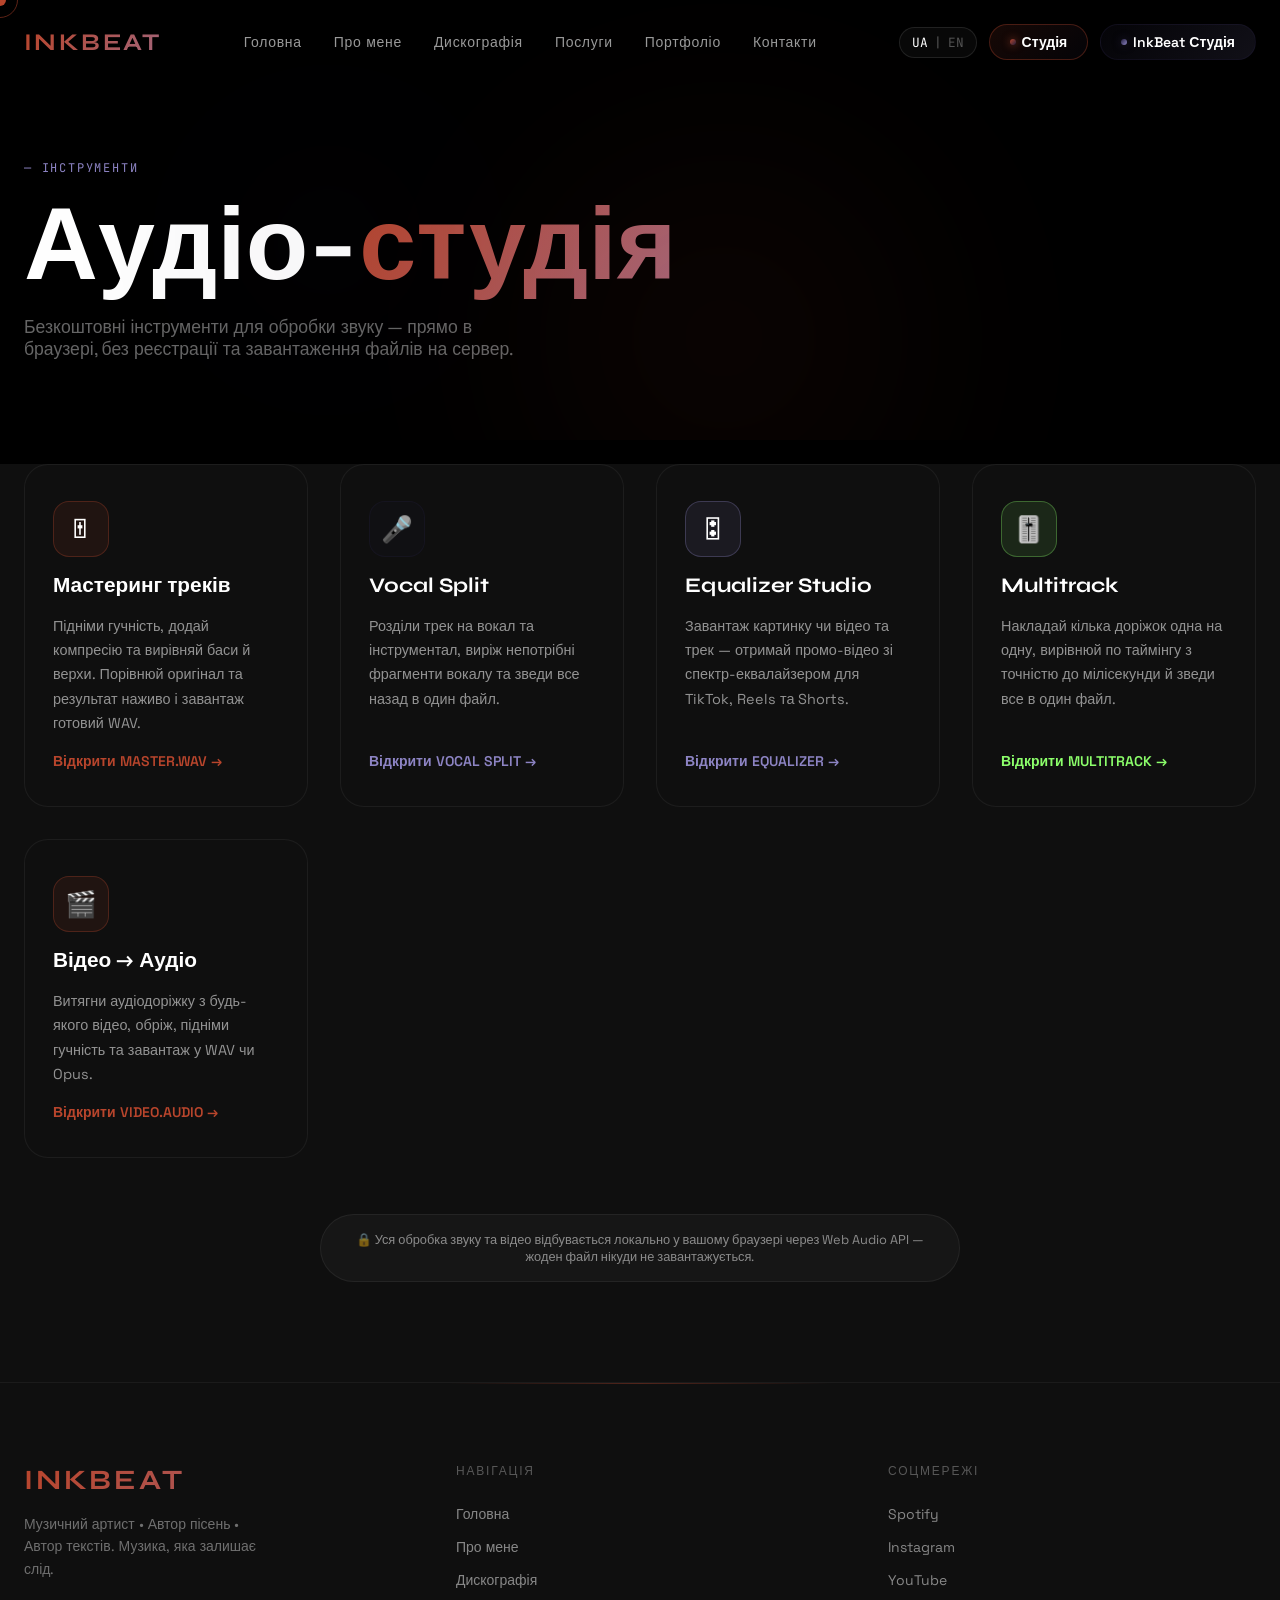
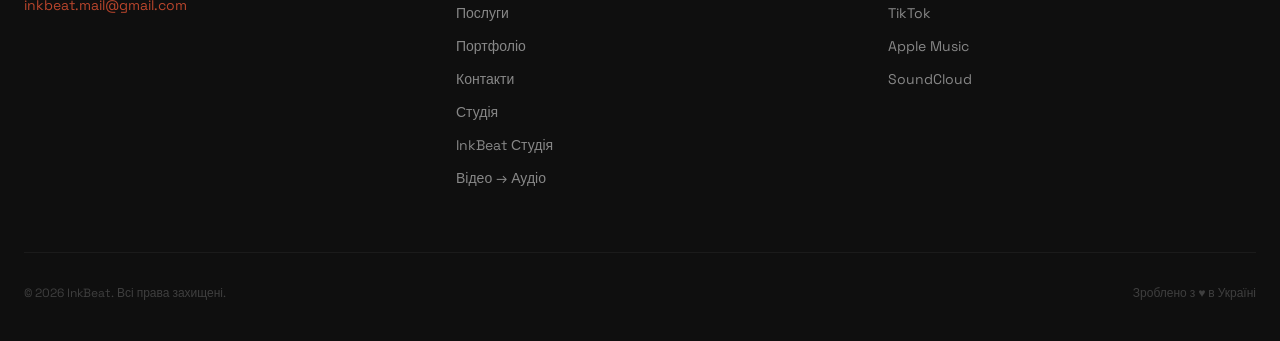
<file: pages/master/index.html>
<!DOCTYPE html>
<html lang="uk">
<head>
  <meta charset="UTF-8"/>
  <meta name="viewport" content="width=device-width, initial-scale=1.0"/>
  <title>Аудіо-студія — Мастеринг, Vocal Split, Equalizer | INKBEAT</title>
  <meta name="description" content="Безкоштовні аудіо-інструменти від InkBeat: мастеринг треків, розділення вокалу та генератор відео-еквалайзера. Все працює прямо у браузері."/>
  <link rel="icon" href="../../public/favicon-optimized.jpg"/>
  <link rel="preconnect" href="https://fonts.googleapis.com"/>
  <link rel="preconnect" href="https://fonts.gstatic.com" crossorigin/>
  <link href="https://fonts.googleapis.com/css2?family=Space+Grotesk:wght@300;400;500;600;700&family=Syne:wght@400;500;600;700;800&family=JetBrains+Mono:wght@300;400;500&display=swap" rel="stylesheet"/>
  <link rel="stylesheet" href="../../css/style.css"/>
  <style>
    .tool-grid { display: grid; grid-template-columns: repeat(auto-fit, minmax(250px, 1fr)); gap: 32px; margin-top: 24px; }
    .tool-card {
      background: var(--s100);
      border: 1px solid rgba(255,255,255,.06);
      border-radius: 24px;
      padding: 36px 28px;
      text-decoration: none;
      color: inherit;
      display: flex;
      flex-direction: column;
      gap: 16px;
      transition: transform .3s, border-color .3s, box-shadow .3s;
    }
    .tool-card:hover { transform: translateY(-6px); border-color: rgba(184,69,44,.3); box-shadow: 0 20px 60px rgba(0,0,0,.5); }
    .tool-icon { width: 56px; height: 56px; border-radius: 16px; display: flex; align-items: center; justify-content: center; font-size: 1.6rem; }
    .tool-title { font-family: 'Syne', sans-serif; font-size: 1.3rem; font-weight: 700; color: #fff; }
    .tool-desc { color: rgba(255,255,255,.55); font-size: .9rem; line-height: 1.7; flex-grow: 1; }
    .tool-cta { display: inline-flex; align-items: center; gap: 8px; font-weight: 600; font-size: .875rem; }
    .privacy-strip {
      display: flex; align-items: center; justify-content: center; gap: 10px;
      margin-top: 56px; padding: 16px 24px; border-radius: 999px;
      background: rgba(255,255,255,.03); border: 1px solid rgba(255,255,255,.06);
      color: rgba(255,255,255,.5); font-size: .8rem; text-align: center; max-width: 640px; margin-left: auto; margin-right: auto;
    }
    @media (max-width: 560px) { .tool-grid { grid-template-columns: 1fr; } }
  </style>
</head>
<body>

<div class="cursor-dot"></div>
<div class="cursor-ring"></div>

<div id="loading-screen" data-stage="0">
  <div class="loading-glow"></div>
  <div class="loading-eq">
    <span></span><span></span><span></span><span></span><span></span><span></span><span></span><span></span><span></span>
  </div>
  <div class="loading-wordmark">
    <span class="loading-letter gradient-text" style="animation-delay:.3s">I</span>
    <span class="loading-letter gradient-text" style="animation-delay:.35s">N</span>
    <span class="loading-letter gradient-text" style="animation-delay:.4s">K</span>
    <span class="loading-letter gradient-text" style="animation-delay:.45s">B</span>
    <span class="loading-letter gradient-text" style="animation-delay:.5s">E</span>
    <span class="loading-letter gradient-text" style="animation-delay:.55s">A</span>
    <span class="loading-letter gradient-text" style="animation-delay:.6s">T</span>
  </div>
  <div class="loading-meta">
    <div class="loading-bar-wrap"><div class="loading-bar" style="width:0%"></div></div>
    <div class="loading-pct">0%</div>
  </div>
</div>

<nav id="navbar">
  <div class="nav-inner">
    <a href="../../index.html" class="nav-logo gradient-text">INKBEAT</a>
    <div class="nav-links">
      <a href="../../index.html" data-i18n="nav.home">Головна</a>
      <a href="../about.html" data-i18n="nav.about">Про мене</a>
      <a href="../discography.html" data-i18n="nav.discography">Дискографія</a>
      <a href="../services.html" data-i18n="nav.services">Послуги</a>
      <a href="../portfolio.html" data-i18n="nav.portfolio">Портфоліо</a>
      <a href="../contact.html" data-i18n="nav.contact">Контакти</a>
    </div>
    <div class="nav-right">
      <div class="lang-btn">
        <span class="lang-ua lang-toggle active" data-lang="uk">UA</span>
        <span class="lang-sep">|</span>
        <span class="lang-en lang-toggle" data-lang="en">EN</span>
      </div>
      <a href="index.html" class="nav-order nav-master active"><span class="nav-master-dot"></span><span data-i18n="nav.master">Мастеринг</span></a><a href="../studio/index.html" class="nav-order nav-studio"><span class="nav-master-dot"></span><span data-i18n="nav.studio">Studio</span></a>
    </div>
    <button class="burger"><svg width="24" height="24" fill="none" stroke="currentColor" stroke-width="2" viewBox="0 0 24 24"><line x1="3" y1="6" x2="21" y2="6"/><line x1="3" y1="12" x2="21" y2="12"/><line x1="3" y1="18" x2="21" y2="18"/></svg></button>
  </div>
</nav>

<div class="mobile-menu">
  <button class="mobile-close"><svg width="28" height="28" fill="none" stroke="currentColor" stroke-width="2" viewBox="0 0 24 24"><line x1="18" y1="6" x2="6" y2="18"/><line x1="6" y1="6" x2="18" y2="18"/></svg></button>
  <a href="../../index.html" data-i18n="nav.home">Головна</a>
  <a href="../about.html" data-i18n="nav.about">Про мене</a>
  <a href="../discography.html" data-i18n="nav.discography">Дискографія</a>
  <a href="../services.html" data-i18n="nav.services">Послуги</a>
  <a href="../portfolio.html" data-i18n="nav.portfolio">Портфоліо</a>
  <a href="../contact.html" data-i18n="nav.contact">Контакти</a>
  <a href="index.html" data-i18n="nav.master">Мастеринг</a>
  <a href="../studio/index.html" data-i18n="nav.studio">Studio</a>
  <div class="mobile-lang-switch">
    <span class="lang-ua lang-toggle active" data-lang="uk">UA</span>
    <span class="lang-sep">|</span>
    <span class="lang-en lang-toggle" data-lang="en">EN</span>
  </div>
</div>

<section class="page-header">
  <div class="page-header-orb" style="top:20%;right:20%;width:600px;height:500px;background:radial-gradient(circle,#B8452C,transparent 70%)"></div>
  <div class="page-header-orb" style="bottom:0;left:10%;width:400px;height:400px;background:radial-gradient(circle,#241F3D,transparent 70%)"></div>
  <div class="container">
    <div class="reveal">
      <div class="page-label" style="color:var(--violet)" data-i18n-local="pageLabel">— Інструменти</div>
      <h1 class="page-title" data-i18n-local-html="pageTitleHtml">Аудіо-<span class="gradient-text">студія</span></h1>
      <p class="page-sub" data-i18n-local="pageSub">Безкоштовні інструменти для обробки звуку — прямо в браузері, без реєстрації та завантаження файлів на сервер.</p>
    </div>
  </div>
</section>

<section class="section" style="background:var(--s100);padding-top:0">
  <div class="container">
    <div class="tool-grid">

      <a href="mastering.html" class="tool-card reveal">
        <div class="tool-icon" style="background:rgba(184,69,44,.1);border:1px solid rgba(184,69,44,.3)">🎚</div>
        <div class="tool-title" data-i18n-local="masteringTitle">Мастеринг треків</div>
        <p class="tool-desc" data-i18n-local="masteringDesc">Підніми гучність, додай компресію та вирівняй баси й верхи. Порівнюй оригінал та результат наживо і завантаж готовий WAV.</p>
        <span class="tool-cta" style="color:var(--brick)" data-i18n-local="masteringCta">Відкрити MASTER.WAV →</span>
      </a>

      <a href="vocal-split.html" class="tool-card reveal" style="transition-delay:.1s">
        <div class="tool-icon" style="background:rgba(36,31,61,.1);border:1px solid rgba(36,31,61,.3)">🎤</div>
        <div class="tool-title">Vocal Split</div>
        <p class="tool-desc" data-i18n-local="vocalDesc">Розділи трек на вокал та інструментал, виріж непотрібні фрагменти вокалу та зведи все назад в один файл.</p>
        <span class="tool-cta" style="color:var(--violet)" data-i18n-local="vocalCta">Відкрити VOCAL SPLIT →</span>
      </a>

      <a href="equalizer-studio.html" class="tool-card reveal" style="transition-delay:.2s">
        <div class="tool-icon" style="background:rgba(141,132,196,.1);border:1px solid rgba(141,132,196,.3)">🎛</div>
        <div class="tool-title">Equalizer Studio</div>
        <p class="tool-desc" data-i18n-local="eqDesc">Завантаж картинку чи відео та трек — отримай промо-відео зі спектр-еквалайзером для TikTok, Reels та Shorts.</p>
        <span class="tool-cta" style="color:var(--violet)" data-i18n-local="eqCta">Відкрити EQUALIZER →</span>
      </a>

      <a href="multitrack.html" class="tool-card reveal" style="transition-delay:.3s">
        <div class="tool-icon" style="background:rgba(140,255,107,.1);border:1px solid rgba(140,255,107,.3)">🎚️</div>
        <div class="tool-title">Multitrack</div>
        <p class="tool-desc" data-i18n-local="mtDesc">Накладай кілька доріжок одна на одну, вирівнюй по таймінгу з точністю до мілісекунди й зведи все в один файл.</p>
        <span class="tool-cta" style="color:#8CFF6B" data-i18n-local="mtCta">Відкрити MULTITRACK →</span>
      </a>

      <a href="video-to-audio.html" class="tool-card reveal" style="transition-delay:.4s">
        <div class="tool-icon" style="background:rgba(184,69,44,.1);border:1px solid rgba(184,69,44,.3)">🎬</div>
        <div class="tool-title" data-i18n-local="vtaTitle">Відео → Аудіо</div>
        <p class="tool-desc" data-i18n-local="vtaDesc">Витягни аудіодоріжку з будь-якого відео, обріж, підніми гучність та завантаж у WAV чи Opus.</p>
        <span class="tool-cta" style="color:var(--brick)" data-i18n-local="vtaCta">Відкрити VIDEO.AUDIO →</span>
      </a>

    </div>

    <div class="privacy-strip reveal" data-i18n-local="privacyStrip">
      🔒 Уся обробка звуку та відео відбувається локально у вашому браузері через Web Audio API — жоден файл нікуди не завантажується.
    </div>
  </div>
</section>

<footer>
  <div class="container">
    <div class="footer-grid">
      <div>
        <div class="footer-brand-name gradient-text">INKBEAT</div>
        <p class="footer-desc" data-i18n="footer.desc">Музичний артист • Автор пісень • Автор текстів. Музика, яка залишає слід.</p>
        <a href="mailto:inkbeat.mail@gmail.com" class="footer-email">inkbeat.mail@gmail.com</a>
      </div>
      <div>
        <div class="footer-col-title" data-i18n="footer.nav">Навігація</div>
        <ul class="footer-links">
          <li><a href="../../index.html" data-i18n="nav.home">Головна</a></li>
          <li><a href="../about.html" data-i18n="nav.about">Про мене</a></li>
          <li><a href="../discography.html" data-i18n="nav.discography">Дискографія</a></li>
          <li><a href="../services.html" data-i18n="nav.services">Послуги</a></li>
          <li><a href="../portfolio.html" data-i18n="nav.portfolio">Портфоліо</a></li>
          <li><a href="../contact.html" data-i18n="nav.contact">Контакти</a></li>
          <li><a href="index.html" data-i18n="nav.master">Мастеринг</a></li><li><a href="../studio/index.html" data-i18n="nav.studio">Studio</a></li><li><a href="video-to-audio.html" data-i18n="nav.videoAudio">Video → Audio</a></li>
        </ul>
      </div>
      <div>
        <div class="footer-col-title" data-i18n="footer.socials">Соцмережі</div>
        <ul class="footer-links footer-social-links">
          <li><a href="https://open.spotify.com/artist/6hkNwIjIfDcMDp5AObEbO9" target="_blank" rel="noopener">Spotify</a></li>
          <li><a href="https://www.instagram.com/_.inkbeat._/" target="_blank" rel="noopener">Instagram</a></li>
          <li><a href="https://www.youtube.com/@1nkBeat12/shorts" target="_blank" rel="noopener">YouTube</a></li>
          <li><a href="https://www.tiktok.com/@inkbeat_" target="_blank" rel="noopener">TikTok</a></li>
          <li><a href="https://music.apple.com/ua/artist/inkbeat/1850263830?l=uk" target="_blank" rel="noopener">Apple Music</a></li>
          <li><a href="https://soundcloud.com/akabbvwcbvle" target="_blank" rel="noopener">SoundCloud</a></li>
        </ul>
      </div>
    </div>
    <div class="footer-bottom">
      <p class="footer-copy">© <span id="year"></span> InkBeat. <span data-i18n="footer.rights">Всі права захищені.</span></p>
      <p class="footer-copy" data-i18n="footer.made">Зроблено з ♥ в Україні</p>
    </div>
  </div>
</footer>

<script src="../../js/main.js"></script>
<script>document.getElementById('year').textContent = new Date().getFullYear()</script>
<script>
const IL = {
  uk: {
    pageLabel: '— Інструменти',
    pageTitleHtml: 'Аудіо-<span class="gradient-text">студія</span>',
    pageSub: 'Безкоштовні інструменти для обробки звуку — прямо в браузері, без реєстрації та завантаження файлів на сервер.',
    masteringTitle: 'Мастеринг треків',
    masteringDesc: 'Підніми гучність, додай компресію та вирівняй баси й верхи. Порівнюй оригінал та результат наживо і завантаж готовий WAV.',
    masteringCta: 'Відкрити MASTER.WAV →',
    vocalDesc: 'Розділи трек на вокал та інструментал, виріж непотрібні фрагменти вокалу та зведи все назад в один файл.',
    vocalCta: 'Відкрити VOCAL SPLIT →',
    eqDesc: 'Завантаж картинку чи відео та трек — отримай промо-відео зі спектр-еквалайзером для TikTok, Reels та Shorts.',
    eqCta: 'Відкрити EQUALIZER →',
    mtDesc: 'Накладай кілька доріжок одна на одну, вирівнюй по таймінгу з точністю до мілісекунди й зведи все в один файл.',
    mtCta: 'Відкрити MULTITRACK →',
    vtaTitle: 'Відео → Аудіо',
    vtaDesc: 'Витягни аудіодоріжку з будь-якого відео, обріж, підніми гучність та завантаж у WAV чи Opus.',
    vtaCta: 'Відкрити VIDEO.AUDIO →',
    privacyStrip: '🔒 Уся обробка звуку та відео відбувається локально у вашому браузері через Web Audio API — жоден файл нікуди не завантажується.'
  },
  en: {
    pageLabel: '— Tools',
    pageTitleHtml: 'Audio <span class="gradient-text">Studio</span>',
    pageSub: 'Free sound-processing tools — right in your browser, no sign-up, no files uploaded to a server.',
    masteringTitle: 'Track mastering',
    masteringDesc: 'Boost loudness, add compression, and balance the bass and highs. Compare the original and the result live, then download the finished WAV.',
    masteringCta: 'Open MASTER.WAV →',
    vocalDesc: 'Split a track into vocal and instrumental, cut out unwanted vocal parts, and mix it all back into one file.',
    vocalCta: 'Open VOCAL SPLIT →',
    eqDesc: 'Upload a picture or video and a track — get a promo video with a spectrum equalizer for TikTok, Reels, and Shorts.',
    eqCta: 'Open EQUALIZER →',
    mtDesc: 'Layer multiple tracks on top of each other, align them to the millisecond, and mix it all into one file.',
    mtCta: 'Open MULTITRACK →',
    vtaTitle: 'Video → Audio',
    vtaDesc: 'Extract the audio track from any video, trim it, boost the volume, and download it as WAV or Opus.',
    vtaCta: 'Open VIDEO.AUDIO →',
    privacyStrip: '🔒 All audio and video processing happens locally in your browser via the Web Audio API — no file is ever uploaded anywhere.'
  }
};
function applyLocalI18n(){
  const lang = localStorage.getItem('lang') || 'uk';
  document.querySelectorAll('[data-i18n-local]').forEach(el => {
    const k = el.getAttribute('data-i18n-local');
    if(IL[lang][k] !== undefined) el.textContent = IL[lang][k];
  });
  document.querySelectorAll('[data-i18n-local-html]').forEach(el => {
    const k = el.getAttribute('data-i18n-local-html');
    if(IL[lang][k] !== undefined) el.innerHTML = IL[lang][k];
  });
}
window.onLangChange = function(){ applyLocalI18n(); };
applyLocalI18n();
</script>
</body>
</html>
</file>
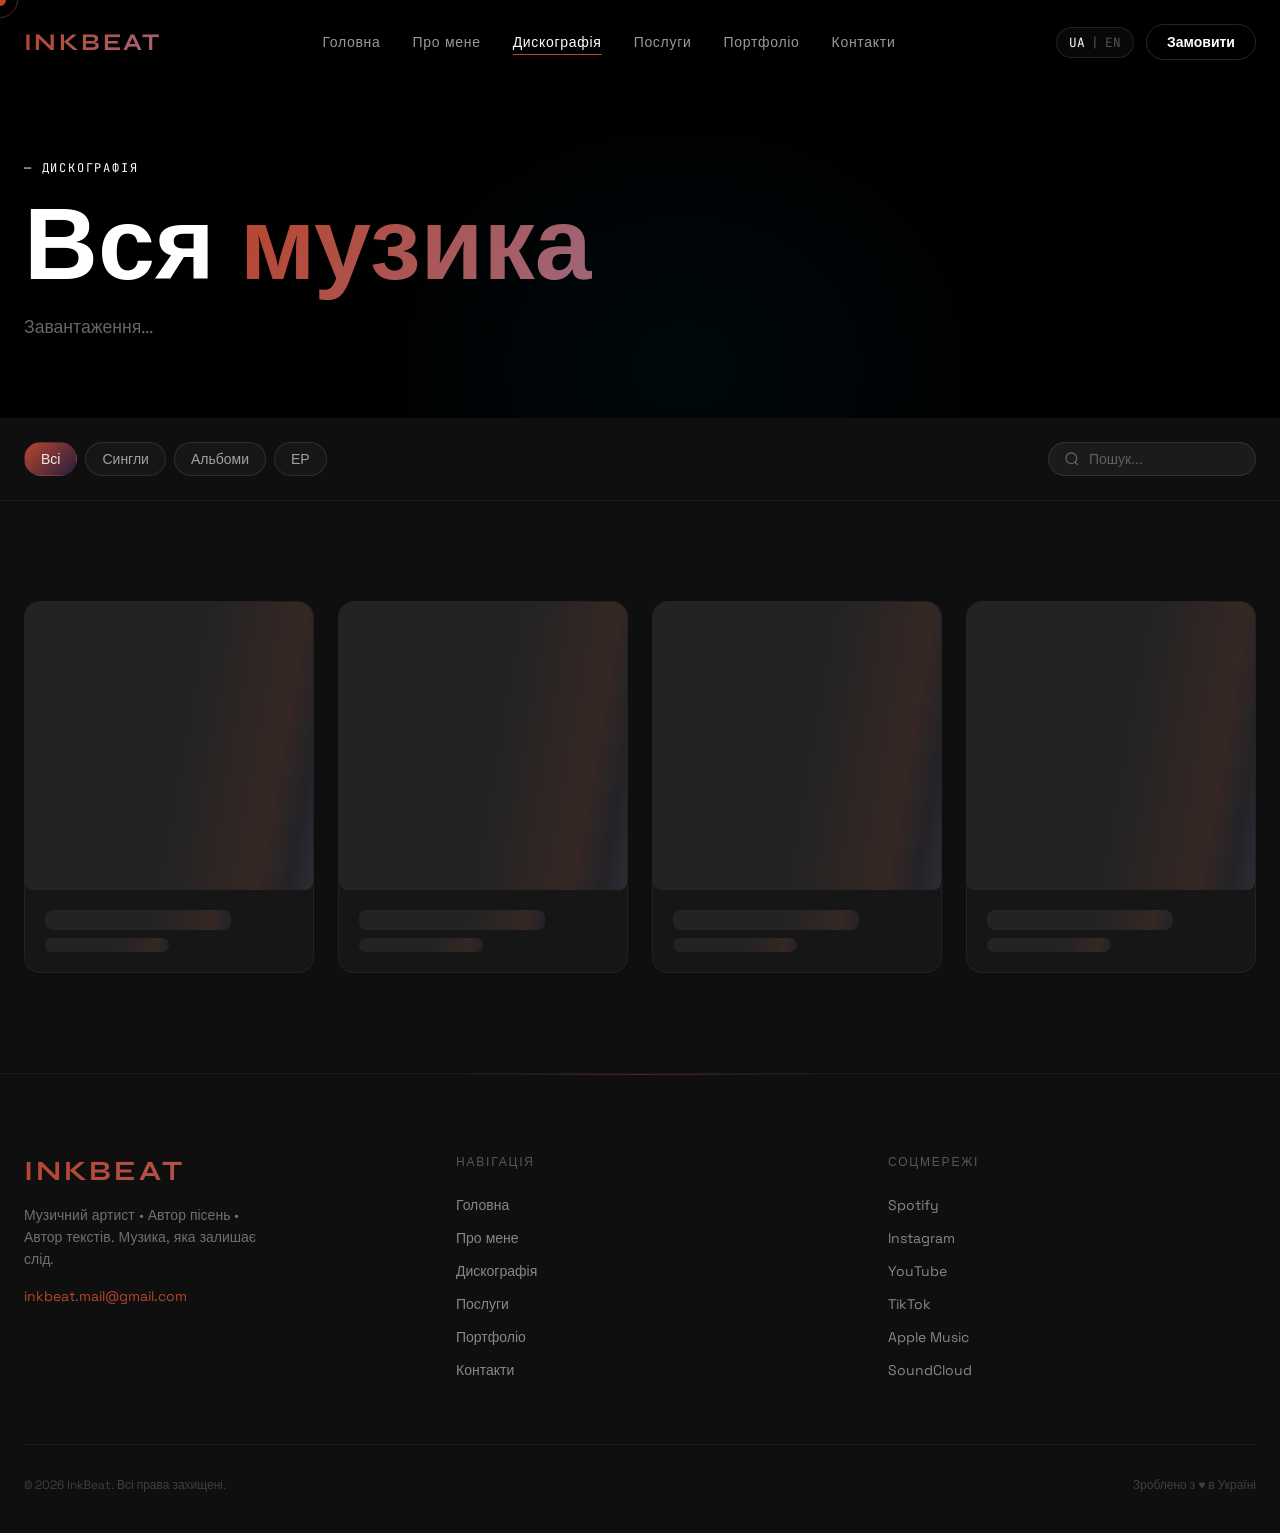
<file: discography.html>
<!DOCTYPE html>
<html lang="uk">
<head>
  <meta charset="UTF-8"/>
  <meta name="viewport" content="width=device-width, initial-scale=1.0"/>
  <title>Дискографія | InkBeat</title>
  <meta name="description" content="Вся музика InkBeat — альбоми, сингли та EP. Слухайте на Spotify."/>
  <link rel="icon" href="../public/favicon.ico"/>
  <link rel="preconnect" href="https://fonts.googleapis.com"/>
  <link rel="preconnect" href="https://fonts.gstatic.com" crossorigin/>
  <link href="https://fonts.googleapis.com/css2?family=Space+Grotesk:wght@300;400;500;600;700&family=Syne:wght@400;500;600;700;800&family=JetBrains+Mono:wght@300;400;500&display=swap" rel="stylesheet"/>
  <link rel="stylesheet" href="../css/style.css"/>
</head>
<body>

<div class="cursor-dot"></div>
<div class="cursor-ring"></div>

<div id="loading-screen">
  <div class="loading-letters">
    <span class="loading-letter gradient-text" style="animation-delay:.3s">I</span>
    <span class="loading-letter gradient-text" style="animation-delay:.35s">N</span>
    <span class="loading-letter gradient-text" style="animation-delay:.4s">K</span>
    <span class="loading-letter gradient-text" style="animation-delay:.45s">B</span>
    <span class="loading-letter gradient-text" style="animation-delay:.5s">E</span>
    <span class="loading-letter gradient-text" style="animation-delay:.55s">A</span>
    <span class="loading-letter gradient-text" style="animation-delay:.6s">T</span>
  </div>
  <div class="loading-bar-wrap"><div class="loading-bar" style="width:0%"></div></div>
  <div class="loading-pct">0%</div>
</div>

<nav id="navbar">
  <div class="nav-inner">
    <a href="../index.html" class="nav-logo gradient-text">INKBEAT</a>
    <div class="nav-links">
      <a href="../index.html" data-i18n="nav.home">Головна</a>
      <a href="about.html" data-i18n="nav.about">Про мене</a>
      <a href="discography.html" class="active" data-i18n="nav.discography">Дискографія</a>
      <a href="services.html" data-i18n="nav.services">Послуги</a>
      <a href="portfolio.html" data-i18n="nav.portfolio">Портфоліо</a>
      <a href="contact.html" data-i18n="nav.contact">Контакти</a>
    </div>
    <div class="nav-right">
      <div class="lang-btn">
        <span class="lang-ua lang-toggle active" data-lang="uk">UA</span>
        <span class="lang-sep">|</span>
        <span class="lang-en lang-toggle" data-lang="en">EN</span>
      </div>
      <a href="contact.html" class="nav-order" data-i18n="nav.order">Замовити</a>
    </div>
    <button class="burger"><svg width="24" height="24" fill="none" stroke="currentColor" stroke-width="2" viewBox="0 0 24 24"><line x1="3" y1="6" x2="21" y2="6"/><line x1="3" y1="12" x2="21" y2="12"/><line x1="3" y1="18" x2="21" y2="18"/></svg></button>
  </div>
</nav>

<div class="mobile-menu">
  <button class="mobile-close"><svg width="28" height="28" fill="none" stroke="currentColor" stroke-width="2" viewBox="0 0 24 24"><line x1="18" y1="6" x2="6" y2="18"/><line x1="6" y1="6" x2="18" y2="18"/></svg></button>
  <a href="../index.html" data-i18n="nav.home">Головна</a>
  <a href="about.html" data-i18n="nav.about">Про мене</a>
  <a href="discography.html" data-i18n="nav.discography">Дискографія</a>
  <a href="services.html" data-i18n="nav.services">Послуги</a>
  <a href="portfolio.html" data-i18n="nav.portfolio">Портфоліо</a>
  <a href="contact.html" data-i18n="nav.contact">Контакти</a>
</div>

<section class="page-header">
  <div class="page-header-orb" style="top:40%;left:30%;width:600px;height:400px;background:radial-gradient(ellipse,#00BFFF,transparent 70%)"></div>
  <div class="container">
    <div class="reveal">
      <div class="page-label" style="color:var(--blue)">— Дискографія</div>
      <h1 class="page-title">Вся <span class="gradient-text">музика</span></h1>
      <p class="page-sub" id="disco-count">Завантаження...</p>
    </div>
  </div>
</section>

<div class="disco-controls">
  <div class="container">
    <div class="disco-controls-inner">
      <div class="filter-btns">
        <button class="filter-btn active" data-filter="all">Всі</button>
        <button class="filter-btn" data-filter="single">Сингли</button>
        <button class="filter-btn" data-filter="album">Альбоми</button>
        <button class="filter-btn" data-filter="compilation">EP</button>
      </div>
      <div class="search-wrap">
        <svg width="16" height="16" fill="none" stroke="currentColor" stroke-width="2" viewBox="0 0 24 24"><circle cx="11" cy="11" r="8"/><path d="m21 21-4.35-4.35"/></svg>
        <input type="text" class="search-input" id="disco-search" placeholder="Пошук..."/>
      </div>
    </div>
  </div>
</div>

<section class="section" style="background:var(--s100)">
  <div class="container">
    <div id="disco-grid" class="disco-grid">
      <div class="release-card"><div class="skeleton" style="aspect-ratio:1"></div><div style="padding:20px"><div class="skeleton" style="height:20px;width:75%;margin-bottom:8px"></div><div class="skeleton" style="height:14px;width:50%"></div></div></div>
      <div class="release-card"><div class="skeleton" style="aspect-ratio:1"></div><div style="padding:20px"><div class="skeleton" style="height:20px;width:75%;margin-bottom:8px"></div><div class="skeleton" style="height:14px;width:50%"></div></div></div>
      <div class="release-card"><div class="skeleton" style="aspect-ratio:1"></div><div style="padding:20px"><div class="skeleton" style="height:20px;width:75%;margin-bottom:8px"></div><div class="skeleton" style="height:14px;width:50%"></div></div></div>
      <div class="release-card"><div class="skeleton" style="aspect-ratio:1"></div><div style="padding:20px"><div class="skeleton" style="height:20px;width:75%;margin-bottom:8px"></div><div class="skeleton" style="height:14px;width:50%"></div></div></div>
    </div>
  </div>
</section>


<footer>
  <div class="container">
    <div class="footer-grid">
      <div>
        <div class="footer-brand-name gradient-text">INKBEAT</div>
        <p class="footer-desc">Музичний артист • Автор пісень • Автор текстів. Музика, яка залишає слід.</p>
        <a href="mailto:inkbeat.mail@gmail.com" class="footer-email">inkbeat.mail@gmail.com</a>
      </div>
      <div>
        <div class="footer-col-title">Навігація</div>
        <ul class="footer-links">
          <li><a href="../index.html">Головна</a></li>
          <li><a href="about.html">Про мене</a></li>
          <li><a href="discography.html">Дискографія</a></li>
          <li><a href="services.html">Послуги</a></li>
          <li><a href="portfolio.html">Портфоліо</a></li>
          <li><a href="contact.html">Контакти</a></li>
        </ul>
      </div>
      <div>
        <div class="footer-col-title">Соцмережі</div>
        <ul class="footer-links footer-social-links">
          <li><a href="https://open.spotify.com/artist/6hkNwIjIfDcMDp5AObEbO9" target="_blank" rel="noopener">Spotify</a></li>
          <li><a href="https://www.instagram.com/_.inkbeat._/" target="_blank" rel="noopener">Instagram</a></li>
          <li><a href="https://www.youtube.com/@1nkBeat12/shorts" target="_blank" rel="noopener">YouTube</a></li>
          <li><a href="https://www.tiktok.com/@inkbeat_" target="_blank" rel="noopener">TikTok</a></li>
          <li><a href="https://music.apple.com/ua/artist/inkbeat/1850263830?l=uk" target="_blank" rel="noopener">Apple Music</a></li>
          <li><a href="https://soundcloud.com/akabbvwcbvle" target="_blank" rel="noopener">SoundCloud</a></li>
        </ul>
      </div>
    </div>
    <div class="footer-bottom">
      <p class="footer-copy">© <span id="year"></span> InkBeat. Всі права захищені.</p>
      <p class="footer-copy">Зроблено з ♥ в Україні</p>
    </div>
  </div>
</footer>

<script src="../js/main.js"></script>
<script>
document.getElementById('year').textContent = new Date().getFullYear()

let allAlbums = []
let currentFilter = 'all'
let currentSearch = ''

function renderGrid() {
  const grid = document.getElementById('disco-grid')
  const filtered = allAlbums.filter(a => {
    const matchFilter = currentFilter === 'all' || a.album_type === currentFilter
    const matchSearch = a.name.toLowerCase().includes(currentSearch.toLowerCase())
    return matchFilter && matchSearch
  })

  if (!filtered.length) {
    grid.innerHTML = `<div class="disco-empty" style="grid-column:1/-1">Нічого не знайдено</div>`
    return
  }

  grid.innerHTML = filtered.map(a => {
    const img = a.images?.[0]?.url
    const typeLabel = { album:'Альбом', single:'Сингл', compilation:'EP' }[a.album_type] || a.album_type
    return `
      <div class="release-card">
        <div class="release-img">
          ${img ? `<img src="${img}" alt="${a.name}" loading="lazy">` : `<div class="release-placeholder">♪</div>`}
          <span class="release-type-badge">${typeLabel}</span>
        </div>
        <div class="release-info">
          <div class="release-name">${a.name}</div>
          <div class="release-date">${new Date(a.release_date).toLocaleDateString('uk-UA',{year:'numeric',month:'long',day:'numeric'})}</div>
          <button onclick="toggleEmbed('${a.id}',this)" style="background:none;border:none;cursor:pointer;color:var(--blue);font-size:.75rem;margin-bottom:12px;padding:0">Слухати ▶</button>
          <div id="embed-${a.id}" style="display:none;margin-bottom:12px">
            <iframe src="https://open.spotify.com/embed/album/${a.id}?utm_source=generator&theme=0" width="100%" height="80" frameborder="0" allow="autoplay;clipboard-write;encrypted-media;fullscreen;picture-in-picture" loading="lazy" style="border-radius:12px;display:block"></iframe>
          </div>
          <a href="${a.external_urls.spotify}" target="_blank" rel="noopener noreferrer" class="release-spotify-link">Відкрити в Spotify ↗</a>
        </div>
      </div>`
  }).join('')
}

function toggleEmbed(id, btn) {
  const embed = document.getElementById('embed-' + id)
  const isOpen = embed.style.display !== 'none'
  embed.style.display = isOpen ? 'none' : 'block'
  btn.textContent = isOpen ? 'Слухати ▶' : 'Сховати ↑'
}

async function loadDiscography() {
  const data = await fetchSpotify()
  const countEl = document.getElementById('disco-count')

  if (!data || !data.albums) {
    document.getElementById('disco-grid').innerHTML = `<div class="disco-empty" style="grid-column:1/-1">♪<br><br>Не вдалося завантажити релізи.<br><small>Перевірте налаштування Spotify API.</small></div>`
    if (countEl) countEl.textContent = 'Помилка завантаження'
    return
  }

  allAlbums = data.albums
  if (countEl) countEl.textContent = `${allAlbums.length} релізів • Автоматично зі Spotify`
  renderGrid()
  initReveal()
}

document.querySelectorAll('.filter-btn').forEach(btn => {
  btn.addEventListener('click', () => {
    document.querySelectorAll('.filter-btn').forEach(b => b.classList.remove('active'))
    btn.classList.add('active')
    currentFilter = btn.dataset.filter
    renderGrid()
  })
})

document.getElementById('disco-search').addEventListener('input', e => {
  currentSearch = e.target.value
  renderGrid()
})

loadDiscography()
</script>
</body>
</html>
</file>
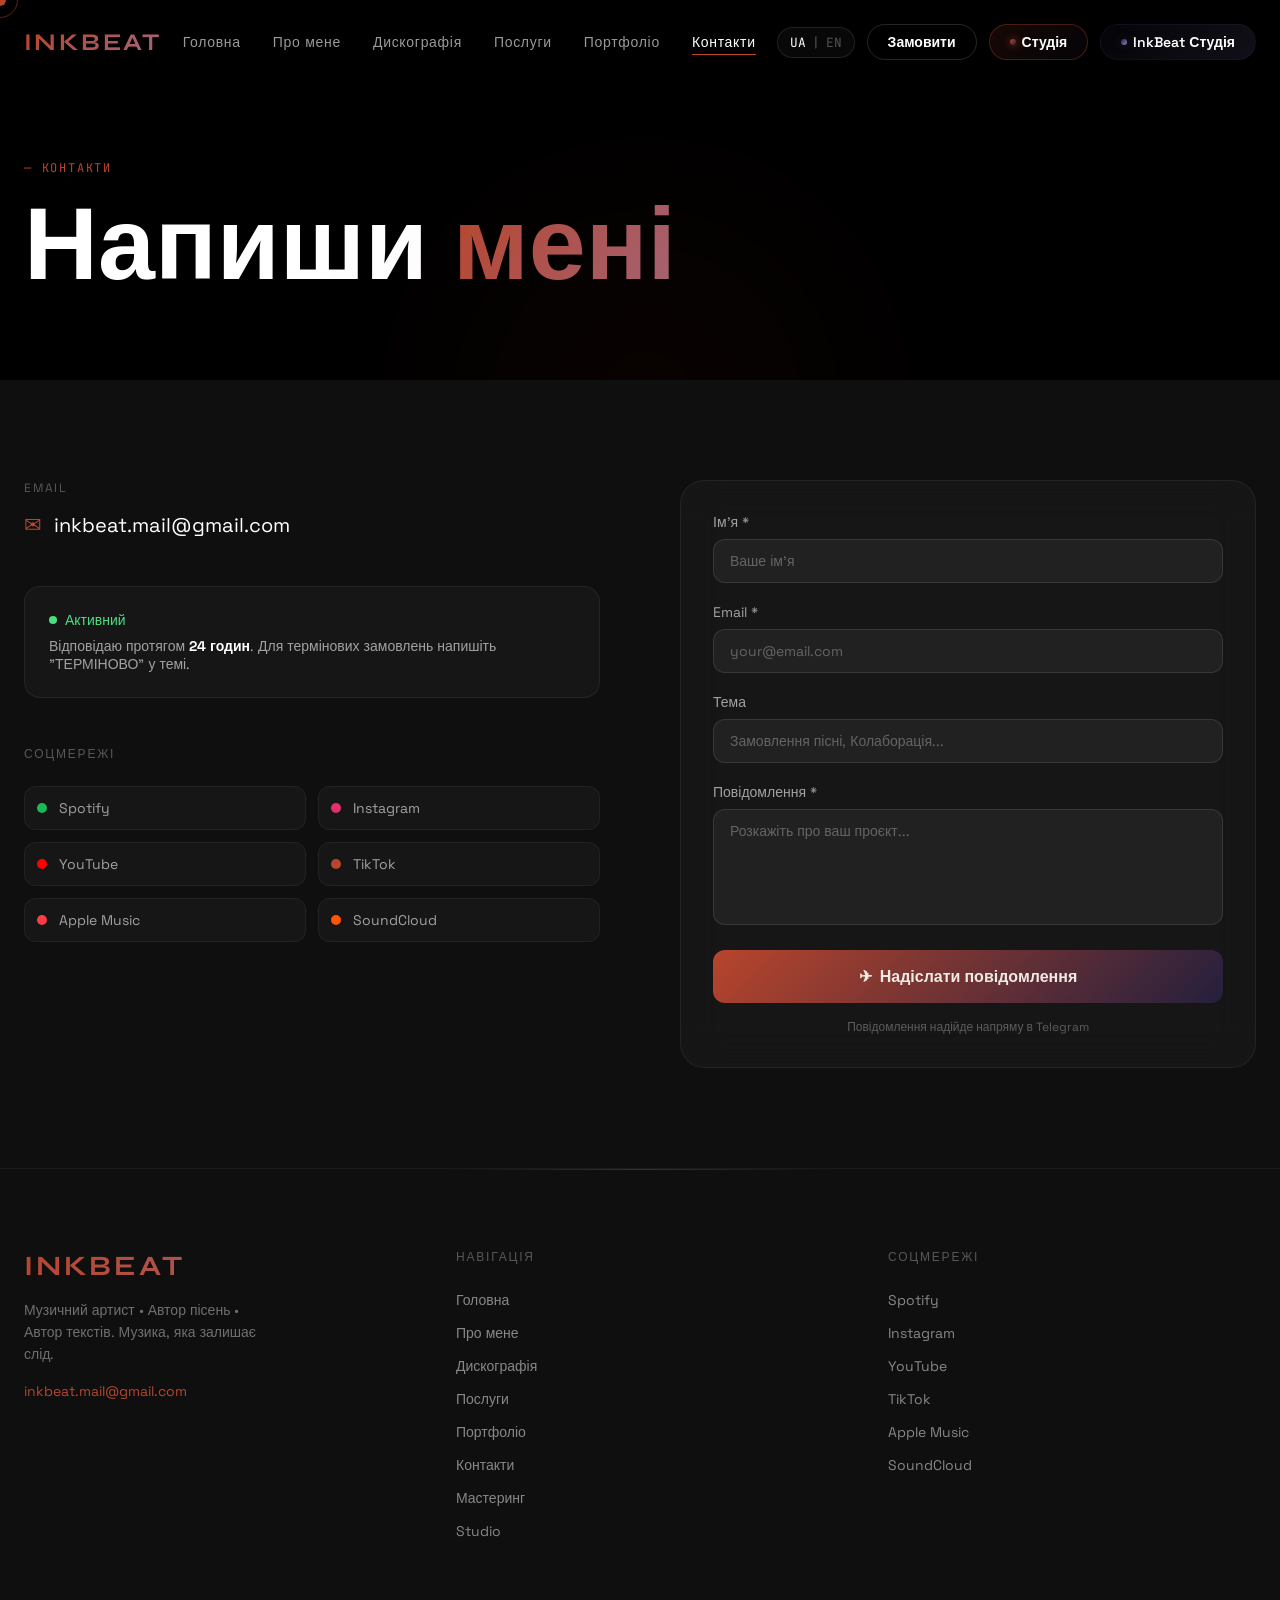
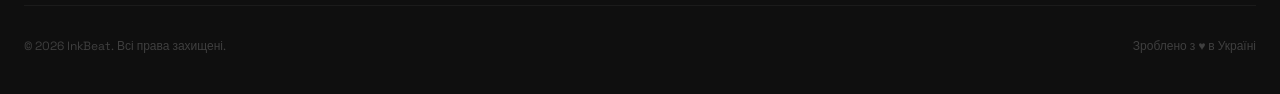
<file: pages/contact.html>
<!DOCTYPE html>
<html lang="uk">
<head>
  <meta charset="UTF-8"/>
  <meta name="viewport" content="width=device-width, initial-scale=1.0"/>
  <title>Контакти | InkBeat</title>
  <meta name="description" content="Зв'яжіться з InkBeat для замовлення пісень, текстів або колаборацій."/>
  <link rel="icon" href="../public/favicon-optimized.jpg"/>
  <link rel="preconnect" href="https://fonts.googleapis.com"/>
  <link rel="preconnect" href="https://fonts.gstatic.com" crossorigin/>
  <link href="https://fonts.googleapis.com/css2?family=Space+Grotesk:wght@300;400;500;600;700&family=Syne:wght@400;500;600;700;800&family=JetBrains+Mono:wght@300;400;500&display=swap" rel="stylesheet"/>
  <link rel="stylesheet" href="../css/style.css"/>
</head>
<body>

<div class="cursor-dot"></div>
<div class="cursor-ring"></div>

<div id="loading-screen" data-stage="0">
  <div class="loading-glow"></div>
  <div class="loading-eq">
    <span></span><span></span><span></span><span></span><span></span><span></span><span></span><span></span><span></span>
  </div>
  <div class="loading-wordmark">
    <span class="loading-letter gradient-text" style="animation-delay:.3s">I</span>
    <span class="loading-letter gradient-text" style="animation-delay:.35s">N</span>
    <span class="loading-letter gradient-text" style="animation-delay:.4s">K</span>
    <span class="loading-letter gradient-text" style="animation-delay:.45s">B</span>
    <span class="loading-letter gradient-text" style="animation-delay:.5s">E</span>
    <span class="loading-letter gradient-text" style="animation-delay:.55s">A</span>
    <span class="loading-letter gradient-text" style="animation-delay:.6s">T</span>
  </div>
  <div class="loading-meta">
    <div class="loading-bar-wrap"><div class="loading-bar" style="width:0%"></div></div>
    <div class="loading-pct">0%</div>
  </div>
</div>

<nav id="navbar">
  <div class="nav-inner">
    <a href="../index.html" class="nav-logo gradient-text">INKBEAT</a>
    <div class="nav-links">
      <a href="../index.html" data-i18n="nav.home">Головна</a>
      <a href="about.html" data-i18n="nav.about">Про мене</a>
      <a href="discography.html" data-i18n="nav.discography">Дискографія</a>
      <a href="services.html" data-i18n="nav.services">Послуги</a>
      <a href="portfolio.html" data-i18n="nav.portfolio">Портфоліо</a>
      <a href="contact.html" class="active" data-i18n="nav.contact">Контакти</a>
    </div>
    <div class="nav-right">
      <div class="lang-btn">
        <span class="lang-ua lang-toggle active" data-lang="uk">UA</span>
        <span class="lang-sep">|</span>
        <span class="lang-en lang-toggle" data-lang="en">EN</span>
      </div>
      <a href="contact.html" class="nav-order" data-i18n="nav.order">Замовити</a>
      <a href="master/index.html" class="nav-order nav-master"><span class="nav-master-dot"></span><span data-i18n="nav.master">Мастеринг</span></a><a href="studio/index.html" class="nav-order nav-studio"><span class="nav-master-dot"></span><span data-i18n="nav.studio">Studio</span></a>
    </div>
    <button class="burger">
      <svg width="24" height="24" fill="none" stroke="currentColor" stroke-width="2" viewBox="0 0 24 24">
        <line x1="3" y1="6" x2="21" y2="6"/>
        <line x1="3" y1="12" x2="21" y2="12"/>
        <line x1="3" y1="18" x2="21" y2="18"/>
      </svg>
    </button>
  </div>
</nav>

<div class="mobile-menu">
  <button class="mobile-close">
    <svg width="28" height="28" fill="none" stroke="currentColor" stroke-width="2" viewBox="0 0 24 24">
      <line x1="18" y1="6" x2="6" y2="18"/>
      <line x1="6" y1="6" x2="18" y2="18"/>
    </svg>
  </button>
  <a href="../index.html" data-i18n="nav.home">Головна</a>
  <a href="about.html" data-i18n="nav.about">Про мене</a>
  <a href="discography.html" data-i18n="nav.discography">Дискографія</a>
  <a href="services.html" data-i18n="nav.services">Послуги</a>
  <a href="portfolio.html" data-i18n="nav.portfolio">Портфоліо</a>
  <a href="contact.html" data-i18n="nav.contact">Контакти</a>
  <a href="master/index.html" class="nav-master" data-i18n="nav.master">Мастеринг</a>
  <a href="studio/index.html" class="nav-studio" data-i18n="nav.studio">Studio</a>
  <div class="mobile-lang-switch">
    <span class="lang-ua lang-toggle active" data-lang="uk">UA</span>
    <span class="lang-sep">|</span>
    <span class="lang-en lang-toggle" data-lang="en">EN</span>
  </div>
</div>

<section class="page-header">
  <div class="page-header-orb" style="top:40%;right:30%;width:500px;height:500px;background:radial-gradient(circle,#B8452C,transparent 70%)"></div>
  <div class="container">
    <div class="reveal">
      <div class="page-label" style="color:var(--brick)">— Контакти</div>
      <h1 class="page-title">Напиши <span class="gradient-text">мені</span></h1>
    </div>
  </div>
</section>

<section class="section" style="background:var(--s100)">
  <div class="container">
    <div class="contact-grid">

      
      <div class="reveal-left">
        <div style="margin-bottom:48px">
          <div class="footer-col-title" style="margin-bottom:16px">Email</div>
          <a href="mailto:inkbeat.mail@gmail.com" class="contact-email-link">
            <span style="color:var(--brick);font-size:1.3rem">✉</span>
            inkbeat.mail@gmail.com
          </a>
        </div>

        <div class="status-card">
          <div class="status-dot-wrap">
            <div class="status-dot"></div>
            <span class="status-active">Активний</span>
          </div>
          <p class="status-text">
            Відповідаю протягом <strong style="color:#fff">24 годин</strong>.
            Для термінових замовлень напишіть "ТЕРМІНОВО" у темі.
          </p>
        </div>

        <div style="margin-top:48px">
          <div class="footer-col-title" style="margin-bottom:24px">Соцмережі</div>
          <div class="socials-grid">
            <a href="https://open.spotify.com/artist/6hkNwIjIfDcMDp5AObEbO9" target="_blank" rel="noopener" class="social-card">
              <span class="social-dot" style="background:#1DB954"></span>
              <span class="social-name">Spotify</span>
            </a>
            <a href="https://www.instagram.com/_.inkbeat._/" target="_blank" rel="noopener" class="social-card">
              <span class="social-dot" style="background:#E1306C"></span>
              <span class="social-name">Instagram</span>
            </a>
            <a href="https://www.youtube.com/@1nkBeat12/shorts" target="_blank" rel="noopener" class="social-card">
              <span class="social-dot" style="background:#FF0000"></span>
              <span class="social-name">YouTube</span>
            </a>
            <a href="https://www.tiktok.com/@inkbeat_" target="_blank" rel="noopener" class="social-card">
              <span class="social-dot" style="background:#B8452C"></span>
              <span class="social-name">TikTok</span>
            </a>
            <a href="https://music.apple.com/ua/artist/inkbeat/1850263830?l=uk" target="_blank" rel="noopener" class="social-card">
              <span class="social-dot" style="background:#FC3C44"></span>
              <span class="social-name">Apple Music</span>
            </a>
            <a href="https://soundcloud.com/akabbvwcbvle" target="_blank" rel="noopener" class="social-card">
              <span class="social-dot" style="background:#FF5500"></span>
              <span class="social-name">SoundCloud</span>
            </a>
          </div>
        </div>
      </div>

      <div class="reveal-right">
        <form class="contact-form" id="contact-form" onsubmit="handleSubmit(event)">

          <div id="form-status" style="display:none"></div>

          <div class="form-group">
            <label class="form-label">Ім'я *</label>
            <input type="text" id="f-name" class="form-input" placeholder="Ваше ім'я"/>
            <div class="form-error" id="err-name" style="display:none"></div>
          </div>

          <div class="form-group">
            <label class="form-label">Email *</label>
            <input type="email" id="f-email" class="form-input" placeholder="your@email.com"/>
            <div class="form-error" id="err-email" style="display:none"></div>
          </div>

          <div class="form-group">
            <label class="form-label">Тема</label>
            <input type="text" id="f-subject" class="form-input" placeholder="Замовлення пісні, Колаборація..."/>
          </div>

          <div class="form-group">
            <label class="form-label">Повідомлення *</label>
            <textarea id="f-message" class="form-textarea" rows="5" placeholder="Розкажіть про ваш проєкт..."></textarea>
            <div class="form-error" id="err-message" style="display:none"></div>
          </div>

          <button type="submit" class="form-submit" id="submit-btn">
            <span>✈</span>
            <span id="submit-text">Надіслати повідомлення</span>
          </button>

          <p style="text-align:center;margin-top:16px;font-size:.75rem;color:rgba(255,255,255,.3)">
            Повідомлення надійде напряму в Telegram
          </p>
        </form>
      </div>

    </div>
  </div>
</section>

<footer>
  <div class="container">
    <div class="footer-grid">
      <div>
        <div class="footer-brand-name gradient-text">INKBEAT</div>
        <p class="footer-desc">Музичний артист • Автор пісень • Автор текстів. Музика, яка залишає слід.</p>
        <a href="mailto:inkbeat.mail@gmail.com" class="footer-email">inkbeat.mail@gmail.com</a>
      </div>
      <div>
        <div class="footer-col-title">Навігація</div>
        <ul class="footer-links">
          <li><a href="../index.html">Головна</a></li>
          <li><a href="about.html">Про мене</a></li>
          <li><a href="discography.html">Дискографія</a></li>
          <li><a href="services.html">Послуги</a></li>
          <li><a href="portfolio.html">Портфоліо</a></li>
          <li><a href="contact.html">Контакти</a></li>
          <li><a href="master/index.html">Мастеринг</a></li><li><a href="studio/index.html">Studio</a></li>
        </ul>
      </div>
      <div>
        <div class="footer-col-title">Соцмережі</div>
        <ul class="footer-links footer-social-links">
          <li><a href="https://open.spotify.com/artist/6hkNwIjIfDcMDp5AObEbO9" target="_blank" rel="noopener">Spotify</a></li>
          <li><a href="https://www.instagram.com/_.inkbeat._/" target="_blank" rel="noopener">Instagram</a></li>
          <li><a href="https://www.youtube.com/@1nkBeat12/shorts" target="_blank" rel="noopener">YouTube</a></li>
          <li><a href="https://www.tiktok.com/@inkbeat_" target="_blank" rel="noopener">TikTok</a></li>
          <li><a href="https://music.apple.com/ua/artist/inkbeat/1850263830?l=uk" target="_blank" rel="noopener">Apple Music</a></li>
          <li><a href="https://soundcloud.com/akabbvwcbvle" target="_blank" rel="noopener">SoundCloud</a></li>
        </ul>
      </div>
    </div>
    <div class="footer-bottom">
      <p class="footer-copy">© <span id="year"></span> InkBeat. Всі права захищені.</p>
      <p class="footer-copy">Зроблено з ♥ в Україні</p>
    </div>
  </div>
</footer>

<script src="../js/main.js"></script>
<script>
document.getElementById('year').textContent = new Date().getFullYear()

function showError(fieldId, msg) {
  const errEl = document.getElementById('err-' + fieldId)
  const inputEl = document.getElementById('f-' + fieldId)
  errEl.textContent = msg
  errEl.style.display = 'block'
  inputEl.classList.add('error')
}

function clearErrors() {
  ['name','email','message'].forEach(f => {
    document.getElementById('err-' + f).style.display = 'none'
    document.getElementById('f-' + f).classList.remove('error')
  })
}

async function handleSubmit(e) {
  e.preventDefault()
  clearErrors()

  const name    = document.getElementById('f-name').value.trim()
  const email   = document.getElementById('f-email').value.trim()
  const subject = document.getElementById('f-subject').value.trim()
  const message = document.getElementById('f-message').value.trim()

  let valid = true
  if (!name)    { showError('name', "Введіть ваше ім'я"); valid = false }
  if (!email)   { showError('email', 'Введіть email'); valid = false }
  else if (!/^[^\s@]+@[^\s@]+\.[^\s@]+$/.test(email)) {
    showError('email', 'Невірний формат email'); valid = false
  }
  if (!message) { showError('message', 'Введіть повідомлення'); valid = false }
  else if (message.length < 10) {
    showError('message', 'Повідомлення занадто коротке (мінімум 10 символів)'); valid = false
  }
  if (!valid) return

  const btn      = document.getElementById('submit-btn')
  const btnText  = document.getElementById('submit-text')
  const statusEl = document.getElementById('form-status')

  btn.disabled = true
  btnText.textContent = 'Надсилаємо...'
  statusEl.style.display = 'none'

  try {
    await sendToTelegram(name, email, subject, message)

    statusEl.className = 'form-status success'
    statusEl.innerHTML = '✓ Повідомлення надіслано в Telegram! Відповімо протягом 24 годин.'
    statusEl.style.display = 'flex'
    document.getElementById('contact-form').reset()

  } catch (err) {
    console.error('Telegram error:', err)

    statusEl.className = 'form-status error'
    statusEl.innerHTML = '✗ Помилка відправки. Напишіть напряму: inkbeat.mail@gmail.com'
    statusEl.style.display = 'flex'
  } finally {
    btn.disabled = false
    btnText.textContent = 'Надіслати повідомлення'
  }
}
</script>
</body>
</html>
</file>
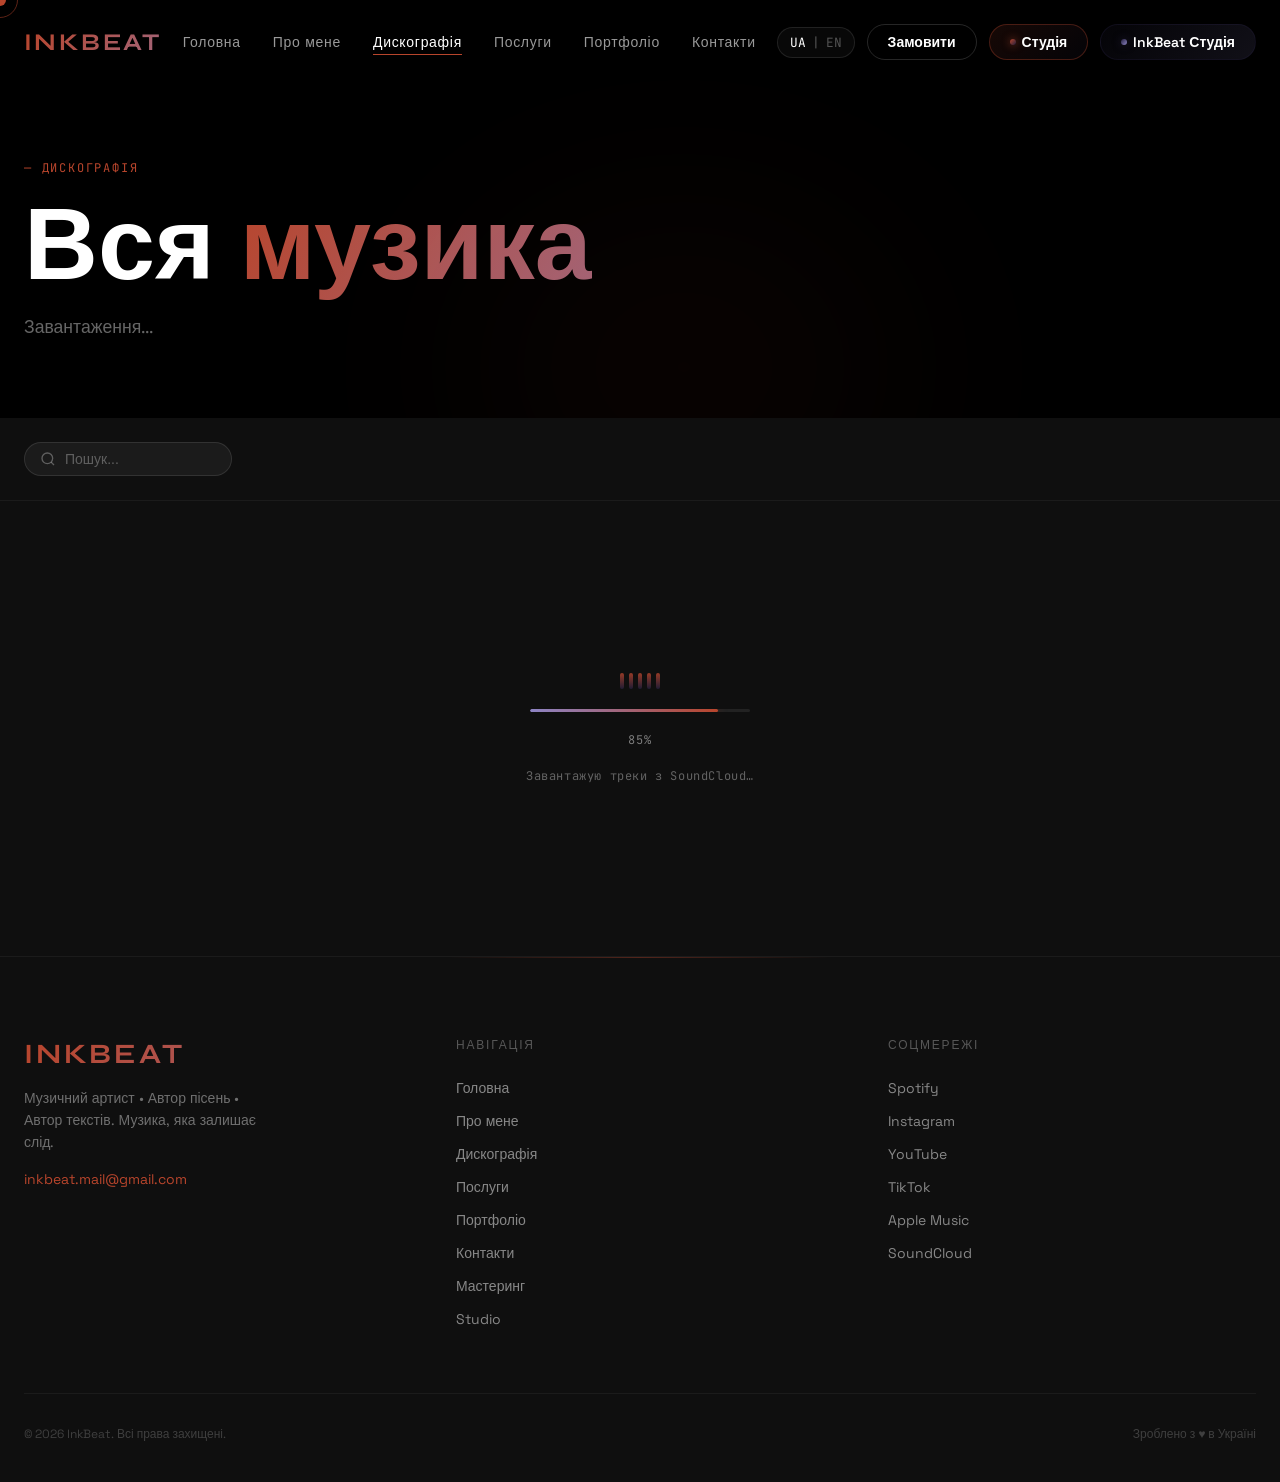
<file: pages/discography.html>
<!DOCTYPE html>
<html lang="uk">
<head>
  <meta charset="UTF-8"/>
  <meta name="viewport" content="width=device-width, initial-scale=1.0"/>
  <title>Дискографія | InkBeat</title>
  <meta name="description" content="Вся музика InkBeat — треки. Слухайте на SoundCloud."/>
  <link rel="icon" href="../public/favicon-optimized.jpg"/>
  <link rel="preconnect" href="https://fonts.googleapis.com"/>
  <link rel="preconnect" href="https://fonts.gstatic.com" crossorigin/>
  <link rel="preconnect" href="https://inkbeat-api.vercel.app"/>
  <link rel="dns-prefetch" href="https://w.soundcloud.com"/>
  <script>
    window.__soundcloudDataPromise = (function () {
      var controller = new AbortController()
      var timeout = setTimeout(function () { controller.abort() }, 10000)
      return fetch('https://inkbeat-api.vercel.app/api/soundcloud', { signal: controller.signal })
        .then(function (res) {
          clearTimeout(timeout)
          if (!res.ok) throw new Error('HTTP ' + res.status)
          return res.json()
        })
        .catch(function (err) {
          console.error('SoundCloud fetch error:', err.message)
          return null
        })
    })()
  </script>
  <link href="https://fonts.googleapis.com/css2?family=Space+Grotesk:wght@300;400;500;600;700&family=Syne:wght@400;500;600;700;800&family=JetBrains+Mono:wght@300;400;500&display=swap" rel="stylesheet"/>
  <link rel="stylesheet" href="../css/style.css"/>
</head>
<body>

<div class="cursor-dot"></div>
<div class="cursor-ring"></div>

<div id="loading-screen" data-stage="0">
  <div class="loading-glow"></div>
  <div class="loading-eq">
    <span></span><span></span><span></span><span></span><span></span><span></span><span></span><span></span><span></span>
  </div>
  <div class="loading-wordmark">
    <span class="loading-letter gradient-text" style="animation-delay:.3s">I</span>
    <span class="loading-letter gradient-text" style="animation-delay:.35s">N</span>
    <span class="loading-letter gradient-text" style="animation-delay:.4s">K</span>
    <span class="loading-letter gradient-text" style="animation-delay:.45s">B</span>
    <span class="loading-letter gradient-text" style="animation-delay:.5s">E</span>
    <span class="loading-letter gradient-text" style="animation-delay:.55s">A</span>
    <span class="loading-letter gradient-text" style="animation-delay:.6s">T</span>
  </div>
  <div class="loading-meta">
    <div class="loading-bar-wrap"><div class="loading-bar" style="width:0%"></div></div>
    <div class="loading-pct">0%</div>
  </div>
</div>

<nav id="navbar">
  <div class="nav-inner">
    <a href="../index.html" class="nav-logo gradient-text">INKBEAT</a>
    <div class="nav-links">
      <a href="../index.html" data-i18n="nav.home">Головна</a>
      <a href="about.html" data-i18n="nav.about">Про мене</a>
      <a href="discography.html" class="active" data-i18n="nav.discography">Дискографія</a>
      <a href="services.html" data-i18n="nav.services">Послуги</a>
      <a href="portfolio.html" data-i18n="nav.portfolio">Портфоліо</a>
      <a href="contact.html" data-i18n="nav.contact">Контакти</a>
    </div>
    <div class="nav-right">
      <div class="lang-btn">
        <span class="lang-ua lang-toggle active" data-lang="uk">UA</span>
        <span class="lang-sep">|</span>
        <span class="lang-en lang-toggle" data-lang="en">EN</span>
      </div>
      <a href="contact.html" class="nav-order" data-i18n="nav.order">Замовити</a>
      <a href="master/index.html" class="nav-order nav-master"><span class="nav-master-dot"></span><span data-i18n="nav.master">Мастеринг</span></a><a href="studio/index.html" class="nav-order nav-studio"><span class="nav-master-dot"></span><span data-i18n="nav.studio">Studio</span></a>
    </div>
    <button class="burger"><svg width="24" height="24" fill="none" stroke="currentColor" stroke-width="2" viewBox="0 0 24 24"><line x1="3" y1="6" x2="21" y2="6"/><line x1="3" y1="12" x2="21" y2="12"/><line x1="3" y1="18" x2="21" y2="18"/></svg></button>
  </div>
</nav>

<div class="mobile-menu">
  <button class="mobile-close"><svg width="28" height="28" fill="none" stroke="currentColor" stroke-width="2" viewBox="0 0 24 24"><line x1="18" y1="6" x2="6" y2="18"/><line x1="6" y1="6" x2="18" y2="18"/></svg></button>
  <a href="../index.html" data-i18n="nav.home">Головна</a>
  <a href="about.html" data-i18n="nav.about">Про мене</a>
  <a href="discography.html" data-i18n="nav.discography">Дискографія</a>
  <a href="services.html" data-i18n="nav.services">Послуги</a>
  <a href="portfolio.html" data-i18n="nav.portfolio">Портфоліо</a>
  <a href="contact.html" data-i18n="nav.contact">Контакти</a>
  <a href="master/index.html" class="nav-master" data-i18n="nav.master">Мастеринг</a>
  <a href="studio/index.html" class="nav-studio" data-i18n="nav.studio">Studio</a>
  <div class="mobile-lang-switch">
    <span class="lang-ua lang-toggle active" data-lang="uk">UA</span>
    <span class="lang-sep">|</span>
    <span class="lang-en lang-toggle" data-lang="en">EN</span>
  </div>
</div>

<section class="page-header">
  <div class="page-header-orb" style="top:40%;left:30%;width:600px;height:400px;background:radial-gradient(ellipse,#B8452C,transparent 70%)"></div>
  <div class="container">
    <div class="reveal">
      <div class="page-label" style="color:var(--brick)">— Дискографія</div>
      <h1 class="page-title">Вся <span class="gradient-text">музика</span></h1>
      <p class="page-sub" id="disco-count">Завантаження...</p>
    </div>
  </div>
</section>

<div class="disco-controls">
  <div class="container">
    <div class="disco-controls-inner">
      <div class="search-wrap">
        <svg width="16" height="16" fill="none" stroke="currentColor" stroke-width="2" viewBox="0 0 24 24"><circle cx="11" cy="11" r="8"/><path d="m21 21-4.35-4.35"/></svg>
        <input type="text" class="search-input" id="disco-search" placeholder="Пошук..."/>
      </div>
    </div>
  </div>
</div>

<section class="section" style="background:var(--s100)">
  <div class="container">
    <div id="disco-grid" class="disco-grid">
      <div class="releases-loading" id="disco-loading">
        <div class="skeleton-eq skeleton-eq-standalone"><span></span><span></span><span></span><span></span><span></span></div>
        <div class="loading-bar-wrap"><div class="loading-bar" style="width:0%"></div></div>
        <div class="loading-pct">0%</div>
        <div class="releases-loading-label" data-i18n="releases.loading">Завантажую треки з SoundCloud…</div>
      </div>
    </div>
  </div>
</section>

<footer>
  <div class="container">
    <div class="footer-grid">
      <div>
        <div class="footer-brand-name gradient-text">INKBEAT</div>
        <p class="footer-desc">Музичний артист • Автор пісень • Автор текстів. Музика, яка залишає слід.</p>
        <a href="mailto:inkbeat.mail@gmail.com" class="footer-email">inkbeat.mail@gmail.com</a>
      </div>
      <div>
        <div class="footer-col-title">Навігація</div>
        <ul class="footer-links">
          <li><a href="../index.html">Головна</a></li>
          <li><a href="about.html">Про мене</a></li>
          <li><a href="discography.html">Дискографія</a></li>
          <li><a href="services.html">Послуги</a></li>
          <li><a href="portfolio.html">Портфоліо</a></li>
          <li><a href="contact.html">Контакти</a></li>
          <li><a href="master/index.html">Мастеринг</a></li><li><a href="studio/index.html">Studio</a></li>
        </ul>
      </div>
      <div>
        <div class="footer-col-title">Соцмережі</div>
        <ul class="footer-links footer-social-links">
          <li><a href="https://open.spotify.com/artist/6hkNwIjIfDcMDp5AObEbO9" target="_blank" rel="noopener">Spotify</a></li>
          <li><a href="https://www.instagram.com/_.inkbeat._/" target="_blank" rel="noopener">Instagram</a></li>
          <li><a href="https://www.youtube.com/@1nkBeat12/shorts" target="_blank" rel="noopener">YouTube</a></li>
          <li><a href="https://www.tiktok.com/@inkbeat_" target="_blank" rel="noopener">TikTok</a></li>
          <li><a href="https://music.apple.com/ua/artist/inkbeat/1850263830?l=uk" target="_blank" rel="noopener">Apple Music</a></li>
          <li><a href="https://soundcloud.com/akabbvwcbvle" target="_blank" rel="noopener">SoundCloud</a></li>
        </ul>
      </div>
    </div>
    <div class="footer-bottom">
      <p class="footer-copy">© <span id="year"></span> InkBeat. Всі права захищені.</p>
      <p class="footer-copy">Зроблено з ♥ в Україні</p>
    </div>
  </div>
</footer>

<script src="../js/main.js"></script>
<script>
document.getElementById('year').textContent = new Date().getFullYear()

let allTracks = []
let currentSearch = ''

function renderGrid() {
  const grid = document.getElementById('disco-grid')
  const filtered = allTracks.filter(t =>
    t.title.toLowerCase().includes(currentSearch.toLowerCase())
  )

  if (!filtered.length) {
    grid.innerHTML = `<div class="disco-empty" style="grid-column:1/-1">Нічого не знайдено</div>`
    return
  }

  grid.innerHTML = filtered.map(t => createReleaseCard(t)).join('')
}

async function loadDiscography() {
  const loaderEl = document.getElementById('disco-loading')
  const finishLoader = loaderEl ? initInlineLoader(loaderEl) : null

  const [data] = await Promise.all([
    getSoundCloudData(),
    new Promise(r => setTimeout(r, 5000))
  ])
  const countEl = document.getElementById('disco-count')
  if (finishLoader) finishLoader()
  await new Promise(r => setTimeout(r, 150))

  if (!data || !data.tracks) {
    document.getElementById('disco-grid').innerHTML = `<div class="disco-empty" style="grid-column:1/-1">♪<br><br>Не вдалося завантажити релізи.<br><small>Перевірте налаштування SoundCloud API.</small></div>`
    if (countEl) countEl.textContent = 'Помилка завантаження'
    if (window.__contentReadyResolve) window.__contentReadyResolve()
    return
  }

  allTracks = data.tracks
  if (countEl) countEl.textContent = `${allTracks.length} релізів • Автоматично з SoundCloud`
  renderGrid()
  initReveal()
  if (window.__contentReadyResolve) window.__contentReadyResolve()
}

document.getElementById('disco-search').addEventListener('input', e => {
  currentSearch = e.target.value
  renderGrid()
})

loadDiscography()
</script>
</body>
</html>
</file>
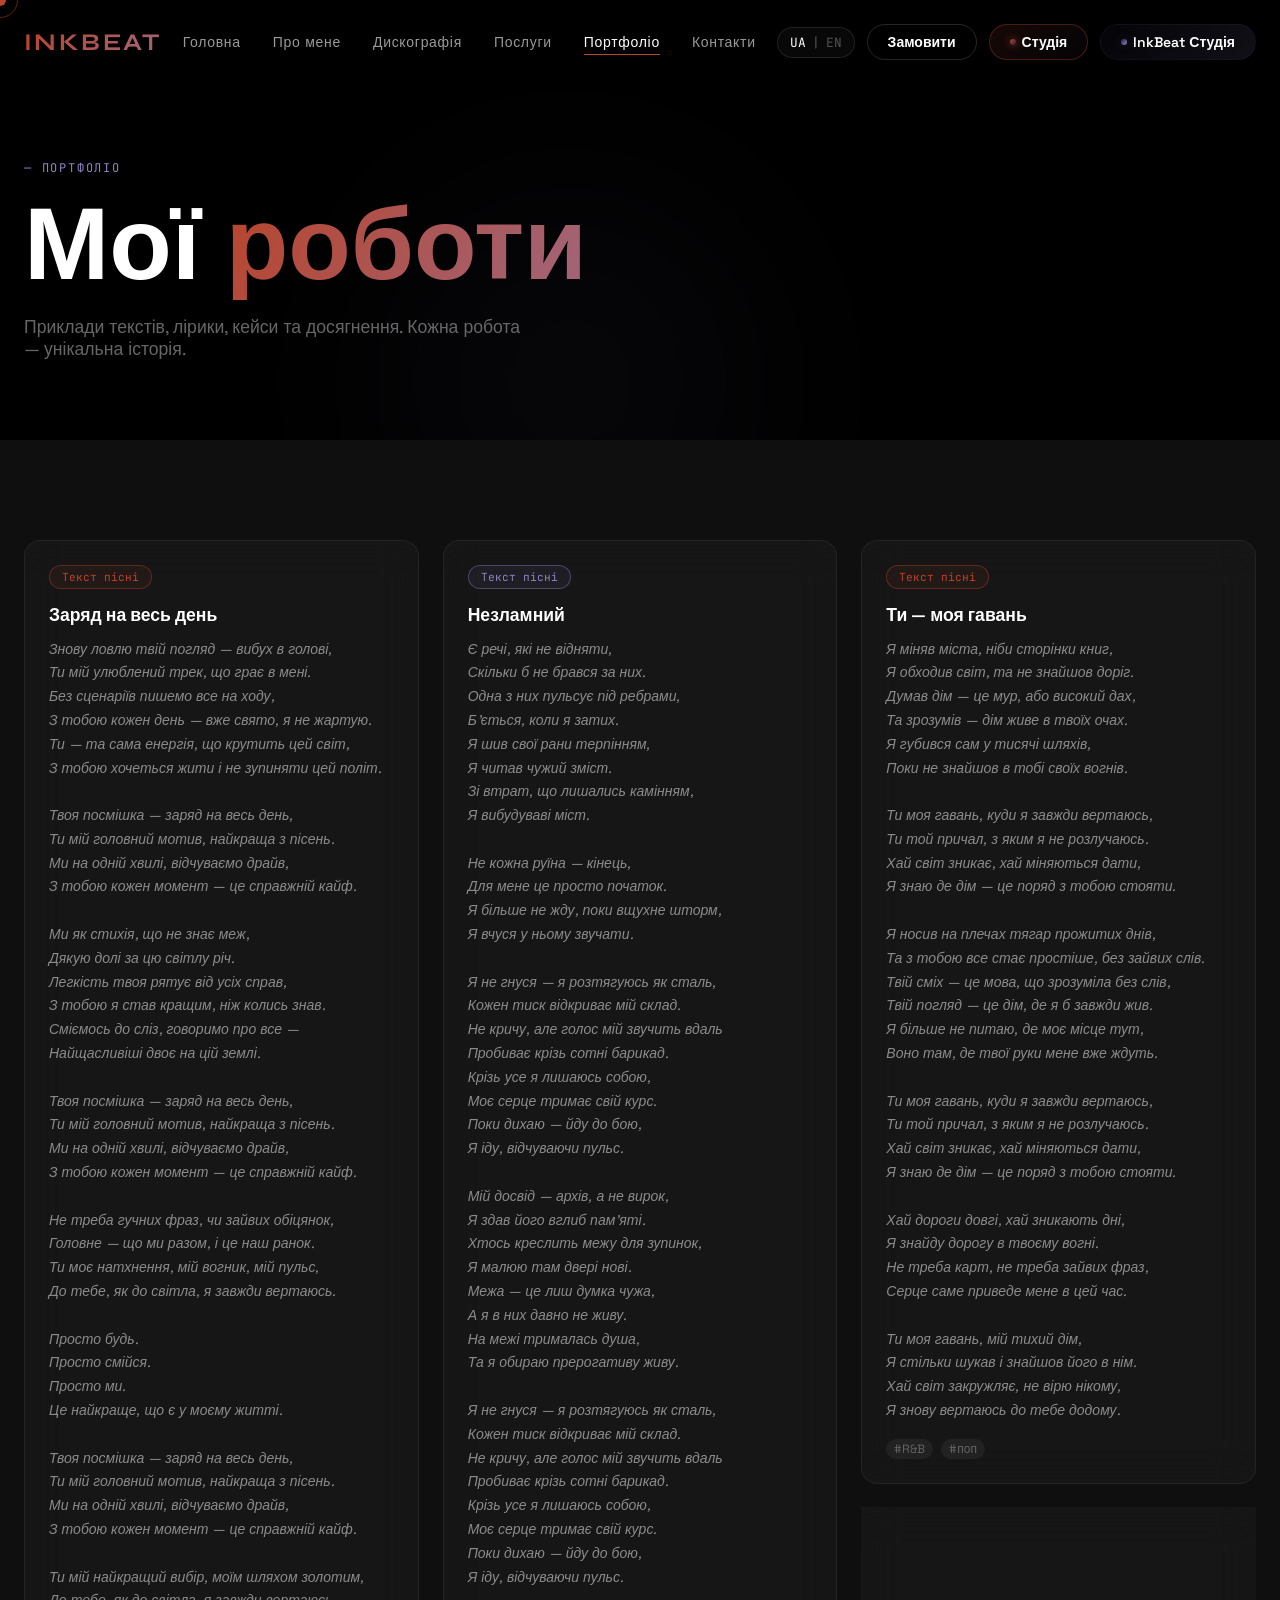
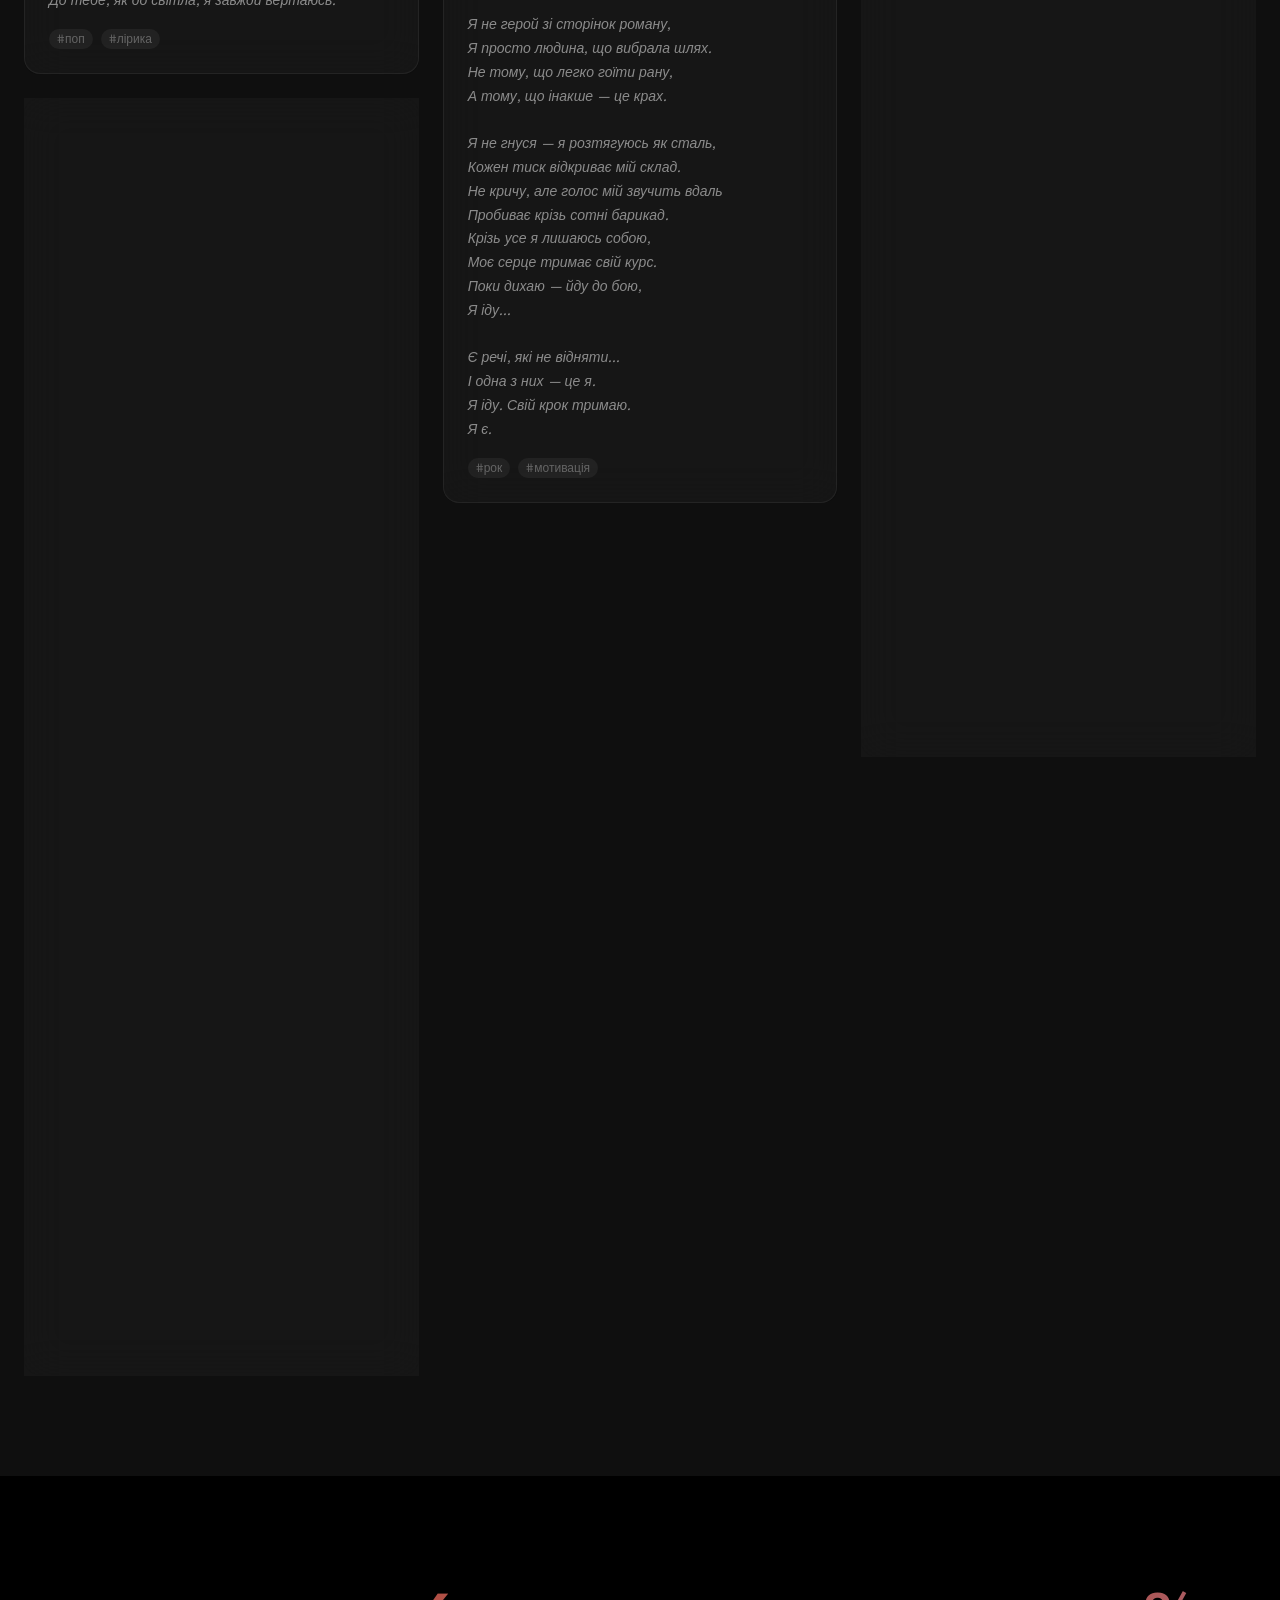
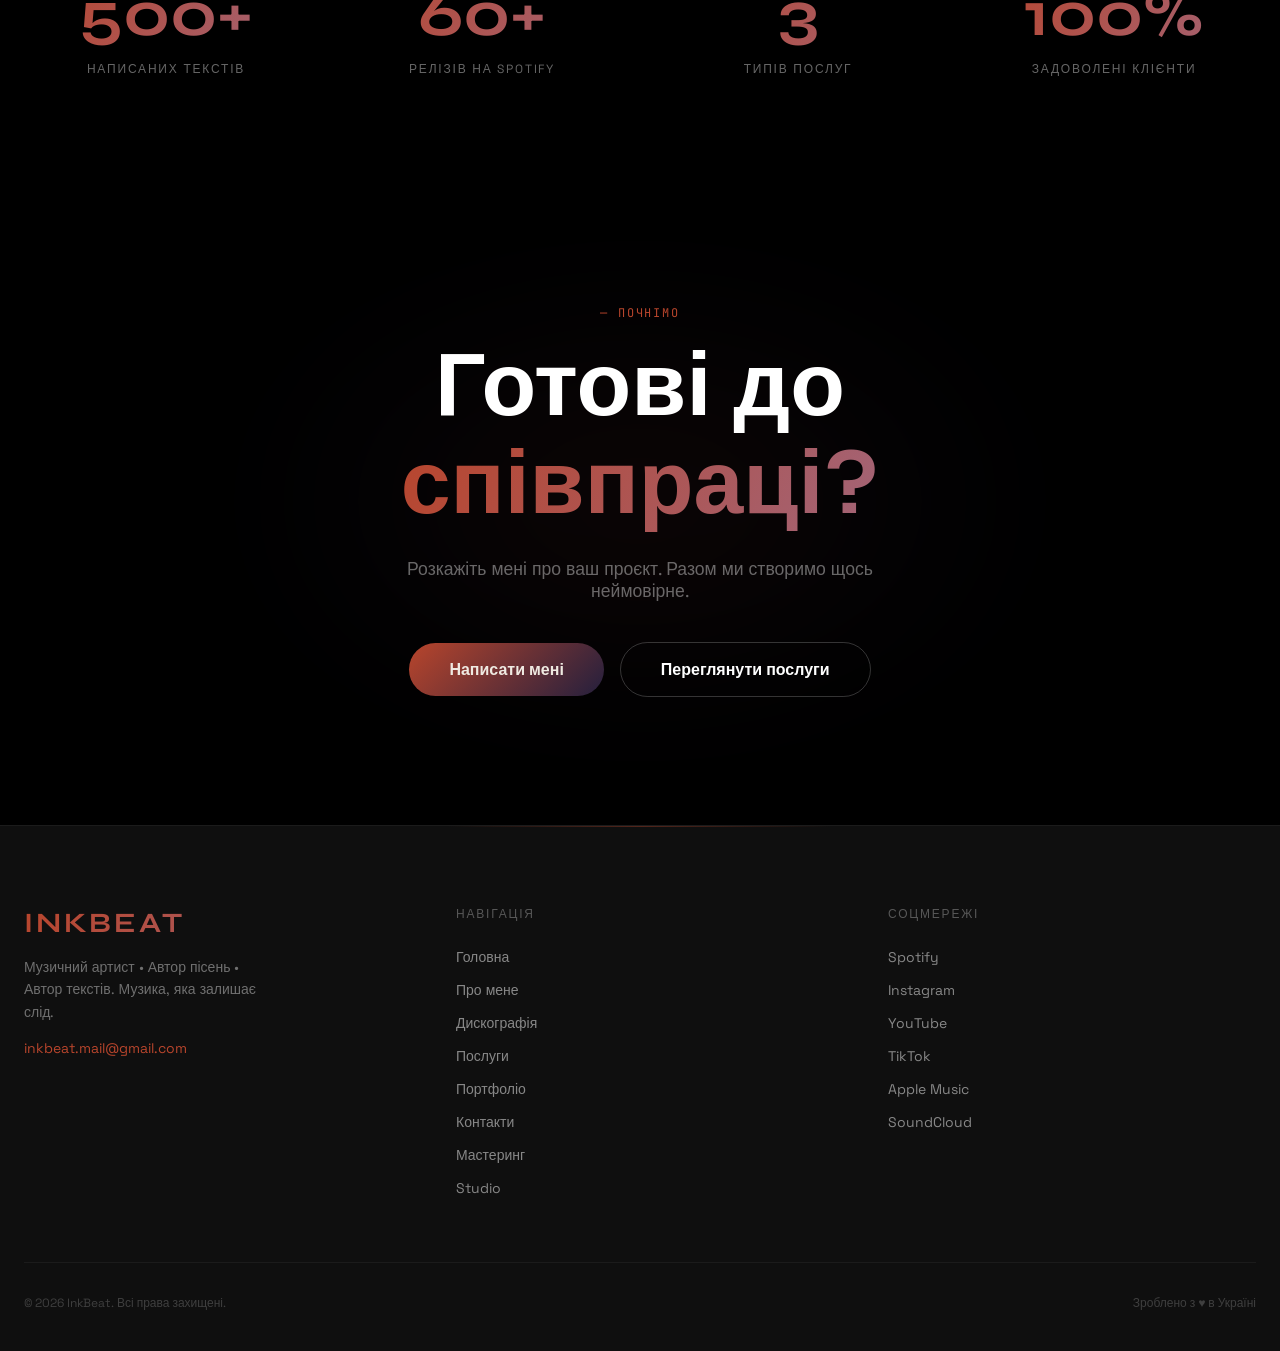
<file: pages/portfolio.html>
<!DOCTYPE html>
<html lang="uk">
<head>
  <meta charset="UTF-8"/>
  <meta name="viewport" content="width=device-width, initial-scale=1.0"/>
  <title>Портфоліо | InkBeat</title>
  <meta name="description" content="Найкращі роботи InkBeat — приклади текстів, лірики, кейси та досягнення."/>
  <link rel="icon" href="../public/favicon-optimized.jpg"/>
  <link rel="preconnect" href="https://fonts.googleapis.com"/>
  <link rel="preconnect" href="https://fonts.gstatic.com" crossorigin/>
  <link href="https://fonts.googleapis.com/css2?family=Space+Grotesk:wght@300;400;500;600;700&family=Syne:wght@400;500;600;700;800&family=JetBrains+Mono:wght@300;400;500&display=swap" rel="stylesheet"/>
  <link rel="stylesheet" href="../css/style.css"/>
</head>
<body>

<div class="cursor-dot"></div>
<div class="cursor-ring"></div>

<div id="loading-screen" data-stage="0">
  <div class="loading-glow"></div>
  <div class="loading-eq">
    <span></span><span></span><span></span><span></span><span></span><span></span><span></span><span></span><span></span>
  </div>
  <div class="loading-wordmark">
    <span class="loading-letter gradient-text" style="animation-delay:.3s">I</span>
    <span class="loading-letter gradient-text" style="animation-delay:.35s">N</span>
    <span class="loading-letter gradient-text" style="animation-delay:.4s">K</span>
    <span class="loading-letter gradient-text" style="animation-delay:.45s">B</span>
    <span class="loading-letter gradient-text" style="animation-delay:.5s">E</span>
    <span class="loading-letter gradient-text" style="animation-delay:.55s">A</span>
    <span class="loading-letter gradient-text" style="animation-delay:.6s">T</span>
  </div>
  <div class="loading-meta">
    <div class="loading-bar-wrap"><div class="loading-bar" style="width:0%"></div></div>
    <div class="loading-pct">0%</div>
  </div>
</div>

<nav id="navbar">
  <div class="nav-inner">
    <a href="../index.html" class="nav-logo gradient-text">INKBEAT</a>
    <div class="nav-links">
      <a href="../index.html" data-i18n="nav.home">Головна</a>
      <a href="about.html" data-i18n="nav.about">Про мене</a>
      <a href="discography.html" data-i18n="nav.discography">Дискографія</a>
      <a href="services.html" data-i18n="nav.services">Послуги</a>
      <a href="portfolio.html" class="active" data-i18n="nav.portfolio">Портфоліо</a>
      <a href="contact.html" data-i18n="nav.contact">Контакти</a>
    </div>
    <div class="nav-right">
      <div class="lang-btn">
        <span class="lang-ua lang-toggle active" data-lang="uk">UA</span>
        <span class="lang-sep">|</span>
        <span class="lang-en lang-toggle" data-lang="en">EN</span>
      </div>
      <a href="contact.html" class="nav-order" data-i18n="nav.order">Замовити</a>
      <a href="master/index.html" class="nav-order nav-master"><span class="nav-master-dot"></span><span data-i18n="nav.master">Мастеринг</span></a><a href="studio/index.html" class="nav-order nav-studio"><span class="nav-master-dot"></span><span data-i18n="nav.studio">Studio</span></a>
    </div>
    <button class="burger"><svg width="24" height="24" fill="none" stroke="currentColor" stroke-width="2" viewBox="0 0 24 24"><line x1="3" y1="6" x2="21" y2="6"/><line x1="3" y1="12" x2="21" y2="12"/><line x1="3" y1="18" x2="21" y2="18"/></svg></button>
  </div>
</nav>

<div class="mobile-menu">
  <button class="mobile-close"><svg width="28" height="28" fill="none" stroke="currentColor" stroke-width="2" viewBox="0 0 24 24"><line x1="18" y1="6" x2="6" y2="18"/><line x1="6" y1="6" x2="18" y2="18"/></svg></button>
  <a href="../index.html" data-i18n="nav.home">Головна</a>
  <a href="about.html" data-i18n="nav.about">Про мене</a>
  <a href="discography.html" data-i18n="nav.discography">Дискографія</a>
  <a href="services.html" data-i18n="nav.services">Послуги</a>
  <a href="portfolio.html" data-i18n="nav.portfolio">Портфоліо</a>
  <a href="contact.html" data-i18n="nav.contact">Контакти</a>
  <a href="master/index.html" class="nav-master" data-i18n="nav.master">Мастеринг</a>
  <a href="studio/index.html" class="nav-studio" data-i18n="nav.studio">Studio</a>
  <div class="mobile-lang-switch">
    <span class="lang-ua lang-toggle active" data-lang="uk">UA</span>
    <span class="lang-sep">|</span>
    <span class="lang-en lang-toggle" data-lang="en">EN</span>
  </div>
</div>

<section class="page-header">
  <div class="page-header-orb" style="top:30%;left:25%;width:500px;height:500px;background:radial-gradient(circle,#8D84C4,transparent 70%)"></div>
  <div class="container">
    <div class="reveal">
      <div class="page-label" style="color:var(--violet)">— Портфоліо</div>
      <h1 class="page-title">Мої <span class="gradient-text">роботи</span></h1>
      <p class="page-sub">Приклади текстів, лірики, кейси та досягнення. Кожна робота — унікальна історія.</p>
    </div>
  </div>
</section>

<section class="section" style="background:var(--s100)">
  <div class="container">
    <div class="masonry reveal">

      <div class="masonry-item">
        <div class="portfolio-card">
          <span class="portfolio-badge" style="color:var(--brick);border-color:rgba(184,69,44,.4);background:rgba(184,69,44,.08)">Текст пісні</span>
          <div class="portfolio-title">Заряд на весь день</div>
          <div class="portfolio-excerpt">Знову ловлю твій погляд — вибух в голові,
Ти мій улюблений трек, що грає в мені.
Без сценаріїв пишемо все на ходу,
З тобою кожен день — вже свято, я не жартую.
Ти — та сама енергія, що крутить цей світ,
З тобою хочеться жити і не зупиняти цей політ.

Твоя посмішка — заряд на весь день,
Ти мій головний мотив, найкраща з пісень.
Ми на одній хвилі, відчуваємо драйв,
З тобою кожен момент — це справжній кайф.

Ми як стихія, що не знає меж,
Дякую долі за цю світлу річ.
Легкість твоя рятує від усіх справ,
З тобою я став кращим, ніж колись знав.
Сміємось до сліз, говоримо про все —
Найщасливіші двоє на цій землі.

Твоя посмішка — заряд на весь день,
Ти мій головний мотив, найкраща з пісень.
Ми на одній хвилі, відчуваємо драйв,
З тобою кожен момент — це справжній кайф.

Не треба гучних фраз, чи зайвих обіцянок,
Головне — що ми разом, і це наш ранок.
Ти моє натхнення, мій вогник, мій пульс,
До тебе, як до світла, я завжди вертаюсь.

Просто будь.
Просто смійся.
Просто ми.
Це найкраще, що є у моєму житті.

Твоя посмішка — заряд на весь день,
Ти мій головний мотив, найкраща з пісень.
Ми на одній хвилі, відчуваємо драйв,
З тобою кожен момент — це справжній кайф.

Ти мій найкращий вибір, моїм шляхом золотим,
До тебе, як до світла, я завжди вертаюсь.</div>
          <div class="portfolio-tags">
            <span class="portfolio-tag">#поп</span>
            <span class="portfolio-tag">#лірика</span>
          </div>
        </div>
      </div>

      <div class="masonry-item">
        <div class="portfolio-card">
          <span class="portfolio-badge" style="color:var(--violet);border-color:rgba(36,31,61,.4);background:rgba(36,31,61,.08)">Текст пісні</span>
          <div class="portfolio-title">Небо</div>
          <div class="portfolio-excerpt">Ніч запалила зорі знову —
Я залишаюсь сам з собою.
Дивлюсь у небо — там є знаки,
Я знаю: світло зніме страхи.

У кожній миті — таємниця,
Ми будуємо свої границі.
Від темряви — до першого світла,
Ми йдемо вперед — і це відчутно.

Небо дихає — я чую вічність,
Ми вибираємо близькість, не відстань.
Хай серце квітне — в ньому чистота,
Надія — єдина, свята.

Світло в середині, світло навкруги —
Розімкнемо коло — відпусти.
Віра веде мене крізь темну ніч —
Мовчи — і відчуй, як вона горить усередині.

Уяви світ — без зайвих меж,
Де не потрібен холодний ніж.
Тільки довіра — чиста, як роса,
Змиє все те, де гуляла темнота.

Минуле — урок, майбутнє — це шанс,
Серце знаходить свій власний баланс.
Час тече — наче глибока ріка,
Головне — що поруч твоя рука.

Хай дні минають, роки — як пісок,
Залишиться лише — легкий голосок.
Все, що ми творили — це наша весна,
Любов — та сила, що вічна, одна.

Ми тут. Ми живі. Ми бачимо мету —
Разом ми долаємо цю темноту.

Небо дихає — я чую вічність,
Ми вибираємо близькість, не відстань.
Хай серце квітне — в ньому чистота,
Надія — єдина, свята.

Світло в середині, світло навкруги —
Розімкнемо коло — відпусти.
Віра веде мене крізь темну ніч —
Мовчи… і відчуй.</div>
          <div class="portfolio-tags">
            <span class="portfolio-tag">#лірика</span>
            <span class="portfolio-tag">#почуття</span>
          </div>
        </div>
      </div>

      <div class="masonry-item">
        <div class="portfolio-card">
          <span class="portfolio-badge" style="color:var(--violet);border-color:rgba(141,132,196,.4);background:rgba(141,132,196,.08)">Текст пісні</span>
          <div class="portfolio-title">Незламний</div>
          <div class="portfolio-excerpt">Є речі, які не відняти,
Скільки б не брався за них.
Одна з них пульсує під ребрами,
Б’ється, коли я затих.
Я шив свої рани терпінням,
Я читав чужий зміст.
Зі втрат, що лишались камінням,
Я вибудуваві міст.

Не кожна руїна — кінець,
Для мене це просто початок.
Я більше не жду, поки вщухне шторм,
Я вчуся у ньому звучати.

Я не гнуся — я розтягуюсь як сталь,
Кожен тиск відкриває мій склад.
Не кричу, але голос мій звучить вдаль
Пробиває крізь сотні барикад.
Крізь усе я лишаюсь собою,
Моє серце тримає свій курс.
Поки дихаю — йду до бою,
Я іду, відчуваючи пульс.

Мій досвід — архів, а не вирок,
Я здав його вглиб пам'яті.
Хтось креслить межу для зупинок,
Я малюю там двері нові.
Межа — це лиш думка чужа,
А я в них давно не живу.
На межі трималась душа,
Та я обираю прерогативу живу.

Я не гнуся — я розтягуюсь як сталь,
Кожен тиск відкриває мій склад.
Не кричу, але голос мій звучить вдаль
Пробиває крізь сотні барикад.
Крізь усе я лишаюсь собою,
Моє серце тримає свій курс.
Поки дихаю — йду до бою,
Я іду, відчуваючи пульс.

Я не герой зі сторінок роману,
Я просто людина, що вибрала шлях.
Не тому, що легко гоїти рану,
А тому, що інакше — це крах.

Я не гнуся — я розтягуюсь як сталь,
Кожен тиск відкриває мій склад.
Не кричу, але голос мій звучить вдаль
Пробиває крізь сотні барикад.
Крізь усе я лишаюсь собою,
Моє серце тримає свій курс.
Поки дихаю — йду до бою,
Я іду...

Є речі, які не відняти...
І одна з них — це я.
Я іду. Свій крок тримаю.
Я є.</div>
          <div class="portfolio-tags">
            <span class="portfolio-tag">#рок</span>
            <span class="portfolio-tag">#мотивація</span>
          </div>
        </div>
      </div>

      <div class="masonry-item">
        <div class="portfolio-card">
          <span class="portfolio-badge" style="color:var(--brick);border-color:rgba(184,69,44,.4);background:rgba(184,69,44,.08)">Текст пісні</span>
          <div class="portfolio-title">Ти — моя гавань</div>
          <div class="portfolio-excerpt">Я міняв міста, ніби сторінки книг,
Я обходив світ, та не знайшов доріг.
Думав дім — це мур, або високий дах,
Та зрозумів — дім живе в твоїх очах.
Я губився сам у тисячі шляхів,
Поки не знайшов в тобі своїх вогнів.

Ти моя гавань, куди я завжди вертаюсь,
Ти той причал, з яким я не розлучаюсь.
Хай світ зникає, хай міняються дати,
Я знаю де дім — це поряд з тобою стояти.

Я носив на плечах тягар прожитих днів,
Та з тобою все стає простіше, без зайвих слів.
Твій сміх — це мова, що зрозуміла без слів,
Твій погляд — це дім, де я б завжди жив.
Я більше не питаю, де моє місце тут,
Воно там, де твої руки мене вже ждуть.

Ти моя гавань, куди я завжди вертаюсь,
Ти той причал, з яким я не розлучаюсь.
Хай світ зникає, хай міняються дати,
Я знаю де дім — це поряд з тобою стояти.

Хай дороги довгі, хай зникають дні,
Я знайду дорогу в твоєму вогні.
Не треба карт, не треба зайвих фраз,
Серце саме приведе мене в цей час.

Ти моя гавань, мій тихий дім,
Я стільки шукав і знайшов його в нім.
Хай світ закружляє, не вірю нікому,
Я знову вертаюсь до тебе додому.</div>
          <div class="portfolio-tags">
            <span class="portfolio-tag">#R&B</span>
            <span class="portfolio-tag">#поп</span>
          </div>
        </div>
      </div>

      

      <div class="masonry-item">
        <div class="portfolio-card">
          <span class="portfolio-badge" style="color:var(--violet);border-color:rgba(141,132,196,.4);background:rgba(141,132,196,.08)">Поезія</span>
          <div class="portfolio-title">Струмок</div>
          <div class="portfolio-excerpt">Струмок за селом ще не спить,
Шепоче мені про весну.
Там вперше я вчивсь любить,
Там зорі сховав у траву.

Ти в білому йшла через луг,
У косах блищала роса.
Мій голос тремтів, мов плуг,
Що оре небеса.

Ой, струмочку, друже мій ясний,
Пам’ятаєш наші пісні?
Там, де серце палає весни,
Ми цвіли, мов ті сни рясні.

Зозуля рахувала літа,
І гай, наче храм, нас тримав.
Я вів тебе стежкою та,
Де небо любов нам співав.

Тепер ти — мов світла ріка,
Що зливаєсь із снів у дні.
А пісня моя глибока
Все плине тобі й мені.

Струмок не старіє, а я —
Шукаю у ньому тебе.
Нехай ця пісня моя
Назавжди тебе береже.</div>
          <div class="portfolio-tags">
            <span class="portfolio-tag">#поезія</span>
          </div>
        </div>
      </div>

      

      

    </div>
  </div>
</section>

<section class="section">
  <div class="container">
    <div class="stats-grid reveal">
      <div class="stat-item">
        <div class="stat-num gradient-text">500+</div>
        <div class="stat-label">Написаних текстів</div>
      </div>
      <div class="stat-item">
        <div class="stat-num gradient-text">60+</div>
        <div class="stat-label">Релізів на Spotify</div>
      </div>
      <div class="stat-item">
        <div class="stat-num gradient-text">3</div>
        <div class="stat-label">Типів послуг</div>
      </div>
      <div class="stat-item">
        <div class="stat-num gradient-text">100%</div>
        <div class="stat-label">Задоволені клієнти</div>
      </div>
    </div>
  </div>
</section>

<section class="cta-section">
  <div class="cta-orb"></div>
  <div class="container" style="position:relative;z-index:10;text-align:center">
    <div class="reveal">
      <div class="cta-label" style="color:var(--brick)">— Почнімо</div>
      <h2 class="cta-title">Готові до<br><span class="gradient-text">співпраці?</span></h2>
      <p class="cta-sub">Розкажіть мені про ваш проєкт. Разом ми створимо щось неймовірне.</p>
      <div class="cta-btns">
        <a href="contact.html" class="btn-primary">Написати мені</a>
        <a href="services.html" class="btn-outline">Переглянути послуги</a>
      </div>
    </div>
  </div>
</section>

<footer>
  <div class="container">
    <div class="footer-grid">
      <div>
        <div class="footer-brand-name gradient-text">INKBEAT</div>
        <p class="footer-desc">Музичний артист • Автор пісень • Автор текстів. Музика, яка залишає слід.</p>
        <a href="mailto:inkbeat.mail@gmail.com" class="footer-email">inkbeat.mail@gmail.com</a>
      </div>
      <div>
        <div class="footer-col-title">Навігація</div>
        <ul class="footer-links">
          <li><a href="../index.html">Головна</a></li>
          <li><a href="about.html">Про мене</a></li>
          <li><a href="discography.html">Дискографія</a></li>
          <li><a href="services.html">Послуги</a></li>
          <li><a href="portfolio.html">Портфоліо</a></li>
          <li><a href="contact.html">Контакти</a></li>
          <li><a href="master/index.html">Мастеринг</a></li><li><a href="studio/index.html">Studio</a></li>
        </ul>
      </div>
      <div>
        <div class="footer-col-title">Соцмережі</div>
        <ul class="footer-links footer-social-links">
          <li><a href="https://open.spotify.com/artist/6hkNwIjIfDcMDp5AObEbO9" target="_blank" rel="noopener">Spotify</a></li>
          <li><a href="https://www.instagram.com/_.inkbeat._/" target="_blank" rel="noopener">Instagram</a></li>
          <li><a href="https://www.youtube.com/@1nkBeat12/shorts" target="_blank" rel="noopener">YouTube</a></li>
          <li><a href="https://www.tiktok.com/@inkbeat_" target="_blank" rel="noopener">TikTok</a></li>
          <li><a href="https://music.apple.com/ua/artist/inkbeat/1850263830?l=uk" target="_blank" rel="noopener">Apple Music</a></li>
          <li><a href="https://soundcloud.com/akabbvwcbvle" target="_blank" rel="noopener">SoundCloud</a></li>
        </ul>
      </div>
    </div>
    <div class="footer-bottom">
      <p class="footer-copy">© <span id="year"></span> InkBeat. Всі права захищені.</p>
      <p class="footer-copy">Зроблено з ♥ в Україні</p>
    </div>
  </div>
</footer>

<script src="../js/main.js"></script>
<script>document.getElementById('year').textContent = new Date().getFullYear()</script>
</body>
</html>
</file>
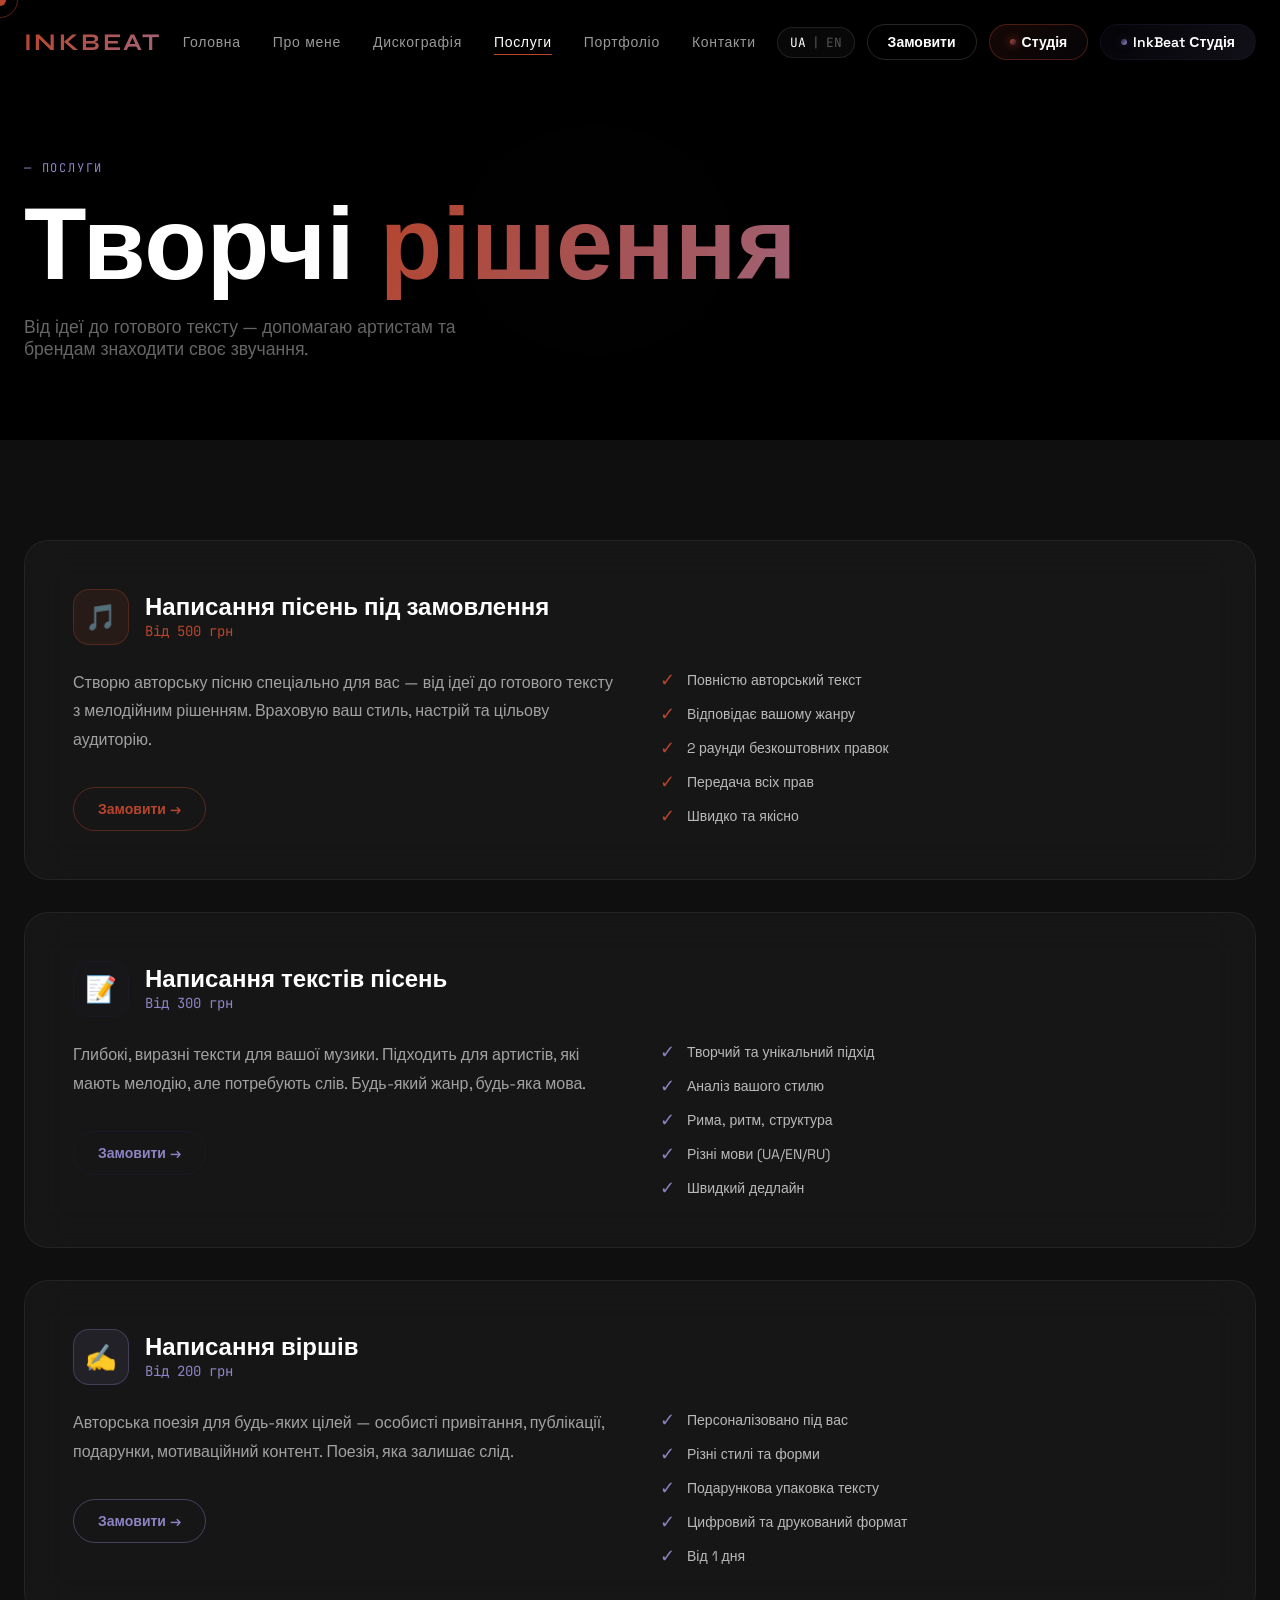
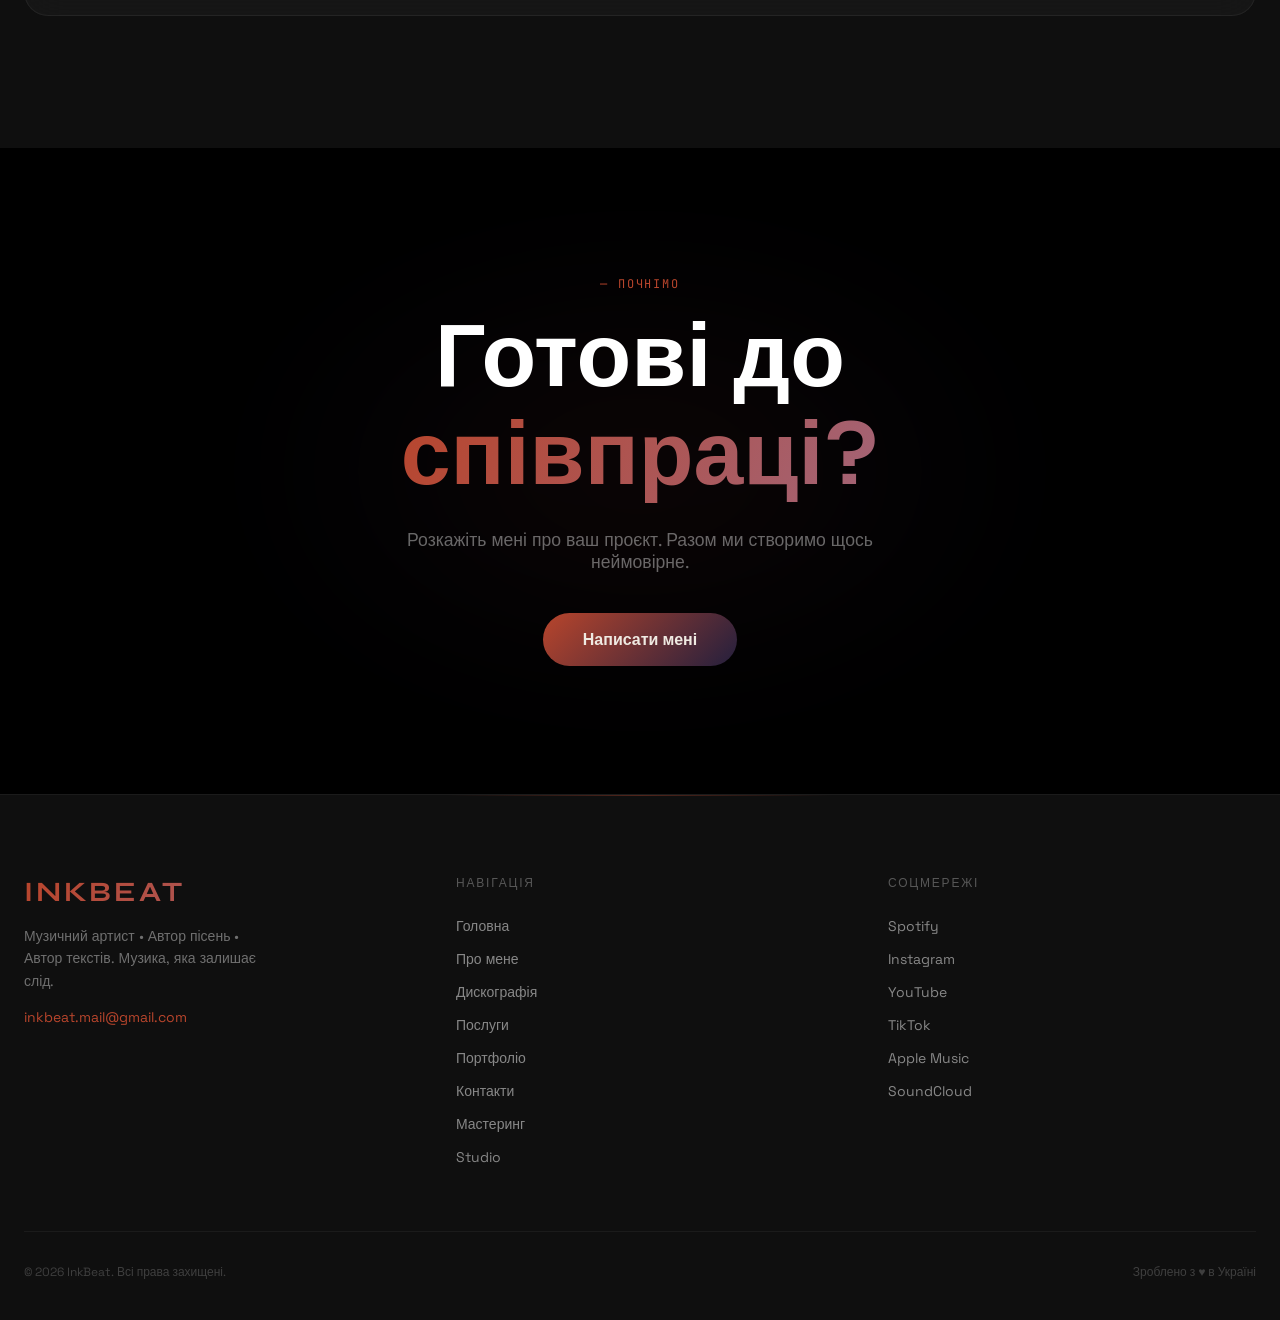
<file: pages/services.html>
<!DOCTYPE html>
<html lang="uk">
<head>
  <meta charset="UTF-8"/>
  <meta name="viewport" content="width=device-width, initial-scale=1.0"/>
  <title>Послуги | InkBeat</title>
  <meta name="description" content="Замовте авторські пісні, тексти та поезію від InkBeat."/>
  <link rel="icon" href="../public/favicon-optimized.jpg"/>
  <link rel="preconnect" href="https://fonts.googleapis.com"/>
  <link rel="preconnect" href="https://fonts.gstatic.com" crossorigin/>
  <link href="https://fonts.googleapis.com/css2?family=Space+Grotesk:wght@300;400;500;600;700&family=Syne:wght@400;500;600;700;800&family=JetBrains+Mono:wght@300;400;500&display=swap" rel="stylesheet"/>
  <link rel="stylesheet" href="../css/style.css"/>
</head>
<body>

<div class="cursor-dot"></div>
<div class="cursor-ring"></div>

<div id="loading-screen" data-stage="0">
  <div class="loading-glow"></div>
  <div class="loading-eq">
    <span></span><span></span><span></span><span></span><span></span><span></span><span></span><span></span><span></span>
  </div>
  <div class="loading-wordmark">
    <span class="loading-letter gradient-text" style="animation-delay:.3s">I</span>
    <span class="loading-letter gradient-text" style="animation-delay:.35s">N</span>
    <span class="loading-letter gradient-text" style="animation-delay:.4s">K</span>
    <span class="loading-letter gradient-text" style="animation-delay:.45s">B</span>
    <span class="loading-letter gradient-text" style="animation-delay:.5s">E</span>
    <span class="loading-letter gradient-text" style="animation-delay:.55s">A</span>
    <span class="loading-letter gradient-text" style="animation-delay:.6s">T</span>
  </div>
  <div class="loading-meta">
    <div class="loading-bar-wrap"><div class="loading-bar" style="width:0%"></div></div>
    <div class="loading-pct">0%</div>
  </div>
</div>

<nav id="navbar">
  <div class="nav-inner">
    <a href="../index.html" class="nav-logo gradient-text">INKBEAT</a>
    <div class="nav-links">
      <a href="../index.html" data-i18n="nav.home">Головна</a>
      <a href="about.html" data-i18n="nav.about">Про мене</a>
      <a href="discography.html" data-i18n="nav.discography">Дискографія</a>
      <a href="services.html" class="active" data-i18n="nav.services">Послуги</a>
      <a href="portfolio.html" data-i18n="nav.portfolio">Портфоліо</a>
      <a href="contact.html" data-i18n="nav.contact">Контакти</a>
    </div>
    <div class="nav-right">
      <div class="lang-btn">
        <span class="lang-ua lang-toggle active" data-lang="uk">UA</span>
        <span class="lang-sep">|</span>
        <span class="lang-en lang-toggle" data-lang="en">EN</span>
      </div>
      <a href="contact.html" class="nav-order" data-i18n="nav.order">Замовити</a>
      <a href="master/index.html" class="nav-order nav-master"><span class="nav-master-dot"></span><span data-i18n="nav.master">Мастеринг</span></a><a href="studio/index.html" class="nav-order nav-studio"><span class="nav-master-dot"></span><span data-i18n="nav.studio">Studio</span></a>
    </div>
    <button class="burger"><svg width="24" height="24" fill="none" stroke="currentColor" stroke-width="2" viewBox="0 0 24 24"><line x1="3" y1="6" x2="21" y2="6"/><line x1="3" y1="12" x2="21" y2="12"/><line x1="3" y1="18" x2="21" y2="18"/></svg></button>
  </div>
</nav>

<div class="mobile-menu">
  <button class="mobile-close"><svg width="28" height="28" fill="none" stroke="currentColor" stroke-width="2" viewBox="0 0 24 24"><line x1="18" y1="6" x2="6" y2="18"/><line x1="6" y1="6" x2="18" y2="18"/></svg></button>
  <a href="../index.html" data-i18n="nav.home">Головна</a>
  <a href="about.html" data-i18n="nav.about">Про мене</a>
  <a href="discography.html" data-i18n="nav.discography">Дискографія</a>
  <a href="services.html" data-i18n="nav.services">Послуги</a>
  <a href="portfolio.html" data-i18n="nav.portfolio">Портфоліо</a>
  <a href="contact.html" data-i18n="nav.contact">Контакти</a>
  <a href="master/index.html" class="nav-master" data-i18n="nav.master">Мастеринг</a>
  <a href="studio/index.html" class="nav-studio" data-i18n="nav.studio">Studio</a>
  <div class="mobile-lang-switch">
    <span class="lang-ua lang-toggle active" data-lang="uk">UA</span>
    <span class="lang-sep">|</span>
    <span class="lang-en lang-toggle" data-lang="en">EN</span>
  </div>
</div>

<section class="page-header">
  <div class="page-header-orb" style="bottom:0;right:30%;width:600px;height:400px;background:radial-gradient(ellipse,#241F3D,transparent 70%)"></div>
  <div class="container">
    <div class="reveal">
      <div class="page-label" style="color:var(--violet)">— Послуги</div>
      <h1 class="page-title">Творчі <span class="gradient-text">рішення</span></h1>
      <p class="page-sub">Від ідеї до готового тексту — допомагаю артистам та брендам знаходити своє звучання.</p>
    </div>
  </div>
</section>

<section class="section" style="background:var(--s100)">
  <div class="container">

    <div class="service-big-card reveal">
      <div class="service-big-head">
        <div class="service-big-icon" style="background:rgba(184,69,44,.1);border:1px solid rgba(184,69,44,.3);font-size:1.6rem">🎵</div>
        <div>
          <div class="service-big-title">Написання пісень під замовлення</div>
          <div class="service-big-price" style="color:var(--brick)">Від 500 грн</div>
        </div>
      </div>
      <div class="service-big-grid">
        <div>
          <p class="service-big-desc">Створю авторську пісню спеціально для вас — від ідеї до готового тексту з мелодійним рішенням. Враховую ваш стиль, настрій та цільову аудиторію.</p>
          <a href="contact.html" class="service-big-order" style="border-color:rgba(184,69,44,.4);color:var(--brick)">Замовити →</a>
        </div>
        <div class="benefits-list">
          <div class="benefit-item"><span class="benefit-check" style="color:var(--brick)">✓</span><span class="benefit-text">Повністю авторський текст</span></div>
          <div class="benefit-item"><span class="benefit-check" style="color:var(--brick)">✓</span><span class="benefit-text">Відповідає вашому жанру</span></div>
          <div class="benefit-item"><span class="benefit-check" style="color:var(--brick)">✓</span><span class="benefit-text">2 раунди безкоштовних правок</span></div>
          <div class="benefit-item"><span class="benefit-check" style="color:var(--brick)">✓</span><span class="benefit-text">Передача всіх прав</span></div>
          <div class="benefit-item"><span class="benefit-check" style="color:var(--brick)">✓</span><span class="benefit-text">Швидко та якісно</span></div>
        </div>
      </div>
    </div>

    <div class="service-big-card reveal">
      <div class="service-big-head">
        <div class="service-big-icon" style="background:rgba(36,31,61,.1);border:1px solid rgba(36,31,61,.3);font-size:1.6rem">📝</div>
        <div>
          <div class="service-big-title">Написання текстів пісень</div>
          <div class="service-big-price" style="color:var(--violet)">Від 300 грн</div>
        </div>
      </div>
      <div class="service-big-grid">
        <div>
          <p class="service-big-desc">Глибокі, виразні тексти для вашої музики. Підходить для артистів, які мають мелодію, але потребують слів. Будь-який жанр, будь-яка мова.</p>
          <a href="contact.html" class="service-big-order" style="border-color:rgba(36,31,61,.4);color:var(--violet)">Замовити →</a>
        </div>
        <div class="benefits-list">
          <div class="benefit-item"><span class="benefit-check" style="color:var(--violet)">✓</span><span class="benefit-text">Творчий та унікальний підхід</span></div>
          <div class="benefit-item"><span class="benefit-check" style="color:var(--violet)">✓</span><span class="benefit-text">Аналіз вашого стилю</span></div>
          <div class="benefit-item"><span class="benefit-check" style="color:var(--violet)">✓</span><span class="benefit-text">Рима, ритм, структура</span></div>
          <div class="benefit-item"><span class="benefit-check" style="color:var(--violet)">✓</span><span class="benefit-text">Різні мови (UA/EN/RU)</span></div>
          <div class="benefit-item"><span class="benefit-check" style="color:var(--violet)">✓</span><span class="benefit-text">Швидкий дедлайн</span></div>
        </div>
      </div>
    </div>

    <div class="service-big-card reveal">
      <div class="service-big-head">
        <div class="service-big-icon" style="background:rgba(141,132,196,.1);border:1px solid rgba(141,132,196,.3);font-size:1.6rem">✍️</div>
        <div>
          <div class="service-big-title">Написання віршів</div>
          <div class="service-big-price" style="color:var(--violet)">Від 200 грн</div>
        </div>
      </div>
      <div class="service-big-grid">
        <div>
          <p class="service-big-desc">Авторська поезія для будь-яких цілей — особисті привітання, публікації, подарунки, мотиваційний контент. Поезія, яка залишає слід.</p>
          <a href="contact.html" class="service-big-order" style="border-color:rgba(141,132,196,.4);color:var(--violet)">Замовити →</a>
        </div>
        <div class="benefits-list">
          <div class="benefit-item"><span class="benefit-check" style="color:var(--violet)">✓</span><span class="benefit-text">Персоналізовано під вас</span></div>
          <div class="benefit-item"><span class="benefit-check" style="color:var(--violet)">✓</span><span class="benefit-text">Різні стилі та форми</span></div>
          <div class="benefit-item"><span class="benefit-check" style="color:var(--violet)">✓</span><span class="benefit-text">Подарункова упаковка тексту</span></div>
          <div class="benefit-item"><span class="benefit-check" style="color:var(--violet)">✓</span><span class="benefit-text">Цифровий та друкований формат</span></div>
          <div class="benefit-item"><span class="benefit-check" style="color:var(--violet)">✓</span><span class="benefit-text">Від 1 дня</span></div>
        </div>
      </div>
    </div>


  </div>
</section>

<section class="cta-section">
  <div class="cta-orb"></div>
  <div class="container" style="position:relative;z-index:10;text-align:center">
    <div class="reveal">
      <div class="cta-label" style="color:var(--brick)">— Почнімо</div>
      <h2 class="cta-title">Готові до<br><span class="gradient-text">співпраці?</span></h2>
      <p class="cta-sub">Розкажіть мені про ваш проєкт. Разом ми створимо щось неймовірне.</p>
      <div class="cta-btns">
        <a href="contact.html" class="btn-primary">Написати мені</a>
      </div>
    </div>
  </div>
</section>

<footer>
  <div class="container">
    <div class="footer-grid">
      <div>
        <div class="footer-brand-name gradient-text">INKBEAT</div>
        <p class="footer-desc">Музичний артист • Автор пісень • Автор текстів. Музика, яка залишає слід.</p>
        <a href="mailto:inkbeat.mail@gmail.com" class="footer-email">inkbeat.mail@gmail.com</a>
      </div>
      <div>
        <div class="footer-col-title">Навігація</div>
        <ul class="footer-links">
          <li><a href="../index.html">Головна</a></li>
          <li><a href="about.html">Про мене</a></li>
          <li><a href="discography.html">Дискографія</a></li>
          <li><a href="services.html">Послуги</a></li>
          <li><a href="portfolio.html">Портфоліо</a></li>
          <li><a href="contact.html">Контакти</a></li>
          <li><a href="master/index.html">Мастеринг</a></li><li><a href="studio/index.html">Studio</a></li>
        </ul>
      </div>
      <div>
        <div class="footer-col-title">Соцмережі</div>
        <ul class="footer-links footer-social-links">
          <li><a href="https://open.spotify.com/artist/6hkNwIjIfDcMDp5AObEbO9" target="_blank" rel="noopener">Spotify</a></li>
          <li><a href="https://www.instagram.com/_.inkbeat._/" target="_blank" rel="noopener">Instagram</a></li>
          <li><a href="https://www.youtube.com/@1nkBeat12/shorts" target="_blank" rel="noopener">YouTube</a></li>
          <li><a href="https://www.tiktok.com/@inkbeat_" target="_blank" rel="noopener">TikTok</a></li>
          <li><a href="https://music.apple.com/ua/artist/inkbeat/1850263830?l=uk" target="_blank" rel="noopener">Apple Music</a></li>
          <li><a href="https://soundcloud.com/akabbvwcbvle" target="_blank" rel="noopener">SoundCloud</a></li>
        </ul>
      </div>
    </div>
    <div class="footer-bottom">
      <p class="footer-copy">© <span id="year"></span> InkBeat. Всі права захищені.</p>
      <p class="footer-copy">Зроблено з ♥ в Україні</p>
    </div>
  </div>
</footer>

<script src="../js/main.js"></script>
<script>document.getElementById('year').textContent = new Date().getFullYear()</script>
</body>
</html>
</file>
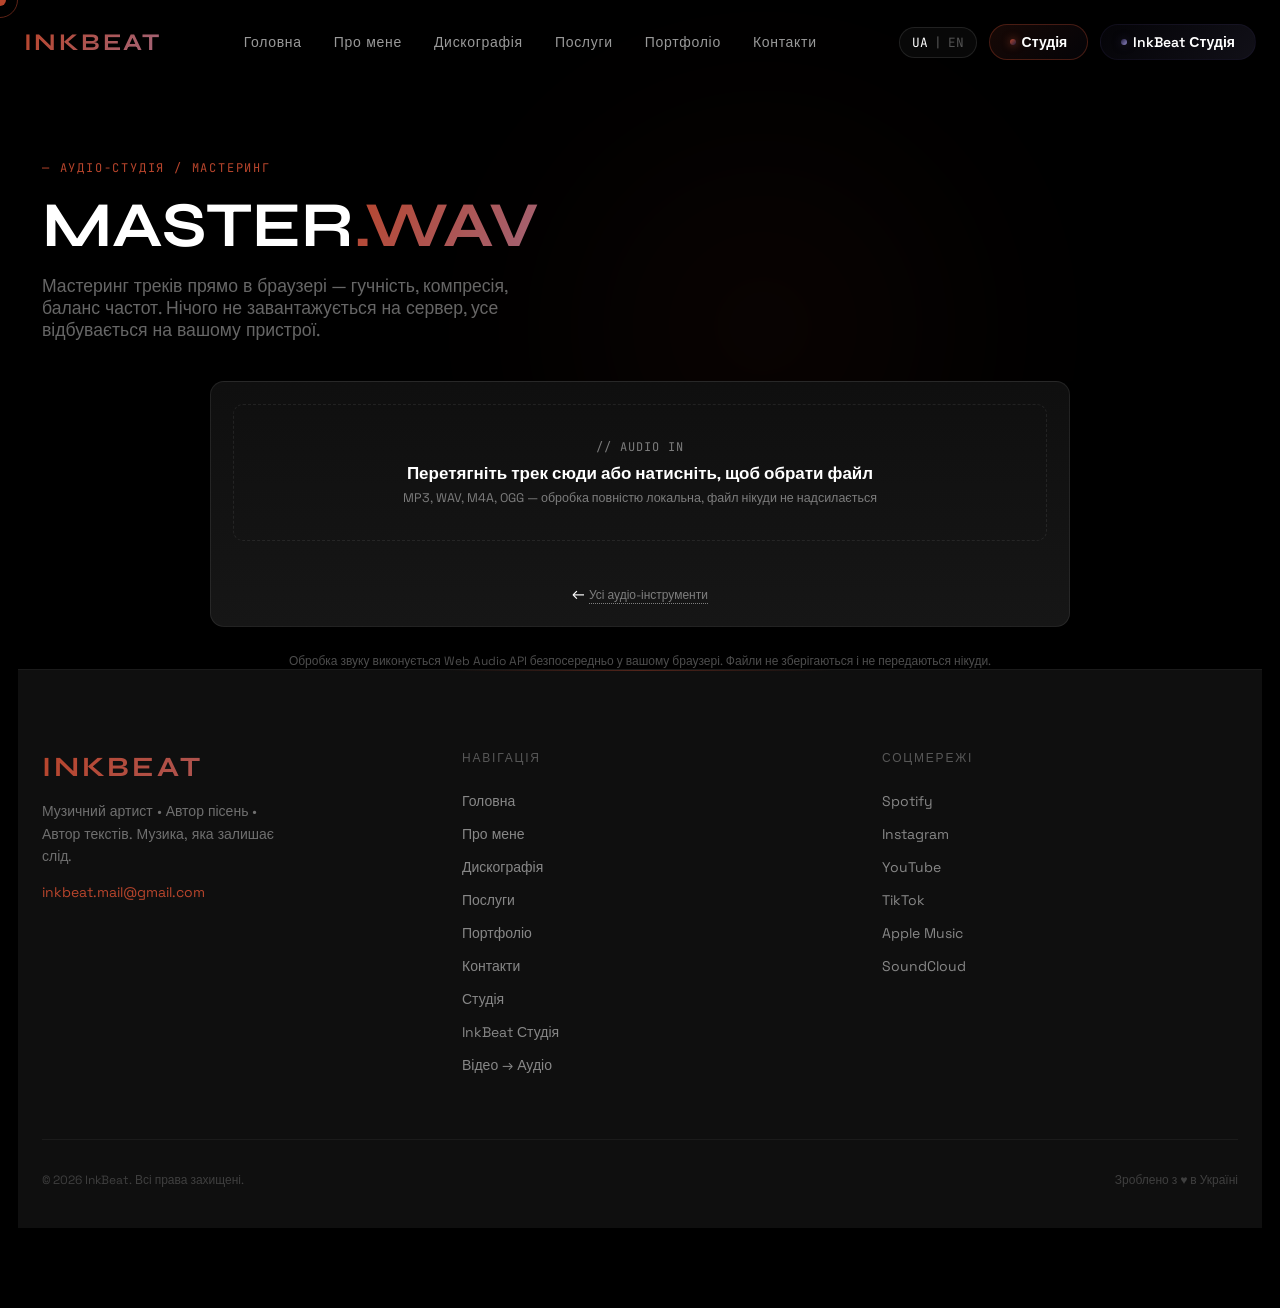
<file: pages/master/mastering.html>
<!doctype html>
<html lang="uk">
<head>
<meta charset="utf-8" />
<meta name="viewport" content="width=device-width, initial-scale=1" />
<title>Мастеринг треків | INKBEAT</title>
<meta name="description" content="Безкоштовний онлайн-мастеринг треків від InkBeat. Обробка звуку прямо в браузері, файли нікуди не завантажуються."/>
<link rel="icon" href="../../public/favicon-optimized.jpg"/>
<link rel="preconnect" href="https://fonts.googleapis.com"/>
<link rel="preconnect" href="https://fonts.gstatic.com" crossorigin/>
<link href="https://fonts.googleapis.com/css2?family=Space+Grotesk:wght@300;400;500;600;700&family=Syne:wght@400;500;600;700;800&family=JetBrains+Mono:wght@300;400;500&display=swap" rel="stylesheet"/>
<link rel="stylesheet" href="../../css/style.css"/>
<style>
  :root{
    --bg:#000000;
    --panel:#0F0F0F;
    --panel-2:#161616;
    --line:rgba(255,255,255,.08);
    --text:#ffffff;
    --muted:rgba(255,255,255,.45);
    --gold:#B8452C;
    --teal:#B8452C;
    --danger:#FF4D4D;
    --font-display: 'Syne', sans-serif;
    --font-body: 'Space Grotesk', sans-serif;
    --font-mono: 'JetBrains Mono', monospace;
  }
  *{ box-sizing:border-box; }
  html,body{ margin:0; padding:0; background:var(--bg); color:var(--text); font-family:var(--font-body); }
  body{ min-height:100vh; padding:0 18px 80px; cursor:none; }
  .tool-wrap{ max-width:860px; margin:0 auto; }
  .wrap{ max-width:860px; margin:0 auto; }

  .rack{ background:linear-gradient(180deg,var(--panel),var(--panel-2)); border:1px solid var(--line); border-radius:14px; padding:22px; box-shadow:0 20px 50px -20px rgba(0,0,0,.6); }

  .drop{ border:1.5px dashed var(--line); border-radius:10px; padding:34px 18px; text-align:center; cursor:pointer; transition:border-color .15s, background .15s; }
  .drop.busy{ opacity:.55; pointer-events:none; }
  .drop:hover, .drop.drag{ border-color:var(--gold); background:rgba(36,31,61,0.08); }
  .drop .slot{ font-family:var(--font-mono); font-size:12px; color:var(--muted); letter-spacing:.08em; text-transform:uppercase; margin-bottom:8px; }
  .drop .cta{ font-family:var(--font-display); font-weight:700; font-size:17px; }
  .drop .sub{ color:var(--muted); font-size:12.5px; margin-top:6px; }
  input[type=file]{ display:none; }

  .track-info{ display:none; align-items:center; justify-content:space-between; gap:10px; margin-top:16px; padding:10px 14px; background:var(--bg); border:1px solid var(--line); border-radius:8px; font-family:var(--font-mono); font-size:12.5px; color:var(--muted); }
  .track-info b{ color:var(--text); font-weight:600; }
  .track-info button{ background:none; border:1px solid var(--line); color:var(--muted); font-family:var(--font-mono); font-size:11px; padding:5px 10px; border-radius:6px; cursor:pointer; }
  .track-info button:hover{ color:var(--text); border-color:var(--muted); }

  canvas#wave{ width:100%; height:80px; display:block; margin-top:16px; border-radius:8px; background:var(--bg); border:1px solid var(--line); }

  .panel{ display:none; margin-top:22px; }
  .panel.show{ display:block; }

  .strip{ display:grid; grid-template-columns:repeat(auto-fit,minmax(150px,1fr)); gap:16px; margin-top:18px; }
  .fader{ background:var(--bg); border:1px solid var(--line); border-radius:10px; padding:14px 14px 16px; }
  .fader .flabel{ display:flex; justify-content:space-between; align-items:baseline; font-family:var(--font-display); font-size:13px; font-weight:700; margin-bottom:10px; }
  .fader .fval{ font-family:var(--font-mono); font-size:12px; color:var(--gold); }
  input[type=range]{ -webkit-appearance:none; width:100%; height:4px; background:var(--line); border-radius:2px; outline:none; }
  input[type=range]::-webkit-slider-thumb{ -webkit-appearance:none; width:16px; height:16px; border-radius:50%; background:var(--teal); cursor:pointer; border:2px solid var(--bg); box-shadow:0 0 0 1px var(--teal); }
  input[type=range]::-moz-range-thumb{ width:16px; height:16px; border-radius:50%; background:var(--teal); cursor:pointer; border:2px solid var(--bg); }

  .row{ display:flex; gap:10px; align-items:center; margin-top:20px; flex-wrap:wrap; }
  .btn{ font-family:var(--font-display); font-weight:700; font-size:13.5px; padding:11px 16px; border-radius:8px; border:1px solid var(--line); background:var(--panel-2); color:var(--text); cursor:pointer; transition:transform .1s, border-color .15s; }
  .btn:hover{ border-color:var(--muted); }
  .btn:active{ transform:scale(0.98); }
  .btn.ghost{ background:transparent; color:var(--muted); }
  .btn.auto{ border-color:var(--gold); color:var(--gold); }
  .btn.primary{ background:var(--teal); border-color:var(--teal); color:#EFEAE2; margin-left:auto; }
  .btn.primary:hover{ filter:brightness(1.08); }
  .btn:disabled{ opacity:.5; cursor:not-allowed; }

  .player{ margin-top:20px; background:linear-gradient(180deg,rgba(255,255,255,.02),transparent); border:1px solid var(--line); border-radius:14px; padding:16px 18px 18px; }
  .player-head{ display:flex; align-items:center; justify-content:space-between; gap:12px; margin-bottom:16px; }
  .mode-switch{ display:inline-flex; background:var(--panel-2); border:1px solid var(--line); border-radius:999px; padding:3px; gap:2px; }
  .mode-btn{ font-family:var(--font-mono); font-size:11px; letter-spacing:.05em; text-transform:uppercase; padding:7px 15px; border-radius:999px; border:none; background:transparent; color:var(--muted); cursor:pointer; transition:background .2s, color .2s; }
  .mode-btn:hover{ color:var(--text); }
  .mode-btn.active{ background:linear-gradient(90deg,var(--teal),var(--gold)); color:#EFEAE2; font-weight:600; }
  .player-times{ font-family:var(--font-mono); font-size:12px; color:var(--muted); white-space:nowrap; letter-spacing:.02em; }
  .player-times #curTime{ color:var(--text); }
  .player-times .t-sep{ margin:0 4px; opacity:.5; }
  .player-body{ display:flex; align-items:center; gap:16px; }
  .play-toggle{ flex:none; width:48px; height:48px; border-radius:50%; border:none; background:linear-gradient(135deg,var(--teal),var(--gold)); color:#EFEAE2; display:flex; align-items:center; justify-content:center; cursor:pointer; box-shadow:0 8px 22px -8px rgba(184,69,44,.55); transition:transform .12s, box-shadow .2s; }
  .play-toggle svg{ margin-left:2px; }
  .play-toggle.is-playing svg{ margin-left:0; }
  .play-toggle:hover{ transform:scale(1.06); box-shadow:0 10px 26px -8px rgba(36,31,61,.55); }
  .play-toggle:active{ transform:scale(0.94); }
  .play-toggle:disabled{ opacity:.4; cursor:not-allowed; box-shadow:none; }
  .seek-track{ position:relative; flex:1; height:6px; border-radius:3px; background:var(--line); cursor:pointer; touch-action:none; -webkit-user-select:none; user-select:none; }
  .seek-track.disabled{ opacity:.45; pointer-events:none; }
  .seek-track:focus-visible{ outline:2px solid var(--teal); outline-offset:4px; }
  .seek-fill{ position:absolute; top:0; left:0; height:100%; width:0%; border-radius:3px; background:linear-gradient(90deg,var(--teal),var(--gold)); pointer-events:none; }
  .seek-thumb{ position:absolute; top:50%; left:0%; width:14px; height:14px; margin-left:-7px; border-radius:50%; background:#fff; border:2px solid var(--teal); box-shadow:0 0 8px rgba(184,69,44,.6); transform:translateY(-50%); pointer-events:none; }

  .meter-block{ display:flex; align-items:center; gap:16px; margin-top:20px; padding:14px 16px; background:var(--bg); border:1px solid var(--line); border-radius:10px; }
  .vu{ position:relative; flex:1; height:10px; background:var(--panel); border-radius:5px; overflow:hidden; }
  .vu .fill{ position:absolute; left:0; top:0; bottom:0; width:0%; background:linear-gradient(90deg,var(--teal),var(--gold) 75%, var(--danger) 95%); transition:width .05s linear; }
  .meter-num{ font-family:var(--font-mono); font-size:12px; color:var(--muted); min-width:76px; text-align:right; }

  .status{ font-family:var(--font-mono); font-size:12px; color:var(--muted); margin-top:10px; min-height:16px; }
  .status.ok{ color:var(--teal); }
  .status.err{ color:var(--danger); }
  .status.busy{ color:var(--gold); }

  .progress{ display:none; margin-top:16px; padding:16px; background:var(--bg); border:1px solid var(--line); border-radius:10px; align-items:center; gap:14px; }
  .progress.show{ display:flex; }
  .spinner{ width:22px; height:22px; border-radius:50%; border:3px solid var(--line); border-top-color:var(--gold); flex:none; animation:spin .8s linear infinite; }
  @keyframes spin{ to{ transform:rotate(360deg); } }
  .progress .ptext{ flex:none; font-family:var(--font-mono); font-size:12px; color:var(--muted); min-width:150px; }
  .progbar{ flex:1; height:8px; background:var(--panel-2); border-radius:4px; overflow:hidden; }
  .progbar i{ display:block; height:100%; width:0%; background:linear-gradient(90deg,var(--teal),var(--gold)); transition:width .15s linear; }

  .toolnav{ margin-top:16px; text-align:center; }
  .toolnav a{ color:var(--muted); font-size:12px; text-decoration:none; border-bottom:1px dotted var(--muted); }
  .toolnav a:hover{ color:var(--text); }
</style>
</head>
<body>

<div class="cursor-dot"></div>
<div class="cursor-ring"></div>

<div id="loading-screen">
  <div class="loading-letters">
    <span class="loading-letter gradient-text" style="animation-delay:.3s">I</span>
    <span class="loading-letter gradient-text" style="animation-delay:.35s">N</span>
    <span class="loading-letter gradient-text" style="animation-delay:.4s">K</span>
    <span class="loading-letter gradient-text" style="animation-delay:.45s">B</span>
    <span class="loading-letter gradient-text" style="animation-delay:.5s">E</span>
    <span class="loading-letter gradient-text" style="animation-delay:.55s">A</span>
    <span class="loading-letter gradient-text" style="animation-delay:.6s">T</span>
  </div>
  <div class="loading-bar-wrap"><div class="loading-bar" style="width:0%"></div></div>
  <div class="loading-pct">0%</div>
</div>

<nav id="navbar">
  <div class="nav-inner">
    <a href="../../index.html" class="nav-logo gradient-text">INKBEAT</a>
    <div class="nav-links">
      <a href="../../index.html" data-i18n="nav.home">Головна</a>
      <a href="../about.html" data-i18n="nav.about">Про мене</a>
      <a href="../discography.html" data-i18n="nav.discography">Дискографія</a>
      <a href="../services.html" data-i18n="nav.services">Послуги</a>
      <a href="../portfolio.html" data-i18n="nav.portfolio">Портфоліо</a>
      <a href="../contact.html" data-i18n="nav.contact">Контакти</a>
    </div>
    <div class="nav-right">
      <div class="lang-btn">
        <span class="lang-ua lang-toggle active" data-lang="uk">UA</span>
        <span class="lang-sep">|</span>
        <span class="lang-en lang-toggle" data-lang="en">EN</span>
      </div>
      <a href="index.html" class="nav-order nav-master active"><span class="nav-master-dot"></span><span data-i18n="nav.master">Мастеринг</span></a><a href="../studio/index.html" class="nav-order nav-studio"><span class="nav-master-dot"></span><span data-i18n="nav.studio">Studio</span></a>
    </div>
    <button class="burger"><svg width="24" height="24" fill="none" stroke="currentColor" stroke-width="2" viewBox="0 0 24 24"><line x1="3" y1="6" x2="21" y2="6"/><line x1="3" y1="12" x2="21" y2="12"/><line x1="3" y1="18" x2="21" y2="18"/></svg></button>
  </div>
</nav>

<div class="mobile-menu">
  <button class="mobile-close"><svg width="28" height="28" fill="none" stroke="currentColor" stroke-width="2" viewBox="0 0 24 24"><line x1="18" y1="6" x2="6" y2="18"/><line x1="6" y1="6" x2="18" y2="18"/></svg></button>
  <a href="../../index.html" data-i18n="nav.home">Головна</a>
  <a href="../about.html" data-i18n="nav.about">Про мене</a>
  <a href="../discography.html" data-i18n="nav.discography">Дискографія</a>
  <a href="../services.html" data-i18n="nav.services">Послуги</a>
  <a href="../portfolio.html" data-i18n="nav.portfolio">Портфоліо</a>
  <a href="../contact.html" data-i18n="nav.contact">Контакти</a>
  <a href="index.html" data-i18n="nav.master">Мастеринг</a>
  <a href="../studio/index.html" data-i18n="nav.studio">Studio</a>
  <div class="mobile-lang-switch">
    <span class="lang-ua lang-toggle active" data-lang="uk">UA</span>
    <span class="lang-sep">|</span>
    <span class="lang-en lang-toggle" data-lang="en">EN</span>
  </div>
</div>

<section class="page-header" style="padding-bottom:40px">
  <div class="page-header-orb" style="top:20%;right:20%;width:500px;height:500px;background:radial-gradient(circle,#B8452C,transparent 70%)"></div>
  <div class="container">
    <div class="reveal">
      <div class="page-label" style="color:var(--brick)">— <a href="index.html" style="color:inherit;text-decoration:none" data-i18n-local="audioStudioLink">Аудіо-студія</a> <span data-i18n-local="masteringLabel">/ Мастеринг</span></div>
      <h1 class="page-title" style="font-size:clamp(2.2rem,6vw,4rem)">MASTER<span class="gradient-text">.WAV</span></h1>
      <p class="page-sub" data-i18n-local="pageSub">Мастеринг треків прямо в браузері — гучність, компресія, баланс частот. Нічого не завантажується на сервер, усе відбувається на вашому пристрої.</p>
    </div>
  </div>
</section>

<div class="tool-wrap">

  <div class="rack">

    <div class="drop" id="drop">
      <div class="slot">// audio in</div>
      <div class="cta" data-i18n-local="dropCta">Перетягніть трек сюди або натисніть, щоб обрати файл</div>
      <div class="sub" data-i18n-local="dropSub">MP3, WAV, M4A, OGG — обробка повністю локальна, файл нікуди не надсилається</div>
      <input type="file" id="file" accept="audio/*,.mp3,.wav,.m4a,.aac,.ogg,.flac,.webm" />
    </div>

    <div class="track-info" id="trackInfo">
      <span id="trackName">—</span>
      <button id="clearBtn" data-i18n-local="clearBtn">Обрати інший файл</button>
    </div>

    <canvas id="wave" width="800" height="80" style="display:none"></canvas>

    <div class="status" id="status"></div>

    <div class="progress" id="progressBlock">
      <div class="spinner"></div>
      <div class="ptext" id="progText">Завантаження… 0%</div>
      <div class="progbar"><i id="progFill"></i></div>
    </div>

    <div class="panel" id="panel">
      <div class="strip">
        <div class="fader">
          <div class="flabel"><span data-i18n-local="loudLabel">Гучність</span> <span class="fval" id="vLoud">+6 дБ</span></div>
          <input type="range" id="loud" min="-3" max="12" step="0.5" value="6" />
        </div>
        <div class="fader">
          <div class="flabel"><span data-i18n-local="compLabel">Компресія</span> <span class="fval" id="vComp">40%</span></div>
          <input type="range" id="comp" min="0" max="100" step="5" value="40" />
        </div>
        <div class="fader">
          <div class="flabel"><span data-i18n-local="bassLabel">Бас</span> <span class="fval" id="vBass">+2 дБ</span></div>
          <input type="range" id="bass" min="-6" max="6" step="0.5" value="2" />
        </div>
        <div class="fader">
          <div class="flabel"><span data-i18n-local="trebLabel">Верхи</span> <span class="fval" id="vTreb">+2 дБ</span></div>
          <input type="range" id="treb" min="-6" max="6" step="0.5" value="2" />
        </div>
      </div>

      <div class="meter-block">
        <div class="meter-num" id="meterLabel" data-i18n-local="meterLabel">РІВЕНЬ</div>
        <div class="vu"><div class="fill" id="vuFill"></div></div>
        <div class="meter-num" id="peakVal">-∞ дБ</div>
      </div>

      <div class="player" id="player">
        <div class="player-head">
          <div class="mode-switch" id="modeSwitch">
            <button type="button" class="mode-btn active" id="modeOrigBtn" data-mode="orig" data-i18n-local="modeOrig">Оригінал</button>
            <button type="button" class="mode-btn" id="modeMastBtn" data-mode="mast" data-i18n-local="modeMast">Опрацьовано</button>
          </div>
          <div class="player-times"><span id="curTime">0:00</span><span class="t-sep">/</span><span id="durTime">0:00</span></div>
        </div>
        <div class="player-body">
          <button type="button" class="play-toggle" id="playToggle" aria-label="Play/Pause">
            <svg class="icon-play" viewBox="0 0 24 24" width="18" height="18"><path d="M8 5v14l11-7z" fill="currentColor"/></svg>
            <svg class="icon-pause" viewBox="0 0 24 24" width="18" height="18" style="display:none"><path d="M6 5h4v14H6zM14 5h4v14h-4z" fill="currentColor"/></svg>
          </button>
          <div class="seek-track disabled" id="seekTrack" role="slider" tabindex="0" aria-label="Перемотка" aria-valuemin="0" aria-valuemax="100" aria-valuenow="0">
            <div class="seek-fill" id="seekFill"></div>
            <div class="seek-thumb" id="seekThumb"></div>
          </div>
        </div>
      </div>

      <div class="row">
        <button class="btn auto" id="autoBtn" data-i18n-local="autoBtn">Авто-мастеринг</button>
        <button class="btn primary" id="exportBtn" data-i18n-local="exportBtn">Завантажити готовий трек</button>
      </div>
    </div>

    <div class="toolnav">← <a href="index.html" data-i18n-local="toolnavAllLink">Усі аудіо-інструменти</a></div>

  </div>

  <p style="text-align:center;color:rgba(255,255,255,.3);font-size:12px;margin-top:26px" data-i18n-local="footNote">Обробка звуку виконується Web Audio API безпосередньо у вашому браузері. Файли не зберігаються і не передаються нікуди.</p>
</div>

<footer>
  <div class="container">
    <div class="footer-grid">
      <div>
        <div class="footer-brand-name gradient-text">INKBEAT</div>
        <p class="footer-desc" data-i18n="footer.desc">Музичний артист • Автор пісень • Автор текстів. Музика, яка залишає слід.</p>
        <a href="mailto:inkbeat.mail@gmail.com" class="footer-email">inkbeat.mail@gmail.com</a>
      </div>
      <div>
        <div class="footer-col-title" data-i18n="footer.nav">Навігація</div>
        <ul class="footer-links">
          <li><a href="../../index.html" data-i18n="nav.home">Головна</a></li>
          <li><a href="../about.html" data-i18n="nav.about">Про мене</a></li>
          <li><a href="../discography.html" data-i18n="nav.discography">Дискографія</a></li>
          <li><a href="../services.html" data-i18n="nav.services">Послуги</a></li>
          <li><a href="../portfolio.html" data-i18n="nav.portfolio">Портфоліо</a></li>
          <li><a href="../contact.html" data-i18n="nav.contact">Контакти</a></li>
          <li><a href="index.html" data-i18n="nav.master">Мастеринг</a></li><li><a href="../studio/index.html" data-i18n="nav.studio">Studio</a></li><li><a href="video-to-audio.html" data-i18n="nav.videoAudio">Video → Audio</a></li>
        </ul>
      </div>
      <div>
        <div class="footer-col-title" data-i18n="footer.socials">Соцмережі</div>
        <ul class="footer-links footer-social-links">
          <li><a href="https://open.spotify.com/artist/6hkNwIjIfDcMDp5AObEbO9" target="_blank" rel="noopener">Spotify</a></li>
          <li><a href="https://www.instagram.com/_.inkbeat._/" target="_blank" rel="noopener">Instagram</a></li>
          <li><a href="https://www.youtube.com/@1nkBeat12/shorts" target="_blank" rel="noopener">YouTube</a></li>
          <li><a href="https://www.tiktok.com/@inkbeat_" target="_blank" rel="noopener">TikTok</a></li>
          <li><a href="https://music.apple.com/ua/artist/inkbeat/1850263830?l=uk" target="_blank" rel="noopener">Apple Music</a></li>
          <li><a href="https://soundcloud.com/akabbvwcbvle" target="_blank" rel="noopener">SoundCloud</a></li>
        </ul>
      </div>
    </div>
    <div class="footer-bottom">
      <p class="footer-copy">© <span id="year"></span> InkBeat. <span data-i18n="footer.rights">Всі права захищені.</span></p>
      <p class="footer-copy" data-i18n="footer.made">Зроблено з ♥ в Україні</p>
    </div>
  </div>
</footer>

<script src="../../js/main.js"></script>
<script>document.getElementById('year').textContent = new Date().getFullYear()</script>

<script>
(() => {
  const ML = {
    uk: {
      audioStudioLink: 'Аудіо-студія', masteringLabel: '/ Мастеринг',
      pageSub: 'Мастеринг треків прямо в браузері — гучність, компресія, баланс частот. Нічого не завантажується на сервер, усе відбувається на вашому пристрої.',
      dropCta: 'Перетягніть трек сюди або натисніть, щоб обрати файл',
      dropSub: 'MP3, WAV, M4A, OGG — обробка повністю локальна, файл нікуди не надсилається',
      clearBtn: 'Обрати інший файл',
      loudLabel: 'Гучність', compLabel: 'Компресія', bassLabel: 'Бас', trebLabel: 'Верхи',
      meterLabel: 'РІВЕНЬ',
      autoBtn: 'Авто-мастеринг', modeOrig: 'Оригінал', modeMast: 'Опрацьовано',
      exportBtn: 'Завантажити готовий трек',
      toolnavVocal: 'Потрібно прибрати або виділити вокал? →', toolnavVocalLink: 'Окремий інструмент VOCAL SPLIT',
      toolnavEq: 'Потрібно зробити візуалізацію пісні для відео? →', toolnavEqLink: 'Окремий інструмент EQUALIZER',
      toolnavAllLink: 'Усі аудіо-інструменти',
      footNote: 'Обробка звуку виконується Web Audio API безпосередньо у вашому браузері. Файли не зберігаються і не передаються нікуди.',
      dbUnit: ' дБ',
      readingFile: 'Читання файлу…', decodingAudio: 'Декодування аудіо…', done: 'Готово',
      decodingAudioSlow: 'Декодування аудіо… (у Safari це може тривати до хвилини, будь ласка, зачекай)',
      decodingRetry: 'Декодування зависло — пробую ще раз…',
      renderingLabel: 'Обробка треку…', renderingSlow: 'Обробка треку… (для довгих треків це може тривати довше, зачекай)',
      renderTimeout: 'Обробка зайняла надто багато часу. Спробуй коротший трек або інший браузер.',
      statusReady: 'Готово. Налаштуйте параметри й натисніть «Авто-мастеринг» або одразу завантажте.',
      statusReadError: (reason) => `Не вдалося прочитати цей файл (${reason}). Спробуйте інший MP3/WAV-файл або інший браузер.`,
      decodeTimeout: 'Декодування зайняло надто багато часу. Спробуйте інший файл або браузер.',
      decodeStuckIOS: 'Safari/Chrome на iOS не змогли декодувати цей файл (відоме обмеження WebKit). Спробуйте: 1) переекспортувати файл у MP3 без обкладинки/тегів, 2) інший файл, або 3) відкрити сторінку на комп’ютері.',
      statusAutoApplied: 'Застосовано пресет «Авто-мастеринг». Можете підлаштувати повзунки або одразу завантажити.',
      statusProcessing: 'Обробка треку… (рендеринг відбувається локально, це може зайняти кілька секунд)',
      statusExportDone: 'Готово! Файл завантажено на ваш пристрій — нічого не збережено ніде більше.',
      statusExportError: 'Помилка обробки. Спробуйте ще раз або інший файл.'
    },
    en: {
      audioStudioLink: 'Audio Studio', masteringLabel: '/ Mastering',
      pageSub: 'Master your tracks right in the browser — loudness, compression, frequency balance. Nothing is uploaded to a server, everything happens on your device.',
      dropCta: 'Drag a track here or tap to choose a file',
      dropSub: 'MP3, WAV, M4A, OGG — fully local processing, the file is never sent anywhere',
      clearBtn: 'Choose another file',
      loudLabel: 'Loudness', compLabel: 'Compression', bassLabel: 'Bass', trebLabel: 'Treble',
      meterLabel: 'LEVEL',
      autoBtn: 'Auto-master', modeOrig: 'Original', modeMast: 'Processed',
      exportBtn: 'Download finished track',
      toolnavVocal: 'Need to remove or isolate vocals? →', toolnavVocalLink: 'Separate tool: VOCAL SPLIT',
      toolnavEq: 'Need a visualizer for a video? →', toolnavEqLink: 'Separate tool: EQUALIZER',
      toolnavAllLink: 'All audio tools',
      footNote: 'Audio processing runs via the Web Audio API directly in your browser. Files are never stored or sent anywhere.',
      dbUnit: ' dB',
      readingFile: 'Reading file…', decodingAudio: 'Decoding audio…', done: 'Done',
      decodingAudioSlow: 'Decoding audio… (in Safari this can take up to a minute, please wait)',
      decodingRetry: 'Decoding got stuck — retrying…',
      renderingLabel: 'Processing the track…', renderingSlow: 'Processing the track… (long tracks can take longer, please wait)',
      renderTimeout: 'Processing took too long. Try a shorter track or a different browser.',
      statusReady: 'Ready. Adjust the sliders and hit "Auto-master", or download right away.',
      statusReadError: (reason) => `Couldn't read this file (${reason}). Try another MP3/WAV file or a different browser.`,
      decodeTimeout: 'Decoding took too long. Try another file or browser.',
      decodeStuckIOS: "Safari/Chrome on iOS couldn't decode this file (a known WebKit limitation). Try: 1) re-exporting the file as MP3 without cover art/tags, 2) a different file, or 3) opening this page on a computer.",
      statusAutoApplied: 'Applied the "Auto-master" preset. You can fine-tune the sliders or download right away.',
      statusProcessing: 'Processing the track… (rendering happens locally, this can take a few seconds)',
      statusExportDone: "Done! The file was downloaded to your device — nothing was saved anywhere else.",
      statusExportError: 'Processing error. Try again or use a different file.'
    }
  };
  let mLang = localStorage.getItem('lang') || 'uk';
  function mt(key){ return ML[mLang][key]; }
  function applyLocalI18n(){
    mLang = localStorage.getItem('lang') || 'uk';
    document.querySelectorAll('[data-i18n-local]').forEach(el => {
      const k = el.getAttribute('data-i18n-local');
      if(ML[mLang][k] !== undefined) el.textContent = ML[mLang][k];
    });
    refreshLabels();
    peakVal.textContent = (peakVal.textContent.replace(/[^\-∞0-9.]/g,'') || '-∞') + mt('dbUnit');
  }
  window.onLangChange = function(){ applyLocalI18n(); };

  const dropEl = document.getElementById('drop');
  const fileInput = document.getElementById('file');
  const trackInfo = document.getElementById('trackInfo');
  const trackName = document.getElementById('trackName');
  const clearBtn = document.getElementById('clearBtn');
  const waveCanvas = document.getElementById('wave');
  const panel = document.getElementById('panel');
  const statusEl = document.getElementById('status');
  const progressBlock = document.getElementById('progressBlock');
  const progFill = document.getElementById('progFill');
  const progText = document.getElementById('progText');

  const loud = document.getElementById('loud'), vLoud = document.getElementById('vLoud');
  const comp = document.getElementById('comp'), vComp = document.getElementById('vComp');
  const bass = document.getElementById('bass'), vBass = document.getElementById('vBass');
  const treb = document.getElementById('treb'), vTreb = document.getElementById('vTreb');

  const exportBtn = document.getElementById('exportBtn');
  const autoBtn = document.getElementById('autoBtn');
  const vuFill = document.getElementById('vuFill');
  const peakVal = document.getElementById('peakVal');

  const playToggle = document.getElementById('playToggle');
  const iconPlay = playToggle.querySelector('.icon-play');
  const iconPause = playToggle.querySelector('.icon-pause');
  const seekTrack = document.getElementById('seekTrack');
  const seekFill = document.getElementById('seekFill');
  const seekThumb = document.getElementById('seekThumb');
  const curTimeEl = document.getElementById('curTime');
  const durTimeEl = document.getElementById('durTime');
  const modeOrigBtn = document.getElementById('modeOrigBtn');
  const modeMastBtn = document.getElementById('modeMastBtn');
  const modeButtons = [modeOrigBtn, modeMastBtn];

  let audioCtx = null;
  let originalBuffer = null;
  let fileNameBase = 'track';
  let currentSource = null;
  let currentAnalyser = null;
  let rafId = null;

  let playMode = 'orig';
  let isPlaying = false;
  let pauseOffset = 0;
  let startCtxTime = 0;
  let duration = 0;
  let stoppingManually = false;
  let isSeeking = false;

  function setStatus(msg, cls){
    statusEl.textContent = msg || '';
    statusEl.className = 'status' + (cls ? ' ' + cls : '');
  }

  window.addEventListener('error', (e) => {
    hideProgress();
    dropEl.classList.remove('busy');
    fileInput.disabled = false;
    setStatus('Сталася неочікувана помилка: ' + (e.message || 'невідома') + '. Спробуй перезавантажити сторінку або інший браузер.', 'err');
  });
  window.addEventListener('unhandledrejection', (e) => {
    hideProgress();
    dropEl.classList.remove('busy');
    fileInput.disabled = false;
    const reason = (e.reason && (e.reason.message || e.reason)) || 'невідома помилка';
    setStatus('Сталася неочікувана помилка: ' + reason + '. Спробуй перезавантажити сторінку або інший браузер.', 'err');
  });

  function showProgress(pct, label){
    progressBlock.classList.add('show');
    progFill.style.width = Math.round(pct*100) + '%';
    progText.textContent = `${label} ${Math.round(pct*100)}%`;
  }
  function hideProgress(){
    progressBlock.classList.remove('show');
    progFill.style.width = '0%';
  }

  function withTimeout(promise, ms, message){
    return new Promise((resolve, reject) => {
      const timer = setTimeout(() => reject(new Error(message || 'Час очікування вичерпано')), ms);
      promise.then(
        (v) => { clearTimeout(timer); resolve(v); },
        (e) => { clearTimeout(timer); reject(e); }
      );
    });
  }

  function dbToGain(db){ return Math.pow(10, db/20); }

  dropEl.addEventListener('click', () => fileInput.click());
  ['dragover','dragenter'].forEach(ev => dropEl.addEventListener(ev, e => { e.preventDefault(); dropEl.classList.add('drag'); }));
  ['dragleave','drop'].forEach(ev => dropEl.addEventListener(ev, e => { e.preventDefault(); dropEl.classList.remove('drag'); }));
  dropEl.addEventListener('drop', e => { const f = e.dataTransfer.files[0]; if (f) loadFile(f); });
  fileInput.addEventListener('change', e => { const f = e.target.files[0]; if (f) loadFile(f); });
  clearBtn.addEventListener('click', resetAll);

  function resetAll(){
    originalBuffer = null;
    trackInfo.style.display = 'none';
    waveCanvas.style.display = 'none';
    panel.classList.remove('show');
    fileInput.value = '';
    setStatus('');
    stopPlayback();
    duration = 0;
    pauseOffset = 0;
    playMode = 'orig';
    modeButtons.forEach(b => b.classList.toggle('active', b === modeOrigBtn));
    seekTrack.classList.add('disabled');
    seekTrack.setAttribute('aria-valuenow', '0');
    playToggle.disabled = true;
    updateSeekUI(0);
  }

  function decode(ctx, arrayBuf){
    return new Promise((resolve, reject) => {
      const maybePromise = ctx.decodeAudioData(arrayBuf, resolve, reject);
      if (maybePromise && typeof maybePromise.then === 'function'){
        maybePromise.then(resolve).catch(reject);
      }
    });
  }

  // iOS Safari/Chrome (both run on WebKit) has a known decodeAudioData bug where decoding
  // can hang forever for certain files without ever calling the success or error callback.
  // A fresh AudioContext often "unsticks" it, so we retry once with a brand new context
  // before giving up, and we don't make the user wait too long to find out.
  async function decodeWithRetry(arrayBuf, fileSize, onRetry){
    const timeoutMs = Math.max(12000, Math.min(45000, fileSize / 2500));
    try{
      return await withTimeout(decode(audioCtx, arrayBuf.slice(0)), timeoutMs, mt('decodeTimeout'));
    }catch(err){
      const isTimeout = err && err.message === mt('decodeTimeout');
      if (!isTimeout) throw err;
      if (typeof onRetry === 'function') onRetry();
      try{ await audioCtx.close(); }catch(e){}
      audioCtx = new (window.AudioContext||window.webkitAudioContext)();
      if (audioCtx.state === 'suspended') await audioCtx.resume();
      try{
        return await withTimeout(decode(audioCtx, arrayBuf.slice(0)), timeoutMs, mt('decodeTimeout'));
      }catch(err2){
        const stillTimeout = err2 && err2.message === mt('decodeTimeout');
        throw new Error(stillTimeout ? mt('decodeStuckIOS') : (err2.message || err2.name || 'decode error'));
      }
    }
  }

  async function loadFile(file){
    if(dropEl.classList.contains('busy')) return;
    dropEl.classList.add('busy');
    fileInput.disabled = true;
    hideProgress();
    setStatus('');
    showProgress(0.02, mt('readingFile'));

    const estimatedMs = Math.max(500, Math.min(6000, file.size / 4000));
    const startedAt = Date.now();
    let stageDone = false;
    let isRetrying = false;
    const progressTimer = setInterval(() => {
      if(stageDone || isRetrying) return;
      const elapsed = Date.now() - startedAt;
      const pct = Math.min(0.92, elapsed/estimatedMs);
      showProgress(pct, elapsed > 6000 ? mt('decodingAudioSlow') : mt('decodingAudio'));
    }, 120);

    try{
      if (!audioCtx) audioCtx = new (window.AudioContext||window.webkitAudioContext)();
      if (audioCtx.state === 'suspended') await audioCtx.resume();
      const arrayBuf = await file.arrayBuffer();
      if (!arrayBuf || arrayBuf.byteLength === 0){
        throw new Error('Файл порожній або не вдалося його прочитати.');
      }
      const buf = await decodeWithRetry(arrayBuf, file.size, () => {
        isRetrying = true;
        showProgress(0.92, mt('decodingRetry'));
      });
      stageDone = true;
      clearInterval(progressTimer);
      showProgress(1, mt('done'));

      originalBuffer = buf;
      fileNameBase = file.name.replace(/\.[^/.]+$/, '');
      trackName.innerHTML = `<b>${file.name}</b> · ${buf.numberOfChannels}ch · ${buf.sampleRate}Hz · ${buf.duration.toFixed(1)}s`;
      trackInfo.style.display = 'flex';
      waveCanvas.style.display = 'block';
      drawWaveform(buf);
      panel.classList.add('show');
      setStatus(mt('statusReady'), 'ok');

      duration = buf.duration;
      pauseOffset = 0;
      playMode = 'orig';
      modeButtons.forEach(b => b.classList.toggle('active', b === modeOrigBtn));
      seekTrack.classList.remove('disabled');
      playToggle.disabled = false;
      durTimeEl.textContent = formatTime(duration);
      updateSeekUI(0);
    }catch(err){
      stageDone = true;
      clearInterval(progressTimer);
      console.error(err);
      const reason = (err && (err.message || err.name)) ? (err.message || err.name) : 'невідома помилка';
      setStatus(mt('statusReadError')(reason), 'err');
    } finally {
      setTimeout(hideProgress, 400);
      dropEl.classList.remove('busy');
      fileInput.disabled = false;
    }
  }

  function drawWaveform(buf){
    const ctx = waveCanvas.getContext('2d');
    const w = waveCanvas.width = waveCanvas.clientWidth * 2;
    const h = waveCanvas.height = 160;
    ctx.clearRect(0,0,w,h);
    const data = buf.getChannelData(0);
    const step = Math.ceil(data.length / w);
    const mid = h/2;
    ctx.fillStyle = '#B8452C';
    for (let x=0; x<w; x++){
      let min=1, max=-1;
      const start = x*step;
      for (let i=0;i<step;i++){
        const v = data[start+i] || 0;
        if (v<min) min=v; if (v>max) max=v;
      }
      ctx.fillRect(x, mid + min*mid*0.9, 1, Math.max(1,(max-min)*mid*0.9));
    }
  }

  function refreshLabels(){
    const db = mt('dbUnit');
    vLoud.textContent = (loud.value>=0?'+':'') + loud.value + db;
    vComp.textContent = comp.value + '%';
    vBass.textContent = (bass.value>=0?'+':'') + bass.value + db;
    vTreb.textContent = (treb.value>=0?'+':'') + treb.value + db;
  }
  [loud,comp,bass,treb].forEach(el => el.addEventListener('input', refreshLabels));
  refreshLabels();

  autoBtn.addEventListener('click', () => {
    loud.value = 7; comp.value = 45; bass.value = 2.5; treb.value = 2.5;
    refreshLabels();
    setStatus(mt('statusAutoApplied'), 'ok');
  });

  function buildChain(ctx, source){
    const p = {
      loud: parseFloat(loud.value),
      comp: parseFloat(comp.value)/100,
      bass: parseFloat(bass.value),
      treb: parseFloat(treb.value),
    };
    const low = ctx.createBiquadFilter();
    low.type = 'lowshelf'; low.frequency.value = 150; low.gain.value = p.bass;

    const high = ctx.createBiquadFilter();
    high.type = 'highshelf'; high.frequency.value = 8000; high.gain.value = p.treb;

    const compressor = ctx.createDynamicsCompressor();
    compressor.threshold.value = -6 - p.comp*24;   
    compressor.knee.value = 18;
    compressor.ratio.value = 1 + p.comp*11;         
    compressor.attack.value = 0.003;
    compressor.release.value = 0.25;

    const makeup = ctx.createGain();
    makeup.gain.value = dbToGain(p.loud);

    source.connect(low);
    low.connect(high);
    high.connect(compressor);
    compressor.connect(makeup);
    return makeup; 
  }

  function stopPlayback(){
    if (currentSource){ stoppingManually = true; try{ currentSource.stop(); }catch(e){} currentSource=null; }
    if (rafId) cancelAnimationFrame(rafId);
    isPlaying = false;
    updatePlayIcon();
    vuFill.style.width = '0%';
    peakVal.textContent = '-∞' + mt('dbUnit');
  }

  function formatTime(s){
    if (!isFinite(s) || s < 0) s = 0;
    const m = Math.floor(s / 60);
    const sec = Math.floor(s % 60);
    return m + ':' + String(sec).padStart(2, '0');
  }

  function updatePlayIcon(){
    iconPlay.style.display = isPlaying ? 'none' : 'block';
    iconPause.style.display = isPlaying ? 'block' : 'none';
    playToggle.classList.toggle('is-playing', isPlaying);
  }

  function setSeekVisual(pct){
    pct = Math.max(0, Math.min(1, pct));
    const p = pct * 100;
    seekFill.style.width = p + '%';
    seekThumb.style.left = p + '%';
    seekTrack.setAttribute('aria-valuenow', Math.round(p));
  }

  function updateSeekUI(current){
    curTimeEl.textContent = formatTime(current);
    if (isSeeking) return;
    setSeekVisual(duration > 0 ? current / duration : 0);
  }

  function startSource(offset){
    if (!audioCtx) audioCtx = new (window.AudioContext||window.webkitAudioContext)();
    if (audioCtx.state === 'suspended') audioCtx.resume();

    const clampedOffset = Math.max(0, Math.min(offset, duration));
    const src = audioCtx.createBufferSource();
    src.buffer = originalBuffer;

    const analyser = audioCtx.createAnalyser();
    analyser.fftSize = 1024;
    const data = new Uint8Array(analyser.fftSize);

    const endNode = playMode === 'mast' ? buildChain(audioCtx, src) : src;
    endNode.connect(analyser);
    analyser.connect(audioCtx.destination);

    src.start(0, clampedOffset);
    currentSource = src;
    currentAnalyser = analyser;
    startCtxTime = audioCtx.currentTime - clampedOffset;

    src.onended = () => {
      if (stoppingManually){ stoppingManually = false; return; }
      // reached the natural end of the track
      isPlaying = false;
      pauseOffset = 0;
      updatePlayIcon();
      updateSeekUI(0);
      vuFill.style.width = '0%';
      peakVal.textContent = '-∞' + mt('dbUnit');
    };

    function tick(){
      analyser.getByteTimeDomainData(data);
      let peak = 0;
      for (let i=0;i<data.length;i++){
        const v = Math.abs(data[i]-128)/128;
        if (v>peak) peak = v;
      }
      const db = peak>0 ? 20*Math.log10(peak) : -60;
      const pct = Math.max(0, Math.min(100, (db+60)/60*100));
      vuFill.style.width = pct + '%';
      peakVal.textContent = (db<=-59 ? '-∞' : db.toFixed(1)) + mt('dbUnit');

      const current = Math.min(duration, audioCtx.currentTime - startCtxTime);
      updateSeekUI(current);
      if (isPlaying) rafId = requestAnimationFrame(tick);
    }
    tick();
  }

  function startPlayback(offset){
    if (!originalBuffer) return;
    if (currentSource){ stoppingManually = true; try{ currentSource.stop(); }catch(e){} currentSource = null; }
    if (rafId) cancelAnimationFrame(rafId);
    isPlaying = true;
    updatePlayIcon();
    startSource(offset);
  }

  function pausePlayback(){
    if (!isPlaying) return;
    pauseOffset = Math.min(duration, audioCtx.currentTime - startCtxTime);
    if (currentSource){ stoppingManually = true; try{ currentSource.stop(); }catch(e){} currentSource = null; }
    if (rafId) cancelAnimationFrame(rafId);
    isPlaying = false;
    updatePlayIcon();
    vuFill.style.width = '0%';
  }

  playToggle.addEventListener('click', () => {
    if (!originalBuffer) return;
    if (isPlaying){
      pausePlayback();
    } else {
      const offset = pauseOffset >= duration ? 0 : pauseOffset;
      startPlayback(offset);
    }
  });

  modeButtons.forEach(btn => {
    btn.addEventListener('click', () => {
      const mode = btn.dataset.mode;
      if (mode === playMode || !originalBuffer) return;
      modeButtons.forEach(b => b.classList.toggle('active', b === btn));
      let resumeOffset = pauseOffset;
      if (isPlaying) resumeOffset = Math.min(duration, audioCtx.currentTime - startCtxTime);
      playMode = mode;
      if (isPlaying){
        startPlayback(resumeOffset);
      } else {
        pauseOffset = resumeOffset;
      }
    });
  });

  let dragPct = 0;

  function pctFromClientX(clientX){
    const rect = seekTrack.getBoundingClientRect();
    if (rect.width === 0) return 0;
    const x = Math.min(rect.right, Math.max(rect.left, clientX));
    return (x - rect.left) / rect.width;
  }

  function commitSeek(pct){
    if (!originalBuffer) return;
    isSeeking = false;
    const newOffset = Math.max(0, Math.min(pct * duration, duration));
    if (isPlaying){
      startPlayback(newOffset);
    } else {
      pauseOffset = newOffset;
      updateSeekUI(newOffset);
    }
  }

  seekTrack.addEventListener('pointerdown', (e) => {
    if (!originalBuffer || seekTrack.classList.contains('disabled')) return;
    seekTrack.focus();
    isSeeking = true;
    try{ seekTrack.setPointerCapture(e.pointerId); }catch(err){}
    dragPct = pctFromClientX(e.clientX);
    setSeekVisual(dragPct);
    curTimeEl.textContent = formatTime(dragPct * duration);
  });

  seekTrack.addEventListener('pointermove', (e) => {
    if (!isSeeking) return;
    dragPct = pctFromClientX(e.clientX);
    setSeekVisual(dragPct);
    curTimeEl.textContent = formatTime(dragPct * duration);
  });

  function endSeekDrag(e){
    if (!isSeeking) return;
    try{ seekTrack.releasePointerCapture(e.pointerId); }catch(err){}
    commitSeek(dragPct);
  }
  seekTrack.addEventListener('pointerup', endSeekDrag);
  seekTrack.addEventListener('pointercancel', endSeekDrag);

  seekTrack.addEventListener('keydown', (e) => {
    if (!originalBuffer) return;
    let cur = isPlaying ? Math.min(duration, audioCtx.currentTime - startCtxTime) : pauseOffset;
    if (e.key === 'ArrowRight') cur = Math.min(duration, cur + 5);
    else if (e.key === 'ArrowLeft') cur = Math.max(0, cur - 5);
    else if (e.key === 'Home') cur = 0;
    else if (e.key === 'End') cur = duration;
    else return;
    e.preventDefault();
    commitSeek(duration > 0 ? cur / duration : 0);
  });

  async function renderMastered(){
    const OfflineCtor = window.OfflineAudioContext || window.webkitOfflineAudioContext;
    const offline = new OfflineCtor(originalBuffer.numberOfChannels, originalBuffer.length, originalBuffer.sampleRate);
    const src = offline.createBufferSource();
    src.buffer = originalBuffer;
    const endNode = buildChain(offline, src);
    endNode.connect(offline.destination);
    src.start();

    const durationSec = originalBuffer.length / originalBuffer.sampleRate;
    const estimatedMs = Math.max(600, Math.min(15000, durationSec * 700));
    const startedAt = Date.now();
    let renderDone = false;
    showProgress(0.02, mt('renderingLabel'));
    const progressTimer = setInterval(() => {
      if(renderDone) return;
      const elapsed = Date.now() - startedAt;
      const pct = Math.min(0.95, elapsed/estimatedMs);
      showProgress(pct, elapsed > 6000 ? mt('renderingSlow') : mt('renderingLabel'));
    }, 120);

    let rendered;
    try{
      rendered = await withTimeout(
        offline.startRendering(),
        Math.max(45000, Math.min(180000, durationSec * 3000)),
        mt('renderTimeout')
      );
    } finally {
      renderDone = true;
      clearInterval(progressTimer);
    }
    showProgress(1, mt('done'));

    let peak = 0;
    for (let ch=0; ch<rendered.numberOfChannels; ch++){
      const d = rendered.getChannelData(ch);
      for (let i=0;i<d.length;i++){ const a = Math.abs(d[i]); if (a>peak) peak=a; }
    }
    const targetPeak = dbToGain(-0.5);
    const scale = peak > 0 ? Math.min(targetPeak/peak, targetPeak/0.0001) : 1;

    return { buffer: rendered, scale };
  }

  function encodeWav(buffer, scale){
    const numChannels = buffer.numberOfChannels;
    const sampleRate = buffer.sampleRate;
    const numFrames = buffer.length;
    const bytesPerSample = 2;
    const blockAlign = numChannels * bytesPerSample;
    const dataSize = numFrames * blockAlign;
    const bufferArr = new ArrayBuffer(44 + dataSize);
    const view = new DataView(bufferArr);

    function writeString(offset, str){ for (let i=0;i<str.length;i++) view.setUint8(offset+i, str.charCodeAt(i)); }

    writeString(0, 'RIFF');
    view.setUint32(4, 36 + dataSize, true);
    writeString(8, 'WAVE');
    writeString(12, 'fmt ');
    view.setUint32(16, 16, true);
    view.setUint16(20, 1, true);
    view.setUint16(22, numChannels, true);
    view.setUint32(24, sampleRate, true);
    view.setUint32(28, sampleRate * blockAlign, true);
    view.setUint16(32, blockAlign, true);
    view.setUint16(34, 16, true);
    writeString(36, 'data');
    view.setUint32(40, dataSize, true);

    const channels = [];
    for (let ch=0; ch<numChannels; ch++) channels.push(buffer.getChannelData(ch));

    let offset = 44;
    for (let i=0; i<numFrames; i++){
      for (let ch=0; ch<numChannels; ch++){
        let sample = channels[ch][i] * scale;
        sample = Math.max(-1, Math.min(1, sample));
        view.setInt16(offset, sample < 0 ? sample*0x8000 : sample*0x7FFF, true);
        offset += 2;
      }
    }
    return new Blob([bufferArr], { type: 'audio/wav' });
  }

  exportBtn.addEventListener('click', async () => {
    if (!originalBuffer) return;
    exportBtn.disabled = true;
    setStatus(mt('statusProcessing'));
    try{
      const { buffer, scale } = await renderMastered();
      const blob = encodeWav(buffer, scale);
      const url = URL.createObjectURL(blob);
      const a = document.createElement('a');
      a.href = url;
      a.download = fileNameBase + '-mastered.wav';
      document.body.appendChild(a);
      a.click();
      a.remove();
      setTimeout(() => URL.revokeObjectURL(url), 4000);
      setStatus(mt('statusExportDone'), 'ok');
    }catch(err){
      console.error(err);
      const reason = (err && err.message) ? err.message : mt('statusExportError');
      setStatus(reason, 'err');
    }finally{
      exportBtn.disabled = false;
      setTimeout(hideProgress, 400);
    }
  });

  applyLocalI18n();
})();
</script>
</body>
</html>
</file>
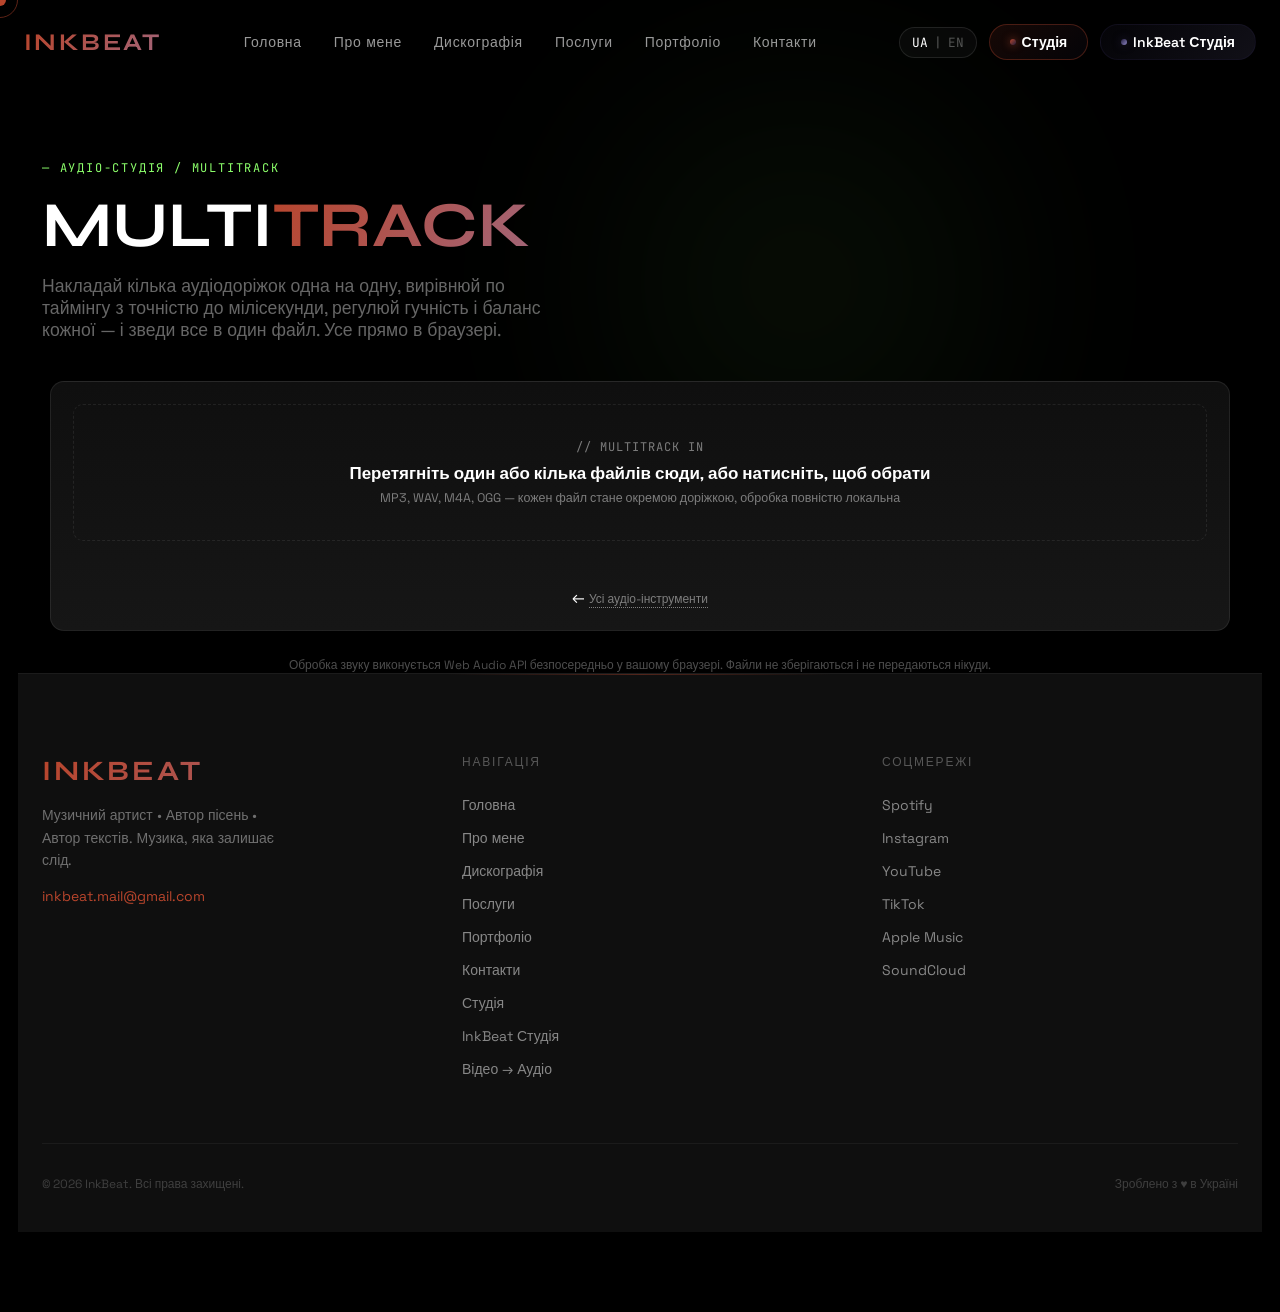
<file: pages/master/multitrack.html>
<!doctype html>
<html lang="uk">
<head>
<meta charset="utf-8" />
<meta name="viewport" content="width=device-width, initial-scale=1" />
<title>Мультитрек — накладання доріжок | INKBEAT</title>
<meta name="description" content="Безкоштовний мультитрек-мікшер онлайн від InkBeat. Накладай кілька аудіодоріжок, вирівнюй по таймінгу, регулюй гучність і паннінг — все прямо в браузері."/>
<link rel="icon" href="../../public/favicon-optimized.jpg"/>
<link rel="preconnect" href="https://fonts.googleapis.com"/>
<link rel="preconnect" href="https://fonts.gstatic.com" crossorigin/>
<link href="https://fonts.googleapis.com/css2?family=Space+Grotesk:wght@300;400;500;600;700&family=Syne:wght@400;500;600;700;800&family=JetBrains+Mono:wght@300;400;500&display=swap" rel="stylesheet"/>
<link rel="stylesheet" href="../../css/style.css"/>
<style>
  :root{
    --bg:#000000;
    --panel:#0F0F0F;
    --panel-2:#161616;
    --line:rgba(255,255,255,.08);
    --text:#ffffff;
    --muted:rgba(255,255,255,.45);
    --lime:#8CFF6B;
    --blue:#B8452C;
    --danger:#FF4D4D;
    --font-display: 'Syne', sans-serif;
    --font-body: 'Space Grotesk', sans-serif;
    --font-mono: 'JetBrains Mono', monospace;
  }
  *{ box-sizing:border-box; }
  html,body{ margin:0; padding:0; background:var(--bg); color:var(--text); font-family:var(--font-body); }
  body{ min-height:100vh; padding:0 18px 80px; cursor:none; }
  .tool-wrap{ max-width:1180px; margin:0 auto; }

  .rack{ background:linear-gradient(180deg,var(--panel),var(--panel-2)); border:1px solid var(--line); border-radius:14px; padding:22px; box-shadow:0 20px 50px -20px rgba(0,0,0,.6); }

  .drop{ border:1.5px dashed var(--line); border-radius:10px; padding:34px 18px; text-align:center; cursor:pointer; transition:border-color .15s, background .15s; }
  .drop:hover, .drop.drag{ border-color:var(--lime); background:rgba(140,255,107,0.08); }
  .drop .slot{ font-family:var(--font-mono); font-size:12px; color:var(--muted); letter-spacing:.08em; text-transform:uppercase; margin-bottom:8px; }
  .drop .cta{ font-family:var(--font-display); font-weight:700; font-size:17px; }
  .drop .sub{ color:var(--muted); font-size:12.5px; margin-top:6px; }
  input[type=file]{ display:none; }

  .status{ font-family:var(--font-mono); font-size:12px; color:var(--muted); margin-top:14px; min-height:16px; }
  .status.ok{ color:var(--blue); }
  .status.err{ color:var(--danger); }
  .status.busy{ color:var(--lime); }

  .progress{ display:none; margin-top:18px; padding:16px; background:var(--bg); border:1px solid var(--line); border-radius:10px; align-items:center; gap:14px; flex-wrap:wrap; }
  .progress.show{ display:flex; }
  .spinner{ width:22px; height:22px; border-radius:50%; border:3px solid var(--line); border-top-color:var(--lime); flex:none; animation:spin .8s linear infinite; }
  @keyframes spin{ to{ transform:rotate(360deg); } }
  .progress .ptext{ flex:none; font-family:var(--font-mono); font-size:12px; color:var(--muted); min-width:150px; }
  .progbar{ flex:1; height:8px; background:var(--panel-2); border-radius:4px; overflow:hidden; min-width:120px; }
  .progbar i{ display:block; height:100%; width:0%; background:linear-gradient(90deg,var(--blue),var(--lime)); transition:width .15s linear; }

  .notebox{ background:var(--bg); border:1px solid var(--line); border-radius:10px; padding:14px 16px; font-size:12.5px; color:var(--muted); line-height:1.5; margin-top:18px; }
  .notebox b{ color:var(--text); }

  .empty-hint{ text-align:center; padding:30px 10px; color:var(--muted); font-size:13px; display:none; }
  .empty-hint.show{ display:block; }

  .mixer{ display:none; margin-top:22px; }
  .mixer.show{ display:block; }

  .master-row{
    display:flex; align-items:center; gap:16px; flex-wrap:wrap;
    background:var(--bg); border:1px solid var(--line); border-radius:10px;
    padding:14px 16px; margin-bottom:16px;
  }
  .master-row .mtitle{ font-family:var(--font-display); font-weight:700; font-size:13px; color:var(--lime); flex:none; }
  .transport{ display:flex; gap:8px; flex:none; }
  .tbtn{
    width:38px; height:38px; border-radius:8px; border:1px solid var(--line);
    background:var(--panel-2); color:var(--text); cursor:pointer; font-size:14px;
    display:flex; align-items:center; justify-content:center; transition:border-color .15s;
  }
  .tbtn:hover{ border-color:var(--lime); }
  .tbtn.active{ border-color:var(--lime); color:var(--lime); }
  .timecode{ font-family:var(--font-mono); font-size:13px; color:var(--text); flex:none; min-width:96px; }
  .master-fader{ display:flex; align-items:center; gap:8px; flex:1; min-width:160px; }
  .master-fader label{ font-family:var(--font-mono); font-size:11px; color:var(--muted); flex:none; }
  .master-fader input[type=range]{ flex:1; }
  .meter{ width:70px; height:10px; border-radius:5px; background:var(--panel-2); overflow:hidden; flex:none; border:1px solid var(--line); }
  .meter i{ display:block; height:100%; width:0%; background:linear-gradient(90deg,var(--blue),var(--lime),#ffcc00,var(--danger)); }
  .loop-toggle{ display:flex; align-items:center; gap:6px; font-family:var(--font-mono); font-size:11px; color:var(--muted); flex:none; }
  .loop-toggle input{ accent-color:var(--lime); }

  .zoom-row{ display:flex; align-items:center; gap:8px; margin-bottom:10px; justify-content:flex-end; flex-wrap:wrap; }
  .zoom-row label{ font-family:var(--font-mono); font-size:11px; color:var(--muted); }
  .zoom-row input[type=range]{ width:130px; }
  .add-track-btn{
    font-family:var(--font-mono); font-size:11px; color:var(--lime);
    background:rgba(140,255,107,.08); border:1px solid var(--lime);
    border-radius:999px; padding:7px 14px; cursor:pointer; margin-right:auto;
  }

  .mixer-body{ display:flex; border:1px solid var(--line); border-radius:10px; overflow:hidden; background:var(--bg); }
  .track-headers{ flex:0 0 240px; border-right:1px solid var(--line); }
  .timeline-scroll{ flex:1; overflow-x:auto; overflow-y:hidden; position:relative; }
  .ruler{ height:26px; border-bottom:1px solid var(--line); position:relative; background:var(--panel-2); }
  .ruler .tick{ position:absolute; top:0; bottom:0; border-left:1px solid rgba(255,255,255,.08); font-family:var(--font-mono); font-size:9.5px; color:var(--muted); padding-left:3px; padding-top:6px; white-space:nowrap; }
  .lanes{ position:relative; }
  .playhead{ position:absolute; top:0; bottom:0; width:2px; background:var(--lime); box-shadow:0 0 6px var(--lime); pointer-events:none; z-index:5; left:0; }

  .track-row{ height:72px; border-bottom:1px solid var(--line); display:flex; align-items:center; }
  .track-row:last-child{ border-bottom:none; }
  .track-header{
    height:72px; border-bottom:1px solid var(--line); padding:8px 10px;
    display:flex; flex-direction:column; gap:5px; justify-content:center;
  }
  .track-headers .track-row:last-child .track-header{ border-bottom:none; }
  .th-top{ display:flex; align-items:center; gap:7px; }
  .th-color{ width:9px; height:9px; border-radius:50%; flex:none; }
  .th-name{
    background:transparent; border:none; color:var(--text); font-family:var(--font-display);
    font-weight:700; font-size:12.5px; flex:1; min-width:0; padding:2px 0;
  }
  .th-name:focus{ outline:none; border-bottom:1px solid var(--lime); }
  .th-del{ background:none; border:none; color:var(--muted); cursor:pointer; font-size:14px; flex:none; padding:0 3px; }
  .th-del:hover{ color:var(--danger); }
  .th-controls{ display:flex; align-items:center; gap:5px; }
  .th-btn{
    width:22px; height:20px; border-radius:5px; border:1px solid var(--line); background:var(--panel-2);
    color:var(--muted); font-family:var(--font-mono); font-size:9.5px; cursor:pointer; flex:none;
    display:flex; align-items:center; justify-content:center;
  }
  .th-btn.mute.active{ background:var(--danger); border-color:var(--danger); color:#fff; }
  .th-btn.solo.active{ background:var(--lime); border-color:var(--lime); color:#001a00; }
  .th-vol{ flex:1; }
  .th-pan{ width:52px; flex:none; }

  .lane{ position:relative; height:72px; border-bottom:1px solid var(--line); }
  .lanes .lane:last-child{ border-bottom:none; }
  .clip{
    position:absolute; top:6px; bottom:6px; border-radius:6px; overflow:hidden;
    cursor:grab; border:1px solid rgba(255,255,255,.18); touch-action:none;
  }
  .clip:active{ cursor:grabbing; }
  .clip canvas{ width:100%; height:100%; display:block; }
  .clip .clip-label{
    position:absolute; top:2px; left:6px; font-family:var(--font-mono); font-size:9.5px;
    color:rgba(255,255,255,.85); text-shadow:0 1px 2px rgba(0,0,0,.8); pointer-events:none;
    white-space:nowrap; overflow:hidden; max-width:90%; text-overflow:ellipsis;
  }

  .trackpanel{
    margin-top:6px; display:none; grid-template-columns:repeat(auto-fit,minmax(150px,1fr));
    gap:10px; background:var(--bg); border:1px solid var(--line); border-radius:10px; padding:14px 16px;
  }
  .trackpanel.show{ display:grid; }
  .tp-field label{ display:block; font-family:var(--font-mono); font-size:10px; color:var(--muted); margin-bottom:4px; text-transform:uppercase; letter-spacing:.05em; }
  .tp-field input[type=number]{
    width:100%; background:var(--panel-2); border:1px solid var(--line); border-radius:6px;
    padding:7px 8px; color:var(--text); font-family:var(--font-mono); font-size:12px;
  }
  .tp-actions{ display:flex; gap:6px; grid-column:1/-1; flex-wrap:wrap; margin-top:2px; }

  .master-section{ margin-top:20px; background:var(--bg); border:1px solid var(--line); border-radius:10px; padding:14px 16px; }
  .ms-title{ font-family:var(--font-display); font-weight:700; font-size:13px; color:var(--lime); margin-bottom:10px; }
  .ms-grid{ display:grid; grid-template-columns:repeat(auto-fit,minmax(140px,1fr)); gap:12px; }
  .ms-grid .tp-field label{ display:flex; justify-content:space-between; margin-bottom:6px; }
  .ms-grid .tp-field label b{ color:var(--lime); font-weight:600; }

  .btn{ font-family:var(--font-display); font-weight:700; font-size:13px; padding:10px 14px; border-radius:8px; border:1px solid var(--line); background:var(--panel-2); color:var(--text); cursor:pointer; transition:transform .1s, border-color .15s; }
  .btn:hover{ border-color:var(--muted); }
  .btn:active{ transform:scale(0.98); }
  .btn:disabled{ opacity:.45; cursor:not-allowed; }
  .btn.lime{ border-color:var(--lime); color:var(--lime); }
  .btn.solid-lime{ background:var(--lime); border-color:var(--lime); color:#001a00; }
  .btn.blue{ border-color:var(--blue); color:var(--blue); }
  .btn.ghost{ background:transparent; color:var(--muted); }
  .btn.small{ padding:6px 10px; font-size:11px; }
  .btn.danger{ border-color:var(--danger); color:var(--danger); }

  .export-row{ display:flex; gap:12px; align-items:flex-end; flex-wrap:wrap; margin-top:20px; }
  .export-field{ flex:1; min-width:180px; }
  .export-field label{ display:block; font-family:var(--font-mono); font-size:10.5px; color:var(--muted); margin-bottom:6px; text-transform:uppercase; letter-spacing:.05em; }
  .export-field input[type=text]{
    width:100%; background:var(--bg); border:1px solid var(--line); border-radius:8px;
    padding:10px 12px; color:var(--text); font-family:var(--font-mono); font-size:12.5px;
  }
  .export-toggle{ display:flex; align-items:center; gap:8px; font-family:var(--font-mono); font-size:11.5px; color:var(--muted); flex:none; padding-bottom:10px; }
  .export-toggle input{ accent-color:var(--lime); }

  .toolnav{ margin-top:16px; text-align:center; }
  .toolnav a{ color:var(--muted); font-size:12px; text-decoration:none; border-bottom:1px dotted var(--muted); }
  .toolnav a:hover{ color:var(--text); }

  @media (max-width:760px){
    .track-headers{ flex:0 0 168px; }
    .th-name{ font-size:11.5px; }
    .th-pan{ display:none; }
  }
</style>
</head>
<body>

<div class="cursor-dot"></div>
<div class="cursor-ring"></div>

<div id="loading-screen">
  <div class="loading-letters">
    <span class="loading-letter gradient-text" style="animation-delay:.3s">I</span>
    <span class="loading-letter gradient-text" style="animation-delay:.35s">N</span>
    <span class="loading-letter gradient-text" style="animation-delay:.4s">K</span>
    <span class="loading-letter gradient-text" style="animation-delay:.45s">B</span>
    <span class="loading-letter gradient-text" style="animation-delay:.5s">E</span>
    <span class="loading-letter gradient-text" style="animation-delay:.55s">A</span>
    <span class="loading-letter gradient-text" style="animation-delay:.6s">T</span>
  </div>
  <div class="loading-bar-wrap"><div class="loading-bar" style="width:0%"></div></div>
  <div class="loading-pct">0%</div>
</div>

<nav id="navbar">
  <div class="nav-inner">
    <a href="../../index.html" class="nav-logo gradient-text">INKBEAT</a>
    <div class="nav-links">
      <a href="../../index.html" data-i18n="nav.home">Головна</a>
      <a href="../about.html" data-i18n="nav.about">Про мене</a>
      <a href="../discography.html" data-i18n="nav.discography">Дискографія</a>
      <a href="../services.html" data-i18n="nav.services">Послуги</a>
      <a href="../portfolio.html" data-i18n="nav.portfolio">Портфоліо</a>
      <a href="../contact.html" data-i18n="nav.contact">Контакти</a>
    </div>
    <div class="nav-right">
      <div class="lang-btn">
        <span class="lang-ua lang-toggle active" data-lang="uk">UA</span>
        <span class="lang-sep">|</span>
        <span class="lang-en lang-toggle" data-lang="en">EN</span>
      </div>
      <a href="index.html" class="nav-order nav-master active"><span class="nav-master-dot"></span><span data-i18n="nav.master">Мастеринг</span></a><a href="../studio/index.html" class="nav-order nav-studio"><span class="nav-master-dot"></span><span data-i18n="nav.studio">Studio</span></a>
    </div>
    <button class="burger"><svg width="24" height="24" fill="none" stroke="currentColor" stroke-width="2" viewBox="0 0 24 24"><line x1="3" y1="6" x2="21" y2="6"/><line x1="3" y1="12" x2="21" y2="12"/><line x1="3" y1="18" x2="21" y2="18"/></svg></button>
  </div>
</nav>

<div class="mobile-menu">
  <button class="mobile-close"><svg width="28" height="28" fill="none" stroke="currentColor" stroke-width="2" viewBox="0 0 24 24"><line x1="18" y1="6" x2="6" y2="18"/><line x1="6" y1="6" x2="18" y2="18"/></svg></button>
  <a href="../../index.html" data-i18n="nav.home">Головна</a>
  <a href="../about.html" data-i18n="nav.about">Про мене</a>
  <a href="../discography.html" data-i18n="nav.discography">Дискографія</a>
  <a href="../services.html" data-i18n="nav.services">Послуги</a>
  <a href="../portfolio.html" data-i18n="nav.portfolio">Портфоліо</a>
  <a href="../contact.html" data-i18n="nav.contact">Контакти</a>
  <a href="index.html" data-i18n="nav.master">Мастеринг</a>
  <a href="../studio/index.html" data-i18n="nav.studio">Studio</a>
  <div class="mobile-lang-switch">
    <span class="lang-ua lang-toggle active" data-lang="uk">UA</span>
    <span class="lang-sep">|</span>
    <span class="lang-en lang-toggle" data-lang="en">EN</span>
  </div>
</div>

<section class="page-header" style="padding-bottom:40px">
  <div class="page-header-orb" style="top:15%;right:15%;width:550px;height:450px;background:radial-gradient(circle,#8CFF6B,transparent 70%)"></div>
  <div class="container">
    <div class="reveal">
      <div class="page-label" style="color:var(--lime)">— <a href="index.html" style="color:inherit;text-decoration:none" data-i18n-local="audioStudioLink">Аудіо-студія</a> / Multitrack</div>
      <h1 class="page-title" style="font-size:clamp(2.2rem,6vw,4rem)">MULTI<span class="gradient-text">TRACK</span></h1>
      <p class="page-sub" data-i18n-local="pageSub">Накладай кілька аудіодоріжок одна на одну, вирівнюй по таймінгу з точністю до мілісекунди, регулюй гучність і баланс кожної — і зведи все в один файл. Усе прямо в браузері.</p>
    </div>
  </div>
</section>

<div class="tool-wrap">

  <div class="rack">

    <div class="drop" id="drop">
      <div class="slot">// multitrack in</div>
      <div class="cta" data-i18n-local="dropCta">Перетягніть один або кілька файлів сюди, або натисніть, щоб обрати</div>
      <div class="sub" data-i18n-local="dropSub">MP3, WAV, M4A, OGG — кожен файл стане окремою доріжкою, обробка повністю локальна</div>
      <input type="file" id="file" accept="audio/*,.mp3,.wav,.m4a,.aac,.ogg,.flac,.webm" multiple />
    </div>

    <div class="status" id="status"></div>

    <div class="progress" id="progressBlock">
      <div class="spinner"></div>
      <div class="ptext" id="progText">Завантаження… 0%</div>
      <div class="progbar"><i id="progFill"></i></div>
    </div>

    <div class="empty-hint" id="emptyHint" data-i18n-local="emptyHint">Ще немає жодної доріжки. Додай перший файл вище, щоб почати накладання.</div>

    <div class="mixer" id="mixer">

      <div class="master-row">
        <div class="mtitle" data-i18n-local="masterLabel">MASTER</div>
        <div class="transport">
          <button class="tbtn" id="playBtn" title="Play" type="button">▶</button>
          <button class="tbtn" id="stopBtn" title="Stop" type="button">■</button>
        </div>
        <div class="timecode" id="timecode">00:00.0 / 00:00.0</div>
        <div class="master-fader">
          <label data-i18n-local="masterVolLabel">VOL</label>
          <input type="range" id="masterVol" min="-24" max="12" step="0.5" value="0">
        </div>
        <div class="meter"><i id="meterFill"></i></div>
        <label class="loop-toggle"><input type="checkbox" id="loopToggle"><span data-i18n-local="loopLabel">Loop</span></label>
      </div>

      <div class="zoom-row">
        <button class="add-track-btn" id="addTrackBtn" type="button" data-i18n-local="addTrackBtn">+ Додати доріжку</button>
        <label data-i18n-local="zoomLabel">Масштаб</label>
        <input type="range" id="zoomSlider" min="10" max="220" value="60">
      </div>

      <div class="mixer-body">
        <div class="track-headers" id="trackHeaders"></div>
        <div class="timeline-scroll" id="timelineScroll">
          <div class="ruler" id="ruler"></div>
          <div class="lanes" id="lanes"></div>
          <div class="playhead" id="playhead"></div>
        </div>
      </div>

      <div class="trackpanel" id="trackPanel"></div>

      <div class="notebox" data-i18n-local="howItWorks">
        <b data-i18n-local="howItWorksBold">Як це працює:</b> перетягуй доріжку по горизонталі, щоб змінити момент її вступу — це і є та сама «правильна вставка по таймінгу». Для точності до мілісекунди клацни на доріжку й онови поле «Початок» внизу. Коротші доріжки природно закінчуються раніше — просто розтягни їх по місцю або додай тишу через зсув. Fade in/out згладжують різкі початки й кінці, щоб не було клацань. Щоб розрізати доріжку — постав відтворення (або клацни по лінійці) у потрібне місце, обери фрагмент і натисни «Розділити»: кожна частина після цього редагується і видаляється окремо.
      </div>

      <div class="master-section" id="masterSection">
        <div class="ms-title" data-i18n-local="masterSectionTitle">Мастеринг готового міксу</div>
        <div class="ms-grid">
          <div class="tp-field"><label><span data-i18n-local="msLoud">Гучність</span> <b id="vLoud">+0 дБ</b></label><input type="range" id="loud" min="-3" max="12" step="0.5" value="0"></div>
          <div class="tp-field"><label><span data-i18n-local="msComp">Компресія</span> <b id="vComp">0%</b></label><input type="range" id="comp" min="0" max="100" step="5" value="0"></div>
          <div class="tp-field"><label><span data-i18n-local="msBass">Бас</span> <b id="vBass">+0 дБ</b></label><input type="range" id="bass" min="-6" max="6" step="0.5" value="0"></div>
          <div class="tp-field"><label><span data-i18n-local="msTreb">Верхи</span> <b id="vTreb">+0 дБ</b></label><input type="range" id="treb" min="-6" max="6" step="0.5" value="0"></div>
        </div>
        <div class="tp-actions">
          <button class="btn small lime" id="autoMasterBtn" type="button" data-i18n-local="msAuto">Авто-мастеринг</button>
          <button class="btn small ghost" id="resetMasterBtn" type="button" data-i18n-local="msReset">Скинути мастеринг</button>
        </div>
      </div>

      <div class="export-row">
        <div class="export-field">
          <label data-i18n-local="filenameLabel">Назва файлу</label>
          <input type="text" id="exportName" value="multitrack-mix">
        </div>
        <label class="export-toggle"><input type="checkbox" id="normalizeToggle" checked><span data-i18n-local="normalizeLabel">Авто-нормалізація (без кліпінгу)</span></label>
        <button class="btn solid-lime" id="exportBtn" type="button" data-i18n-local="exportBtn">Звести й завантажити WAV</button>
      </div>

    </div>

    <div class="toolnav">← <a href="index.html" data-i18n-local="toolnavAllLink">Усі аудіо-інструменти</a></div>

  </div>

  <p style="text-align:center;color:rgba(255,255,255,.3);font-size:12px;margin-top:26px" data-i18n-local="footNote">Обробка звуку виконується Web Audio API безпосередньо у вашому браузері. Файли не зберігаються і не передаються нікуди.</p>
</div>

<footer>
  <div class="container">
    <div class="footer-grid">
      <div>
        <div class="footer-brand-name gradient-text">INKBEAT</div>
        <p class="footer-desc" data-i18n="footer.desc">Музичний артист • Автор пісень • Автор текстів. Музика, яка залишає слід.</p>
        <a href="mailto:inkbeat.mail@gmail.com" class="footer-email">inkbeat.mail@gmail.com</a>
      </div>
      <div>
        <div class="footer-col-title" data-i18n="footer.nav">Навігація</div>
        <ul class="footer-links">
          <li><a href="../../index.html" data-i18n="nav.home">Головна</a></li>
          <li><a href="../about.html" data-i18n="nav.about">Про мене</a></li>
          <li><a href="../discography.html" data-i18n="nav.discography">Дискографія</a></li>
          <li><a href="../services.html" data-i18n="nav.services">Послуги</a></li>
          <li><a href="../portfolio.html" data-i18n="nav.portfolio">Портфоліо</a></li>
          <li><a href="../contact.html" data-i18n="nav.contact">Контакти</a></li>
          <li><a href="index.html" data-i18n="nav.master">Мастеринг</a></li><li><a href="../studio/index.html" data-i18n="nav.studio">Studio</a></li><li><a href="video-to-audio.html" data-i18n="nav.videoAudio">Video → Audio</a></li>
        </ul>
      </div>
      <div>
        <div class="footer-col-title" data-i18n="footer.socials">Соцмережі</div>
        <ul class="footer-links footer-social-links">
          <li><a href="https://open.spotify.com/artist/6hkNwIjIfDcMDp5AObEbO9" target="_blank" rel="noopener">Spotify</a></li>
          <li><a href="https://www.instagram.com/_.inkbeat._/" target="_blank" rel="noopener">Instagram</a></li>
          <li><a href="https://www.youtube.com/@1nkBeat12/shorts" target="_blank" rel="noopener">YouTube</a></li>
          <li><a href="https://www.tiktok.com/@inkbeat_" target="_blank" rel="noopener">TikTok</a></li>
          <li><a href="https://music.apple.com/ua/artist/inkbeat/1850263830?l=uk" target="_blank" rel="noopener">Apple Music</a></li>
          <li><a href="https://soundcloud.com/akabbvwcbvle" target="_blank" rel="noopener">SoundCloud</a></li>
        </ul>
      </div>
    </div>
    <div class="footer-bottom">
      <p class="footer-copy">© <span id="year"></span> InkBeat. <span data-i18n="footer.rights">Всі права захищені.</span></p>
      <p class="footer-copy" data-i18n="footer.made">Зроблено з ♥ в Україні</p>
    </div>
  </div>
</footer>

<script src="../../js/main.js"></script>
<script>document.getElementById('year').textContent = new Date().getFullYear()</script>

<script>
(() => {
  const dropEl = document.getElementById('drop');
  const fileInput = document.getElementById('file');
  const statusEl = document.getElementById('status');
  const progressBlock = document.getElementById('progressBlock');
  const progText = document.getElementById('progText');
  const progFill = document.getElementById('progFill');
  const emptyHint = document.getElementById('emptyHint');
  const mixerEl = document.getElementById('mixer');
  const trackHeaders = document.getElementById('trackHeaders');
  const lanesEl = document.getElementById('lanes');
  const rulerEl = document.getElementById('ruler');
  const timelineScroll = document.getElementById('timelineScroll');
  const playheadEl = document.getElementById('playhead');
  const zoomSlider = document.getElementById('zoomSlider');
  const addTrackBtn = document.getElementById('addTrackBtn');
  const playBtn = document.getElementById('playBtn');
  const stopBtn = document.getElementById('stopBtn');
  const timecodeEl = document.getElementById('timecode');
  const masterVol = document.getElementById('masterVol');
  const meterFill = document.getElementById('meterFill');
  const loopToggle = document.getElementById('loopToggle');
  const trackPanel = document.getElementById('trackPanel');
  const exportBtn = document.getElementById('exportBtn');
  const exportName = document.getElementById('exportName');
  const normalizeToggle = document.getElementById('normalizeToggle');
  const loudSlider = document.getElementById('loud');
  const compSlider = document.getElementById('comp');
  const bassSlider = document.getElementById('bass');
  const trebSlider = document.getElementById('treb');
  const vLoud = document.getElementById('vLoud');
  const vComp = document.getElementById('vComp');
  const vBass = document.getElementById('vBass');
  const vTreb = document.getElementById('vTreb');
  const autoMasterBtn = document.getElementById('autoMasterBtn');
  const resetMasterBtn = document.getElementById('resetMasterBtn');

  window.addEventListener('error', (e) => {
    showProgress(false);
    setStatus(vt('unexpectedError')(e.message || 'unknown'), 'err');
  });
  window.addEventListener('unhandledrejection', (e) => {
    showProgress(false);
    const reason = (e.reason && (e.reason.message || e.reason)) || 'unknown';
    setStatus(vt('unexpectedError')(reason), 'err');
  });

  const TL = {
    uk: {
      audioStudioLink: 'Аудіо-студія',
      pageSub: 'Накладай кілька аудіодоріжок одна на одну, вирівнюй по таймінгу з точністю до мілісекунди, регулюй гучність і баланс кожної — і зведи все в один файл. Усе прямо в браузері.',
      dropCta: 'Перетягніть один або кілька файлів сюди, або натисніть, щоб обрати',
      dropSub: 'MP3, WAV, M4A, OGG — кожен файл стане окремою доріжкою, обробка повністю локальна',
      emptyHint: 'Ще немає жодної доріжки. Додай перший файл вище, щоб почати накладання.',
      masterLabel: 'MASTER', masterVolLabel: 'VOL', loopLabel: 'Loop',
      addTrackBtn: '+ Додати доріжку', zoomLabel: 'Масштаб',
      howItWorksBold: 'Як це працює:',
      howItWorks: 'перетягуй доріжку по горизонталі, щоб змінити момент її вступу — це і є та сама «правильна вставка по таймінгу». Для точності до мілісекунди клацни на доріжку й онови поле «Початок» внизу. Коротші доріжки природно закінчуються раніше — просто розтягни їх по місцю або додай тишу через зсув. Fade in/out згладжують різкі початки й кінці, щоб не було клацань. Щоб розрізати доріжку — постав відтворення (або клацни по лінійці) у потрібне місце, обери фрагмент і натисни «Розділити»: кожна частина після цього редагується і видаляється окремо.',
      filenameLabel: 'Назва файлу', normalizeLabel: 'Авто-нормалізація (без кліпінгу)', exportBtn: 'Звести й завантажити WAV',
      toolnavMaster: 'Потрібно ще й підняти гучність та вирівняти звук? →', toolnavMasterLink: 'Окремий інструмент MASTER.WAV',
      toolnavAllLink: 'Усі аудіо-інструменти',
      footNote: 'Обробка звуку виконується Web Audio API безпосередньо у вашому браузері. Файли не зберігаються і не передаються нікуди.',
      readingFile: (n) => `Читання файлу «${n}»…`,
      decodingFile: (n) => `Декодування «${n}»…`,
      trackAdded: (n) => `Додано доріжку «${n}».`,
      readTimeout: 'Читання файлу зайняло надто багато часу. Спробуй інший файл.',
      decodeTimeout: 'Декодування зайняло надто багато часу. Спробуй інший файл або браузер.',
      loadError: (name, reason) => `Не вдалося завантажити «${name}» (${reason}). Спробуй MP3 або WAV.`,
      allLoaded: (n) => `Готово. Доріжок: ${n}. Перетягуй їх по горизонталі, щоб вирівняти по таймінгу.`,
      unexpectedError: (msg) => `Сталася неочікувана помилка: ${msg}. Спробуй перезавантажити сторінку.`,
      trackName: (n) => `Доріжка ${n}`,
      snapToPrev: '⇤ До кінця попередньої', resetOffset: '⇤ На нуль',
      tpStart: 'Початок (с)', tpTrimStart: 'Обрізати з (с)', tpTrimEnd: 'Обрізати до (с)',
      tpFadeIn: 'Fade in (с)', tpFadeOut: 'Fade out (с)', tpGain: 'Гучність фрагмента (дБ)',
      nudgeBack: '−0.1с', nudgeFwd: '+0.1с', nudgeBackBig: '−1с', nudgeFwdBig: '+1с',
      splitBtn: '✂ Розділити тут', deleteClipBtn: '🗑 Видалити фрагмент',
      splitOutOfRange: 'Постав лінію відтворення всередині обраного фрагмента (не скраю), щоб розділити його там.',
      selectClipFirst: 'Спершу клацни на фрагмент, який хочеш розділити.',
      splitDone: 'Фрагмент розділено на два — редагуй кожен окремо.',
      clipDeleted: 'Фрагмент видалено.',
      noClipSelected: 'Клацни на будь-який фрагмент на шкалі часу, щоб побачити тут його точні налаштування.',
      exportingLabel: 'Зведення міксу…', exportDone: 'Готово! Файл завантажено.',
      exportError: (reason) => `Не вдалося звести трек (${reason}). Спробуй ще раз.`,
      noTracksError: 'Спершу додай хоча б одну доріжку.',
      exportTimeout: 'Зведення зайняло надто багато часу. Спробуй коротший мікс або інший браузер.',
      deleteConfirm: (name) => `Видалити доріжку «${name}» повністю (з усіма фрагментами)?`,
      masterSectionTitle: 'Мастеринг готового міксу',
      msLoud: 'Гучність', msComp: 'Компресія', msBass: 'Бас', msTreb: 'Верхи',
      msAuto: 'Авто-мастеринг', msReset: 'Скинути мастеринг',
      dbUnit: ' дБ'
    },
    en: {
      audioStudioLink: 'Audio Studio',
      pageSub: 'Layer multiple audio tracks on top of each other, align them to the millisecond, adjust volume and balance for each — and mix it all into one file. All right in your browser.',
      dropCta: 'Drag one or more files here, or click to choose',
      dropSub: 'MP3, WAV, M4A, OGG — each file becomes its own track, fully local processing',
      emptyHint: 'No tracks yet. Add your first file above to start layering.',
      masterLabel: 'MASTER', masterVolLabel: 'VOL', loopLabel: 'Loop',
      addTrackBtn: '+ Add track', zoomLabel: 'Zoom',
      howItWorksBold: 'How it works:',
      howItWorks: 'drag a track horizontally to change when it comes in — that\'s the correct way to line up timing. For millisecond precision, click a track and update the "Start" field below. Shorter tracks naturally end earlier — just stretch them into place or add silence via offset. Fade in/out smooth out abrupt starts and ends so there are no clicks. To split a track — position playback (or click the ruler) where you want to cut, select the segment and press "Split": each piece can then be edited and deleted independently.',
      filenameLabel: 'File name', normalizeLabel: 'Auto-normalize (no clipping)', exportBtn: 'Mix down & download WAV',
      toolnavMaster: 'Also need to boost loudness and even out the sound? →', toolnavMasterLink: 'Separate tool: MASTER.WAV',
      toolnavAllLink: 'All audio tools',
      footNote: 'Audio processing runs via the Web Audio API directly in your browser. Files are never stored or sent anywhere.',
      readingFile: (n) => `Reading file "${n}"…`,
      decodingFile: (n) => `Decoding "${n}"…`,
      trackAdded: (n) => `Added track "${n}".`,
      readTimeout: 'Reading the file took too long. Try a different file.',
      decodeTimeout: 'Decoding took too long. Try a different file or browser.',
      loadError: (name, reason) => `Couldn't load "${name}" (${reason}). Try MP3 or WAV.`,
      allLoaded: (n) => `Ready. Tracks: ${n}. Drag them horizontally to line up the timing.`,
      unexpectedError: (msg) => `An unexpected error occurred: ${msg}. Try reloading the page.`,
      trackName: (n) => `Track ${n}`,
      snapToPrev: '⇤ To end of previous', resetOffset: '⇤ To zero',
      tpStart: 'Start (sec)', tpTrimStart: 'Trim from (sec)', tpTrimEnd: 'Trim to (sec)',
      tpFadeIn: 'Fade in (sec)', tpFadeOut: 'Fade out (sec)', tpGain: 'Segment gain (dB)',
      nudgeBack: '−0.1s', nudgeFwd: '+0.1s', nudgeBackBig: '−1s', nudgeFwdBig: '+1s',
      splitBtn: '✂ Split here', deleteClipBtn: '🗑 Delete segment',
      splitOutOfRange: 'Move the playhead inside the selected segment (not at the very edge) to split it there.',
      selectClipFirst: 'Click a segment first to select the one you want to split.',
      splitDone: 'Segment split into two — edit each one independently.',
      clipDeleted: 'Segment deleted.',
      noClipSelected: 'Click any segment on the timeline to see its exact settings here.',
      exportingLabel: 'Mixing down…', exportDone: 'Done! File downloaded.',
      exportError: (reason) => `Couldn't mix down the track (${reason}). Try again.`,
      noTracksError: 'Add at least one track first.',
      exportTimeout: 'Mixing down took too long. Try a shorter mix or a different browser.',
      deleteConfirm: (name) => `Delete track "${name}" entirely (with all its segments)?`,
      masterSectionTitle: 'Master bus mastering',
      msLoud: 'Loudness', msComp: 'Compression', msBass: 'Bass', msTreb: 'Treble',
      msAuto: 'Auto-master', msReset: 'Reset mastering',
      dbUnit: ' dB'
    }
  };
  let mLang = localStorage.getItem('lang') || 'uk';
  function vt(key){ return TL[mLang][key]; }
  function applyLocalI18n(){
    mLang = localStorage.getItem('lang') || 'uk';
    document.querySelectorAll('[data-i18n-local]').forEach(el => {
      const k = el.getAttribute('data-i18n-local');
      if(TL[mLang][k] !== undefined) el.textContent = TL[mLang][k];
    });
    refreshMasterLabels();
    renderTrackPanel();
  }
  window.onLangChange = function(){ applyLocalI18n(); };

  function setStatus(msg, cls){
    statusEl.textContent = msg || '';
    statusEl.className = 'status' + (cls ? ' ' + cls : '');
  }
  function showProgress(show){ progressBlock.classList.toggle('show', !!show); }
  function setProgress(pct, label){
    progFill.style.width = Math.max(0, Math.min(100, Math.round(pct*100))) + '%';
    if(label) progText.textContent = `${label} ${Math.round(pct*100)}%`;
  }
  function withTimeout(promise, ms, message){
    return Promise.race([
      promise,
      new Promise((_, reject) => setTimeout(() => reject(new Error(message)), ms))
    ]);
  }
  function fmtTime(s){
    s = Math.max(0, s||0);
    const m = Math.floor(s/60);
    const sec = (s%60).toFixed(1).padStart(4,'0');
    return `${String(m).padStart(2,'0')}:${sec}`;
  }
  function dbToGain(db){ return Math.pow(10, db/20); }

  let audioCtx = null;
  let tracks = [];
  let nextTrackId = 1;
  let nextClipId = 1;
  let pxPerSec = parseFloat(zoomSlider.value);
  let selectedClipId = null;
  let isPlaying = false;
  let activeSources = [];
  let playStartCtxTime = 0;
  let playStartTimelineTime = 0;
  let rafId = null;
  let endTimer = null;
  let masterGain = null;
  let masterBass = null, masterTreble = null, masterComp = null, masterMakeup = null;
  let analyser = null;
  let analyserData = null;

  const COLORS = ['#241F3D','#B8452C','#8CFF6B','#FFB020','#FF4D8D','#8D84C4','#FF7A45','#5B8CFF'];

  function ensureAudioCtx(){
    if(!audioCtx){
      audioCtx = new (window.AudioContext||window.webkitAudioContext)();
      masterGain = audioCtx.createGain();
      masterBass = audioCtx.createBiquadFilter();
      masterBass.type = 'lowshelf'; masterBass.frequency.value = 150;
      masterTreble = audioCtx.createBiquadFilter();
      masterTreble.type = 'highshelf'; masterTreble.frequency.value = 8000;
      masterComp = audioCtx.createDynamicsCompressor();
      masterComp.attack.value = 0.003; masterComp.release.value = 0.25; masterComp.knee.value = 18;
      masterMakeup = audioCtx.createGain();
      analyser = audioCtx.createAnalyser();
      analyser.fftSize = 256;
      analyserData = new Uint8Array(analyser.frequencyBinCount);

      masterGain.connect(masterBass);
      masterBass.connect(masterTreble);
      masterTreble.connect(masterComp);
      masterComp.connect(masterMakeup);
      masterMakeup.connect(analyser);
      analyser.connect(audioCtx.destination);

      masterGain.gain.value = dbToGain(parseFloat(masterVol.value));
      applyMasteringParamsLive();
    }
    if(audioCtx.state === 'suspended'){ audioCtx.resume().catch(()=>{}); }
    return audioCtx;
  }

  function applyMasteringParamsLive(){
    if(!audioCtx) return;
    const loud = parseFloat(loudSlider.value);
    const comp = parseFloat(compSlider.value)/100;
    const bass = parseFloat(bassSlider.value);
    const treb = parseFloat(trebSlider.value);
    masterBass.gain.value = bass;
    masterTreble.gain.value = treb;
    masterComp.threshold.value = -6 - comp*24;
    masterComp.ratio.value = 1 + comp*11;
    masterMakeup.gain.value = dbToGain(loud);
  }

  function refreshMasterLabels(){
    const db = vt('dbUnit');
    vLoud.textContent = (loudSlider.value>=0?'+':'') + loudSlider.value + db;
    vComp.textContent = compSlider.value + '%';
    vBass.textContent = (bassSlider.value>=0?'+':'') + bassSlider.value + db;
    vTreb.textContent = (trebSlider.value>=0?'+':'') + trebSlider.value + db;
  }
  [loudSlider, compSlider, bassSlider, trebSlider].forEach(el => {
    el.addEventListener('input', () => { refreshMasterLabels(); applyMasteringParamsLive(); });
  });
  refreshMasterLabels();

  autoMasterBtn.addEventListener('click', () => {
    loudSlider.value = 7; compSlider.value = 45; bassSlider.value = 2.5; trebSlider.value = 2.5;
    refreshMasterLabels(); applyMasteringParamsLive();
  });
  resetMasterBtn.addEventListener('click', () => {
    loudSlider.value = 0; compSlider.value = 0; bassSlider.value = 0; trebSlider.value = 0;
    refreshMasterLabels(); applyMasteringParamsLive();
  });

  function allClips(){
    const out = [];
    tracks.forEach(t => t.clips.forEach(c => out.push({ track:t, clip:c })));
    return out;
  }
  function findClipById(id){
    for(const t of tracks){
      const c = t.clips.find(c=>c.id===id);
      if(c) return { track:t, clip:c };
    }
    return null;
  }
  function totalDuration(){
    return allClips().reduce((max,{clip}) => Math.max(max, clip.offset + (clip.trimEnd-clip.trimStart)), 0.1);
  }

  function computePeaks(buffer, buckets){
    const data = buffer.getChannelData(0);
    const step = Math.max(1, Math.floor(data.length/buckets));
    const peaks = new Float32Array(buckets*2);
    for(let i=0;i<buckets;i++){
      const start = i*step;
      let min = 1, max = -1;
      for(let j=0;j<step && start+j<data.length;j++){
        const v = data[start+j];
        if(v<min) min=v;
        if(v>max) max=v;
      }
      if(min>max){ min=0; max=0; }
      peaks[i*2] = min;
      peaks[i*2+1] = max;
    }
    return peaks;
  }

  function readFileWithSimulatedProgress(file, onProgress){
    const sizeMb = file.size / (1024*1024);
    const estimatedMs = Math.max(500, Math.min(12000, sizeMb * 180));
    const start = Date.now();
    let done = false;
    const timer = setInterval(() => {
      if(done) return;
      onProgress(Math.min(0.92, (Date.now()-start)/estimatedMs));
    }, 120);
    const p = file.arrayBuffer();
    p.then(() => { done = true; clearInterval(timer); onProgress(1); },
           () => { done = true; clearInterval(timer); });
    return p;
  }

  async function addTrackFromFile(file){
    const ctx = ensureAudioCtx();
    setStatus(vt('readingFile')(file.name), 'busy');
    setProgress(0.02, vt('readingFile')(file.name));
    showProgress(true);
    try{
      const arrayBuf = await withTimeout(
        readFileWithSimulatedProgress(file, p => setProgress(p*0.5, vt('readingFile')(file.name))),
        Math.max(10000, Math.min(60000, (file.size/(1024*1024))*3000)),
        vt('readTimeout')
      );
      setStatus(vt('decodingFile')(file.name), 'busy');
      const sizeMb = file.size/(1024*1024);
      const buffer = await withTimeout(
        ctx.decodeAudioData(arrayBuf.slice(0)),
        Math.max(20000, Math.min(120000, sizeMb*4000)),
        vt('decodeTimeout')
      );
      setProgress(0.9, vt('decodingFile')(file.name));

      const track = {
        id: nextTrackId++,
        name: file.name.replace(/\.[^/.]+$/, '') || vt('trackName')(tracks.length+1),
        color: COLORS[tracks.length % COLORS.length],
        buffer,
        volumeDb: 0,
        pan: 0,
        muted: false,
        solo: false,
        peaks: computePeaks(buffer, 1600),
        clips: []
      };
      track.clips.push({
        id: nextClipId++,
        offset: 0,
        trimStart: 0,
        trimEnd: buffer.duration,
        fadeIn: 0,
        fadeOut: 0,
        gainDb: 0
      });
      tracks.push(track);
      setProgress(1, vt('decodingFile')(file.name));
      setStatus(vt('trackAdded')(track.name), 'ok');
      return { ok:true };
    }catch(err){
      console.error(err);
      const reason = (err && (err.message||err.name)) || 'unknown';
      const msg = vt('loadError')(file.name, reason);
      setStatus(msg, 'err');
      return { ok:false, message: msg };
    }
  }

  async function handleFiles(fileList){
    const files = Array.from(fileList).filter(f => f);
    if(!files.length) return;
    const failures = [];
    for(let i=0;i<files.length;i++){
      const result = await addTrackFromFile(files[i]);
      if(!result.ok) failures.push(result.message);
    }
    showProgress(false);
    renderAll();
    if(tracks.length){
      mixerEl.classList.add('show');
      emptyHint.classList.remove('show');
    }
    if(failures.length){
      setStatus(failures.join(' '), 'err');
    } else if(tracks.length){
      setStatus(vt('allLoaded')(tracks.length), 'ok');
    }
    fileInput.value = '';
  }

  function setupDropZone(zone, input, onFiles){
    ['dragenter','dragover'].forEach(evt => zone.addEventListener(evt, e => { e.preventDefault(); zone.classList.add('drag'); }));
    ['dragleave','drop'].forEach(evt => zone.addEventListener(evt, e => { e.preventDefault(); zone.classList.remove('drag'); }));
    zone.addEventListener('drop', e => { if(e.dataTransfer.files.length) onFiles(e.dataTransfer.files); });
    zone.addEventListener('click', () => input.click());
  }
  setupDropZone(dropEl, fileInput, handleFiles);
  fileInput.addEventListener('change', e => handleFiles(e.target.files));
  addTrackBtn.addEventListener('click', () => fileInput.click());

  function rulerWidth(){ return Math.max(timelineScroll.clientWidth, (totalDuration()+10) * pxPerSec); }

  function renderRuler(){
    const width = rulerWidth();
    rulerEl.style.width = width + 'px';
    rulerEl.innerHTML = '';
    const step = pxPerSec >= 90 ? 1 : (pxPerSec >= 40 ? 2 : (pxPerSec >= 20 ? 5 : 10));
    const totalSec = width / pxPerSec;
    for(let s=0; s<=totalSec; s+=step){
      const tick = document.createElement('div');
      tick.className = 'tick';
      tick.style.left = (s*pxPerSec) + 'px';
      tick.textContent = fmtTime(s).slice(0,5);
      rulerEl.appendChild(tick);
    }
  }

  function drawClipCanvas(canvas, track, clip, widthPx, heightPx){
    canvas.width = Math.max(1, Math.round(widthPx * (window.devicePixelRatio||1)));
    canvas.height = Math.max(1, Math.round(heightPx * (window.devicePixelRatio||1)));
    const ctx = canvas.getContext('2d');
    const dpr = window.devicePixelRatio||1;
    ctx.fillStyle = track.color + '33';
    ctx.fillRect(0,0,canvas.width,canvas.height);
    const peaks = track.peaks;
    const buckets = peaks.length/2;
    const totalTrackSec = track.buffer.duration;
    const visStart = clip.trimStart/totalTrackSec;
    const visEnd = clip.trimEnd/totalTrackSec;
    const startIdx = Math.floor(visStart*buckets);
    const endIdx = Math.max(startIdx+1, Math.floor(visEnd*buckets));
    const count = endIdx-startIdx;
    const mid = canvas.height/2;
    ctx.strokeStyle = track.color;
    ctx.lineWidth = Math.max(1, dpr);
    ctx.beginPath();
    for(let i=0;i<count;i++){
      const x = (i/count)*canvas.width;
      const idx = startIdx+i;
      const min = peaks[idx*2] || 0;
      const max = peaks[idx*2+1] || 0;
      ctx.moveTo(x, mid + min*mid*0.92);
      ctx.lineTo(x, mid + max*mid*0.92);
    }
    ctx.stroke();
    const clipDur = clip.trimEnd - clip.trimStart;
    if(clip.fadeIn > 0){
      const fadePx = (clip.fadeIn/clipDur) * canvas.width;
      const g = ctx.createLinearGradient(0,0,fadePx,0);
      g.addColorStop(0,'rgba(0,0,0,.75)'); g.addColorStop(1,'rgba(0,0,0,0)');
      ctx.fillStyle = g; ctx.fillRect(0,0,fadePx,canvas.height);
    }
    if(clip.fadeOut > 0){
      const fadePx = (clip.fadeOut/clipDur) * canvas.width;
      const g = ctx.createLinearGradient(canvas.width-fadePx,0,canvas.width,0);
      g.addColorStop(0,'rgba(0,0,0,0)'); g.addColorStop(1,'rgba(0,0,0,.75)');
      ctx.fillStyle = g; ctx.fillRect(canvas.width-fadePx,0,fadePx,canvas.height);
    }
  }

  function renderLanes(){
    lanesEl.innerHTML = '';
    lanesEl.style.width = rulerWidth() + 'px';
    tracks.forEach(track => {
      const lane = document.createElement('div');
      lane.className = 'lane';
      track.clips.forEach(clip => {
        const clipW = (clip.trimEnd-clip.trimStart) * pxPerSec;
        const clipEl = document.createElement('div');
        clipEl.className = 'clip';
        clipEl.dataset.clipId = clip.id;
        clipEl.style.left = (clip.offset*pxPerSec) + 'px';
        clipEl.style.width = Math.max(4,clipW) + 'px';
        clipEl.style.background = track.color + '22';
        clipEl.style.borderColor = selectedClipId===clip.id ? '#ffffff' : 'rgba(255,255,255,.18)';
        const label = document.createElement('div');
        label.className = 'clip-label';
        label.textContent = track.name;
        const canvas = document.createElement('canvas');
        clipEl.appendChild(canvas);
        clipEl.appendChild(label);
        lane.appendChild(clipEl);
        requestAnimationFrame(() => drawClipCanvas(canvas, track, clip, Math.max(4,clipW), 60));
        wireClipDrag(clipEl, track, clip);
        clipEl.addEventListener('click', (e) => { e.stopPropagation(); selectClipLight(clip.id); });
      });
      lanesEl.appendChild(lane);
    });
    renderRuler();
    updatePlayheadPosition();
  }

  function wireClipDrag(clipEl, track, clip){
    let dragging = false, startX = 0, startOffset = 0;
    clipEl.addEventListener('pointerdown', (e) => {
      dragging = true;
      startX = e.clientX;
      startOffset = clip.offset;
      clipEl.setPointerCapture(e.pointerId);
      selectClipLight(clip.id);
    });
    clipEl.addEventListener('pointermove', (e) => {
      if(!dragging) return;
      const dx = e.clientX - startX;
      const newOffset = Math.max(0, startOffset + dx/pxPerSec);
      clip.offset = newOffset;
      clipEl.style.left = (newOffset*pxPerSec) + 'px';
      lanesEl.style.width = rulerWidth() + 'px';
      renderRuler();
      renderTrackPanel();
    });
    function endDrag(){ dragging = false; }
    clipEl.addEventListener('pointerup', endDrag);
    clipEl.addEventListener('pointercancel', endDrag);
  }

  function renderHeaders(){
    trackHeaders.innerHTML = '';
    tracks.forEach(track => {
      const row = document.createElement('div');
      row.className = 'track-row';
      row.innerHTML = `
        <div class="track-header" style="width:100%">
          <div class="th-top">
            <span class="th-color" style="background:${track.color}"></span>
            <input class="th-name" type="text" value="${track.name.replace(/"/g,'&quot;')}" data-id="${track.id}">
            <button class="th-del" data-id="${track.id}" type="button" title="delete">✕</button>
          </div>
          <div class="th-controls">
            <button class="th-btn mute ${track.muted?'active':''}" data-id="${track.id}" type="button">M</button>
            <button class="th-btn solo ${track.solo?'active':''}" data-id="${track.id}" type="button">S</button>
            <input class="th-vol" type="range" min="-24" max="12" step="0.5" value="${track.volumeDb}" data-id="${track.id}">
            <input class="th-pan" type="range" min="-100" max="100" step="5" value="${track.pan*100}" data-id="${track.id}">
          </div>
        </div>`;
      trackHeaders.appendChild(row);
    });

    trackHeaders.querySelectorAll('.th-name').forEach(el => {
      el.addEventListener('input', () => {
        const t = tracks.find(t=>t.id==el.dataset.id);
        if(t){ t.name = el.value; renderLanes(); }
      });
    });
    trackHeaders.querySelectorAll('.th-del').forEach(el => {
      el.addEventListener('click', () => {
        const t = tracks.find(t=>t.id==el.dataset.id);
        if(t && confirm(vt('deleteConfirm')(t.name))){
          const hadSelected = t.clips.some(c=>c.id===selectedClipId);
          tracks = tracks.filter(tr=>tr.id!==t.id);
          if(hadSelected) selectedClipId = null;
          renderAll();
          if(!tracks.length){ mixerEl.classList.remove('show'); emptyHint.classList.add('show'); }
        }
      });
    });
    trackHeaders.querySelectorAll('.th-btn.mute').forEach(el => {
      el.addEventListener('click', () => {
        const t = tracks.find(t=>t.id==el.dataset.id);
        if(t){ t.muted = !t.muted; renderHeaders(); }
      });
    });
    trackHeaders.querySelectorAll('.th-btn.solo').forEach(el => {
      el.addEventListener('click', () => {
        const t = tracks.find(t=>t.id==el.dataset.id);
        if(t){ t.solo = !t.solo; renderHeaders(); }
      });
    });
    trackHeaders.querySelectorAll('.th-vol').forEach(el => {
      el.addEventListener('input', () => {
        const t = tracks.find(t=>t.id==el.dataset.id);
        if(t) t.volumeDb = parseFloat(el.value);
      });
    });
    trackHeaders.querySelectorAll('.th-pan').forEach(el => {
      el.addEventListener('input', () => {
        const t = tracks.find(t=>t.id==el.dataset.id);
        if(t) t.pan = parseFloat(el.value)/100;
      });
    });
  }

  function selectClipLight(id){
    selectedClipId = id;
    document.querySelectorAll('.clip').forEach(c => {
      c.style.borderColor = (String(c.dataset.clipId) === String(id)) ? '#ffffff' : 'rgba(255,255,255,.18)';
    });
    renderTrackPanel();
  }

  function renderTrackPanel(){
    const found = findClipById(selectedClipId);
    if(!found){
      trackPanel.classList.add('show');
      trackPanel.innerHTML = `<div style="grid-column:1/-1;color:var(--muted);font-family:var(--font-mono);font-size:12px">${vt('noClipSelected')}</div>`;
      return;
    }
    const { track, clip } = found;
    trackPanel.classList.add('show');
    trackPanel.innerHTML = `
      <div class="tp-field"><label>${vt('tpStart')}</label><input type="number" step="0.01" min="0" id="tpOffset" value="${clip.offset.toFixed(2)}"></div>
      <div class="tp-field"><label>${vt('tpTrimStart')}</label><input type="number" step="0.01" min="0" id="tpTrimStart" value="${clip.trimStart.toFixed(2)}"></div>
      <div class="tp-field"><label>${vt('tpTrimEnd')}</label><input type="number" step="0.01" min="0" id="tpTrimEnd" value="${clip.trimEnd.toFixed(2)}"></div>
      <div class="tp-field"><label>${vt('tpFadeIn')}</label><input type="number" step="0.01" min="0" id="tpFadeIn" value="${clip.fadeIn.toFixed(2)}"></div>
      <div class="tp-field"><label>${vt('tpFadeOut')}</label><input type="number" step="0.01" min="0" id="tpFadeOut" value="${clip.fadeOut.toFixed(2)}"></div>
      <div class="tp-field"><label>${vt('tpGain')}</label><input type="number" step="0.5" id="tpGain" value="${clip.gainDb.toFixed(1)}"></div>
      <div class="tp-actions">
        <button class="btn small ghost" id="tpNudgeBackBig" type="button">${vt('nudgeBackBig')}</button>
        <button class="btn small ghost" id="tpNudgeBack" type="button">${vt('nudgeBack')}</button>
        <button class="btn small ghost" id="tpNudgeFwd" type="button">${vt('nudgeFwd')}</button>
        <button class="btn small ghost" id="tpNudgeFwdBig" type="button">${vt('nudgeFwdBig')}</button>
        <button class="btn small lime" id="tpSnapPrev" type="button">${vt('snapToPrev')}</button>
        <button class="btn small ghost" id="tpReset" type="button">${vt('resetOffset')}</button>
        <button class="btn small blue" id="tpSplit" type="button">${vt('splitBtn')}</button>
        <button class="btn small danger" id="tpDeleteClip" type="button">${vt('deleteClipBtn')}</button>
      </div>`;

    const clamp0 = v => Math.max(0, v);
    document.getElementById('tpOffset').addEventListener('change', e => { clip.offset = clamp0(parseFloat(e.target.value)||0); renderLanes(); });
    document.getElementById('tpTrimStart').addEventListener('change', e => {
      let v = clamp0(parseFloat(e.target.value)||0);
      clip.trimStart = Math.min(v, clip.trimEnd-0.05);
      renderLanes(); renderTrackPanel();
    });
    document.getElementById('tpTrimEnd').addEventListener('change', e => {
      let v = parseFloat(e.target.value)||track.buffer.duration;
      clip.trimEnd = Math.max(Math.min(v, track.buffer.duration), clip.trimStart+0.05);
      renderLanes(); renderTrackPanel();
    });
    document.getElementById('tpFadeIn').addEventListener('change', e => { clip.fadeIn = clamp0(parseFloat(e.target.value)||0); renderLanes(); });
    document.getElementById('tpFadeOut').addEventListener('change', e => { clip.fadeOut = clamp0(parseFloat(e.target.value)||0); renderLanes(); });
    document.getElementById('tpGain').addEventListener('change', e => { clip.gainDb = parseFloat(e.target.value)||0; });

    document.getElementById('tpNudgeBack').addEventListener('click', () => { clip.offset = clamp0(clip.offset-0.1); renderLanes(); renderTrackPanel(); });
    document.getElementById('tpNudgeFwd').addEventListener('click', () => { clip.offset = clamp0(clip.offset+0.1); renderLanes(); renderTrackPanel(); });
    document.getElementById('tpNudgeBackBig').addEventListener('click', () => { clip.offset = clamp0(clip.offset-1); renderLanes(); renderTrackPanel(); });
    document.getElementById('tpNudgeFwdBig').addEventListener('click', () => { clip.offset = clamp0(clip.offset+1); renderLanes(); renderTrackPanel(); });
    document.getElementById('tpReset').addEventListener('click', () => { clip.offset = 0; renderLanes(); renderTrackPanel(); });
    document.getElementById('tpSnapPrev').addEventListener('click', () => {
      const idx = track.clips.findIndex(c=>c.id===clip.id);
      if(idx > 0){
        const prev = track.clips[idx-1];
        clip.offset = prev.offset + (prev.trimEnd-prev.trimStart);
      }
      renderLanes(); renderTrackPanel();
    });
    document.getElementById('tpSplit').addEventListener('click', splitSelectedClipAtPlayhead);
    document.getElementById('tpDeleteClip').addEventListener('click', () => {
      const idx = track.clips.findIndex(c=>c.id===clip.id);
      track.clips.splice(idx,1);
      selectedClipId = null;
      if(!track.clips.length){
        tracks = tracks.filter(t=>t.id!==track.id);
      }
      renderAll();
      if(!tracks.length){ mixerEl.classList.remove('show'); emptyHint.classList.add('show'); }
      setStatus(vt('clipDeleted'), 'ok');
    });
  }

  function splitSelectedClipAtPlayhead(){
    const found = findClipById(selectedClipId);
    if(!found){ setStatus(vt('selectClipFirst'), 'err'); return; }
    const { track, clip } = found;
    const playhead = getCurrentPlaybackTime();
    const clipDur = clip.trimEnd - clip.trimStart;
    const clipStart = clip.offset, clipEnd = clip.offset + clipDur;
    if(playhead <= clipStart + 0.03 || playhead >= clipEnd - 0.03){
      setStatus(vt('splitOutOfRange'), 'err');
      return;
    }
    const splitBufferTime = clip.trimStart + (playhead - clip.offset);
    const clipA = Object.assign({}, clip, { fadeOut: 0, trimEnd: splitBufferTime });
    const clipB = Object.assign({}, clip, {
      id: nextClipId++,
      fadeIn: 0,
      trimStart: splitBufferTime,
      offset: clip.offset + (splitBufferTime - clip.trimStart)
    });
    const idx = track.clips.findIndex(c=>c.id===clip.id);
    track.clips.splice(idx, 1, clipA, clipB);
    selectedClipId = clipB.id;
    renderAll();
    setStatus(vt('splitDone'), 'ok');
  }

  function renderAll(){
    renderHeaders();
    renderLanes();
    renderTrackPanel();
  }

  zoomSlider.addEventListener('input', () => { pxPerSec = parseFloat(zoomSlider.value); renderLanes(); });

  function updatePlayheadPosition(){
    const t = getCurrentPlaybackTime();
    playheadEl.style.left = (t*pxPerSec) + 'px';
    timecodeEl.textContent = `${fmtTime(t)} / ${fmtTime(totalDuration())}`;
  }

  function getCurrentPlaybackTime(){
    if(!isPlaying || !audioCtx) return playStartTimelineTime;
    return playStartTimelineTime + (audioCtx.currentTime - playStartCtxTime);
  }

  function stopAll(){
    activeSources.forEach(s => { try{ s.stop(); }catch(e){} });
    activeSources = [];
    isPlaying = false;
    playBtn.textContent = '▶';
    playBtn.classList.remove('active');
    if(rafId) cancelAnimationFrame(rafId);
    if(endTimer){ clearTimeout(endTimer); endTimer = null; }
  }

  function scheduleClip(track, clip, fromTime, ctxStart, anySolo){
    const clipDur = clip.trimEnd - clip.trimStart;
    const clipEndOnTimeline = clip.offset + clipDur;
    if(fromTime >= clipEndOnTimeline - 0.01) return;
    const effMuted = track.muted || (anySolo && !track.solo);
    if(effMuted) return;

    const startDelay = Math.max(0, clip.offset - fromTime);
    const bufferOffset = clip.trimStart + Math.max(0, fromTime - clip.offset);
    const playDuration = clipEndOnTimeline - Math.max(fromTime, clip.offset);
    if(playDuration <= 0.01) return;

    const src = audioCtx.createBufferSource();
    src.buffer = track.buffer;
    const gainNode = audioCtx.createGain();
    const targetGain = dbToGain(track.volumeDb + clip.gainDb);
    let panNode = null;
    if(audioCtx.createStereoPanner){
      panNode = audioCtx.createStereoPanner();
      panNode.pan.value = track.pan;
    }
    const when = ctxStart + startDelay;

    if(fromTime <= clip.offset + 0.02 && clip.fadeIn > 0){
      gainNode.gain.setValueAtTime(0, when);
      gainNode.gain.linearRampToValueAtTime(targetGain, when + Math.min(clip.fadeIn, playDuration));
    } else {
      gainNode.gain.setValueAtTime(targetGain, when);
    }
    if(clip.fadeOut > 0){
      const fadeOutStart = when + Math.max(0, playDuration - clip.fadeOut);
      gainNode.gain.setValueAtTime(targetGain, fadeOutStart);
      gainNode.gain.linearRampToValueAtTime(0, when + playDuration);
    }

    src.connect(gainNode);
    if(panNode){ gainNode.connect(panNode); panNode.connect(masterGain); }
    else { gainNode.connect(masterGain); }

    src.start(when, bufferOffset, playDuration);
    activeSources.push(src);
  }

  function playFrom(fromTime){
    ensureAudioCtx();
    stopAll();
    if(!tracks.length) return;
    const ctxStart = audioCtx.currentTime + 0.08;
    playStartCtxTime = ctxStart;
    playStartTimelineTime = fromTime;
    const anySolo = tracks.some(t=>t.solo);
    tracks.forEach(t => t.clips.forEach(c => scheduleClip(t, c, fromTime, ctxStart, anySolo)));
    isPlaying = true;
    playBtn.textContent = '⏸';
    playBtn.classList.add('active');
    updateLoop();
    tick();
  }

  function updateLoop(){
    if(endTimer){ clearTimeout(endTimer); endTimer = null; }
    const dur = totalDuration();
    const myTimer = setTimeout(() => {
      if(!isPlaying || endTimer !== myTimer) return;
      if(loopToggle.checked){ playFrom(0); }
      else { stopAll(); playStartTimelineTime = 0; updatePlayheadPosition(); }
    }, Math.max(50, (dur - playStartTimelineTime) * 1000) + 150);
    endTimer = myTimer;
  }

  function tick(){
    if(!isPlaying) return;
    updatePlayheadPosition();
    const level = analyser ? getLevel() : 0;
    meterFill.style.width = Math.min(100, level*130) + '%';
    rafId = requestAnimationFrame(tick);
  }
  function getLevel(){
    analyser.getByteTimeDomainData(analyserData);
    let sum = 0;
    for(let i=0;i<analyserData.length;i++){ const v=(analyserData[i]-128)/128; sum += v*v; }
    return Math.sqrt(sum/analyserData.length);
  }

  playBtn.addEventListener('click', () => {
    if(isPlaying){ stopAll(); }
    else { playFrom(getCurrentPlaybackTime()); }
  });
  stopBtn.addEventListener('click', () => { stopAll(); playStartTimelineTime = 0; updatePlayheadPosition(); meterFill.style.width='0%'; });

  rulerEl.addEventListener('click', (e) => {
    const rect = rulerEl.getBoundingClientRect();
    const clickX = e.clientX - rect.left + timelineScroll.scrollLeft;
    const t = Math.max(0, clickX/pxPerSec);
    playStartTimelineTime = t;
    updatePlayheadPosition();
    if(isPlaying) playFrom(t);
  });

  masterVol.addEventListener('input', () => {
    if(masterGain) masterGain.gain.value = dbToGain(parseFloat(masterVol.value));
  });

  function buildOfflineMasterChain(offline){
    const bass = offline.createBiquadFilter();
    bass.type = 'lowshelf'; bass.frequency.value = 150; bass.gain.value = parseFloat(bassSlider.value);
    const treble = offline.createBiquadFilter();
    treble.type = 'highshelf'; treble.frequency.value = 8000; treble.gain.value = parseFloat(trebSlider.value);
    const comp = offline.createDynamicsCompressor();
    const compVal = parseFloat(compSlider.value)/100;
    comp.threshold.value = -6 - compVal*24;
    comp.ratio.value = 1 + compVal*11;
    comp.attack.value = 0.003; comp.release.value = 0.25; comp.knee.value = 18;
    const makeup = offline.createGain();
    makeup.gain.value = dbToGain(parseFloat(loudSlider.value));
    bass.connect(treble); treble.connect(comp); comp.connect(makeup);
    return { input: bass, output: makeup };
  }

  async function renderMix(){
    const dur = totalDuration();
    const sampleRate = 44100;
    const OfflineCtor = window.OfflineAudioContext || window.webkitOfflineAudioContext;
    const offline = new OfflineCtor(2, Math.ceil(dur*sampleRate)+sampleRate, sampleRate);
    const master = offline.createGain();
    master.gain.value = dbToGain(parseFloat(masterVol.value));
    const chain = buildOfflineMasterChain(offline);
    master.connect(chain.input);
    chain.output.connect(offline.destination);

    const anySolo = tracks.some(t=>t.solo);
    tracks.forEach(track => {
      const effMuted = track.muted || (anySolo && !track.solo);
      if(effMuted) return;
      track.clips.forEach(clip => {
        const clipDur = clip.trimEnd - clip.trimStart;
        if(clipDur <= 0) return;
        const src = offline.createBufferSource();
        src.buffer = track.buffer;
        const gainNode = offline.createGain();
        const targetGain = dbToGain(track.volumeDb + clip.gainDb);
        let panNode = null;
        if(offline.createStereoPanner){ panNode = offline.createStereoPanner(); panNode.pan.value = track.pan; }
        const when = clip.offset;
        if(clip.fadeIn > 0){
          gainNode.gain.setValueAtTime(0, when);
          gainNode.gain.linearRampToValueAtTime(targetGain, when + Math.min(clip.fadeIn, clipDur));
        } else {
          gainNode.gain.setValueAtTime(targetGain, when);
        }
        if(clip.fadeOut > 0){
          const fadeOutStart = when + Math.max(0, clipDur - clip.fadeOut);
          gainNode.gain.setValueAtTime(targetGain, fadeOutStart);
          gainNode.gain.linearRampToValueAtTime(0, when + clipDur);
        }
        src.connect(gainNode);
        if(panNode){ gainNode.connect(panNode); panNode.connect(master); }
        else { gainNode.connect(master); }
        src.start(when, clip.trimStart, clipDur);
      });
    });

    const estimatedMs = Math.max(500, Math.min(15000, dur*400));
    const startedAt = Date.now();
    let done = false;
    const timer = setInterval(() => {
      if(done) return;
      setProgress(Math.min(0.95,(Date.now()-startedAt)/estimatedMs), vt('exportingLabel'));
    }, 120);

    let rendered;
    try{
      rendered = await withTimeout(offline.startRendering(), Math.max(45000, dur*4000), vt('exportTimeout'));
    } finally {
      done = true;
      clearInterval(timer);
    }

    if(normalizeToggle.checked){
      let peak = 0;
      for(let ch=0; ch<rendered.numberOfChannels; ch++){
        const d = rendered.getChannelData(ch);
        for(let i=0;i<d.length;i++){ const a=Math.abs(d[i]); if(a>peak) peak=a; }
      }
      if(peak > 0){
        const targetPeak = dbToGain(-0.5);
        const scale = Math.min(targetPeak/peak, 4);
        if(scale < 1 || scale > 1.001){
          for(let ch=0; ch<rendered.numberOfChannels; ch++){
            const d = rendered.getChannelData(ch);
            for(let i=0;i<d.length;i++){ d[i] *= scale; }
          }
        }
      }
    }
    return rendered;
  }

  function encodeWav(buffer){
    const numCh = buffer.numberOfChannels;
    const len = buffer.length;
    const sampleRate = buffer.sampleRate;
    const bytesPerSample = 2;
    const blockAlign = numCh*bytesPerSample;
    const dataSize = len*blockAlign;
    const bufferArr = new ArrayBuffer(44+dataSize);
    const view = new DataView(bufferArr);
    function writeString(offset,str){ for(let i=0;i<str.length;i++){ view.setUint8(offset+i, str.charCodeAt(i)); } }
    writeString(0,'RIFF'); view.setUint32(4,36+dataSize,true); writeString(8,'WAVE');
    writeString(12,'fmt '); view.setUint32(16,16,true); view.setUint16(20,1,true);
    view.setUint16(22,numCh,true); view.setUint32(24,sampleRate,true);
    view.setUint32(28,sampleRate*blockAlign,true); view.setUint16(32,blockAlign,true); view.setUint16(34,16,true);
    writeString(36,'data'); view.setUint32(40,dataSize,true);
    let offset = 44;
    const channels = [];
    for(let ch=0; ch<numCh; ch++){ channels.push(buffer.getChannelData(ch)); }
    for(let i=0;i<len;i++){
      for(let ch=0; ch<numCh; ch++){
        let s = Math.max(-1, Math.min(1, channels[ch][i]));
        view.setInt16(offset, s<0 ? s*0x8000 : s*0x7FFF, true);
        offset += 2;
      }
    }
    return new Blob([bufferArr], { type:'audio/wav' });
  }

  exportBtn.addEventListener('click', async () => {
    if(!tracks.length){ setStatus(vt('noTracksError'), 'err'); return; }
    exportBtn.disabled = true;
    showProgress(true);
    setProgress(0, vt('exportingLabel'));
    setStatus(vt('exportingLabel'), 'busy');
    try{
      const rendered = await renderMix();
      const blob = encodeWav(rendered);
      const url = URL.createObjectURL(blob);
      const a = document.createElement('a');
      a.href = url;
      const name = (exportName.value||'multitrack-mix').trim().replace(/[^\w\-]+/g,'_') || 'multitrack-mix';
      a.download = name + '.wav';
      document.body.appendChild(a);
      a.click();
      a.remove();
      setTimeout(() => URL.revokeObjectURL(url), 4000);
      setStatus(vt('exportDone'), 'ok');
    }catch(err){
      console.error(err);
      const reason = (err && err.message) ? err.message : 'unknown';
      setStatus(vt('exportError')(reason), 'err');
    }finally{
      exportBtn.disabled = false;
      setTimeout(() => showProgress(false), 400);
    }
  });

  applyLocalI18n();
})();
</script>
</body>
</html>
</file>
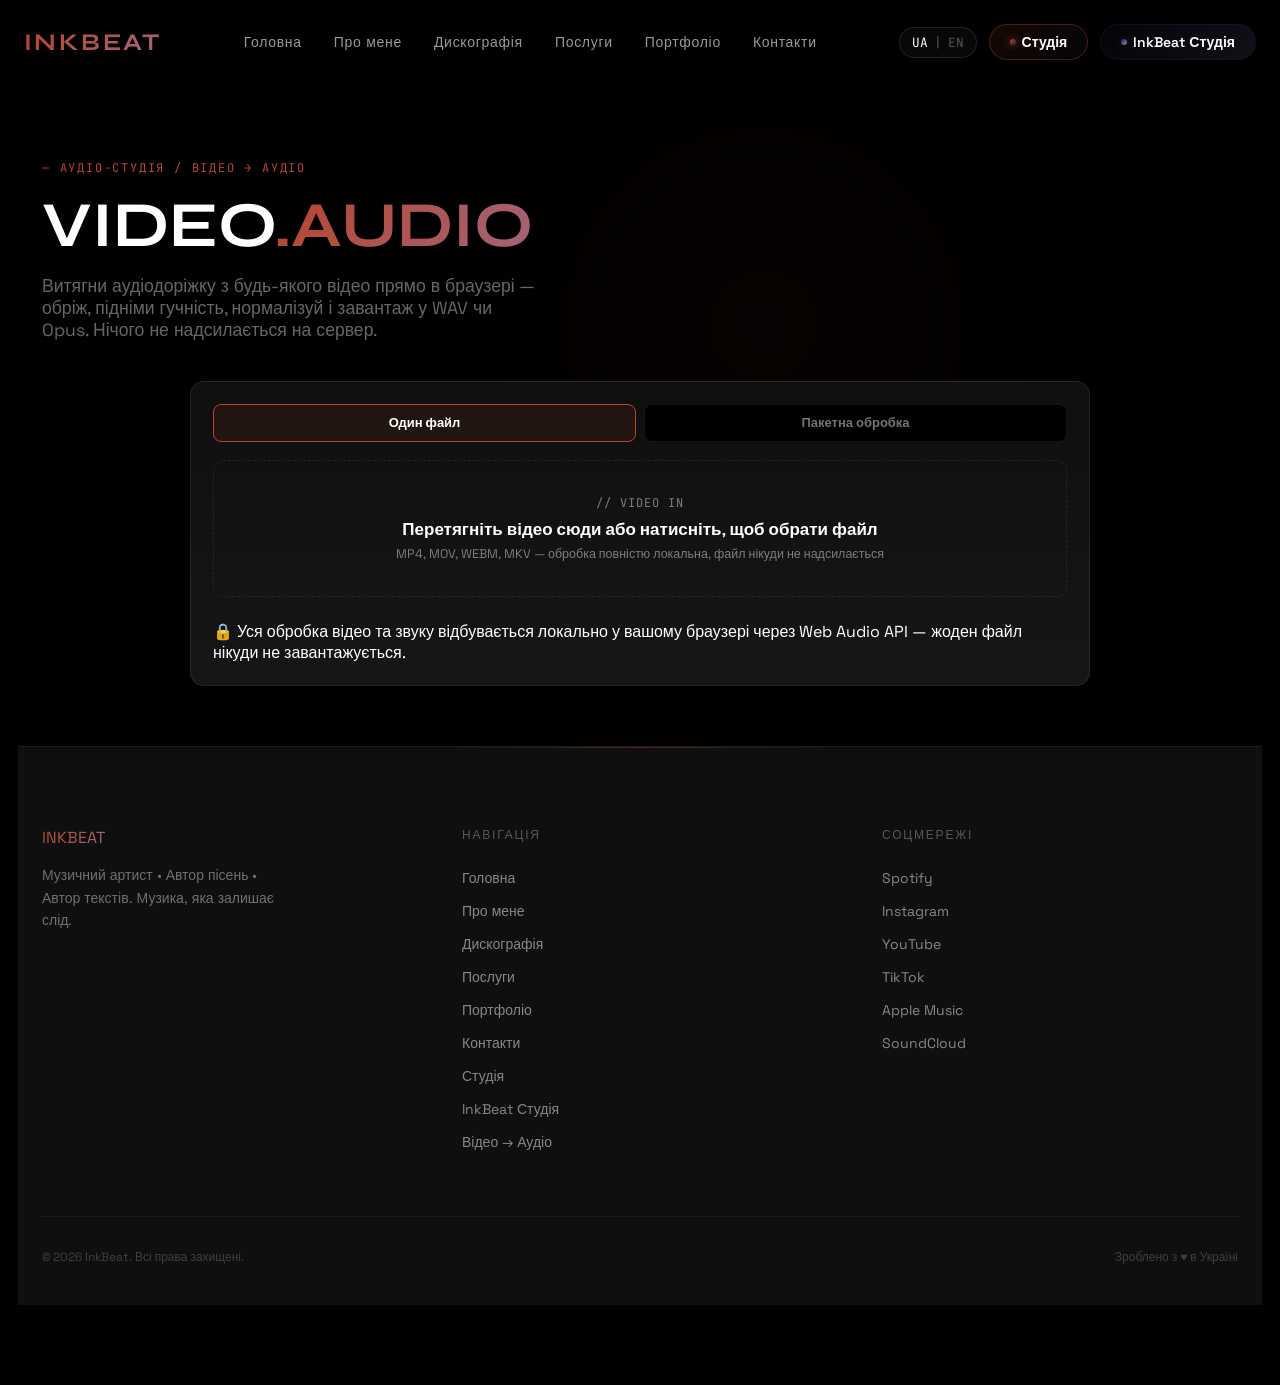
<file: pages/master/video-to-audio.html>
<!doctype html>
<html lang="uk">
<head>
<meta charset="utf-8" />
<meta name="viewport" content="width=device-width, initial-scale=1" />
<title>Витягнути аудіо з відео | INKBEAT</title>
<meta name="description" content="Безкоштовно витягни аудіодоріжку з відео прямо в браузері — без завантаження файлів на сервер. Обрізка, гучність, нормалізація, експорт у WAV чи Opus."/>
<link rel="icon" href="../../public/favicon-optimized.jpg"/>
<link rel="preconnect" href="https://fonts.googleapis.com"/>
<link rel="preconnect" href="https://fonts.gstatic.com" crossorigin/>
<link href="https://fonts.googleapis.com/css2?family=Space+Grotesk:wght@300;400;500;600;700&family=Syne:wght@400;500;600;700;800&family=JetBrains+Mono:wght@300;400;500&display=swap" rel="stylesheet"/>
<link rel="stylesheet" href="../../css/style.css"/>
<style>
  :root{
    --bg:#000000; --panel:#0F0F0F; --panel-2:#161616; --line:rgba(255,255,255,.08);
    --text:#ffffff; --muted:rgba(255,255,255,.45);
    --gold:#241F3D; --teal:#B8452C; --danger:#FF4D4D;
    --font-display:'Syne',sans-serif; --font-body:'Space Grotesk',sans-serif; --font-mono:'JetBrains Mono',monospace;
  }
  *{ box-sizing:border-box; }
  html,body{ margin:0; padding:0; background:var(--bg); color:var(--text); font-family:var(--font-body); }
  body{ min-height:100vh; padding:0 18px 80px; cursor:none; }
  .tool-wrap{ max-width:900px; margin:0 auto; }
  .rack{ background:linear-gradient(180deg,var(--panel),var(--panel-2)); border:1px solid var(--line); border-radius:14px; padding:22px; box-shadow:0 20px 50px -20px rgba(0,0,0,.6); }
  .mode-switch{ display:flex; gap:8px; margin-bottom:18px; }
  .mode-switch button{ flex:1; background:var(--bg); border:1px solid var(--line); color:var(--muted); font-family:var(--font-display); font-weight:700; font-size:13px; padding:10px; border-radius:8px; cursor:pointer; }
  .mode-switch button.active{ color:#fff; border-color:var(--teal); background:rgba(184,69,44,.1); }
  .drop{ border:1.5px dashed var(--line); border-radius:10px; padding:34px 18px; text-align:center; cursor:pointer; transition:border-color .15s, background .15s; }
  .drop.busy{ opacity:.55; pointer-events:none; }
  .drop:hover, .drop.drag{ border-color:var(--gold); background:rgba(36,31,61,0.08); }
  .drop .slot{ font-family:var(--font-mono); font-size:12px; color:var(--muted); letter-spacing:.08em; text-transform:uppercase; margin-bottom:8px; }
  .drop .cta{ font-family:var(--font-display); font-weight:700; font-size:17px; }
  .drop .sub{ color:var(--muted); font-size:12.5px; margin-top:6px; }
  input[type=file]{ display:none; }
  .track-info{ display:none; align-items:center; justify-content:space-between; gap:10px; margin-top:16px; padding:10px 14px; background:var(--bg); border:1px solid var(--line); border-radius:8px; font-family:var(--font-mono); font-size:12.5px; color:var(--muted); flex-wrap:wrap; }
  .track-info b{ color:var(--text); font-weight:600; }
  .track-info button{ background:none; border:1px solid var(--line); color:var(--muted); font-family:var(--font-mono); font-size:11px; padding:5px 10px; border-radius:6px; cursor:pointer; }
  .track-info button:hover{ color:var(--text); border-color:var(--muted); }
  video#videoPreview{ display:none; width:100%; max-height:280px; border-radius:8px; margin-top:16px; background:#000; }
  canvas#wave{ width:100%; height:80px; display:block; margin-top:16px; border-radius:8px; background:var(--bg); border:1px solid var(--line); position:relative; }
  .wave-wrap{ position:relative; display:none; margin-top:16px; }
  .trim-handle{ position:absolute; top:0; bottom:0; width:10px; background:rgba(184,69,44,.5); cursor:ew-resize; border-radius:4px; }
  .trim-handle.left{ left:0; } .trim-handle.right{ right:0; }
  .trim-shade{ position:absolute; top:0; bottom:0; background:rgba(0,0,0,.55); pointer-events:none; }
  .panel{ display:none; margin-top:22px; }
  .panel.show{ display:block; }
  .strip{ display:grid; grid-template-columns:repeat(auto-fit,minmax(150px,1fr)); gap:16px; margin-top:18px; }
  .fader{ background:var(--bg); border:1px solid var(--line); border-radius:10px; padding:14px 14px 16px; }
  .fader .flabel{ display:flex; justify-content:space-between; align-items:baseline; font-family:var(--font-display); font-size:13px; font-weight:700; margin-bottom:10px; }
  .fader .fval{ font-family:var(--font-mono); font-size:12px; color:var(--gold); }
  input[type=range]{ -webkit-appearance:none; width:100%; height:4px; background:var(--line); border-radius:2px; outline:none; }
  input[type=range]::-webkit-slider-thumb{ -webkit-appearance:none; width:16px; height:16px; border-radius:50%; background:var(--teal); cursor:pointer; border:2px solid var(--bg); box-shadow:0 0 0 1px var(--teal); }
  input[type=range]::-moz-range-thumb{ width:16px; height:16px; border-radius:50%; background:var(--teal); cursor:pointer; border:2px solid var(--bg); }
  .toggle-row{ display:flex; align-items:center; justify-content:space-between; background:var(--bg); border:1px solid var(--line); border-radius:10px; padding:12px 14px; margin-top:12px; }
  .toggle-row label{ font-family:var(--font-display); font-weight:700; font-size:13px; }
  .switch{ position:relative; width:38px; height:22px; }
  .switch input{ opacity:0; width:0; height:0; }
  .switch span{ position:absolute; inset:0; background:rgba(255,255,255,.1); border-radius:999px; transition:.2s; }
  .switch span::before{ content:''; position:absolute; width:16px; height:16px; left:3px; top:3px; background:#888; border-radius:50%; transition:.2s; }
  .switch input:checked + span{ background:rgba(184,69,44,.3); }
  .switch input:checked + span::before{ transform:translateX(16px); background:var(--teal); }
  .format-row{ display:flex; gap:10px; margin-top:16px; }
  .format-btn{ flex:1; background:var(--bg); border:1px solid var(--line); color:var(--muted); font-family:var(--font-mono); font-size:12.5px; padding:12px; border-radius:8px; cursor:pointer; text-align:left; }
  .format-btn b{ display:block; font-family:var(--font-display); font-size:14px; color:var(--text); margin-bottom:3px; }
  .format-btn.active{ border-color:var(--teal); background:rgba(184,69,44,.08); }
  .btn{ font-family:var(--font-display); font-weight:700; font-size:14px; border-radius:999px; padding:13px 26px; cursor:pointer; border:none; }
  .btn-primary{ background:linear-gradient(135deg,var(--teal),var(--gold)); color:var(--paper,#EFEAE2); }
  .btn-primary:disabled{ opacity:.5; cursor:not-allowed; }
  .btn-ghost{ background:var(--bg); border:1px solid var(--line); color:var(--text); }
  .actions{ display:flex; gap:12px; margin-top:20px; flex-wrap:wrap; }
  .status{ margin-top:14px; font-family:var(--font-mono); font-size:12.5px; color:var(--muted); min-height:18px; }
  .status.ok{ color:#8CFF6B; } .status.err{ color:var(--danger); }
  .progress-block{ display:none; margin-top:14px; }
  .progress-block.show{ display:block; }
  .progress-track{ height:6px; background:var(--line); border-radius:4px; overflow:hidden; }
  .progress-fill{ height:100%; width:0%; background:linear-gradient(90deg,var(--teal),var(--gold)); transition:width .15s; }
  .progress-text{ font-family:var(--font-mono); font-size:11.5px; color:var(--muted); margin-top:6px; }
  .batch-list{ margin-top:16px; display:flex; flex-direction:column; gap:8px; }
  .batch-item{ display:flex; align-items:center; justify-content:space-between; gap:10px; background:var(--bg); border:1px solid var(--line); border-radius:8px; padding:10px 12px; font-family:var(--font-mono); font-size:12px; }
  .batch-item .bi-name{ overflow:hidden; text-overflow:ellipsis; white-space:nowrap; max-width:46%; color:var(--text); }
  .batch-item .bi-status{ color:var(--muted); }
  .batch-item .bi-dl{ color:var(--teal); text-decoration:none; font-weight:600; }
  .privacy-strip{ margin-top:24px; }
</style>
</head>
<body>

<div id="loading-screen" data-stage="0">
  <div class="loading-glow"></div>
  <div class="loading-eq"><span></span><span></span><span></span><span></span><span></span><span></span><span></span><span></span><span></span></div>
  <div class="loading-wordmark">
    <span class="loading-letter gradient-text" style="animation-delay:.3s">V</span>
    <span class="loading-letter gradient-text" style="animation-delay:.35s">I</span>
    <span class="loading-letter gradient-text" style="animation-delay:.4s">D</span>
    <span class="loading-letter gradient-text" style="animation-delay:.45s">E</span>
    <span class="loading-letter gradient-text" style="animation-delay:.5s">O</span>
  </div>
  <div class="loading-bar-wrap"><div class="loading-bar" style="width:0%"></div></div>
  <div class="loading-pct">0%</div>
</div>

<nav id="navbar">
  <div class="nav-inner">
    <a href="../../index.html" class="nav-logo gradient-text">INKBEAT</a>
    <div class="nav-links">
      <a href="../../index.html" data-i18n="nav.home">Головна</a>
      <a href="../about.html" data-i18n="nav.about">Про мене</a>
      <a href="../discography.html" data-i18n="nav.discography">Дискографія</a>
      <a href="../services.html" data-i18n="nav.services">Послуги</a>
      <a href="../portfolio.html" data-i18n="nav.portfolio">Портфоліо</a>
      <a href="../contact.html" data-i18n="nav.contact">Контакти</a>
    </div>
    <div class="nav-right">
      <div class="lang-btn">
        <span class="lang-ua lang-toggle active" data-lang="uk">UA</span>
        <span class="lang-sep">|</span>
        <span class="lang-en lang-toggle" data-lang="en">EN</span>
      </div>
      <a href="index.html" class="nav-order nav-master active"><span class="nav-master-dot"></span><span data-i18n="nav.master">Мастеринг</span></a><a href="../studio/index.html" class="nav-order nav-studio"><span class="nav-master-dot"></span><span data-i18n="nav.studio">Studio</span></a>
    </div>
    <button class="burger"><svg width="24" height="24" fill="none" stroke="currentColor" stroke-width="2" viewBox="0 0 24 24"><line x1="3" y1="6" x2="21" y2="6"/><line x1="3" y1="12" x2="21" y2="12"/><line x1="3" y1="18" x2="21" y2="18"/></svg></button>
  </div>
</nav>

<div class="mobile-menu">
  <button class="mobile-close"><svg width="28" height="28" fill="none" stroke="currentColor" stroke-width="2" viewBox="0 0 24 24"><line x1="18" y1="6" x2="6" y2="18"/><line x1="6" y1="6" x2="18" y2="18"/></svg></button>
  <a href="../../index.html" data-i18n="nav.home">Головна</a>
  <a href="../about.html" data-i18n="nav.about">Про мене</a>
  <a href="../discography.html" data-i18n="nav.discography">Дискографія</a>
  <a href="../services.html" data-i18n="nav.services">Послуги</a>
  <a href="../portfolio.html" data-i18n="nav.portfolio">Портфоліо</a>
  <a href="../contact.html" data-i18n="nav.contact">Контакти</a>
  <a href="index.html" data-i18n="nav.master">Мастеринг</a>
  <a href="../studio/index.html" data-i18n="nav.studio">Studio</a>
  <div class="mobile-lang-switch">
    <span class="lang-ua lang-toggle active" data-lang="uk">UA</span>
    <span class="lang-sep">|</span>
    <span class="lang-en lang-toggle" data-lang="en">EN</span>
  </div>
</div>

<section class="page-header" style="padding-bottom:40px">
  <div class="page-header-orb" style="top:20%;right:20%;width:500px;height:500px;background:radial-gradient(circle,#B8452C,transparent 70%)"></div>
  <div class="container">
    <div class="reveal">
      <div class="page-label" style="color:var(--brick)">— <a href="index.html" style="color:inherit;text-decoration:none" data-i18n-local="audioStudioLink">Аудіо-студія</a> <span data-i18n-local="pageLabel">/ Відео → Аудіо</span></div>
      <h1 class="page-title" style="font-size:clamp(2.2rem,6vw,4rem)">VIDEO<span class="gradient-text">.AUDIO</span></h1>
      <p class="page-sub" data-i18n-local="pageSub">Витягни аудіодоріжку з будь-якого відео прямо в браузері — обріж, підніми гучність, нормалізуй і завантаж у WAV чи Opus. Нічого не надсилається на сервер.</p>
    </div>
  </div>
</section>

<div class="tool-wrap">
  <div class="rack">

    <div class="mode-switch">
      <button id="modeSingleBtn" class="active" data-i18n-local="modeSingle">Один файл</button>
      <button id="modeBatchBtn" data-i18n-local="modeBatch">Пакетна обробка</button>
    </div>

    <div id="singleMode">
      <div class="drop" id="drop">
        <div class="slot">// video in</div>
        <div class="cta" data-i18n-local="dropCta">Перетягніть відео сюди або натисніть, щоб обрати файл</div>
        <div class="sub" data-i18n-local="dropSub">MP4, MOV, WEBM, MKV — обробка повністю локальна, файл нікуди не надсилається</div>
        <input type="file" id="file" accept="video/*,.mp4,.mov,.webm,.mkv,.avi" />
      </div>

      <div class="track-info" id="trackInfo">
        <span id="trackName">—</span>
        <span id="trackMeta"></span>
        <button id="clearBtn" data-i18n-local="clearBtn">Обрати інший файл</button>
      </div>

      <video id="videoPreview" controls muted></video>

      <div class="wave-wrap" id="waveWrap">
        <canvas id="wave"></canvas>
        <div class="trim-shade" id="shadeLeft" style="left:0;width:0"></div>
        <div class="trim-shade" id="shadeRight" style="right:0;width:0"></div>
        <div class="trim-handle left" id="handleLeft"></div>
        <div class="trim-handle right" id="handleRight"></div>
      </div>

      <div class="panel" id="panel">

        <div class="strip">
          <div class="fader">
            <div class="flabel"><span data-i18n-local="gainLabel">Гучність</span><span class="fval" id="vGain">100%</span></div>
            <input type="range" id="gain" min="0" max="200" value="100"/>
          </div>
          <div class="fader">
            <div class="flabel"><span data-i18n-local="fadeInLabel">Fade In</span><span class="fval" id="vFadeIn">0.0s</span></div>
            <input type="range" id="fadeIn" min="0" max="50" value="0"/>
          </div>
          <div class="fader">
            <div class="flabel"><span data-i18n-local="fadeOutLabel">Fade Out</span><span class="fval" id="vFadeOut">0.0s</span></div>
            <input type="range" id="fadeOut" min="0" max="50" value="0"/>
          </div>
        </div>

        <div class="toggle-row">
          <label data-i18n-local="normalizeLabel">Нормалізувати гучність (авто-пік -1 dB)</label>
          <label class="switch"><input type="checkbox" id="normalize"/><span></span></label>
        </div>

        <div class="format-row">
          <button class="format-btn active" id="formatWav" data-i18n-local-html="formatWavHtml"><b>WAV</b>Без втрат, миттєвий експорт, більший файл</button>
          <button class="format-btn" id="formatOpus" data-i18n-local-html="formatOpusHtml"><b>Opus (WebM)</b>Стиснутий, менший файл, рендер у реальному часі</button>
        </div>

        <div class="actions">
          <button class="btn btn-primary" id="exportBtn" data-i18n-local="exportBtn">Завантажити аудіо</button>
        </div>

        <div class="progress-block" id="progressBlock">
          <div class="progress-track"><div class="progress-fill" id="progFill"></div></div>
          <div class="progress-text" id="progText"></div>
        </div>

        <div class="status" id="status"></div>
      </div>
    </div>

    <div id="batchMode" style="display:none">
      <div class="drop" id="batchDrop">
        <div class="slot">// batch video in</div>
        <div class="cta" data-i18n-local="batchDropCta">Перетягніть кілька відео або натисніть, щоб обрати файли</div>
        <div class="sub" data-i18n-local="batchDropSub">Кожне відео буде оброблено окремо й збережено у WAV повної довжини</div>
        <input type="file" id="batchFile" accept="video/*,.mp4,.mov,.webm,.mkv,.avi" multiple />
      </div>
      <div class="batch-list" id="batchList"></div>
      <div class="actions">
        <button class="btn btn-primary" id="batchExportBtn" style="display:none" data-i18n-local="batchExportBtn">Витягнути аудіо з усіх</button>
      </div>
      <div class="status" id="batchStatus"></div>
    </div>

    <div class="privacy-strip reveal" data-i18n-local="privacyStrip">
      🔒 Уся обробка відео та звуку відбувається локально у вашому браузері через Web Audio API — жоден файл нікуди не завантажується.
    </div>

  </div>
</div>

<footer style="margin-top:60px">
  <div class="container">
    <div class="footer-grid">
      <div>
        <a href="../../index.html" class="footer-logo gradient-text">INKBEAT</a>
        <p class="footer-desc" data-i18n="footer.desc">Музичний артист • Автор пісень • Автор текстів. Музика, яка залишає слід.</p>
      </div>
      <div>
        <div class="footer-col-title" data-i18n="footer.nav">Навігація</div>
        <ul class="footer-links">
          <li><a href="../../index.html" data-i18n="nav.home">Головна</a></li>
          <li><a href="../about.html" data-i18n="nav.about">Про мене</a></li>
          <li><a href="../discography.html" data-i18n="nav.discography">Дискографія</a></li>
          <li><a href="../services.html" data-i18n="nav.services">Послуги</a></li>
          <li><a href="../portfolio.html" data-i18n="nav.portfolio">Портфоліо</a></li>
          <li><a href="../contact.html" data-i18n="nav.contact">Контакти</a></li>
          <li><a href="index.html" data-i18n="nav.master">Мастеринг</a></li><li><a href="../studio/index.html" data-i18n="nav.studio">Studio</a></li><li><a href="video-to-audio.html" data-i18n="nav.videoAudio">Video → Audio</a></li>
        </ul>
      </div>
      <div>
        <div class="footer-col-title" data-i18n="footer.socials">Соцмережі</div>
        <ul class="footer-links footer-social-links">
          <li><a href="https://open.spotify.com/artist/6hkNwIjIfDcMDp5AObEbO9" target="_blank" rel="noopener">Spotify</a></li>
          <li><a href="https://www.instagram.com/_.inkbeat._/" target="_blank" rel="noopener">Instagram</a></li>
          <li><a href="https://www.youtube.com/@1nkBeat12/shorts" target="_blank" rel="noopener">YouTube</a></li>
          <li><a href="https://www.tiktok.com/@inkbeat_" target="_blank" rel="noopener">TikTok</a></li>
          <li><a href="https://music.apple.com/ua/artist/inkbeat/1850263830?l=uk" target="_blank" rel="noopener">Apple Music</a></li>
          <li><a href="https://soundcloud.com/akabbvwcbvle" target="_blank" rel="noopener">SoundCloud</a></li>
        </ul>
      </div>
    </div>
    <div class="footer-bottom">
      <p class="footer-copy">© <span id="year"></span> InkBeat. <span data-i18n="footer.rights">Всі права захищені.</span></p>
      <p class="footer-copy" data-i18n="footer.made">Зроблено з ♥ в Україні</p>
    </div>
  </div>
</footer>

<script src="../../js/main.js"></script>
<script>document.getElementById('year').textContent = new Date().getFullYear()</script>

<script>
(() => {
  const ML = {
    uk: {
      audioStudioLink: 'Аудіо-студія', pageLabel: '/ Відео → Аудіо',
      pageSub: 'Витягни аудіодоріжку з будь-якого відео прямо в браузері — обріж, підніми гучність, нормалізуй і завантаж у WAV чи Opus. Нічого не надсилається на сервер.',
      modeSingle: 'Один файл', modeBatch: 'Пакетна обробка',
      dropCta: 'Перетягніть відео сюди або натисніть, щоб обрати файл',
      dropSub: 'MP4, MOV, WEBM, MKV — обробка повністю локальна, файл нікуди не надсилається',
      clearBtn: 'Обрати інший файл',
      gainLabel: 'Гучність', fadeInLabel: 'Fade In', fadeOutLabel: 'Fade Out',
      normalizeLabel: 'Нормалізувати гучність (авто-пік -1 dB)',
      formatWavHtml: '<b>WAV</b>Без втрат, миттєвий експорт, більший файл',
      formatOpusHtml: '<b>Opus (WebM)</b>Стиснутий, менший файл, рендер у реальному часі',
      exportBtn: 'Завантажити аудіо',
      batchDropCta: 'Перетягніть кілька відео або натисніть, щоб обрати файли',
      batchDropSub: 'Кожне відео буде оброблено окремо й збережено у WAV повної довжини',
      batchExportBtn: 'Витягнути аудіо з усіх',
      privacyStrip: '🔒 Уся обробка відео та звуку відбувається локально у вашому браузері через Web Audio API — жоден файл нікуди не завантажується.',
      statusDecoding: 'Аналізую відео та витягую аудіодоріжку…',
      statusNoAudio: 'У цьому відео не знайдено аудіодоріжки.',
      statusUnsupported: 'Не вдалося прочитати аудіо з цього файлу. Спробуйте інший формат відео (MP4 з AAC або WEBM з Opus зазвичай працюють найкраще).',
      statusReady: 'Готово до експорту.',
      statusProcessing: 'Обробляю аудіо…',
      statusRenderingRealtime: 'Рендеринг Opus у реальному часі… це займе стільки ж часу, скільки триває аудіо.',
      statusExportDone: 'Готово! Файл завантажено на ваш пристрій — нікуди більше не надсилався.',
      statusExportError: 'Помилка обробки. Спробуйте ще раз або інший файл.',
      statusBatchDone: 'Пакетну обробку завершено.',
      biWaiting: 'у черзі', biProcessing: 'обробка…', biDone: 'готово', biError: 'помилка', biDownload: 'Завантажити'
    },
    en: {
      audioStudioLink: 'Audio Studio', pageLabel: '/ Video → Audio',
      pageSub: 'Extract the audio track from any video right in your browser — trim, boost volume, normalize, and export to WAV or Opus. Nothing is ever uploaded.',
      modeSingle: 'Single file', modeBatch: 'Batch processing',
      dropCta: 'Drop a video here or click to choose a file',
      dropSub: 'MP4, MOV, WEBM, MKV — fully local processing, nothing is uploaded',
      clearBtn: 'Choose another file',
      gainLabel: 'Gain', fadeInLabel: 'Fade In', fadeOutLabel: 'Fade Out',
      normalizeLabel: 'Normalize loudness (auto peak -1 dB)',
      formatWavHtml: '<b>WAV</b>Lossless, instant export, larger file',
      formatOpusHtml: '<b>Opus (WebM)</b>Compressed, smaller file, real-time render',
      exportBtn: 'Download audio',
      batchDropCta: 'Drop multiple videos or click to choose files',
      batchDropSub: 'Each video is processed separately and saved as a full-length WAV',
      batchExportBtn: 'Extract audio from all',
      privacyStrip: '🔒 All video and audio processing happens locally in your browser via the Web Audio API — no file is ever uploaded.',
      statusDecoding: 'Analyzing video and extracting the audio track…',
      statusNoAudio: 'No audio track was found in this video.',
      statusUnsupported: 'Could not read audio from this file. Try a different video format (MP4 with AAC or WEBM with Opus usually work best).',
      statusReady: 'Ready to export.',
      statusProcessing: 'Processing audio…',
      statusRenderingRealtime: 'Rendering Opus in real time… this takes as long as the audio itself.',
      statusExportDone: 'Done! The file was downloaded to your device — nothing was sent anywhere else.',
      statusExportError: 'Processing error. Try again or use a different file.',
      statusBatchDone: 'Batch processing complete.',
      biWaiting: 'queued', biProcessing: 'processing…', biDone: 'done', biError: 'error', biDownload: 'Download'
    }
  };
  let mLang = localStorage.getItem('lang') || 'uk';
  function mt(key){ return ML[mLang][key]; }
  function applyLocalI18n(){
    mLang = localStorage.getItem('lang') || 'uk';
    document.querySelectorAll('[data-i18n-local]').forEach(el => {
      const k = el.getAttribute('data-i18n-local');
      if (ML[mLang][k] !== undefined) el.textContent = ML[mLang][k];
    });
    document.querySelectorAll('[data-i18n-local-html]').forEach(el => {
      const k = el.getAttribute('data-i18n-local-html');
      if (ML[mLang][k] !== undefined) el.innerHTML = ML[mLang][k];
    });
  }
  window.onLangChange = function(){ applyLocalI18n(); };

  const modeSingleBtn = document.getElementById('modeSingleBtn');
  const modeBatchBtn = document.getElementById('modeBatchBtn');
  const singleMode = document.getElementById('singleMode');
  const batchMode = document.getElementById('batchMode');
  modeSingleBtn.addEventListener('click', () => {
    modeSingleBtn.classList.add('active'); modeBatchBtn.classList.remove('active');
    singleMode.style.display = ''; batchMode.style.display = 'none';
  });
  modeBatchBtn.addEventListener('click', () => {
    modeBatchBtn.classList.add('active'); modeSingleBtn.classList.remove('active');
    batchMode.style.display = ''; singleMode.style.display = 'none';
  });

  const dropEl = document.getElementById('drop');
  const fileInput = document.getElementById('file');
  const trackInfo = document.getElementById('trackInfo');
  const trackName = document.getElementById('trackName');
  const trackMeta = document.getElementById('trackMeta');
  const clearBtn = document.getElementById('clearBtn');
  const videoPreview = document.getElementById('videoPreview');
  const waveWrap = document.getElementById('waveWrap');
  const waveCanvas = document.getElementById('wave');
  const shadeLeft = document.getElementById('shadeLeft');
  const shadeRight = document.getElementById('shadeRight');
  const handleLeft = document.getElementById('handleLeft');
  const handleRight = document.getElementById('handleRight');
  const panel = document.getElementById('panel');
  const statusEl = document.getElementById('status');
  const progressBlock = document.getElementById('progressBlock');
  const progFill = document.getElementById('progFill');
  const progText = document.getElementById('progText');

  const gainEl = document.getElementById('gain'), vGain = document.getElementById('vGain');
  const fadeInEl = document.getElementById('fadeIn'), vFadeIn = document.getElementById('vFadeIn');
  const fadeOutEl = document.getElementById('fadeOut'), vFadeOut = document.getElementById('vFadeOut');
  const normalizeEl = document.getElementById('normalize');
  const formatWavBtn = document.getElementById('formatWav');
  const formatOpusBtn = document.getElementById('formatOpus');
  const exportBtn = document.getElementById('exportBtn');

  let audioCtx = null;
  let decodedBuffer = null;
  let fileNameBase = 'audio';
  let trimStart = 0, trimEnd = 0;
  let exportFormat = 'wav';

  function ensureCtx(){ if (!audioCtx) audioCtx = new (window.AudioContext || window.webkitAudioContext)(); return audioCtx; }

  function setStatus(msg, cls){ statusEl.textContent = msg || ''; statusEl.className = 'status' + (cls ? ' ' + cls : ''); }
  function showProgress(pct, label){ progressBlock.classList.add('show'); progFill.style.width = Math.round(pct*100)+'%'; progText.textContent = `${label} ${Math.round(pct*100)}%`; }
  function hideProgress(){ progressBlock.classList.remove('show'); progFill.style.width = '0%'; }

  window.addEventListener('error', e => { hideProgress(); dropEl.classList.remove('busy'); setStatus('Unexpected error: ' + (e.message||''), 'err'); });
  window.addEventListener('unhandledrejection', e => { hideProgress(); dropEl.classList.remove('busy'); setStatus('Unexpected error: ' + ((e.reason&&e.reason.message)||e.reason||''), 'err'); });

  dropEl.addEventListener('click', () => fileInput.click());
  dropEl.addEventListener('dragover', e => { e.preventDefault(); dropEl.classList.add('drag'); });
  dropEl.addEventListener('dragleave', () => dropEl.classList.remove('drag'));
  dropEl.addEventListener('drop', e => { e.preventDefault(); dropEl.classList.remove('drag'); if (e.dataTransfer.files[0]) handleFile(e.dataTransfer.files[0]); });
  fileInput.addEventListener('change', () => { if (fileInput.files[0]) handleFile(fileInput.files[0]); });
  clearBtn.addEventListener('click', resetSingle);

  function resetSingle(){
    decodedBuffer = null;
    trackInfo.style.display = 'none';
    videoPreview.style.display = 'none';
    videoPreview.src = '';
    waveWrap.style.display = 'none';
    panel.classList.remove('show');
    setStatus('');
    fileInput.value = '';
  }

  async function handleFile(file){
    resetSingle();
    dropEl.classList.add('busy');
    fileNameBase = file.name.replace(/\.[^.]+$/, '') || 'audio';
    trackName.innerHTML = `<b>${escapeHtml(file.name)}</b>`;
    trackMeta.textContent = formatBytes(file.size);
    trackInfo.style.display = 'flex';
    videoPreview.src = URL.createObjectURL(file);
    videoPreview.style.display = 'block';

    setStatus(mt('statusDecoding'));
    ensureCtx();
    try {
      const arrBuf = await file.arrayBuffer();
      let buffer;
      try {
        buffer = await audioCtx.decodeAudioData(arrBuf.slice(0));
      } catch (e) {
        buffer = await decodeViaRealtimeCapture(file);
      }
      if (!buffer) { setStatus(mt('statusUnsupported'), 'err'); dropEl.classList.remove('busy'); return; }
      decodedBuffer = buffer;
      trimStart = 0; trimEnd = buffer.duration;
      trackMeta.textContent = formatBytes(file.size) + ' · ' + formatTime(buffer.duration);
      drawWaveform();
      waveWrap.style.display = 'block';
      panel.classList.add('show');
      setStatus(mt('statusReady'), 'ok');
    } catch (err) {
      console.error(err);
      setStatus(mt('statusUnsupported'), 'err');
    } finally {
      dropEl.classList.remove('busy');
    }
  }

  function decodeViaRealtimeCapture(file){
    return new Promise((resolve, reject) => {
      const v = document.createElement('video');
      v.muted = false; v.src = URL.createObjectURL(file);
      v.addEventListener('loadedmetadata', () => {
        let stream;
        try { stream = v.captureStream ? v.captureStream() : v.mozCaptureStream(); }
        catch (e) { reject(e); return; }
        const audioTracks = stream.getAudioTracks();
        if (!audioTracks.length) { resolve(null); return; }
        const audioOnlyStream = new MediaStream(audioTracks);
        const recorder = new MediaRecorder(audioOnlyStream);
        const chunks = [];
        recorder.ondataavailable = e => { if (e.data.size) chunks.push(e.data); };
        recorder.onstop = async () => {
          try {
            const blob = new Blob(chunks, { type: 'audio/webm' });
            const buf = await blob.arrayBuffer();
            const decoded = await audioCtx.decodeAudioData(buf);
            resolve(decoded);
          } catch (e) { reject(e); }
        };
        v.currentTime = 0;
        recorder.start();
        v.play();
        v.addEventListener('ended', () => recorder.stop());
        setTimeout(() => { if (recorder.state === 'recording') recorder.stop(); }, (v.duration + 1) * 1000);
      });
      v.addEventListener('error', () => reject(new Error('video load error')));
    });
  }

  function formatBytes(b){ if (b < 1024*1024) return (b/1024).toFixed(0)+' KB'; return (b/1024/1024).toFixed(1)+' MB'; }
  function formatTime(s){ const m = Math.floor(s/60), ss = Math.floor(s%60); return m+':'+String(ss).padStart(2,'0'); }
  function escapeHtml(s){ return (s||'').replace(/[&<>"']/g, c => ({'&':'&amp;','<':'&lt;','>':'&gt;','"':'&quot;',"'":'&#39;'}[c])); }

  function drawWaveform(){
    if (!decodedBuffer) return;
    const dpr = window.devicePixelRatio || 1;
    const rect = waveCanvas.getBoundingClientRect();
    waveCanvas.width = rect.width * dpr; waveCanvas.height = rect.height * dpr;
    const ctx2d = waveCanvas.getContext('2d'); ctx2d.scale(dpr, dpr);
    const data = decodedBuffer.getChannelData(0);
    const w = rect.width, h = rect.height;
    const step = Math.max(1, Math.floor(data.length / w));
    ctx2d.fillStyle = '#B8452C'; ctx2d.globalAlpha = .85;
    for (let x = 0; x < w; x++){
      let min=1,max=-1; const start = x*step;
      for (let i=0;i<step;i++){ const v = data[start+i]||0; if (v<min) min=v; if (v>max) max=v; }
      const y1=(1+min)*h/2, y2=(1+max)*h/2;
      ctx2d.fillRect(x, y1, 1, Math.max(1, y2-y1));
    }
    updateTrimUI();
  }

  function updateTrimUI(){
    const w = waveCanvas.getBoundingClientRect().width;
    const dur = decodedBuffer.duration;
    const leftPx = (trimStart/dur)*w, rightPx = w - (trimEnd/dur)*w;
    shadeLeft.style.width = leftPx+'px';
    shadeRight.style.width = rightPx+'px';
    handleLeft.style.left = leftPx+'px';
    handleRight.style.left = (w-rightPx-10)+'px';
  }

  function wireTrimHandle(handle, side){
    let dragging = false;
    handle.addEventListener('mousedown', e => { dragging = true; e.preventDefault(); });
    window.addEventListener('mousemove', e => {
      if (!dragging || !decodedBuffer) return;
      const rect = waveCanvas.getBoundingClientRect();
      const pct = Math.max(0, Math.min(1, (e.clientX - rect.left) / rect.width));
      const t = pct * decodedBuffer.duration;
      if (side === 'left') trimStart = Math.min(t, trimEnd - 0.1);
      else trimEnd = Math.max(t, trimStart + 0.1);
      updateTrimUI();
    });
    window.addEventListener('mouseup', () => dragging = false);
  }
  wireTrimHandle(handleLeft, 'left');
  wireTrimHandle(handleRight, 'right');

  gainEl.addEventListener('input', () => vGain.textContent = gainEl.value + '%');
  fadeInEl.addEventListener('input', () => vFadeIn.textContent = (fadeInEl.value/10).toFixed(1)+'s');
  fadeOutEl.addEventListener('input', () => vFadeOut.textContent = (fadeOutEl.value/10).toFixed(1)+'s');

  formatWavBtn.addEventListener('click', () => { exportFormat='wav'; formatWavBtn.classList.add('active'); formatOpusBtn.classList.remove('active'); });
  formatOpusBtn.addEventListener('click', () => { exportFormat='opus'; formatOpusBtn.classList.add('active'); formatWavBtn.classList.remove('active'); });

  function peakOf(buffer){
    let peak = 0;
    for (let c=0;c<buffer.numberOfChannels;c++){
      const d = buffer.getChannelData(c);
      for (let i=0;i<d.length;i++){ const a = Math.abs(d[i]); if (a>peak) peak=a; }
    }
    return peak;
  }

  async function renderProcessed(){
    const dur = trimEnd - trimStart;
    const offline = new OfflineAudioContext(decodedBuffer.numberOfChannels, Math.ceil(dur*decodedBuffer.sampleRate), decodedBuffer.sampleRate);
    const src = offline.createBufferSource(); src.buffer = decodedBuffer;
    const gainNode = offline.createGain();
    let gainVal = gainEl.value/100;
    if (normalizeEl.checked){
      const peak = peakOf(decodedBuffer);
      if (peak > 0.001) gainVal *= (0.891/peak);
    }
    const fi = fadeInEl.value/10, fo = fadeOutEl.value/10;
    gainNode.gain.setValueAtTime(fi>0?0:gainVal, 0);
    if (fi>0) gainNode.gain.linearRampToValueAtTime(gainVal, fi);
    if (fo>0){ gainNode.gain.setValueAtTime(gainVal, Math.max(0,dur-fo)); gainNode.gain.linearRampToValueAtTime(0, dur); }
    src.connect(gainNode); gainNode.connect(offline.destination);
    src.start(0, trimStart, dur);
    return offline.startRendering();
  }

  function encodeWav(buffer){
    const numCh = buffer.numberOfChannels;
    const len = buffer.length*numCh*2+44;
    const arrBuf = new ArrayBuffer(len);
    const view = new DataView(arrBuf);
    const writeStr = (o,s) => { for (let i=0;i<s.length;i++) view.setUint8(o+i, s.charCodeAt(i)); };
    writeStr(0,'RIFF'); view.setUint32(4,len-8,true); writeStr(8,'WAVE');
    writeStr(12,'fmt '); view.setUint32(16,16,true); view.setUint16(20,1,true);
    view.setUint16(22,numCh,true); view.setUint32(24,buffer.sampleRate,true);
    view.setUint32(28,buffer.sampleRate*numCh*2,true); view.setUint16(32,numCh*2,true);
    view.setUint16(34,16,true); writeStr(36,'data'); view.setUint32(40,len-44,true);
    let offset=44; const chans=[]; for (let c=0;c<numCh;c++) chans.push(buffer.getChannelData(c));
    for (let i=0;i<buffer.length;i++){
      for (let c=0;c<numCh;c++){
        let s = Math.max(-1,Math.min(1,chans[c][i]));
        view.setInt16(offset, s<0?s*0x8000:s*0x7FFF, true);
        offset+=2;
      }
    }
    return new Blob([arrBuf], { type:'audio/wav' });
  }

  function downloadBlob(blob, filename){
    const url = URL.createObjectURL(blob);
    const a = document.createElement('a');
    a.href = url; a.download = filename;
    document.body.appendChild(a); a.click(); a.remove();
    setTimeout(() => URL.revokeObjectURL(url), 4000);
  }

  async function exportViaOpus(buffer){
    return new Promise((resolve, reject) => {
      const liveCtx = ensureCtx();
      const dest = liveCtx.createMediaStreamDestination();
      const src = liveCtx.createBufferSource(); src.buffer = buffer; src.connect(dest);
      const recorder = new MediaRecorder(dest.stream, { mimeType: 'audio/webm;codecs=opus' });
      const chunks = [];
      recorder.ondataavailable = e => { if (e.data.size) chunks.push(e.data); };
      recorder.onstop = () => resolve(new Blob(chunks, { type:'audio/webm' }));
      recorder.onerror = reject;
      const startedAt = performance.now();
      const totalMs = buffer.duration*1000;
      const tick = () => {
        const elapsed = performance.now()-startedAt;
        showProgress(Math.min(1, elapsed/totalMs), mt('statusRenderingRealtime'));
        if (elapsed < totalMs) requestAnimationFrame(tick);
      };
      recorder.start();
      src.start();
      tick();
      src.onended = () => setTimeout(() => recorder.stop(), 150);
    });
  }

  exportBtn.addEventListener('click', async () => {
    if (!decodedBuffer) return;
    exportBtn.disabled = true;
    setStatus(mt('statusProcessing'));
    try {
      const rendered = await renderProcessed();
      if (exportFormat === 'wav'){
        const blob = encodeWav(rendered);
        downloadBlob(blob, fileNameBase + '.wav');
      } else {
        const blob = await exportViaOpus(rendered);
        downloadBlob(blob, fileNameBase + '.webm');
      }
      setStatus(mt('statusExportDone'), 'ok');
    } catch (err) {
      console.error(err);
      setStatus(mt('statusExportError'), 'err');
    } finally {
      exportBtn.disabled = false;
      setTimeout(hideProgress, 400);
    }
  });

  const batchDrop = document.getElementById('batchDrop');
  const batchFileInput = document.getElementById('batchFile');
  const batchList = document.getElementById('batchList');
  const batchExportBtn = document.getElementById('batchExportBtn');
  const batchStatus = document.getElementById('batchStatus');
  let batchFiles = [];

  batchDrop.addEventListener('click', () => batchFileInput.click());
  batchDrop.addEventListener('dragover', e => { e.preventDefault(); batchDrop.classList.add('drag'); });
  batchDrop.addEventListener('dragleave', () => batchDrop.classList.remove('drag'));
  batchDrop.addEventListener('drop', e => { e.preventDefault(); batchDrop.classList.remove('drag'); addBatchFiles(Array.from(e.dataTransfer.files)); });
  batchFileInput.addEventListener('change', () => addBatchFiles(Array.from(batchFileInput.files)));

  function addBatchFiles(files){
    files.forEach(f => batchFiles.push({ file: f, status: 'waiting', blob: null }));
    renderBatchList();
    batchExportBtn.style.display = batchFiles.length ? 'inline-flex' : 'none';
  }

  function renderBatchList(){
    batchList.innerHTML = batchFiles.map((item, i) => `
      <div class="batch-item" data-i="${i}">
        <span class="bi-name">${escapeHtml(item.file.name)}</span>
        <span class="bi-status">${statusLabel(item.status)}</span>
        ${item.blob ? `<a class="bi-dl" href="${item.url}" download="${item.file.name.replace(/\.[^.]+$/,'')}.wav">${mt('biDownload')}</a>` : ''}
      </div>`).join('');
  }
  function statusLabel(s){
    if (s==='waiting') return mt('biWaiting');
    if (s==='processing') return mt('biProcessing');
    if (s==='done') return mt('biDone');
    return mt('biError');
  }

  batchExportBtn.addEventListener('click', async () => {
    batchExportBtn.disabled = true;
    ensureCtx();
    for (const item of batchFiles){
      if (item.status === 'done') continue;
      item.status = 'processing'; renderBatchList();
      try {
        const arrBuf = await item.file.arrayBuffer();
        let buffer;
        try { buffer = await audioCtx.decodeAudioData(arrBuf.slice(0)); }
        catch (e) { buffer = await decodeViaRealtimeCapture(item.file); }
        if (!buffer) throw new Error('no audio');
        const blob = encodeWav(buffer);
        item.blob = blob; item.url = URL.createObjectURL(blob);
        item.status = 'done';
      } catch (e) {
        item.status = 'error';
      }
      renderBatchList();
    }
    batchStatus.textContent = mt('statusBatchDone');
    batchStatus.className = 'status ok';
    batchExportBtn.disabled = false;
  });

  applyLocalI18n();
})();
</script>
</body>
</html>
</file>
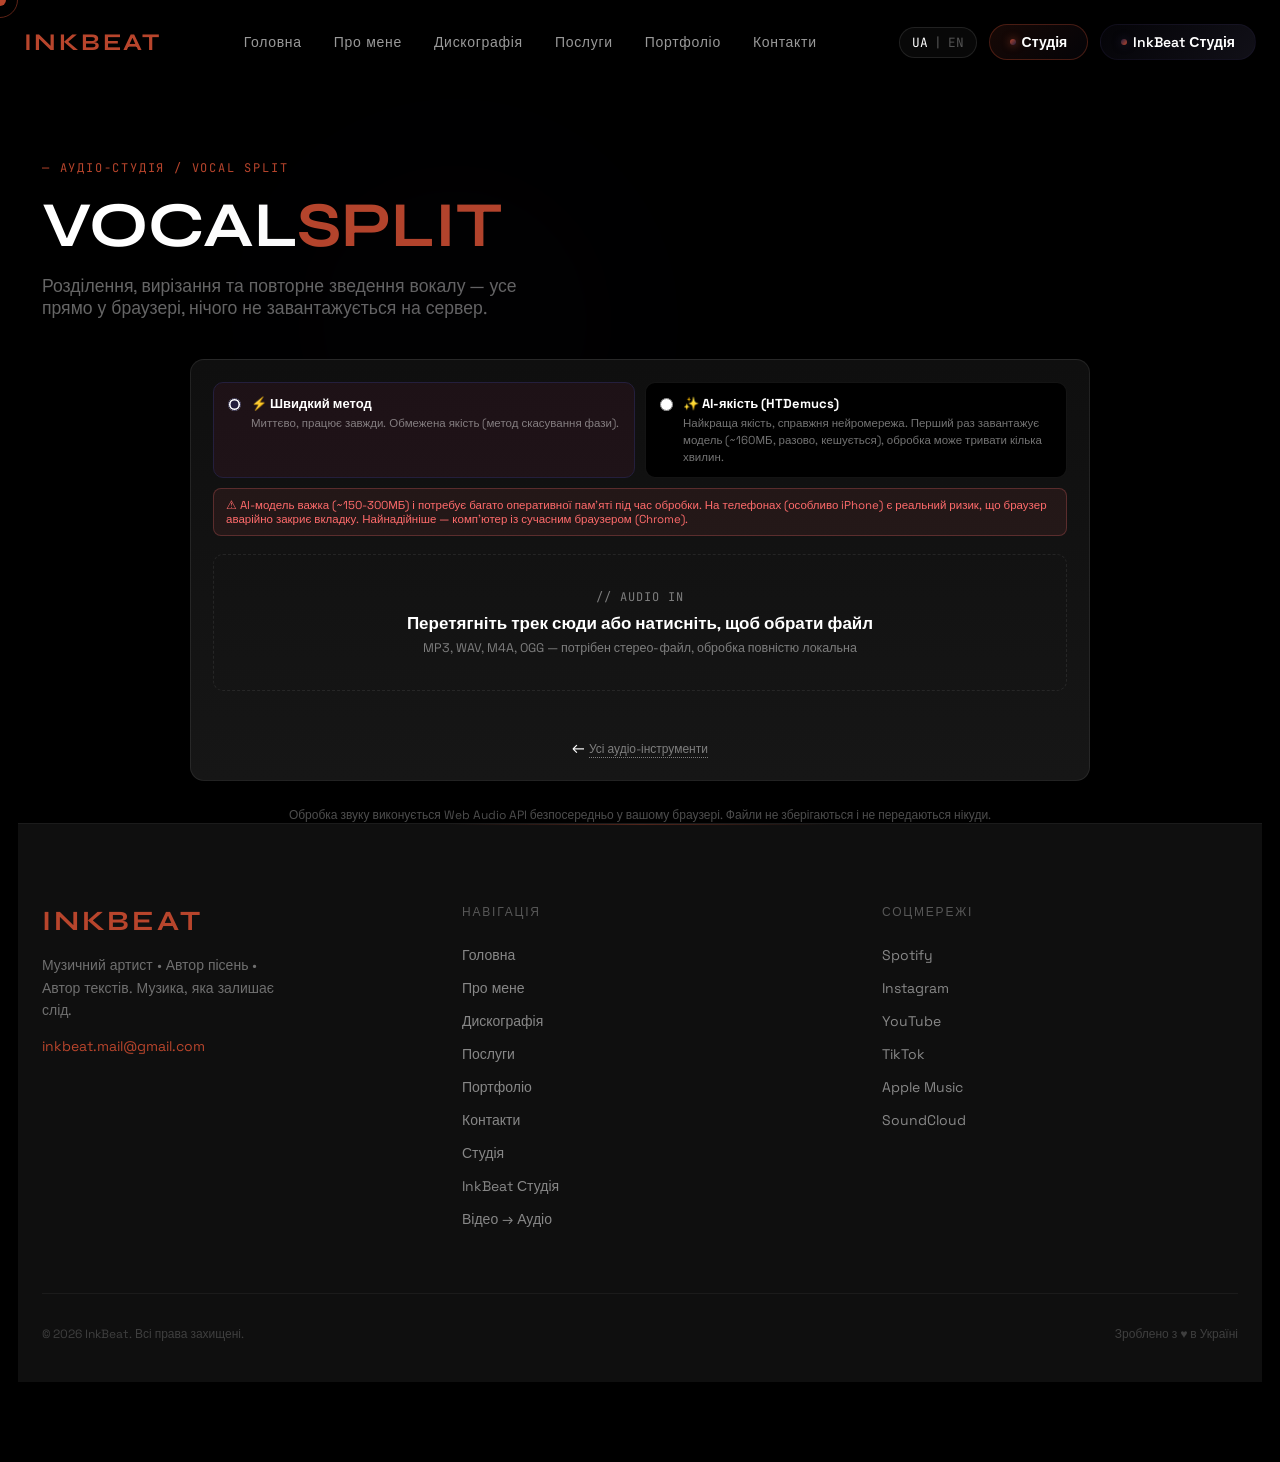
<file: pages/master/vocal-split.html>
<!doctype html>
<html lang="uk">
<head>
<meta charset="utf-8" />
<meta name="viewport" content="width=device-width, initial-scale=1" />
<title>Vocal Split | INKBEAT</title>
<meta name="description" content="Розділення вокалу та інструменталу онлайн від InkBeat. Обробка звуку прямо в браузері, файли нікуди не завантажуються."/>
<link rel="icon" href="../../public/favicon-optimized.jpg"/>
<link rel="preconnect" href="https://fonts.googleapis.com"/>
<link rel="preconnect" href="https://fonts.gstatic.com" crossorigin/>
<link href="https://fonts.googleapis.com/css2?family=Space+Grotesk:wght@300;400;500;600;700&family=Syne:wght@400;500;600;700;800&family=JetBrains+Mono:wght@300;400;500&display=swap" rel="stylesheet"/>
<link rel="stylesheet" href="../../css/style.css"/>
<style>
  :root{
    --bg:#000000;
    --panel:#0F0F0F;
    --panel-2:#161616;
    --line:rgba(255,255,255,.08);
    --text:#ffffff;
    --muted:rgba(255,255,255,.45);
    --pink:#241F3D;
    --violet:#B8452C;
    --danger:#FF4D4D;
    --font-display: 'Syne', sans-serif;
    --font-body: 'Space Grotesk', sans-serif;
    --font-mono: 'JetBrains Mono', monospace;
  }
  *{ box-sizing:border-box; }
  html,body{ margin:0; padding:0; background:var(--bg); color:var(--text); font-family:var(--font-body); }
  body{ min-height:100vh; padding:0 18px 80px; cursor:none; }
  .tool-wrap{ max-width:900px; margin:0 auto; }
  .wrap{ max-width:900px; margin:0 auto; }

  .rack{ background:linear-gradient(180deg,var(--panel),var(--panel-2)); border:1px solid var(--line); border-radius:14px; padding:22px; box-shadow:0 20px 50px -20px rgba(0,0,0,.6); }

  .drop{ border:1.5px dashed var(--line); border-radius:10px; padding:34px 18px; text-align:center; cursor:pointer; transition:border-color .15s, background .15s; }
  .drop:hover, .drop.drag{ border-color:var(--pink); background:rgba(36,31,61,0.08); }
  .drop .slot{ font-family:var(--font-mono); font-size:12px; color:var(--muted); letter-spacing:.08em; text-transform:uppercase; margin-bottom:8px; }
  .drop .cta{ font-family:var(--font-display); font-weight:700; font-size:17px; }
  .drop .sub{ color:var(--muted); font-size:12.5px; margin-top:6px; }
  input[type=file]{ display:none; }

  .track-info{ display:none; align-items:center; justify-content:space-between; gap:10px; margin-top:16px; padding:10px 14px; background:var(--bg); border:1px solid var(--line); border-radius:8px; font-family:var(--font-mono); font-size:12.5px; color:var(--muted); }
  .track-info b{ color:var(--text); font-weight:600; }
  .track-info button{ background:none; border:1px solid var(--line); color:var(--muted); font-family:var(--font-mono); font-size:11px; padding:5px 10px; border-radius:6px; cursor:pointer; }
  .track-info button:hover{ color:var(--text); border-color:var(--muted); }

  canvas#wave{ width:100%; height:80px; display:block; margin-top:16px; border-radius:8px; background:var(--bg); border:1px solid var(--line); }

  .progress{ display:none; margin-top:18px; padding:16px; background:var(--bg); border:1px solid var(--line); border-radius:10px; align-items:center; gap:14px; }
  .progress.show{ display:flex; }
  .spinner{ width:22px; height:22px; border-radius:50%; border:3px solid var(--line); border-top-color:var(--pink); flex:none; animation:spin .8s linear infinite; }
  @keyframes spin{ to{ transform:rotate(360deg); } }
  .progress .ptext{ flex:none; font-family:var(--font-mono); font-size:12px; color:var(--muted); min-width:150px; }
  .progbar{ flex:1; height:8px; background:var(--panel-2); border-radius:4px; overflow:hidden; }
  .progbar i{ display:block; height:100%; width:0%; background:linear-gradient(90deg,var(--violet),var(--pink)); transition:width .15s linear; }

  .panel{ display:none; margin-top:22px; }
  .panel.show{ display:block; }

  .notebox{ background:var(--bg); border:1px solid var(--line); border-radius:10px; padding:14px 16px; font-size:12.5px; color:var(--muted); line-height:1.5; }

  .modeblock{ margin-bottom:18px; }
  .modeopt{ display:grid; grid-template-columns:1fr 1fr; gap:10px; }
  @media (max-width:640px){ .modeopt{ grid-template-columns:1fr; } }
  .moderadio{
    display:flex; align-items:flex-start; gap:10px; cursor:pointer;
    background:var(--bg); border:1px solid var(--line); border-radius:10px;
    padding:12px 14px; transition:border-color .15s, background .15s;
  }
  .moderadio:has(input:checked){ border-color:var(--pink); background:rgba(255,61,129,.06); }
  .moderadio input{ margin-top:3px; flex:none; accent-color:var(--pink); }
  .moderadio span{ display:flex; flex-direction:column; gap:3px; }
  .moderadio b{ font-size:13px; color:var(--text); }
  .moderadio span span{ font-size:11.5px; color:var(--muted); line-height:1.45; }
  .modenote{
    margin-top:10px; font-size:11.5px; color:var(--gold, #fbbf24);
    background:rgba(251,191,36,.08); border:1px solid rgba(251,191,36,.25);
    border-radius:8px; padding:9px 12px;
  }
  .notebox b{ color:var(--text); }

  .intensityblock{ margin-top:14px; background:var(--bg); border:1px solid var(--line); border-radius:10px; padding:14px 16px; }
  .intensityblock .ilabel{ font-family:var(--font-display); font-weight:700; font-size:13px; margin-bottom:8px; }
  .intensityblock .ilabel b{ color:var(--pink); font-family:var(--font-mono); }
  .intensityblock input[type=range]{ width:100%; }
  .intensityblock .isub{ color:var(--muted); font-size:11.5px; margin-top:8px; line-height:1.4; }

  .editor{ margin-top:20px; }
  .elabel{ font-family:var(--font-display); font-weight:700; font-size:13.5px; margin-bottom:8px; }
  .esub{ color:var(--muted); font-size:11.5px; margin-bottom:8px; }
  .ecanvaswrap{ position:relative; }
  canvas#vocalWave{ width:100%; height:110px; display:block; border-radius:8px; background:var(--bg); border:1px solid var(--line); cursor:crosshair; touch-action:none; }

  .cutrow{ display:flex; gap:8px; margin-top:10px; flex-wrap:wrap; }
  .cutlist{ display:flex; gap:6px; flex-wrap:wrap; margin-top:10px; }
  .chip{ font-family:var(--font-mono); font-size:11px; color:var(--pink); background:rgba(36,31,61,0.1); border:1px solid var(--pink); border-radius:999px; padding:5px 10px; display:flex; align-items:center; gap:6px; }
  .chip b{ cursor:pointer; color:var(--pink); font-size:13px; line-height:1; }
  .chip b:hover{ color:var(--text); }

  .cards{ display:grid; grid-template-columns:repeat(auto-fit,minmax(230px,1fr)); gap:14px; margin-top:20px; }
  .card{ background:var(--bg); border:1px solid var(--line); border-radius:10px; padding:16px; display:flex; flex-direction:column; gap:10px; }
  .card h3{ margin:0; font-family:var(--font-display); font-size:15px; }
  .card h3 span{ display:block; font-family:var(--font-mono); font-size:10.5px; color:var(--muted); font-weight:400; margin-top:3px; }
  .card.instr h3{ color:var(--violet); }
  .card.vocal h3{ color:var(--pink); }
  .card.merged h3{ color:#8D84C4; }
  .card .btnrow{ display:flex; gap:8px; margin-top:auto; flex-wrap:wrap; }

  .btn{ font-family:var(--font-display); font-weight:700; font-size:13px; padding:10px 14px; border-radius:8px; border:1px solid var(--line); background:var(--panel-2); color:var(--text); cursor:pointer; transition:transform .1s, border-color .15s; flex:1; min-width:110px; }
  .btn:hover{ border-color:var(--muted); }
  .btn:active{ transform:scale(0.98); }
  .btn:disabled{ opacity:.45; cursor:not-allowed; }
  .btn.violet{ border-color:var(--violet); color:var(--violet); }
  .btn.pink{ border-color:var(--pink); color:var(--pink); }
  .btn.amber{ border-color:#8D84C4; color:#8D84C4; }
  .btn.solid-violet{ background:var(--violet); border-color:var(--violet); color:#EFEAE2; }
  .btn.solid-pink{ background:var(--pink); border-color:var(--pink); color:#EFEAE2; }
  .btn.solid-amber{ background:#8D84C4; border-color:#8D84C4; color:#001a17; }
  .btn.ghost{ background:transparent; color:var(--muted); flex:none; }

  .row{ display:flex; gap:10px; align-items:center; margin-top:18px; flex-wrap:wrap; }

  .status{ font-family:var(--font-mono); font-size:12px; color:var(--muted); margin-top:14px; min-height:16px; }
  .status.ok{ color:var(--violet); }
  .status.err{ color:var(--danger); }
  .status.busy{ color:var(--pink); }

  .toolnav{ margin-top:16px; text-align:center; }
  .toolnav a{ color:var(--muted); font-size:12px; text-decoration:none; border-bottom:1px dotted var(--muted); }
  .toolnav a:hover{ color:var(--text); }
</style>
</head>
<body>

<div class="cursor-dot"></div>
<div class="cursor-ring"></div>

<div id="loading-screen">
  <div class="loading-letters">
    <span class="loading-letter gradient-text" style="animation-delay:.3s">I</span>
    <span class="loading-letter gradient-text" style="animation-delay:.35s">N</span>
    <span class="loading-letter gradient-text" style="animation-delay:.4s">K</span>
    <span class="loading-letter gradient-text" style="animation-delay:.45s">B</span>
    <span class="loading-letter gradient-text" style="animation-delay:.5s">E</span>
    <span class="loading-letter gradient-text" style="animation-delay:.55s">A</span>
    <span class="loading-letter gradient-text" style="animation-delay:.6s">T</span>
  </div>
  <div class="loading-bar-wrap"><div class="loading-bar" style="width:0%"></div></div>
  <div class="loading-pct">0%</div>
</div>

<nav id="navbar">
  <div class="nav-inner">
    <a href="../../index.html" class="nav-logo gradient-text">INKBEAT</a>
    <div class="nav-links">
      <a href="../../index.html" data-i18n="nav.home">Головна</a>
      <a href="../about.html" data-i18n="nav.about">Про мене</a>
      <a href="../discography.html" data-i18n="nav.discography">Дискографія</a>
      <a href="../services.html" data-i18n="nav.services">Послуги</a>
      <a href="../portfolio.html" data-i18n="nav.portfolio">Портфоліо</a>
      <a href="../contact.html" data-i18n="nav.contact">Контакти</a>
    </div>
    <div class="nav-right">
      <div class="lang-btn">
        <span class="lang-ua lang-toggle active" data-lang="uk">UA</span>
        <span class="lang-sep">|</span>
        <span class="lang-en lang-toggle" data-lang="en">EN</span>
      </div>
      <a href="index.html" class="nav-order nav-master active"><span class="nav-master-dot"></span><span data-i18n="nav.master">Мастеринг</span></a><a href="../studio/index.html" class="nav-order nav-studio"><span class="nav-master-dot"></span><span data-i18n="nav.studio">Studio</span></a>
    </div>
    <button class="burger"><svg width="24" height="24" fill="none" stroke="currentColor" stroke-width="2" viewBox="0 0 24 24"><line x1="3" y1="6" x2="21" y2="6"/><line x1="3" y1="12" x2="21" y2="12"/><line x1="3" y1="18" x2="21" y2="18"/></svg></button>
  </div>
</nav>

<div class="mobile-menu">
  <button class="mobile-close"><svg width="28" height="28" fill="none" stroke="currentColor" stroke-width="2" viewBox="0 0 24 24"><line x1="18" y1="6" x2="6" y2="18"/><line x1="6" y1="6" x2="18" y2="18"/></svg></button>
  <a href="../../index.html" data-i18n="nav.home">Головна</a>
  <a href="../about.html" data-i18n="nav.about">Про мене</a>
  <a href="../discography.html" data-i18n="nav.discography">Дискографія</a>
  <a href="../services.html" data-i18n="nav.services">Послуги</a>
  <a href="../portfolio.html" data-i18n="nav.portfolio">Портфоліо</a>
  <a href="../contact.html" data-i18n="nav.contact">Контакти</a>
  <a href="index.html" data-i18n="nav.master">Мастеринг</a>
  <a href="../studio/index.html" data-i18n="nav.studio">Studio</a>
  <div class="mobile-lang-switch">
    <span class="lang-ua lang-toggle active" data-lang="uk">UA</span>
    <span class="lang-sep">|</span>
    <span class="lang-en lang-toggle" data-lang="en">EN</span>
  </div>
</div>

<section class="page-header" style="padding-bottom:40px">
  <div class="page-header-orb" style="top:20%;left:15%;width:500px;height:500px;background:radial-gradient(circle,#241F3D,transparent 70%)"></div>
  <div class="container">
    <div class="reveal">
      <div class="page-label" style="color:var(--violet)">— <a href="index.html" style="color:inherit;text-decoration:none" data-i18n-local="audioStudioLink">Аудіо-студія</a> / Vocal Split</div>
      <h1 class="page-title" style="font-size:clamp(2.2rem,6vw,4rem)">VOCAL<span class="gradient-text">SPLIT</span></h1>
      <p class="page-sub" data-i18n-local="pageSub">Розділення, вирізання та повторне зведення вокалу — усе прямо у браузері, нічого не завантажується на сервер.</p>
    </div>
  </div>
</section>

<div class="tool-wrap">

  <div class="rack">

    <div class="modeblock" id="modeBlock">
      <div class="modeopt">
        <label class="moderadio">
          <input type="radio" name="sepMode" value="fast" id="modeFast" checked>
          <span>
            <b data-i18n-local="modeFastTitle">⚡ Швидкий метод</b>
            <span data-i18n-local="modeFastDesc">Миттєво, працює завжди. Обмежена якість (метод скасування фази).</span>
          </span>
        </label>
        <label class="moderadio">
          <input type="radio" name="sepMode" value="ai" id="modeAi">
          <span>
            <b data-i18n-local="modeAiTitle">✨ AI-якість (HTDemucs)</b>
            <span data-i18n-local="modeAiDesc">Найкраща якість, справжня нейромережа. Перший раз завантажує модель (~160МБ, разово, кешується), обробка може тривати кілька хвилин.</span>
          </span>
        </label>
      </div>
      <div class="modenote" id="aiNote" style="display:none" data-i18n-local="modeAiNote">Порада: спробуй спершу короткий фрагмент (15-30 сек), щоб оцінити час обробки на своєму пристрої, перш ніж запускати цілий трек.</div>
      <div class="modenote" id="aiDeviceWarning" style="display:none;color:#ff6b6b;background:rgba(255,107,107,.08);border-color:rgba(255,107,107,.25)" data-i18n-local="aiDeviceWarningText">⚠ AI-модель важка (~150-300МБ) і потребує багато оперативної пам'яті під час обробки. На телефонах (особливо iPhone) є реальний ризик, що браузер аварійно закриє вкладку. Найнадійніше — комп'ютер із сучасним браузером (Chrome).</div>
    </div>

    <div class="drop" id="drop">
      <div class="slot">// audio in</div>
      <div class="cta" data-i18n-local="dropCta">Перетягніть трек сюди або натисніть, щоб обрати файл</div>
      <div class="sub" data-i18n-local="dropSub">MP3, WAV, M4A, OGG — потрібен стерео-файл, обробка повністю локальна</div>
      <input type="file" id="file" accept="audio/*,.mp3,.wav,.m4a,.aac,.ogg,.flac,.webm" />
    </div>

    <div class="track-info" id="trackInfo">
      <span id="trackName">—</span>
      <button id="clearBtn" data-i18n-local="clearBtn">Обрати інший файл</button>
    </div>

    <canvas id="wave" width="800" height="80" style="display:none"></canvas>

    <div class="status" id="status"></div>

    <div class="progress" id="progressBlock">
      <div class="spinner"></div>
      <div class="ptext" id="progText">Обробка… 0%</div>
      <div class="progbar"><i id="progFill"></i></div>
      <button class="btn ghost" id="aiCancelBtn" style="display:none;width:auto;margin:0;padding:8px 14px" data-i18n-local="cancelBtn">✕ Скасувати</button>
    </div>

    <div class="panel" id="panel">
      <div class="notebox" id="fastNotebox">
        <b data-i18n-local="noteboxBold">Як це працює:</b> <span data-i18n-local="noteboxText">розділення виконується через скасування фази центрального каналу в частотній смузі вокалу (бас і верхні частоти залишаються майже незмінними, щоб не втрачати «м'ясо» мікса) — це не повноцінний ШІ-сепаратор доріжок. Якість сильно залежить від конкретного треку: краще спрацьовує там, де вокал сухий і зведений рівно по центру; гірше — там, де є ревер, подвоєння вокалу чи стерео-розширення (тоді прибрати голос повністю фізично неможливо цим методом). Спробуйте підкрутити інтенсивність нижче — для різних пісень оптимальне значення відрізняється. На моно-файлах розділення недоступне.</span>
      </div>
      <div class="notebox" id="aiNotebox" style="display:none">
        <b data-i18n-local="aiNoteboxBold">AI-режим активний:</b> <span data-i18n-local="aiNoteboxText">вокал виділено нейромережею HTDemucs FT (відкрита MIT-ліцензія), інструментал отримано відніманням вокалу від оригіналу. Якість значно вища за швидкий метод. Повзунок інтенсивності тут не діє — результат моделі фіксований.</span>
      </div>

      <div class="intensityblock" id="intensityBlock">
        <div class="ilabel"><span data-i18n-local="intensityLabel">Інтенсивність вирізання вокалу з мінусу</span> <b id="intensityVal">85%</b></div>
        <input type="range" id="intensity" min="30" max="100" step="5" value="85" />
        <div class="isub" data-i18n-local="intensitySub">Менше — м'якше, більше басу й натуральності. Більше — агресивніше прибирає вокал, але може з'явитись «фейзовий» присмак звуку.</div>
      </div>

      <div class="editor">
        <div class="elabel" data-i18n-local="editorLabel">Редагування вокалу</div>
        <div class="esub" data-i18n-local="editorSub">Виділіть ділянку мишкою на хвилі вокалу (наприклад, невдалий рядок чи ад-ліб) і натисніть «Вирізати». Вирізана ділянка просто замовкне — тайминг усієї доріжки не зміниться, тож при обʼєднанні з мінусом все залишиться синхронним, тільки без вокалу в цьому місці.</div>
        <div class="ecanvaswrap">
          <canvas id="vocalWave"></canvas>
        </div>
        <div class="cutrow">
          <button class="btn pink" id="cutBtn" disabled data-i18n-local="cutBtn">✂ Вирізати виділене</button>
          <button class="btn ghost" id="undoCutBtn" data-i18n-local="undoCutBtn">Скасувати останню</button>
          <button class="btn ghost" id="resetCutsBtn" data-i18n-local="resetCutsBtn">Скинути всі вирізки</button>
        </div>
        <div class="cutlist" id="cutList"></div>
      </div>

      <div class="cards">
        <div class="card instr">
          <h3><span data-i18n-local="cardInstrTitle">Мінус</span> <span data-i18n-local="cardInstrSub">інструментал, без змін</span></h3>
          <div class="btnrow">
            <button class="btn violet" id="playInstr" data-i18n-local="listen">▶ Прослухати</button>
            <button class="btn solid-violet" id="dlInstr" data-i18n-local="download">Завантажити</button>
          </div>
        </div>
        <div class="card vocal">
          <h3><span data-i18n-local="cardVocalTitle">Вокал</span> <span data-i18n-local="cardVocalSub">з урахуванням вирізок</span></h3>
          <div class="btnrow">
            <button class="btn pink" id="playVocal" data-i18n-local="listen">▶ Прослухати</button>
            <button class="btn solid-pink" id="dlVocal" data-i18n-local="download">Завантажити</button>
          </div>
        </div>
        <div class="card merged">
          <h3><span data-i18n-local="cardMergedTitle">Обʼєднане</span> <span data-i18n-local="cardMergedSub">мінус + вокал з вирізками</span></h3>
          <div class="btnrow">
            <button class="btn amber" id="playMerged" data-i18n-local="listen">▶ Прослухати</button>
            <button class="btn solid-amber" id="dlMerged" data-i18n-local="download">Завантажити</button>
          </div>
        </div>
      </div>

      <div class="row">
        <button class="btn ghost" id="playOrig" data-i18n-local="playOrig">▶ Оригінал</button>
        <button class="btn ghost" id="stopBtn" data-i18n-local="stopBtn">■ Стоп</button>
      </div>
    </div>

    <div class="toolnav">← <a href="index.html" data-i18n-local="toolnavAllLink">Усі аудіо-інструменти</a></div>

  </div>

  <p style="text-align:center;color:rgba(255,255,255,.3);font-size:12px;margin-top:26px" data-i18n-local="footNote">Обробка звуку виконується Web Audio API безпосередньо у вашому браузері. Файли не зберігаються і не передаються нікуди.</p>
</div>

<footer>
  <div class="container">
    <div class="footer-grid">
      <div>
        <div class="footer-brand-name gradient-text">INKBEAT</div>
        <p class="footer-desc" data-i18n="footer.desc">Музичний артист • Автор пісень • Автор текстів. Музика, яка залишає слід.</p>
        <a href="mailto:inkbeat.mail@gmail.com" class="footer-email">inkbeat.mail@gmail.com</a>
      </div>
      <div>
        <div class="footer-col-title" data-i18n="footer.nav">Навігація</div>
        <ul class="footer-links">
          <li><a href="../../index.html" data-i18n="nav.home">Головна</a></li>
          <li><a href="../about.html" data-i18n="nav.about">Про мене</a></li>
          <li><a href="../discography.html" data-i18n="nav.discography">Дискографія</a></li>
          <li><a href="../services.html" data-i18n="nav.services">Послуги</a></li>
          <li><a href="../portfolio.html" data-i18n="nav.portfolio">Портфоліо</a></li>
          <li><a href="../contact.html" data-i18n="nav.contact">Контакти</a></li>
          <li><a href="index.html" data-i18n="nav.master">Мастеринг</a></li><li><a href="../studio/index.html" data-i18n="nav.studio">Studio</a></li><li><a href="video-to-audio.html" data-i18n="nav.videoAudio">Video → Audio</a></li>
        </ul>
      </div>
      <div>
        <div class="footer-col-title" data-i18n="footer.socials">Соцмережі</div>
        <ul class="footer-links footer-social-links">
          <li><a href="https://open.spotify.com/artist/6hkNwIjIfDcMDp5AObEbO9" target="_blank" rel="noopener">Spotify</a></li>
          <li><a href="https://www.instagram.com/_.inkbeat._/" target="_blank" rel="noopener">Instagram</a></li>
          <li><a href="https://www.youtube.com/@1nkBeat12/shorts" target="_blank" rel="noopener">YouTube</a></li>
          <li><a href="https://www.tiktok.com/@inkbeat_" target="_blank" rel="noopener">TikTok</a></li>
          <li><a href="https://music.apple.com/ua/artist/inkbeat/1850263830?l=uk" target="_blank" rel="noopener">Apple Music</a></li>
          <li><a href="https://soundcloud.com/akabbvwcbvle" target="_blank" rel="noopener">SoundCloud</a></li>
        </ul>
      </div>
    </div>
    <div class="footer-bottom">
      <p class="footer-copy">© <span id="year"></span> InkBeat. <span data-i18n="footer.rights">Всі права захищені.</span></p>
      <p class="footer-copy" data-i18n="footer.made">Зроблено з ♥ в Україні</p>
    </div>
  </div>
</footer>

<script src="../../js/main.js"></script>
<script>document.getElementById('year').textContent = new Date().getFullYear()</script>

<script>
(() => {
  const dropEl = document.getElementById('drop');
  const fileInput = document.getElementById('file');
  const trackInfo = document.getElementById('trackInfo');
  const trackName = document.getElementById('trackName');
  const clearBtn = document.getElementById('clearBtn');
  const waveCanvas = document.getElementById('wave');
  const panel = document.getElementById('panel');
  const statusEl = document.getElementById('status');

  const progressBlock = document.getElementById('progressBlock');
  const progText = document.getElementById('progText');
  const progFill = document.getElementById('progFill');

  const playOrigBtn = document.getElementById('playOrig');
  const playInstrBtn = document.getElementById('playInstr');
  const playVocalBtn = document.getElementById('playVocal');
  const playMergedBtn = document.getElementById('playMerged');
  const dlInstrBtn = document.getElementById('dlInstr');
  const dlVocalBtn = document.getElementById('dlVocal');
  const dlMergedBtn = document.getElementById('dlMerged');
  const stopBtn = document.getElementById('stopBtn');

  const vocalCanvas = document.getElementById('vocalWave');
  const cutBtn = document.getElementById('cutBtn');
  const undoCutBtn = document.getElementById('undoCutBtn');
  const resetCutsBtn = document.getElementById('resetCutsBtn');
  const cutListEl = document.getElementById('cutList');
  const intensitySlider = document.getElementById('intensity');
  const intensityVal = document.getElementById('intensityVal');

  let audioCtx = null;
  let originalBuffer = null;
  let instrBuffer = null;
  let vocalBuffer = null;
  let cuts = [];
  let selection = null;
  let fileNameBase = 'track';
  let currentSource = null;
  let instrIntensity = 0.85;

  const VL = {
    uk: {
      audioStudioLink: 'Аудіо-студія',
      pageSub: 'Розділення, вирізання та повторне зведення вокалу — усе прямо у браузері, нічого не завантажується на сервер.',
      dropCta: 'Перетягніть трек сюди або натисніть, щоб обрати файл',
      dropSub: 'MP3, WAV, M4A, OGG — потрібен стерео-файл, обробка повністю локальна',
      clearBtn: 'Обрати інший файл',
      noteboxBold: 'Як це працює:',
      noteboxText: 'розділення виконується через скасування фази центрального каналу в частотній смузі вокалу (бас і верхні частоти залишаються майже незмінними, щоб не втрачати «м\'ясо» мікса) — це не повноцінний ШІ-сепаратор доріжок. Якість сильно залежить від конкретного треку: краще спрацьовує там, де вокал сухий і зведений рівно по центру; гірше — там, де є ревер, подвоєння вокалу чи стерео-розширення (тоді прибрати голос повністю фізично неможливо цим методом). Спробуйте підкрутити інтенсивність нижче — для різних пісень оптимальне значення відрізняється. На моно-файлах розділення недоступне.',
      intensityLabel: 'Інтенсивність вирізання вокалу з мінусу',
      intensitySub: 'Менше — м\'якше, більше басу й натуральності. Більше — агресивніше прибирає вокал, але може з\'явитись «фейзовий» присмак звуку.',
      editorLabel: 'Редагування вокалу',
      editorSub: 'Виділіть ділянку мишкою на хвилі вокалу (наприклад, невдалий рядок чи ад-ліб) і натисніть «Вирізати». Вирізана ділянка просто замовкне — тайминг усієї доріжки не зміниться, тож при обʼєднанні з мінусом все залишиться синхронним, тільки без вокалу в цьому місці.',
      cutBtn: '✂ Вирізати виділене',
      undoCutBtn: 'Скасувати останню',
      resetCutsBtn: 'Скинути всі вирізки',
      cardInstrTitle: 'Мінус', cardInstrSub: 'інструментал, без змін',
      cardVocalTitle: 'Вокал', cardVocalSub: 'з урахуванням вирізок',
      cardMergedTitle: 'Обʼєднане', cardMergedSub: 'мінус + вокал з вирізками',
      listen: '▶ Прослухати', download: 'Завантажити',
      playOrig: '▶ Оригінал', stopBtn: '■ Стоп',
      toolnavMaster: 'Потрібно ще й підняти гучність та вирівняти звук? →', toolnavMasterLink: 'Окремий інструмент MASTER.WAV',
      toolnavAllLink: 'Усі аудіо-інструменти',
      footNote: 'Обробка звуку виконується Web Audio API безпосередньо у вашому браузері. Файли не зберігаються і не передаються нікуди.',
      defaultProgressLabel: 'Обробка…', mbUnit: 'МБ',
      recalcProgress: 'Перерахунок мінусу…',
      recalcStatusBusy: 'Перераховую мінус із новою інтенсивністю…',
      recalcStatusOk: 'Мінус перераховано з новою інтенсивністю.',
      recalcStatusErr: 'Не вдалося перерахувати мінус. Спробуйте ще раз.',
      readingFile: (mb) => `Читання файлу (${mb} МБ)…`,
      decodingAudio: 'Декодування аудіо…',
      decodingStatusBusy: 'Декодування аудіо… (для великих файлів це може зайняти до хвилини)',
      monoError: 'Це моно-файл — розділення вокалу недоступне (потрібен стерео-запис).',
      calcMinusProgress: 'Розрахунок мінусу…',
      processingStatusBusy: 'Обробка триває…',
      calcVocalProgress: 'Розрахунок вокалу…',
      doneProgress: 'Готово',
      readyStatusOk: 'Готово. Виділяйте ділянки вокалу для вирізання або одразу прослуховуйте/завантажуйте.',
      readError: (reason) => `Не вдалося обробити цей файл (${reason}). Спробуйте інший MP3/WAV-файл або інший браузер.`,
      cutDoneStatus: 'Ділянку вирізано (замінено тишею). Можна прослухати результат нижче.',
      encodingMinus: 'Кодування WAV (мінус)…', encodingVocal: 'Кодування WAV (вокал)…', encodingMerged: 'Кодування WAV (обʼєднане)…',
      exportDone: 'Готово! Файл завантажено.', exportError: 'Помилка експорту. Спробуйте ще раз.',
      separationTimeout: 'Обробка зайняла надто багато часу. Спробуйте інший браузер (Chrome) або коротший файл.',
      modeFastTitle: '⚡ Швидкий метод', modeFastDesc: 'Миттєво, працює завжди. Обмежена якість (метод скасування фази).',
      modeAiTitle: '✨ AI-якість (HTDemucs)', modeAiDesc: 'Найкраща якість, справжня нейромережа. Перший раз завантажує модель (~160МБ, разово, кешується), обробка може тривати кілька хвилин.',
      modeAiNote: 'Порада: спробуй спершу короткий фрагмент (15-30 сек), щоб оцінити час обробки на своєму пристрої, перш ніж запускати цілий трек.',
      aiNoteboxBold: 'AI-режим активний:', aiNoteboxText: "вокал виділено нейромережею HTDemucs FT (відкрита MIT-ліцензія), інструментал отримано відніманням вокалу від оригіналу. Якість значно вища за швидкий метод. Повзунок інтенсивності тут не діє — результат моделі фіксований.",
      cancelBtn: '✕ Скасувати',
      aiStageModel: 'Завантаження AI-моделі…', aiStagePrep: 'Ініціалізація моделі…', aiStageInfer: 'AI обробляє трек…', aiStageFinalize: 'Завершення…',
      aiStatusBusy: 'AI аналізує трек — це може тривати кілька хвилин, особливо вперше (завантаження моделі) і на телефоні.',
      aiReadyStatusOk: 'Готово! Вокал виділено за допомогою AI. Можна редагувати, прослухати чи завантажити.',
      aiCancelledStatus: 'AI-обробку скасовано.',
      aiOrtLoadError: "Не вдалося завантажити бібліотеку onnxruntime-web. Перевір інтернет-з'єднання.",
      aiModelDownloadError: (status) => `Не вдалося завантажити AI-модель (HTTP ${status})`,
      aiInitError: (msg) => `Не вдалося ініціалізувати AI-модель у цьому браузері: ${msg}`,
      aiChunkTimeout: "Обробка одного фрагмента зайняла надто багато часу. Спробуй коротший трек, інший браузер (Chrome) або на комп'ютері замість телефону.",
      readTimeout: 'Читання файлу зайняло надто багато часу. Спробуйте закрити інші вкладки, перезавантажити сторінку або обрати інший файл.',
      aiDeviceWarningText: "⚠ AI-модель важка (~150-300МБ) і потребує багато оперативної пам'яті під час обробки. На телефонах (особливо iPhone) є реальний ризик, що браузер аварійно закриє вкладку. Найнадійніше — комп'ютер із сучасним браузером (Chrome).",
      aiMobileConfirm: "Цей пристрій може не впоратись із AI-моделлю (не вистачить пам'яті), і сторінка може аварійно перезавантажитись. Продовжити на власний ризик?"
    },
    en: {
      audioStudioLink: 'Audio Studio',
      pageSub: 'Separate, cut, and re-mix vocals — right in the browser, nothing is uploaded to a server.',
      dropCta: 'Drag a track here or tap to choose a file',
      dropSub: 'MP3, WAV, M4A, OGG — requires a stereo file, fully local processing',
      clearBtn: 'Choose another file',
      noteboxBold: 'How it works:',
      noteboxText: "separation works by cancelling the phase of the center channel within the vocal frequency band (bass and highs stay nearly untouched so the mix doesn't lose its \"body\") — this is not a full AI stem separator. Quality depends heavily on the specific track: it works best when the vocal is dry and panned dead-center; worse when there's reverb, vocal doubling, or stereo widening (in that case it's physically impossible to fully remove the voice with this method). Try adjusting the intensity below — the optimal value differs from song to song. Separation isn't available on mono files.",
      intensityLabel: 'Vocal removal intensity from the instrumental',
      intensitySub: 'Lower — softer, more bass and natural tone. Higher — removes vocals more aggressively, but may introduce a "phasey" texture.',
      editorLabel: 'Vocal editor',
      editorSub: 'Select a region on the vocal waveform with your mouse (e.g. a bad line or ad-lib) and click "Cut". The cut region simply goes silent — the timing of the whole track stays the same, so it stays in sync when merged with the instrumental, just without vocals in that spot.',
      cutBtn: '✂ Cut selection',
      undoCutBtn: 'Undo last cut',
      resetCutsBtn: 'Reset all cuts',
      cardInstrTitle: 'Instrumental', cardInstrSub: 'unchanged',
      cardVocalTitle: 'Vocal', cardVocalSub: 'with cuts applied',
      cardMergedTitle: 'Merged', cardMergedSub: 'instrumental + edited vocal',
      listen: '▶ Listen', download: 'Download',
      playOrig: '▶ Original', stopBtn: '■ Stop',
      toolnavMaster: 'Also need to boost loudness and even out the sound? →', toolnavMasterLink: 'Separate tool: MASTER.WAV',
      toolnavAllLink: 'All audio tools',
      footNote: 'Audio processing runs via the Web Audio API directly in your browser. Files are never stored or sent anywhere.',
      defaultProgressLabel: 'Processing…', mbUnit: 'MB',
      recalcProgress: 'Recalculating instrumental…',
      recalcStatusBusy: 'Recalculating the instrumental with the new intensity…',
      recalcStatusOk: 'Instrumental recalculated with the new intensity.',
      recalcStatusErr: 'Failed to recalculate the instrumental. Please try again.',
      readingFile: (mb) => `Reading file (${mb} MB)…`,
      decodingAudio: 'Decoding audio…',
      decodingStatusBusy: 'Decoding audio… (large files can take up to a minute)',
      monoError: "This is a mono file — vocal separation isn't available (a stereo recording is required).",
      calcMinusProgress: 'Calculating instrumental…',
      processingStatusBusy: 'Processing…',
      calcVocalProgress: 'Calculating vocal…',
      doneProgress: 'Done',
      readyStatusOk: 'Ready. Select vocal regions to cut, or listen/download right away.',
      readError: (reason) => `Couldn't process this file (${reason}). Try another MP3/WAV file or a different browser.`,
      cutDoneStatus: 'Region cut (replaced with silence). You can listen to the result below.',
      encodingMinus: 'Encoding WAV (instrumental)…', encodingVocal: 'Encoding WAV (vocal)…', encodingMerged: 'Encoding WAV (merged)…',
      exportDone: 'Done! File downloaded.', exportError: 'Export error. Please try again.',
      separationTimeout: 'Processing took too long. Try another browser (Chrome) or a shorter file.',
      modeFastTitle: '⚡ Fast method', modeFastDesc: 'Instant, always works. Limited quality (phase-cancellation method).',
      modeAiTitle: '✨ AI quality (HTDemucs)', modeAiDesc: 'Best quality, a real neural network. First use downloads the model (~160MB, one-time, cached), processing can take several minutes.',
      modeAiNote: 'Tip: try a short clip first (15-30 sec) to gauge processing time on your device before running a whole track.',
      aiNoteboxBold: 'AI mode active:', aiNoteboxText: 'the vocal was isolated by the HTDemucs FT neural network (open MIT license), the instrumental is obtained by subtracting the vocal from the original. Quality is significantly higher than the fast method. The intensity slider has no effect here — the model output is fixed.',
      cancelBtn: '✕ Cancel',
      aiStageModel: 'Downloading AI model…', aiStagePrep: 'Initializing model…', aiStageInfer: 'AI is processing the track…', aiStageFinalize: 'Finishing up…',
      aiStatusBusy: 'AI is analyzing the track — this can take several minutes, especially the first time (model download) and on phones.',
      aiReadyStatusOk: 'Done! Vocals isolated with AI. You can edit, listen, or download.',
      aiCancelledStatus: 'AI processing cancelled.',
      aiOrtLoadError: 'Failed to load the onnxruntime-web library. Check your internet connection.',
      aiModelDownloadError: (status) => `Failed to download the AI model (HTTP ${status})`,
      aiInitError: (msg) => `Failed to initialize the AI model in this browser: ${msg}`,
      aiChunkTimeout: 'Processing one chunk took too long. Try a shorter track, a different browser (Chrome), or a computer instead of a phone.',
      readTimeout: 'Reading the file took too long. Try closing other tabs, reloading the page, or choosing a different file.',
      aiDeviceWarningText: "⚠ The AI model is heavy (~150-300MB) and needs a lot of RAM during processing. On phones (especially iPhone) there's a real risk the browser will crash the tab. Most reliable: a computer with an up-to-date browser (Chrome).",
      aiMobileConfirm: 'This device may not be able to handle the AI model (not enough memory), and the page might crash. Continue at your own risk?'
    }
  };
  let vLang = localStorage.getItem('lang') || 'uk';
  function vt(key){ return VL[vLang][key]; }
  function applyLocalI18n(){
    vLang = localStorage.getItem('lang') || 'uk';
    document.querySelectorAll('[data-i18n-local]').forEach(el => {
      const k = el.getAttribute('data-i18n-local');
      if(VL[vLang][k] !== undefined) el.textContent = VL[vLang][k];
    });
  }
  window.onLangChange = function(){ applyLocalI18n(); };

  function setStatus(msg, cls){
    statusEl.textContent = msg || '';
    statusEl.className = 'status' + (cls ? ' ' + cls : '');
  }

  window.addEventListener('error', (e) => {
    showProgress(false);
    dropEl.classList.remove('busy');
    fileInput.disabled = false;
    setStatus('Сталася неочікувана помилка: ' + (e.message || 'невідома') + '. Спробуй перезавантажити сторінку або інший браузер.', 'err');
  });
  window.addEventListener('unhandledrejection', (e) => {
    showProgress(false);
    dropEl.classList.remove('busy');
    fileInput.disabled = false;
    const reason = (e.reason && (e.reason.message || e.reason)) || 'невідома помилка';
    setStatus('Сталася неочікувана помилка: ' + reason + '. Спробуй перезавантажити сторінку або інший браузер.', 'err');
  });

  function setBusy(busy){
    [playInstrBtn, playVocalBtn, playMergedBtn, dlInstrBtn, dlVocalBtn, dlMergedBtn, playOrigBtn, cutBtn, undoCutBtn, resetCutsBtn].forEach(b => b.disabled = busy);
  }

  function showProgress(show){
    progressBlock.classList.toggle('show', show);
    if (!show){ progFill.style.width = '0%'; }
  }
  function setProgress(pct, label){
    progFill.style.width = Math.round(pct*100) + '%';
    progText.textContent = (label || vt('defaultProgressLabel')) + ' ' + Math.round(pct*100) + '%';
  }

  intensitySlider.addEventListener('input', () => {
    intensityVal.textContent = intensitySlider.value + '%';
  });
  intensitySlider.addEventListener('change', async () => {
    if (currentMode() === 'ai') return;
    instrIntensity = parseInt(intensitySlider.value) / 100;
    if (!originalBuffer || originalBuffer.numberOfChannels < 2) return;
    setBusy(true);
    showProgress(true);
    setProgress(0, vt('recalcProgress'));
    setStatus(vt('recalcStatusBusy'), 'busy');
    try{
      instrBuffer = await withTimeout(
        buildVariantWithProgress(originalBuffer, 'instrumental', p => setProgress(p, vt('recalcProgress')), { intensity: instrIntensity }),
        separationTimeoutMs(originalBuffer),
        vt('separationTimeout')
      );
      showProgress(false);
      setStatus(vt('recalcStatusOk'), 'ok');
    }catch(err){
      console.error(err);
      showProgress(false);
      setStatus(vt('recalcStatusErr'), 'err');
    }finally{
      setBusy(false);
    }
  });

  dropEl.addEventListener('click', () => fileInput.click());
  ['dragover','dragenter'].forEach(ev => dropEl.addEventListener(ev, e => { e.preventDefault(); dropEl.classList.add('drag'); }));
  ['dragleave','drop'].forEach(ev => dropEl.addEventListener(ev, e => { e.preventDefault(); dropEl.classList.remove('drag'); }));
  dropEl.addEventListener('drop', e => { const f = e.dataTransfer.files[0]; if (f) loadFile(f); });
  fileInput.addEventListener('change', e => { const f = e.target.files[0]; if (f) loadFile(f); });
  clearBtn.addEventListener('click', resetAll);

  function resetAll(){
    originalBuffer = null;
    instrBuffer = null;
    vocalBuffer = null;
    cuts = [];
    selection = null;
    aiCancelled = false;
    document.getElementById('aiCancelBtn').style.display = 'none';
    trackInfo.style.display = 'none';
    waveCanvas.style.display = 'none';
    panel.classList.remove('show');
    showProgress(false);
    fileInput.value = '';
    setStatus('');
    stopPlayback();
    renderCutList();
  }

  function decode(ctx, arrayBuf){
    return ctx.decodeAudioData(arrayBuf);
  }

  function withTimeout(promise, ms, msg){
    return Promise.race([
      promise,
      new Promise((_, reject) => setTimeout(() => reject(new Error(msg)), ms))
    ]);
  }

  function separationTimeoutMs(buffer){
    const duration = buffer.length / buffer.sampleRate;
    return Math.max(90000, Math.min(240000, duration * 4000));
  }

  function readFileWithSimulatedProgress(file, onProgress){
    const sizeMb = file.size / (1024*1024);
    const estimatedMs = Math.max(600, Math.min(15000, sizeMb * 180));
    const start = Date.now();
    let done = false;
    const timer = setInterval(() => {
      if (done) return;
      const pct = Math.min(0.92, (Date.now() - start) / estimatedMs);
      onProgress(pct);
    }, 120);
    const p = file.arrayBuffer();
    p.then(() => { done = true; clearInterval(timer); onProgress(1); },
           () => { done = true; clearInterval(timer); });
    return p;
  }

  const AI_MODEL_URL_FP16 = 'https://huggingface.co/StemSplitio/htdemucs-ft-vocals-onnx/resolve/main/htdemucs_ft_vocals_fp16weights.onnx';
  const AI_MODEL_URL_FULL = 'https://huggingface.co/StemSplitio/htdemucs-ft-vocals-onnx/resolve/main/htdemucs_ft_vocals.onnx';
  const AI_ORT_CDN = 'https://cdn.jsdelivr.net/npm/onnxruntime-web/dist/';
  const AI_CHUNK = 343980;
  const AI_SR = 44100;
  const AI_CACHE_NAME = 'inkbeat-ai-model-v1';

  let aiCancelled = false;
  let ortLoadPromise = null;

  function loadOrt(){
    if(window.ort) return Promise.resolve(window.ort);
    if(ortLoadPromise) return ortLoadPromise;
    ortLoadPromise = new Promise((resolve, reject) => {
      const s = document.createElement('script');
      s.src = AI_ORT_CDN + 'ort.min.js';
      s.onload = () => {
        if(window.ort){
          ort.env.wasm.wasmPaths = AI_ORT_CDN;
          resolve(window.ort);
        } else {
          reject(new Error('onnxruntime-web не завантажився коректно'));
        }
      };
      s.onerror = () => reject(new Error(vt('aiOrtLoadError')));
      document.head.appendChild(s);
    });
    return ortLoadPromise;
  }

  async function fetchModelWithCache(onProgress){
    let cache = null;
    try{ cache = await caches.open(AI_CACHE_NAME); }catch(e){}

    if(cache){
      for(const url of [AI_MODEL_URL_FP16, AI_MODEL_URL_FULL]){
        try{
          const cached = await cache.match(url);
          if(cached){ onProgress(1); return await cached.arrayBuffer(); }
        }catch(e){}
      }
    }

    let res = null, usedUrl = AI_MODEL_URL_FP16;
    try{
      res = await fetch(AI_MODEL_URL_FP16);
      if(!res.ok) throw new Error('fp16 not found');
    }catch(e){
      usedUrl = AI_MODEL_URL_FULL;
      res = await fetch(AI_MODEL_URL_FULL);
    }
    if(!res.ok) throw new Error(vt('aiModelDownloadError')(res.status));

    const total = parseInt(res.headers.get('content-length') || '0', 10);
    const reader = res.body.getReader();
    const chunks = [];
    let received = 0;
    while(true){
      if(aiCancelled) throw new Error('cancelled');
      const { done, value } = await reader.read();
      if(done) break;
      chunks.push(value);
      received += value.length;
      if(total) onProgress(received/total);
    }
    const buf = new Uint8Array(received);
    let offset = 0;
    for(const c of chunks){ buf.set(c, offset); offset += c.length; }

    if(cache){
      try{ await cache.put(usedUrl, new Response(buf)); }catch(e){}
    }
    return buf.buffer;
  }

  async function resampleBuffer(buffer, targetSR){
    if(Math.round(buffer.sampleRate) === targetSR) return buffer;
    const OfflineCtor = window.OfflineAudioContext || window.webkitOfflineAudioContext;
    const targetLength = Math.max(1, Math.ceil(buffer.duration * targetSR));
    const offline = new OfflineCtor(buffer.numberOfChannels, targetLength, targetSR);
    const src = offline.createBufferSource();
    src.buffer = buffer;
    src.connect(offline.destination);
    src.start();
    return await offline.startRendering();
  }

  async function aiSeparateVocals(buffer, onProgress){
    aiCancelled = false;
    const ortLib = await loadOrt();
    if(aiCancelled) throw new Error('cancelled');
    onProgress(0.01, vt('aiStageModel'));

    const modelBuf = await fetchModelWithCache((p) => onProgress(0.01 + p*0.34, vt('aiStageModel')));
    if(aiCancelled) throw new Error('cancelled');

    onProgress(0.36, vt('aiStagePrep'));
    let session;
    try{
      session = await ortLib.InferenceSession.create(modelBuf, { executionProviders: ['wasm'], graphOptimizationLevel: 'all' });
    }catch(e){
      throw new Error(vt('aiInitError')(e.message || e));
    }
    if(aiCancelled) throw new Error('cancelled');

    const resampled = await resampleBuffer(buffer, AI_SR);
    const ch0 = resampled.getChannelData(0);
    const ch1 = resampled.numberOfChannels > 1 ? resampled.getChannelData(1) : resampled.getChannelData(0);
    const len = resampled.length;

    const CHUNK = AI_CHUNK;
    const HOP = Math.floor(CHUNK / 4);
    const numChunks = Math.max(1, Math.ceil(Math.max(1, len - CHUNK) / HOP) + 1);
    const padLen = (numChunks - 1) * HOP + CHUNK;

    const padded0 = new Float32Array(padLen);
    const padded1 = new Float32Array(padLen);
    padded0.set(ch0); padded1.set(ch1);

    const outVocals = new Float32Array(padLen * 2);
    const weightSum = new Float32Array(padLen);
    const win = new Float32Array(CHUNK);
    for(let i=0;i<CHUNK;i++){ win[i] = 0.5 - 0.5*Math.cos(2*Math.PI*i/(CHUNK-1)); }

    for(let c=0;c<numChunks;c++){
      if(aiCancelled) throw new Error('cancelled');
      const start = c * HOP;
      const inputData = new Float32Array(2 * CHUNK);
      for(let i=0;i<CHUNK;i++){
        inputData[i] = padded0[start+i];
        inputData[CHUNK+i] = padded1[start+i];
      }
      const tensor = new ortLib.Tensor('float32', inputData, [1, 2, CHUNK]);
      const results = await withTimeout(
        session.run({ mix: tensor }),
        120000,
        vt('aiChunkTimeout')
      );
      const outKey = results.stems ? 'stems' : Object.keys(results)[0];
      const data = results[outKey].data;
      const vocalsOffset = 3 * 2 * CHUNK;
      for(let i=0;i<CHUNK;i++){
        outVocals[(start+i)*2] += data[vocalsOffset + i] * win[i];
        outVocals[(start+i)*2+1] += data[vocalsOffset + CHUNK + i] * win[i];
        weightSum[start+i] += win[i];
      }
      for(const key in results){ if(results[key] && typeof results[key].dispose === 'function'){ results[key].dispose(); } }
      if(typeof tensor.dispose === 'function'){ tensor.dispose(); }
      onProgress(0.38 + (c+1)/numChunks*0.5, vt('aiStageInfer'));
      await new Promise(r => setTimeout(r, 0));
    }

    for(let i=0;i<padLen;i++){
      const w = weightSum[i] || 1;
      outVocals[i*2] /= w;
      outVocals[i*2+1] /= w;
    }

    if(!audioCtx) audioCtx = new (window.AudioContext||window.webkitAudioContext)();
    const vocalAt44 = audioCtx.createBuffer(2, len, AI_SR);
    const vc0 = vocalAt44.getChannelData(0);
    const vc1 = vocalAt44.getChannelData(1);
    for(let i=0;i<len;i++){ vc0[i] = outVocals[i*2]; vc1[i] = outVocals[i*2+1]; }

    onProgress(0.9, vt('aiStageFinalize'));
    const vocalFinal = await resampleBuffer(vocalAt44, Math.round(buffer.sampleRate));
    if(aiCancelled) throw new Error('cancelled');

    const vocalOut = audioCtx.createBuffer(buffer.numberOfChannels, buffer.length, buffer.sampleRate);
    const instrOut = audioCtx.createBuffer(buffer.numberOfChannels, buffer.length, buffer.sampleRate);
    for(let ch=0; ch<buffer.numberOfChannels; ch++){
      const mixData = buffer.getChannelData(ch);
      const vocData = vocalFinal.getChannelData(Math.min(ch, vocalFinal.numberOfChannels-1));
      const vOut = vocalOut.getChannelData(ch);
      const iOut = instrOut.getChannelData(ch);
      const n = Math.min(buffer.length, vocData.length);
      for(let i=0;i<n;i++){
        const v = vocData[i] || 0;
        vOut[i] = v;
        iOut[i] = mixData[i] - v;
      }
    }

    onProgress(1, vt('doneProgress'));
    return { instrBuffer: instrOut, vocalBuffer: vocalOut };
  }

  function currentMode(){
    return document.querySelector('input[name="sepMode"]:checked').value;
  }

  const modeAiRadio = document.getElementById('modeAi');
  const modeFastRadio = document.getElementById('modeFast');
  const aiDeviceWarning = document.getElementById('aiDeviceWarning');

  aiDeviceWarning.style.display = 'block';

  document.querySelectorAll('input[name="sepMode"]').forEach(r => {
    r.addEventListener('change', () => {
      const ai = currentMode() === 'ai';
      if(ai){
        const confirmed = confirm(vt('aiMobileConfirm'));
        if(!confirmed){
          modeFastRadio.checked = true;
          document.getElementById('aiNote').style.display = 'none';
          document.getElementById('fastNotebox').style.display = 'block';
          document.getElementById('aiNotebox').style.display = 'none';
          document.getElementById('intensityBlock').style.display = 'block';
          return;
        }
      }
      document.getElementById('aiNote').style.display = ai ? 'block' : 'none';
      document.getElementById('fastNotebox').style.display = ai ? 'none' : 'block';
      document.getElementById('aiNotebox').style.display = ai ? 'block' : 'none';
      document.getElementById('intensityBlock').style.display = ai ? 'none' : 'block';
    });
  });
  document.getElementById('aiCancelBtn').addEventListener('click', () => { aiCancelled = true; });

  async function loadFile(file){
    resetAll();
    showProgress(true);
    const sizeMb = (file.size / (1024*1024)).toFixed(1);
    setProgress(0, vt('readingFile')(sizeMb));
    setStatus(vt('readingFile')(sizeMb), 'busy');
    try{
      if (!audioCtx) audioCtx = new (window.AudioContext||window.webkitAudioContext)();
      if (audioCtx.state === 'suspended'){
        audioCtx.resume().catch(() => {});
      }
      const arrayBuf = await withTimeout(
        readFileWithSimulatedProgress(file, p => setProgress(p, vt('readingFile')(sizeMb))),
        Math.max(10000, Math.min(60000, parseFloat(sizeMb) * 3000)),
        vt('readTimeout')
      );
      if (!arrayBuf || arrayBuf.byteLength === 0) throw new Error('Файл порожній або не вдалося його прочитати.');
      setProgress(0, vt('decodingAudio'));
      setStatus(vt('decodingStatusBusy'), 'busy');
      const buf = await withTimeout(
        decode(audioCtx, arrayBuf),
        120000,
        'Декодування зайняло надто багато часу. Спробуйте інший файл або інший браузер (Chrome зазвичай надійніший за Safari для MP3).'
      );
      originalBuffer = buf;
      fileNameBase = file.name.replace(/\.[^/.]+$/, '');
      trackName.innerHTML = `<b>${file.name}</b> · ${buf.numberOfChannels}ch · ${buf.sampleRate}Hz · ${buf.duration.toFixed(1)}s`;
      trackInfo.style.display = 'flex';
      waveCanvas.style.display = 'block';
      drawStaticWaveform(waveCanvas, buf, '#8b8f96');

      if (buf.numberOfChannels < 2){
        showProgress(false);
        setStatus(vt('monoError'), 'err');
        return;
      }

      const mode = currentMode();
      document.getElementById('aiCancelBtn').style.display = mode === 'ai' ? 'block' : 'none';

      if (mode === 'ai'){
        setProgress(0, vt('aiStageModel'));
        setStatus(vt('aiStatusBusy'), 'busy');
        try{
          const result = await aiSeparateVocals(buf, (p, label) => setProgress(p, label));
          instrBuffer = result.instrBuffer;
          vocalBuffer = result.vocalBuffer;
        }catch(err){
          if(err && err.message === 'cancelled'){
            showProgress(false);
            document.getElementById('aiCancelBtn').style.display = 'none';
            setStatus(vt('aiCancelledStatus'), 'err');
            return;
          }
          throw err;
        }
        document.getElementById('aiCancelBtn').style.display = 'none';
      } else {
        setProgress(0, vt('calcMinusProgress'));
        setStatus(vt('processingStatusBusy'), 'busy');
        instrBuffer = await withTimeout(
          buildVariantWithProgress(buf, 'instrumental', p => setProgress(p*0.5, vt('calcMinusProgress')), { intensity: instrIntensity }),
          separationTimeoutMs(buf),
          vt('separationTimeout')
        );
        setProgress(0.5, vt('calcVocalProgress'));
        vocalBuffer = await withTimeout(
          buildVariantWithProgress(buf, 'vocal', p => setProgress(0.5 + p*0.5, vt('calcVocalProgress'))),
          separationTimeoutMs(buf),
          vt('separationTimeout')
        );
      }
      setProgress(1, vt('doneProgress'));
      showProgress(false);

      panel.classList.add('show');
      drawEditor();
      setStatus(mode === 'ai' ? vt('aiReadyStatusOk') : vt('readyStatusOk'), 'ok');
    }catch(err){
      console.error(err);
      showProgress(false);
      document.getElementById('aiCancelBtn').style.display = 'none';
      const reason = (err && (err.message || err.name)) ? (err.message || err.name) : 'невідома помилка';
      setStatus(vt('readError')(reason), 'err');
    }
  }

  function drawStaticWaveform(canvas, buf, color){
    const ctx = canvas.getContext('2d');
    const w = canvas.width = canvas.clientWidth * 2;
    const h = canvas.height = canvas.clientHeight * 2 || 160;
    ctx.clearRect(0,0,w,h);
    const data = buf.getChannelData(0);
    const step = Math.ceil(data.length / w);
    const mid = h/2;
    ctx.fillStyle = color;
    for (let x=0; x<w; x++){
      let min=1, max=-1;
      const start = x*step;
      for (let i=0;i<step;i++){
        const v = data[start+i] || 0;
        if (v<min) min=v; if (v>max) max=v;
      }
      ctx.fillRect(x, mid + min*mid*0.9, 1, Math.max(1,(max-min)*mid*0.9));
    }
  }

  async function buildVariantWithProgress(buffer, mode, onProgress, params){
    params = params || {};
    const intensity = params.intensity != null ? params.intensity : 0.85;
    const OfflineCtor = window.OfflineAudioContext || window.webkitOfflineAudioContext;
    const offline = new OfflineCtor(2, buffer.length, buffer.sampleRate);
    const src = offline.createBufferSource();
    src.buffer = buffer;
    const splitter = offline.createChannelSplitter(2);
    const merger = offline.createChannelMerger(2);
    src.connect(splitter);

    if (mode === 'instrumental'){
      const LOW = 180, HIGH = 9000;

      const lowL = offline.createBiquadFilter(); lowL.type='lowpass'; lowL.frequency.value=LOW;
      const lowR = offline.createBiquadFilter(); lowR.type='lowpass'; lowR.frequency.value=LOW;
      splitter.connect(lowL,0); splitter.connect(lowR,1);

      const highL = offline.createBiquadFilter(); highL.type='highpass'; highL.frequency.value=HIGH;
      const highR = offline.createBiquadFilter(); highR.type='highpass'; highR.frequency.value=HIGH;
      splitter.connect(highL,0); splitter.connect(highR,1);

      const midHL = offline.createBiquadFilter(); midHL.type='highpass'; midHL.frequency.value=LOW;
      const midLL = offline.createBiquadFilter(); midLL.type='lowpass'; midLL.frequency.value=HIGH;
      splitter.connect(midHL,0); midHL.connect(midLL);
      const midL = midLL;

      const midHR = offline.createBiquadFilter(); midHR.type='highpass'; midHR.frequency.value=LOW;
      const midLR = offline.createBiquadFilter(); midLR.type='lowpass'; midLR.frequency.value=HIGH;
      splitter.connect(midHR,1); midHR.connect(midLR);
      const midR = midLR;

      const invR = offline.createGain(); invR.gain.value = -1;
      midR.connect(invR);
      const cancelled = offline.createGain(); cancelled.gain.value = 1.5;
      midL.connect(cancelled); invR.connect(cancelled);

      const avgL = offline.createGain(); avgL.gain.value = 0.5;
      const avgR = offline.createGain(); avgR.gain.value = 0.5;
      midL.connect(avgL); midR.connect(avgR);
      const midOriginal = offline.createGain();
      avgL.connect(midOriginal); avgR.connect(midOriginal);

      const midOrigScaled = offline.createGain(); midOrigScaled.gain.value = (1-intensity);
      midOriginal.connect(midOrigScaled);
      const midCancelScaled = offline.createGain(); midCancelScaled.gain.value = intensity;
      cancelled.connect(midCancelScaled);

      const midOut = offline.createGain();
      midOrigScaled.connect(midOut); midCancelScaled.connect(midOut);

      const outL = offline.createGain();
      lowL.connect(outL); midOut.connect(outL); highL.connect(outL);
      const outR = offline.createGain();
      lowR.connect(outR); midOut.connect(outR); highR.connect(outR);

      outL.connect(merger, 0, 0);
      outR.connect(merger, 0, 1);
    } else {
      const gL = offline.createGain(); gL.gain.value = 0.5;
      const gR = offline.createGain(); gR.gain.value = 0.5;
      splitter.connect(gL, 0);
      splitter.connect(gR, 1);
      const mid = offline.createGain();
      gL.connect(mid); gR.connect(mid);
      const hp = offline.createBiquadFilter(); hp.type = 'highpass'; hp.frequency.value = 180;
      const lp = offline.createBiquadFilter(); lp.type = 'lowpass'; lp.frequency.value = 7500;
      const presence = offline.createBiquadFilter(); presence.type = 'peaking'; presence.frequency.value = 2500; presence.Q.value = 1; presence.gain.value = 4;
      mid.connect(hp); hp.connect(lp); lp.connect(presence);
      presence.connect(merger, 0, 0);
      presence.connect(merger, 0, 1);
    }

    merger.connect(offline.destination);

    const duration = buffer.length / buffer.sampleRate;
    const estimatedMs = Math.max(400, Math.min(20000, duration * 260));
    const startedAt = Date.now();
    let finishedRendering = false;
    const progressTimer = setInterval(() => {
      if (finishedRendering) return;
      const pct = Math.min(0.95, (Date.now() - startedAt) / estimatedMs);
      onProgress(pct);
    }, 120);

    src.start();
    let rendered;
    try{
      rendered = await offline.startRendering();
    } finally {
      finishedRendering = true;
      clearInterval(progressTimer);
    }
    onProgress(1);
    return rendered;
  }

  function drawEditor(){
    const ctx = vocalCanvas.getContext('2d');
    const cssW = vocalCanvas.clientWidth;
    const cssH = vocalCanvas.clientHeight || 110;
    const w = vocalCanvas.width = cssW * 2;
    const h = vocalCanvas.height = cssH * 2;
    ctx.clearRect(0,0,w,h);

    const data = vocalBuffer.getChannelData(0);
    const step = Math.ceil(data.length / w);
    const mid = h/2;
    ctx.fillStyle = '#241F3D';
    for (let x=0; x<w; x++){
      let min=1, max=-1;
      const start = x*step;
      for (let i=0;i<step;i++){
        const v = data[start+i] || 0;
        if (v<min) min=v; if (v>max) max=v;
      }
      ctx.fillRect(x, mid + min*mid*0.9, 1, Math.max(1,(max-min)*mid*0.9));
    }

    const duration = vocalBuffer.duration;
    ctx.fillStyle = 'rgba(228,87,61,0.35)';
    cuts.forEach(c => {
      const x1 = (c.start/duration)*w;
      const x2 = (c.end/duration)*w;
      ctx.fillRect(x1, 0, Math.max(1,x2-x1), h);
    });
    if (selection){
      const s = Math.min(selection.start, selection.end);
      const e = Math.max(selection.start, selection.end);
      const x1 = (s/duration)*w;
      const x2 = (e/duration)*w;
      ctx.fillStyle = 'rgba(167,113,224,0.35)';
      ctx.fillRect(x1, 0, Math.max(1,x2-x1), h);
    }
  }

  function pxToSec(clientX){
    const rect = vocalCanvas.getBoundingClientRect();
    const x = Math.min(rect.width, Math.max(0, clientX - rect.left));
    return (x / rect.width) * (vocalBuffer ? vocalBuffer.duration : 0);
  }

  let dragging = false;
  vocalCanvas.addEventListener('pointerdown', e => {
    if (!vocalBuffer) return;
    dragging = true;
    vocalCanvas.setPointerCapture(e.pointerId);
    const t = pxToSec(e.clientX);
    selection = { start: t, end: t };
    drawEditor();
  });
  vocalCanvas.addEventListener('pointermove', e => {
    if (!dragging) return;
    selection.end = pxToSec(e.clientX);
    drawEditor();
    cutBtn.disabled = Math.abs(selection.end - selection.start) < 0.05;
  });
  window.addEventListener('pointerup', () => {
    if (!dragging) return;
    dragging = false;
    if (selection && Math.abs(selection.end - selection.start) < 0.05) selection = null;
    else if (selection) {
      const s = Math.min(selection.start, selection.end);
      const e = Math.max(selection.start, selection.end);
      selection = { start:s, end:e };
    }
    drawEditor();
    cutBtn.disabled = !selection;
  });

  function fmtTime(t){
    const m = Math.floor(t/60);
    const s = Math.floor(t%60).toString().padStart(2,'0');
    return m + ':' + s;
  }

  function renderCutList(){
    cutListEl.innerHTML = '';
    cuts.forEach((c, idx) => {
      const chip = document.createElement('div');
      chip.className = 'chip';
      chip.innerHTML = `${fmtTime(c.start)}–${fmtTime(c.end)} <b data-idx="${idx}">×</b>`;
      chip.querySelector('b').addEventListener('click', () => {
        cuts.splice(idx, 1);
        renderCutList();
        drawEditor();
      });
      cutListEl.appendChild(chip);
    });
  }

  cutBtn.addEventListener('click', () => {
    if (!selection) return;
    cuts.push({ start: selection.start, end: selection.end });
    cuts.sort((a,b) => a.start - b.start);
    selection = null;
    cutBtn.disabled = true;
    renderCutList();
    drawEditor();
    setStatus(vt('cutDoneStatus'), 'ok');
  });
  undoCutBtn.addEventListener('click', () => {
    cuts.pop();
    renderCutList();
    drawEditor();
  });
  resetCutsBtn.addEventListener('click', () => {
    cuts = [];
    renderCutList();
    drawEditor();
  });

  function applyCutsToBuffer(buffer, cutsList){
    const sampleRate = buffer.sampleRate;
    const fadeLen = Math.min(Math.floor(0.006*sampleRate), 400);
    const out = audioCtx.createBuffer(buffer.numberOfChannels, buffer.length, sampleRate);
    for (let ch=0; ch<buffer.numberOfChannels; ch++){
      out.getChannelData(ch).set(buffer.getChannelData(ch));
    }
    cutsList.forEach(c => {
      const startIdx = Math.max(0, Math.floor(c.start*sampleRate));
      const endIdx = Math.min(buffer.length, Math.ceil(c.end*sampleRate));
      for (let ch=0; ch<buffer.numberOfChannels; ch++){
        const dst = out.getChannelData(ch);
        for (let i=0;i<fadeLen;i++){
          const idx = startIdx - fadeLen + i;
          if (idx>=0 && idx<startIdx) dst[idx] *= (1 - i/fadeLen);
        }
        for (let i=startIdx;i<endIdx;i++) dst[i]=0;
        for (let i=0;i<fadeLen;i++){
          const idx = endIdx + i;
          if (idx<buffer.length) dst[idx] *= (i/fadeLen);
        }
      }
    });
    return out;
  }

  function mixBuffers(a, b){
    const length = Math.max(a.length, b.length);
    const channels = Math.max(a.numberOfChannels, b.numberOfChannels);
    const out = audioCtx.createBuffer(channels, length, a.sampleRate);
    for (let ch=0; ch<channels; ch++){
      const dst = out.getChannelData(ch);
      const da = ch < a.numberOfChannels ? a.getChannelData(ch) : null;
      const db = ch < b.numberOfChannels ? b.getChannelData(ch) : null;
      for (let i=0;i<length;i++){
        let v = 0;
        if (da && i<da.length) v += da[i];
        if (db && i<db.length) v += db[i];
        dst[i] = v;
      }
    }
    return out;
  }

  function getEditedVocal(){ return applyCutsToBuffer(vocalBuffer, cuts); }
  function getMerged(){ return mixBuffers(instrBuffer, getEditedVocal()); }

  function stopPlayback(){
    if (currentSource){ try{ currentSource.stop(); }catch(e){} currentSource=null; }
  }
  function playRawBuffer(buf){
    stopPlayback();
    if (!audioCtx) audioCtx = new (window.AudioContext||window.webkitAudioContext)();
    if (audioCtx.state === 'suspended') audioCtx.resume();
    const src = audioCtx.createBufferSource();
    src.buffer = buf;
    src.connect(audioCtx.destination);
    src.start();
    currentSource = src;
  }

  playOrigBtn.addEventListener('click', () => { if (originalBuffer) playRawBuffer(originalBuffer); });
  playInstrBtn.addEventListener('click', () => { if (instrBuffer) playRawBuffer(instrBuffer); });
  playVocalBtn.addEventListener('click', () => { if (vocalBuffer) playRawBuffer(getEditedVocal()); });
  playMergedBtn.addEventListener('click', () => { if (instrBuffer && vocalBuffer) playRawBuffer(getMerged()); });
  stopBtn.addEventListener('click', stopPlayback);

  function encodeWav(buffer){
    const numChannels = buffer.numberOfChannels;
    const sampleRate = buffer.sampleRate;
    const numFrames = buffer.length;
    const blockAlign = numChannels * 2;
    const dataSize = numFrames * blockAlign;
    const arr = new ArrayBuffer(44 + dataSize);
    const view = new DataView(arr);
    function ws(o,s){ for(let i=0;i<s.length;i++) view.setUint8(o+i, s.charCodeAt(i)); }
    ws(0,'RIFF'); view.setUint32(4,36+dataSize,true); ws(8,'WAVE');
    ws(12,'fmt '); view.setUint32(16,16,true); view.setUint16(20,1,true);
    view.setUint16(22,numChannels,true); view.setUint32(24,sampleRate,true);
    view.setUint32(28,sampleRate*blockAlign,true); view.setUint16(32,blockAlign,true);
    view.setUint16(34,16,true); ws(36,'data'); view.setUint32(40,dataSize,true);
    const chans=[]; for(let c=0;c<numChannels;c++) chans.push(buffer.getChannelData(c));
    let off=44;
    for(let i=0;i<numFrames;i++){
      for(let c=0;c<numChannels;c++){
        let s = Math.max(-1, Math.min(1, chans[c][i]));
        view.setInt16(off, s<0?s*0x8000:s*0x7FFF, true); off+=2;
      }
    }
    return new Blob([arr], {type:'audio/wav'});
  }

  function downloadBuffer(buf, suffix){
    const blob = encodeWav(buf);
    const url = URL.createObjectURL(blob);
    const a = document.createElement('a');
    a.href = url;
    a.download = fileNameBase + suffix + '.wav';
    document.body.appendChild(a);
    a.click();
    a.remove();
    setTimeout(() => URL.revokeObjectURL(url), 4000);
  }

  dlInstrBtn.addEventListener('click', () => {
    if (!instrBuffer) return;
    setBusy(true); setStatus(vt('encodingMinus'), 'busy');
    try{ downloadBuffer(instrBuffer, '-minus'); setStatus(vt('exportDone'), 'ok'); }
    catch(err){ console.error(err); setStatus(vt('exportError'), 'err'); }
    finally{ setBusy(false); }
  });
  dlVocalBtn.addEventListener('click', () => {
    if (!vocalBuffer) return;
    setBusy(true); setStatus(vt('encodingVocal'), 'busy');
    try{ downloadBuffer(getEditedVocal(), '-vocal'); setStatus(vt('exportDone'), 'ok'); }
    catch(err){ console.error(err); setStatus(vt('exportError'), 'err'); }
    finally{ setBusy(false); }
  });
  dlMergedBtn.addEventListener('click', () => {
    if (!instrBuffer || !vocalBuffer) return;
    setBusy(true); setStatus(vt('encodingMerged'), 'busy');
    try{ downloadBuffer(getMerged(), '-merged'); setStatus(vt('exportDone'), 'ok'); }
    catch(err){ console.error(err); setStatus(vt('exportError'), 'err'); }
    finally{ setBusy(false); }
  });

  window.addEventListener('resize', () => { if (vocalBuffer) drawEditor(); });

  applyLocalI18n();
})();
</script>
</body>
</html>
</file>
<file: css/style.css>
:root {
  --brick: #B8452C;    
  --indigo: #241F3D;   
  --violet: #8D84C4;   
  --crimson: #6E1423;  
  --paper: #EFEAE2;    
  --black: #000000;
  --s100: #0F0F0F;
  --s200: #161616;
  --s300: #232323;
}

* { box-sizing: border-box; margin: 0; padding: 0; }

html { -webkit-font-smoothing: antialiased; scroll-behavior: smooth; }

body {
  background: #000;
  color: #fff;
  font-family: 'Space Grotesk', sans-serif;
  overflow-x: hidden;
  cursor: none;
}

::-webkit-scrollbar { width: 4px; }
::-webkit-scrollbar-track { background: #0f0f0f; }
::-webkit-scrollbar-thumb { background: linear-gradient(to bottom, var(--brick), var(--indigo)); border-radius: 2px; }
::selection { background: rgba(184,69,44,.3); color: #fff; }

.cursor-dot {
  position: fixed; top: 0; left: 0;
  width: 12px; height: 12px;
  background: var(--brick);
  border-radius: 50%;
  pointer-events: none;
  z-index: 99999;
  transform: translate(-50%,-50%);
  mix-blend-mode: screen;
  transition: width .2s, height .2s, background .2s;
}
.cursor-ring {
  position: fixed; top: 0; left: 0;
  width: 36px; height: 36px;
  border: 1px solid rgba(184,69,44,.5);
  border-radius: 50%;
  pointer-events: none;
  z-index: 99998;
  transform: translate(-50%,-50%);
  transition: width .3s, height .3s, border-color .3s;
}

.glass {
  background: rgba(255,255,255,.03);
  backdrop-filter: blur(20px);
  -webkit-backdrop-filter: blur(20px);
  border: 1px solid rgba(255,255,255,.06);
}

.gradient-text {
  background: linear-gradient(120deg, var(--brick), var(--violet));
  background-size: 200% 200%;
  -webkit-background-clip: text;
  -webkit-text-fill-color: transparent;
  background-clip: text;
  animation: gradientX 4s ease infinite;
}

@keyframes gradientX {
  0%,100% { background-position: 0% 50%; }
  50% { background-position: 100% 50%; }
}

body::after {
  content: '';
  position: fixed; inset: 0;
  background-image: url("data:image/svg+xml,%3Csvg viewBox='0 0 256 256' xmlns='http://www.w3.org/2000/svg'%3E%3Cfilter id='n'%3E%3CfeTurbulence type='fractalNoise' baseFrequency='.9' numOctaves='4' stitchTiles='stitch'/%3E%3C/filter%3E%3Crect width='100%25' height='100%25' filter='url(%23n)' opacity='.04'/%3E%3C/svg%3E");
  pointer-events: none;
  z-index: 9999;
  opacity: .03;
}

#navbar {
  position: fixed; top: 0; left: 0; right: 0;
  z-index: 1000;
  padding: 24px 0;
  transition: all .5s;
}
#navbar.scrolled {
  padding: 12px 0;
  background: rgba(0,0,0,.8);
  backdrop-filter: blur(20px);
  border-bottom: 1px solid rgba(255,255,255,.05);
}
.nav-inner {
  max-width: 1280px;
  margin: 0 auto;
  padding: 0 24px;
  display: flex;
  align-items: center;
  justify-content: space-between;
}
.nav-logo {
  font-family: 'Syne', sans-serif;
  font-size: 1.5rem;
  font-weight: 700;
  letter-spacing: .1em;
  text-decoration: none;
}
.nav-links { display: flex; align-items: center; gap: 32px; }
.nav-links a {
  color: rgba(255,255,255,.6);
  text-decoration: none;
  font-size: .875rem;
  letter-spacing: .05em;
  transition: color .3s;
  position: relative;
}
.nav-links a::after {
  content: '';
  position: absolute; bottom: -4px; left: 0;
  width: 0; height: 1px;
  background: var(--brick);
  transition: width .3s;
}
.nav-links a:hover { color: #fff; }
.nav-links a:hover::after { width: 100%; }
.nav-links a.active { color: #fff; }
.nav-links a.active::after { width: 100%; }

.nav-right { display: flex; align-items: center; gap: 12px; }
.nav-order {
  padding: 8px 20px;
  border-radius: 999px;
  border: 1px solid rgba(255,255,255,.15);
  color: #fff;
  text-decoration: none;
  font-size: .875rem;
  font-weight: 600;
  transition: all .3s;
}
.nav-order:hover { border-color: var(--brick); color: var(--brick); }

.nav-order.nav-master {
  display: inline-flex; align-items: center; gap: 6px;
  border: 1px solid rgba(184,69,44,.35);
  background: linear-gradient(135deg, rgba(184,69,44,.12), rgba(36,31,61,.12));
}
.nav-order.nav-master:hover { border-color: var(--violet); color: #fff; box-shadow: 0 0 20px rgba(184,69,44,.25); }
.nav-order.nav-master .nav-master-dot {
  width: 6px; height: 6px; border-radius: 50%;
  background: linear-gradient(135deg, var(--brick), var(--indigo));
  box-shadow: 0 0 8px rgba(184,69,44,.8);
  flex-shrink: 0;
}
.mobile-menu a.nav-master { color: var(--violet); }

.nav-order.nav-studio {
  display: inline-flex; align-items: center; gap: 6px;
  border: 1px solid rgba(36,31,61,.35);
  background: linear-gradient(135deg, rgba(36,31,61,.12), rgba(141,132,196,.12));
}
.nav-order.nav-studio:hover { border-color: var(--indigo); color: #fff; box-shadow: 0 0 20px rgba(36,31,61,.25); }
.nav-order.nav-studio .nav-master-dot {
  width: 6px; height: 6px; border-radius: 50%;
  background: linear-gradient(135deg, var(--indigo), var(--violet));
  box-shadow: 0 0 8px rgba(36,31,61,.8);
  flex-shrink: 0;
}
.mobile-menu a.nav-studio { color:var(--violet); }

.lang-btn {
  display: flex; align-items: center; gap: 4px;
  padding: 6px 12px;
  border-radius: 999px;
  border: 1px solid rgba(255,255,255,.1);
  background: rgba(255,255,255,.03);
  cursor: pointer;
  font-family: 'JetBrains Mono', monospace;
  font-size: .8rem;
  transition: all .3s;
}
.lang-btn:hover { border-color: rgba(184,69,44,.5); }
.lang-btn span { color: rgba(255,255,255,.3); transition: color .3s; }
.lang-btn span.active { color: #fff; }
.lang-sep { color: rgba(255,255,255,.2); margin: 0 2px; }

.burger { display: none; background: none; border: none; cursor: pointer; color: #fff; }
.mobile-menu {
  display: none;
  position: fixed; inset: 0;
  z-index: 1001;
  background: rgba(0,0,0,.95);
  backdrop-filter: blur(20px);
  flex-direction: column;
  align-items: center;
  justify-content: center;
  gap: 32px;
}
.mobile-menu.open { display: flex; }
.mobile-menu a {
  font-family: 'Syne', sans-serif;
  font-size: 2rem;
  font-weight: 700;
  color: rgba(255,255,255,.8);
  text-decoration: none;
  transition: color .3s;
}
.mobile-menu a:hover { color: #fff; }
.mobile-lang-switch {
  display: flex; align-items: center; gap: 8px;
  font-family: 'JetBrains Mono', monospace;
  font-size: .9rem;
  letter-spacing: .1em;
  margin-top: 8px;
}
.mobile-lang-switch .lang-toggle {
  cursor: pointer;
  padding: 6px 10px;
  color: rgba(255,255,255,.35);
  transition: color .3s;
}
.mobile-lang-switch .lang-toggle.active { color: #fff; }
.mobile-lang-switch .lang-sep { color: rgba(255,255,255,.2); }
.mobile-close {
  position: absolute; top: 24px; right: 24px;
  background: none; border: none;
  color: #fff; cursor: pointer;
}

.section { padding: 100px 0; }
.container { max-width: 1280px; margin: 0 auto; padding: 0 24px; }

#hero {
  min-height: 100vh;
  display: flex;
  align-items: center;
  justify-content: center;
  text-align: center;
  position: relative;
  overflow: hidden;
  background: #000;
}
#hero canvas {
  position: absolute; inset: 0;
  pointer-events: none;
}
.hero-orb1 {
  position: absolute;
  top: 25%; left: 25%;
  width: 600px; height: 600px;
  border-radius: 50%;
  background: radial-gradient(circle, #B8452C, transparent 70%);
  opacity: .1;
  filter: blur(120px);
  pointer-events: none;
}
.hero-orb2 {
  position: absolute;
  bottom: 25%; right: 25%;
  width: 500px; height: 500px;
  border-radius: 50%;
  background: radial-gradient(circle, #241F3D, transparent 70%);
  opacity: .1;
  filter: blur(120px);
  pointer-events: none;
}
.hero-grid {
  position: absolute; inset: 0;
  opacity: .02;
  background-image: linear-gradient(rgba(255,255,255,.1) 1px, transparent 1px),
    linear-gradient(90deg,rgba(255,255,255,.1) 1px, transparent 1px);
  background-size: 80px 80px;
}
.hero-content { position: relative; z-index: 10; }
.hero-badge {
  display: inline-flex; align-items: center; gap: 8px;
  padding: 8px 16px;
  border-radius: 999px;
  background: rgba(255,255,255,.03);
  border: 1px solid rgba(255,255,255,.1);
  backdrop-filter: blur(20px);
  margin-bottom: 32px;
  font-family: 'JetBrains Mono', monospace;
  font-size: .75rem;
  letter-spacing: .15em;
  text-transform: uppercase;
  color: rgba(255,255,255,.6);
}
.badge-dot {
  width: 8px; height: 8px;
  border-radius: 50%;
  background: var(--brick);
  animation: pulse 2s infinite;
}
@keyframes pulse {
  0%,100% { opacity: 1; }
  50% { opacity: .5; }
}
.hero-title {
  font-family: 'Syne', sans-serif;
  font-size: clamp(4rem, 14vw, 12rem);
  font-weight: 700;
  line-height: 1;
  letter-spacing: -.05em;
  margin-bottom: 24px;
}
.hero-sub {
  color: rgba(255,255,255,.4);
  font-size: clamp(.9rem, 2vw, 1.25rem);
  letter-spacing: .3em;
  text-transform: uppercase;
  margin-bottom: 48px;
}
.hero-btns {
  display: flex; flex-wrap: wrap;
  align-items: center; justify-content: center;
  gap: 16px;
}
.btn-primary {
  display: inline-flex; align-items: center; gap: 8px;
  padding: 16px 40px;
  border-radius: 999px;
  background: linear-gradient(135deg, var(--brick), var(--indigo));
  color: var(--paper);
  font-weight: 700;
  font-size: 1rem;
  text-decoration: none;
  transition: box-shadow .3s;
  border: none; cursor: pointer;
}
.btn-primary:hover { box-shadow: 0 0 30px rgba(184,69,44,.5); }
.btn-outline {
  display: inline-flex; align-items: center; gap: 8px;
  padding: 16px 40px;
  border-radius: 999px;
  border: 1px solid rgba(255,255,255,.2);
  color: #fff;
  font-weight: 600;
  font-size: 1rem;
  text-decoration: none;
  transition: all .3s;
  background: none; cursor: pointer;
}
.btn-outline:hover { border-color: var(--brick); color: var(--brick); box-shadow: 0 0 20px rgba(184,69,44,.2); }
.btn-ghost {
  display: inline-flex; align-items: center; gap: 8px;
  padding: 16px 32px;
  color: rgba(255,255,255,.7);
  font-weight: 600;
  font-size: 1rem;
  text-decoration: none;
  transition: color .3s;
  background: none; border: none; cursor: pointer;
}
.btn-ghost:hover { color: #fff; }

.scroll-hint {
  position: absolute; bottom: 40px; left: 50%;
  transform: translateX(-50%);
  display: flex; flex-direction: column; align-items: center; gap: 8px;
  color: rgba(255,255,255,.3);
  font-family: 'JetBrains Mono', monospace;
  font-size: .75rem;
  letter-spacing: .15em;
  text-transform: uppercase;
}
.scroll-arrow { animation: bounce 1.5s infinite; }
@keyframes bounce { 0%,100%{transform:translateY(0)} 50%{transform:translateY(8px)} }

#stats { padding: 96px 0; }
.stats-grid { display: grid; grid-template-columns: repeat(4, 1fr); gap: 32px; }
.stat-item { text-align: center; }
.stat-num {
  font-family: 'Syne', sans-serif;
  font-size: clamp(2.5rem, 5vw, 4rem);
  font-weight: 700;
  margin-bottom: 8px;
}
.stat-label {
  color: rgba(255,255,255,.4);
  font-size: .75rem;
  letter-spacing: .15em;
  text-transform: uppercase;
}

.section-label {
  font-family: 'JetBrains Mono', monospace;
  font-size: .75rem;
  letter-spacing: .15em;
  text-transform: uppercase;
  margin-bottom: 12px;
}
.section-title {
  font-family: 'Syne', sans-serif;
  font-size: clamp(2rem, 5vw, 4rem);
  font-weight: 700;
  color: #fff;
}

.releases-header { display: flex; align-items: flex-end; justify-content: space-between; margin-bottom: 64px; }
.releases-link { color: rgba(255,255,255,.4); text-decoration: none; font-size: .875rem; transition: color .3s; }
.releases-link:hover { color: #fff; }
.releases-grid { display: grid; grid-template-columns: repeat(3, 1fr); gap: 24px; }
.release-card {
  border-radius: 16px;
  overflow: hidden;
  border: 1px solid rgba(255,255,255,.05);
  background: rgba(255,255,255,.03);
  transition: all .5s;
}
.release-card:hover { border-color: rgba(184,69,44,.3); transform: translateY(-6px); box-shadow: 0 0 40px rgba(184,69,44,.08); }
.release-img { position: relative; aspect-ratio: 1; overflow: hidden; }
.release-img img { width: 100%; height: 100%; object-fit: cover; transition: transform .7s; }
.release-card:hover .release-img img { transform: scale(1.05); }
.release-type-badge {
  position: absolute; top: 12px; left: 12px;
  padding: 4px 8px;
  border-radius: 999px;
  background: rgba(0,0,0,.5);
  backdrop-filter: blur(10px);
  border: 1px solid rgba(255,255,255,.1);
  font-family: 'JetBrains Mono', monospace;
  font-size: .7rem;
  color: rgba(255,255,255,.7);
}
.release-placeholder {
  width: 100%; aspect-ratio: 1;
  background: var(--s300);
  display: flex; align-items: center; justify-content: center;
  color: rgba(255,255,255,.2);
  font-size: 3rem;
}
.release-info { padding: 20px; }
.release-name {
  font-family: 'Syne', sans-serif;
  font-weight: 700;
  color: #fff;
  margin-bottom: 4px;
  white-space: nowrap; overflow: hidden; text-overflow: ellipsis;
}
.release-date { font-size: .75rem; color: rgba(255,255,255,.4); margin-bottom: 16px; }
.release-embed { border-radius: 12px; overflow: hidden; margin-bottom: 12px; }
.release-embed iframe { display: block; }

.release-actions { display: flex; flex-direction: column; gap: 10px; }

.release-play-btn {
  display: inline-flex; align-items: center; justify-content: center; gap: 8px;
  padding: 10px 18px;
  border-radius: 999px;
  background: linear-gradient(135deg, var(--brick), var(--indigo));
  color: var(--paper);
  font-weight: 700;
  font-size: .8rem;
  border: none; cursor: pointer;
  transition: box-shadow .3s, transform .2s;
  width: 100%;
}
.release-play-btn:hover { box-shadow: 0 0 24px rgba(184,69,44,.4); }
.release-play-btn:active { transform: scale(.97); }
.release-play-btn .play-icon { display: flex; }
.release-play-btn .spinner {
  width: 14px; height: 14px;
  border: 2px solid rgba(239,234,226,.3);
  border-top-color: var(--paper);
  border-radius: 50%;
  animation: spin .7s linear infinite;
  display: none;
}
.release-play-btn.is-loading .play-icon { display: none; }
.release-play-btn.is-loading .spinner { display: inline-block; }
@keyframes spin { to { transform: rotate(360deg); } }

.release-listen-link {
  display: inline-flex; align-items: center; justify-content: center; gap: 8px;
  padding: 10px 18px;
  border-radius: 999px;
  border: 1px solid rgba(255,255,255,.15);
  color: rgba(255,255,255,.8);
  font-size: .8rem;
  font-weight: 600;
  text-decoration: none;
  transition: all .3s;
  width: 100%;
  box-sizing: border-box;
}
.release-listen-link:hover { border-color: var(--brick); color: var(--brick); box-shadow: 0 0 16px rgba(184,69,44,.15); }
.release-listen-link svg { flex-shrink: 0; }

.services-grid-small { display: grid; grid-template-columns: repeat(5, 1fr); gap: 16px; margin-bottom: 48px; }
.service-small-card {
  background: rgba(255,255,255,.03);
  backdrop-filter: blur(20px);
  border: 1px solid rgba(255,255,255,.06);
  border-radius: 16px;
  padding: 24px 16px;
  text-align: center;
  transition: transform .5s;
}
.service-small-card:hover { transform: translateY(-8px); }
.service-icon {
  width: 48px; height: 48px;
  border-radius: 12px;
  display: flex; align-items: center; justify-content: center;
  margin: 0 auto 16px;
  font-size: 1.4rem;
}
.service-small-title {
  font-family: 'Syne', sans-serif;
  font-weight: 600;
  font-size: .875rem;
  color: #fff;
  margin-bottom: 8px;
}
.service-small-desc { font-size: .75rem; color: rgba(255,255,255,.4); line-height: 1.5; }

.testimonial-card {
  background: rgba(255,255,255,.03);
  backdrop-filter: blur(20px);
  border: 1px solid rgba(255,255,255,.06);
  border-radius: 24px;
  padding: 56px;
  text-align: center;
  min-height: 280px;
  display: flex; flex-direction: column; align-items: center; justify-content: center;
}
.stars { display: flex; justify-content: center; gap: 4px; margin-bottom: 24px; color: #FACC15; font-size: 1.1rem; }
.testimonial-text {
  font-size: clamp(1rem, 2.5vw, 1.25rem);
  color: rgba(255,255,255,.8);
  line-height: 1.7;
  font-style: italic;
  margin-bottom: 32px;
}
.testimonial-name { font-family: 'Syne', sans-serif; font-weight: 600; color: #fff; }
.testimonial-role { font-size: .875rem; color: rgba(255,255,255,.4); }
.slider-controls { display: flex; align-items: center; justify-content: center; gap: 16px; margin-top: 32px; }
.slider-btn {
  width: 40px; height: 40px;
  border-radius: 50%;
  background: rgba(255,255,255,.03);
  border: 1px solid rgba(255,255,255,.1);
  color: rgba(255,255,255,.6);
  cursor: pointer;
  display: flex; align-items: center; justify-content: center;
  transition: all .3s;
  font-size: 1rem;
}
.slider-btn:hover { color: #fff; border-color: var(--brick); }
.slider-dots { display: flex; gap: 8px; }
.dot {
  height: 4px; border-radius: 999px;
  background: rgba(255,255,255,.2);
  border: none; cursor: pointer;
  transition: all .3s;
  width: 8px;
}
.dot.active { width: 32px; background: var(--brick); }

.faq-card {
  background: rgba(255,255,255,.03);
  backdrop-filter: blur(20px);
  border: 1px solid rgba(255,255,255,.06);
  border-radius: 24px;
  padding: 24px 40px;
}
.faq-item { border-bottom: 1px solid rgba(255,255,255,.05); }
.faq-item:last-child { border-bottom: none; }
.faq-btn {
  width: 100%; display: flex; align-items: center; justify-content: space-between;
  padding: 24px 0;
  background: none; border: none; cursor: pointer; text-align: left; gap: 16px;
}
.faq-question { font-size: clamp(.9rem, 2vw, 1.1rem); font-weight: 500; color: rgba(255,255,255,.8); transition: color .3s; }
.faq-btn:hover .faq-question { color: #fff; }
.faq-icon {
  width: 32px; height: 32px; flex-shrink: 0;
  border-radius: 50%;
  background: rgba(255,255,255,.03);
  border: 1px solid rgba(255,255,255,.1);
  display: flex; align-items: center; justify-content: center;
  color: rgba(255,255,255,.6);
  font-size: .9rem;
  transition: all .3s;
}
.faq-btn:hover .faq-icon { border-color: var(--brick); color: var(--brick); }
.faq-answer { overflow: hidden; max-height: 0; transition: max-height .35s ease, opacity .3s; opacity: 0; }
.faq-answer.open { max-height: 300px; opacity: 1; }
.faq-answer p { padding-bottom: 24px; color: rgba(255,255,255,.5); line-height: 1.7; font-size: .95rem; }

.cta-section { padding: 128px 0; text-align: center; position: relative; overflow: hidden; }
.cta-orb {
  position: absolute; top: 50%; left: 50%;
  transform: translate(-50%,-50%);
  width: 800px; height: 400px;
  border-radius: 50%;
  background: radial-gradient(ellipse, #B8452C 0%, #241F3D 50%, transparent 70%);
  opacity: .1;
  filter: blur(100px);
  pointer-events: none;
}
.cta-label { font-family: 'JetBrains Mono', monospace; font-size: .75rem; letter-spacing: .15em; text-transform: uppercase; margin-bottom: 16px; }
.cta-title {
  font-family: 'Syne', sans-serif;
  font-size: clamp(2.5rem, 7vw, 6rem);
  font-weight: 700;
  line-height: 1.1;
  color: #fff;
  margin-bottom: 24px;
}
.cta-sub { color: rgba(255,255,255,.4); font-size: 1.1rem; max-width: 500px; margin: 0 auto 40px; }
.cta-btns { display: flex; flex-wrap: wrap; align-items: center; justify-content: center; gap: 16px; }

footer {
  border-top: 1px solid rgba(255,255,255,.05);
  background: var(--s100);
  padding: 80px 0 40px;
  position: relative;
}
footer::before {
  content: '';
  position: absolute; top: 0; left: 50%; transform: translateX(-50%);
  width: 384px; height: 1px;
  background: linear-gradient(to right, transparent, var(--brick), transparent);
  opacity: .4;
}
.footer-grid { display: grid; grid-template-columns: repeat(3, 1fr); gap: 64px; margin-bottom: 64px; }
.footer-brand-name { font-family: 'Syne', sans-serif; font-size: 1.75rem; font-weight: 700; letter-spacing: .1em; }
.footer-desc { margin-top: 16px; color: rgba(255,255,255,.4); font-size: .875rem; line-height: 1.6; max-width: 240px; }
.footer-email { display: inline-block; margin-top: 16px; font-size: .875rem; color: var(--brick); text-decoration: none; transition: color .3s; }
.footer-email:hover { color: var(--violet); }
.footer-col-title { font-size: .75rem; letter-spacing: .15em; text-transform: uppercase; color: rgba(255,255,255,.3); margin-bottom: 24px; }
.footer-links { list-style: none; display: flex; flex-direction: column; gap: 12px; }
.footer-links a { color: rgba(255,255,255,.5); text-decoration: none; font-size: .875rem; transition: color .3s; }
.footer-links a:hover { color: #fff; }
.footer-social-links a:hover { color: var(--brick) !important; }
.footer-bottom { display: flex; align-items: center; justify-content: space-between; padding-top: 32px; border-top: 1px solid rgba(255,255,255,.05); }
.footer-copy { color: rgba(255,255,255,.2); font-size: .75rem; }

.page-header {
  padding-top: 160px;
  padding-bottom: 80px;
  position: relative;
  overflow: hidden;
  background: #000;
}
.page-header-orb {
  position: absolute;
  border-radius: 50%;
  filter: blur(120px);
  pointer-events: none;
  opacity: .1;
}
.page-label { font-family: 'JetBrains Mono', monospace; font-size: .75rem; letter-spacing: .15em; text-transform: uppercase; margin-bottom: 16px; }
.page-title {
  font-family: 'Syne', sans-serif;
  font-size: clamp(3rem, 8vw, 7rem);
  font-weight: 700;
  line-height: 1.05;
  color: #fff;
}
.page-sub { color: rgba(255,255,255,.4); font-size: 1.1rem; margin-top: 16px; max-width: 500px; }

.about-grid { display: grid; grid-template-columns: 1fr 1fr; gap: 80px; align-items: center; }
.about-photo {
  aspect-ratio: 3/4;
  border-radius: 24px;
  background: var(--s300);
  position: relative;
  overflow: hidden;
}
.about-photo-inner {
  position: absolute; inset: 0;
  background: linear-gradient(135deg,rgba(184,69,44,.08),rgba(36,31,61,.08));
  display: flex; align-items: center; justify-content: center;
  flex-direction: column; gap: 12px;
}
.about-initials { font-family: 'Syne',sans-serif; font-size: 6rem; font-weight: 700; }
.about-name-sub { color: rgba(255,255,255,.3); letter-spacing: .2em; font-size: .875rem; }
.about-border {
  position: absolute; inset: 0;
  border: 1px solid rgba(184,69,44,.2);
  border-radius: 24px;
  transform: translate(16px,16px);
  z-index: -1;
}
.about-greeting { font-family: 'Syne',sans-serif; font-size: clamp(1.5rem,3vw,2rem); font-weight: 700; color: #fff; margin-bottom: 24px; }
.about-bio { color: rgba(255,255,255,.6); line-height: 1.8; margin-bottom: 12px; font-size: .95rem; }
.about-skills { display: grid; grid-template-columns: 1fr 1fr; gap: 12px; margin-top: 24px; }
.skill-card {
  display: flex; align-items: center; gap: 12px;
  padding: 12px;
  border-radius: 12px;
  background: rgba(255,255,255,.03);
  border: 1px solid rgba(255,255,255,.05);
}
.skill-icon { width: 32px; height: 32px; border-radius: 8px; display: flex; align-items: center; justify-content: center; font-size: 1rem; flex-shrink: 0; }
.skill-label { font-size: .875rem; color: rgba(255,255,255,.7); }

.timeline { position: relative; }
.timeline::before {
  content: '';
  position: absolute; left: 24px;
  top: 0; bottom: 0; width: 1px;
  background: linear-gradient(to bottom, var(--brick), var(--indigo), transparent);
  opacity: .3;
}
@media (min-width: 768px) { .timeline::before { left: 50%; } }
.timeline-item { position: relative; margin-bottom: 48px; display: flex; gap: 32px; }
.timeline-item:nth-child(even) { flex-direction: row-reverse; }
.timeline-dot {
  position: absolute; left: 24px; top: 0;
  width: 12px; height: 12px;
  border-radius: 50%;
  background: var(--brick);
  border: 2px solid #000;
  box-shadow: 0 0 10px var(--brick);
  transform: translateX(-50%);
}
@media (min-width: 768px) { .timeline-dot { left: 50%; } }
.timeline-content {
  margin-left: 64px;
  background: rgba(255,255,255,.03);
  border: 1px solid rgba(255,255,255,.06);
  border-radius: 16px;
  padding: 24px;
}
@media (min-width: 768px) {
  .timeline-content { margin-left: 0; width: calc(50% - 40px); }
  .timeline-item:nth-child(even) .timeline-content { margin-left: auto; }
}
.timeline-year { font-family: 'JetBrains Mono',monospace; font-size: .75rem; color: var(--brick); margin-bottom: 8px; }
.timeline-title { font-family: 'Syne',sans-serif; font-weight: 700; color: #fff; margin-bottom: 8px; }
.timeline-desc { font-size: .875rem; color: rgba(255,255,255,.5); line-height: 1.6; }

.disco-controls {
  position: sticky; top: 80px; z-index: 30;
  background: var(--s100);
  border-bottom: 1px solid rgba(255,255,255,.05);
  padding: 24px 0;
}
.disco-controls-inner { display: flex; flex-wrap: wrap; gap: 16px; align-items: center; justify-content: space-between; }
.filter-btns { display: flex; gap: 8px; flex-wrap: wrap; }
.filter-btn {
  padding: 8px 16px;
  border-radius: 999px;
  border: 1px solid rgba(255,255,255,.1);
  background: rgba(255,255,255,.03);
  color: rgba(255,255,255,.6);
  font-size: .875rem;
  font-weight: 500;
  cursor: pointer;
  transition: all .3s;
}
.filter-btn:hover { color: #fff; border-color: rgba(255,255,255,.3); }
.filter-btn.active { background: linear-gradient(135deg,var(--brick),var(--indigo)); color: var(--paper); border-color: transparent; }
.search-wrap { position: relative; }
.search-wrap svg { position: absolute; left: 16px; top: 50%; transform: translateY(-50%); color: rgba(255,255,255,.3); }
.search-input {
  padding: 8px 16px 8px 40px;
  border-radius: 999px;
  background: rgba(255,255,255,.05);
  border: 1px solid rgba(255,255,255,.1);
  color: #fff;
  font-size: .875rem;
  width: 208px;
  transition: border-color .3s;
  outline: none;
}
.search-input::placeholder { color: rgba(255,255,255,.3); }
.search-input:focus { border-color: rgba(184,69,44,.5); }
.disco-grid { display: grid; grid-template-columns: repeat(4, 1fr); gap: 24px; }
.disco-empty { text-align: center; padding: 80px 0; color: rgba(255,255,255,.3); font-size: 1.2rem; }

.service-big-card {
  background: rgba(255,255,255,.03);
  backdrop-filter: blur(20px);
  border: 1px solid rgba(255,255,255,.06);
  border-radius: 24px;
  padding: 48px;
  margin-bottom: 32px;
  transition: box-shadow .5s;
}
.service-big-card:hover { box-shadow: 0 0 60px rgba(0,0,0,.5); }
.service-big-head { display: flex; align-items: center; gap: 16px; margin-bottom: 24px; }
.service-big-icon { width: 56px; height: 56px; border-radius: 16px; display: flex; align-items: center; justify-content: center; font-size: 1.6rem; flex-shrink: 0; }
.service-big-title { font-family: 'Syne',sans-serif; font-size: clamp(1.2rem,2vw,1.5rem); font-weight: 700; color: #fff; }
.service-big-price { font-family: 'JetBrains Mono',monospace; font-size: .875rem; }
.service-big-grid { display: grid; grid-template-columns: 1fr 1fr; gap: 40px; align-items: start; }
.service-big-desc { color: rgba(255,255,255,.6); line-height: 1.8; margin-bottom: 32px; }
.service-big-order { display: inline-flex; align-items: center; gap: 8px; padding: 12px 24px; border-radius: 999px; font-weight: 600; font-size: .875rem; text-decoration: none; transition: all .3s; border-width: 1px; border-style: solid; }
.benefits-list { display: flex; flex-direction: column; gap: 12px; }
.benefit-item { display: flex; align-items: center; gap: 12px; }
.benefit-check { font-size: 1.1rem; flex-shrink: 0; }
.benefit-text { font-size: .875rem; color: rgba(255,255,255,.7); }

.masonry { columns: 3; column-gap: 24px; }
.masonry-item { break-inside: avoid; margin-bottom: 24px; }
.portfolio-card {
  background: rgba(255,255,255,.03);
  backdrop-filter: blur(20px);
  border: 1px solid rgba(255,255,255,.06);
  border-radius: 16px;
  padding: 24px;
  transition: transform .5s;
}
.portfolio-card:hover { transform: translateY(-4px); }
.portfolio-badge { display: inline-block; padding: 4px 12px; border-radius: 999px; font-family: 'JetBrains Mono',monospace; font-size: .7rem; border-width: 1px; border-style: solid; margin-bottom: 16px; }
.portfolio-title { font-family: 'Syne',sans-serif; font-size: 1.1rem; font-weight: 700; color: #fff; margin-bottom: 12px; }
.portfolio-excerpt { color: rgba(255,255,255,.5); font-size: .875rem; line-height: 1.7; font-style: italic; margin-bottom: 16px; white-space: pre-line; }
.portfolio-tags { display: flex; flex-wrap: wrap; gap: 8px; }
.portfolio-tag { padding: 2px 8px; border-radius: 999px; background: rgba(255,255,255,.05); color: rgba(255,255,255,.3); font-size: .75rem; }

.contact-grid { display: grid; grid-template-columns: 1fr 1fr; gap: 80px; }
.contact-email-link {
  display: flex; align-items: center; gap: 12px;
  font-size: 1.25rem; color: #fff; text-decoration: none; transition: color .3s;
}
.contact-email-link:hover { color: var(--brick); }
.status-card {
  background: rgba(255,255,255,.03);
  border: 1px solid rgba(255,255,255,.06);
  border-radius: 16px;
  padding: 24px;
  margin: 32px 0;
}
.status-dot-wrap { display: flex; align-items: center; gap: 8px; margin-bottom: 8px; }
.status-dot { width: 8px; height: 8px; border-radius: 50%; background: #4ade80; animation: pulse 2s infinite; }
.status-active { color: #4ade80; font-size: .875rem; }
.status-text { color: rgba(255,255,255,.6); font-size: .875rem; }
.socials-grid { display: grid; grid-template-columns: 1fr 1fr; gap: 12px; }
.social-card {
  display: flex; align-items: center; gap: 12px;
  padding: 12px;
  border-radius: 12px;
  background: rgba(255,255,255,.03);
  border: 1px solid rgba(255,255,255,.05);
  text-decoration: none;
  transition: border-color .3s;
}
.social-card:hover { border-color: rgba(255,255,255,.2); }
.social-dot { width: 10px; height: 10px; border-radius: 50%; flex-shrink: 0; }
.social-name { font-size: .875rem; color: rgba(255,255,255,.6); transition: color .3s; }
.social-card:hover .social-name { color: #fff; }

.contact-form {
  background: rgba(255,255,255,.03);
  backdrop-filter: blur(20px);
  border: 1px solid rgba(255,255,255,.06);
  border-radius: 24px;
  padding: 32px;
}
.form-group { margin-bottom: 20px; }
.form-label { display: block; font-size: .875rem; color: rgba(255,255,255,.6); margin-bottom: 8px; }
.form-input, .form-textarea {
  width: 100%;
  padding: 12px 16px;
  border-radius: 12px;
  background: rgba(255,255,255,.05);
  border: 1px solid rgba(255,255,255,.1);
  color: #fff;
  font-size: .875rem;
  font-family: inherit;
  transition: border-color .3s;
  outline: none;
}
.form-input::placeholder, .form-textarea::placeholder { color: rgba(255,255,255,.3); }
.form-input:focus, .form-textarea:focus { border-color: rgba(184,69,44,.5); }
.form-input.error, .form-textarea.error { border-color: rgba(239,68,68,.5); }
.form-textarea { resize: none; }
.form-error { color: #f87171; font-size: .75rem; margin-top: 4px; }
.form-submit {
  width: 100%;
  padding: 16px;
  border-radius: 12px;
  background: linear-gradient(135deg,var(--brick),var(--indigo));
  border: none;
  color: var(--paper);
  font-weight: 700;
  font-size: 1rem;
  cursor: pointer;
  display: flex; align-items: center; justify-content: center; gap: 8px;
  transition: opacity .3s;
  font-family: inherit;
}
.form-submit:disabled { opacity: .5; cursor: not-allowed; }
.form-status {
  display: flex; align-items: center; gap: 12px;
  padding: 16px;
  border-radius: 12px;
  margin-bottom: 20px;
  font-size: .875rem;
}
.form-status.success { background: rgba(74,222,128,.1); border: 1px solid rgba(74,222,128,.3); color: #4ade80; }
.form-status.error { background: rgba(248,113,113,.1); border: 1px solid rgba(248,113,113,.3); color: #f87171; }

#loading-screen {
  position: fixed; inset: 0;
  background: #000;
  z-index: 999999;
  display: flex; flex-direction: column;
  align-items: center; justify-content: center;
  gap: 36px;
  overflow: hidden;
  transition: opacity .7s cubic-bezier(.65,0,.35,1), transform .7s cubic-bezier(.65,0,.35,1), visibility .7s;
}
#loading-screen.hidden { opacity: 0; transform: scale(1.08); pointer-events: none; visibility: hidden; }

.loading-glow {
  position: absolute; inset: 0;
  background:
    radial-gradient(circle at 50% 45%, rgba(184,69,44,.14), transparent 55%),
    radial-gradient(circle at 30% 70%, rgba(36,31,61,.10), transparent 50%),
    radial-gradient(circle at 70% 30%, rgba(141,132,196,.08), transparent 50%);
  animation: loaderGlowPulse 3.2s ease-in-out infinite;
  pointer-events: none;
}
@keyframes loaderGlowPulse {
  0%, 100% { opacity: .7; transform: scale(1); }
  50% { opacity: 1; transform: scale(1.08); }
}

.loading-eq {
  position: relative;
  display: flex;
  align-items: flex-end;
  justify-content: center;
  gap: 7px;
  height: 84px;
  z-index: 1;
}
.loading-eq span {
  width: 6px;
  border-radius: 999px;
  background: linear-gradient(180deg, var(--violet), var(--brick) 45%, var(--indigo));
  box-shadow: 0 0 14px rgba(184,69,44,.55), 0 0 28px rgba(36,31,61,.25);
  transform-origin: bottom center;
  height: 14px;
  animation: eqDance 1.1s ease-in-out infinite;
  will-change: height, transform;
}
.loading-eq span:nth-child(1) { animation-delay: -1.0s; }
.loading-eq span:nth-child(2) { animation-delay: -.75s; }
.loading-eq span:nth-child(3) { animation-delay: -.5s; }
.loading-eq span:nth-child(4) { animation-delay: -.25s; }
.loading-eq span:nth-child(5) { animation-delay: -1.15s; }
.loading-eq span:nth-child(6) { animation-delay: -.6s; }
.loading-eq span:nth-child(7) { animation-delay: -.4s; }
.loading-eq span:nth-child(8) { animation-delay: -.9s; }
.loading-eq span:nth-child(9) { animation-delay: -.15s; }

@keyframes eqDance {
  0%   { height: 14px; }
  20%  { height: 68px; }
  40%  { height: 28px; }
  60%  { height: 84px; }
  80%  { height: 20px; }
  100% { height: 14px; }
}

#loading-screen[data-stage="0"] .loading-eq { opacity: .35; filter: saturate(.6); }
#loading-screen[data-stage="1"] .loading-eq { opacity: .6; filter: saturate(.8); }
#loading-screen[data-stage="2"] .loading-eq { opacity: .85; filter: saturate(1); }
#loading-screen[data-stage="3"] .loading-eq {
  opacity: 1; filter: saturate(1.2);
  animation: eqBurst .5s ease-out;
}
@keyframes eqBurst { 0% { transform: scaleY(1); } 40% { transform: scaleY(1.15); } 100% { transform: scaleY(1); } }

.loading-wordmark {
  font-family: 'Syne',sans-serif;
  font-size: 1.7rem;
  font-weight: 700;
  letter-spacing: .04em;
  z-index: 1;
}
.loading-wordmark .loading-letter {
  display: inline-block;
  opacity: 0;
  transform: translateY(24px);
  animation: letterUp .6s cubic-bezier(0.76,0,0.24,1) both;
}
@keyframes letterUp { to { opacity:1; transform:translateY(0); } }

.loading-meta {
  display: flex; align-items: center; gap: 14px;
  z-index: 1;
}
.loading-bar-wrap {
  width: 220px; height: 3px;
  background: rgba(255,255,255,.08);
  border-radius: 999px; overflow: hidden;
  position: relative;
}
.loading-bar {
  height: 100%;
  width: 0%;
  background: linear-gradient(90deg,var(--violet),var(--brick),var(--indigo));
  background-size: 200% 100%;
  border-radius: 999px;
  transition: width .15s ease-out;
  animation: loaderBarSheen 1.6s linear infinite;
  box-shadow: 0 0 10px rgba(184,69,44,.6);
}
@keyframes loaderBarSheen { 0% { background-position: 0% 0; } 100% { background-position: 200% 0; } }
.loading-pct {
  font-family: 'JetBrains Mono',monospace;
  font-size: .75rem;
  letter-spacing: .1em;
  text-transform: uppercase;
  color: rgba(255,255,255,.45);
  min-width: 3.2ch;
  text-align: right;
}

.reveal { opacity: 0; transform: translateY(40px); transition: opacity .8s ease, transform .8s ease; }
.reveal.visible { opacity: 1; transform: none; }
.reveal-left { opacity: 0; transform: translateX(60px); transition: opacity .8s ease, transform .8s ease; }
.reveal-left.visible { opacity: 1; transform: none; }
.reveal-right { opacity: 0; transform: translateX(-60px); transition: opacity .8s ease, transform .8s ease; }
.reveal-right.visible { opacity: 1; transform: none; }

.skeleton {
  position: relative;
  background: var(--s300);
  border-radius: 8px;
  overflow: hidden;
}
.skeleton::after {
  content: '';
  position: absolute; inset: 0;
  background: linear-gradient(100deg,
    transparent 30%,
    rgba(184,69,44,.12) 45%,
    rgba(36,31,61,.16) 50%,
    rgba(141,132,196,.12) 55%,
    transparent 70%);
  background-size: 200% 100%;
  animation: shimmer 1.6s ease-in-out infinite;
}
@keyframes shimmer {
  0% { background-position: 150% 0; }
  100% { background-position: -50% 0; }
}

.skeleton-eq {
  position: absolute; inset: 0;
  display: flex; align-items: center; justify-content: center; gap: 5px;
  z-index: 1;
}
.skeleton-eq span {
  width: 4px; height: 16px;
  border-radius: 2px;
  background: linear-gradient(180deg, var(--brick), var(--indigo));
  animation: eqBounce 1s ease-in-out infinite;
  opacity: .8;
}
.skeleton-eq span:nth-child(1) { animation-delay: -.9s; }
.skeleton-eq span:nth-child(2) { animation-delay: -.6s; }
.skeleton-eq span:nth-child(3) { animation-delay: -.3s; }
.skeleton-eq span:nth-child(4) { animation-delay: -.75s; }
.skeleton-eq span:nth-child(5) { animation-delay: -.15s; }
@keyframes eqBounce {
  0%, 100% { height: 8px; }
  50% { height: 26px; }
}

.releases-loading-label {
  text-align: center;
  font-family: 'JetBrains Mono', monospace;
  font-size: .75rem;
  letter-spacing: .05em;
  color: rgba(255,255,255,.35);
}

.releases-loading {
  grid-column: 1 / -1;
  display: flex;
  flex-direction: column;
  align-items: center;
  justify-content: center;
  gap: 20px;
  padding: 72px 20px;
}
.skeleton-eq-standalone {
  position: static;
  inset: auto;
}

@media (max-width: 1024px) {
  .releases-grid { grid-template-columns: repeat(2,1fr); }
  .stats-grid { grid-template-columns: repeat(2,1fr); }
  .services-grid-small { grid-template-columns: repeat(3,1fr); }
  .disco-grid { grid-template-columns: repeat(3,1fr); }
  .masonry { columns: 2; }
  .service-big-grid { grid-template-columns: 1fr; }
  .about-grid { grid-template-columns: 1fr; }
  .footer-grid { grid-template-columns: 1fr 1fr; }
  .contact-grid { grid-template-columns: 1fr; }
}
@media (max-width: 768px) {
  .section { padding: 60px 0; }
  .releases-grid { grid-template-columns: 1fr; }
  .stats-grid { grid-template-columns: repeat(2,1fr); }
  .services-grid-small { grid-template-columns: repeat(2,1fr); }
  .disco-grid { grid-template-columns: repeat(2,1fr); }
  .masonry { columns: 1; }
  .footer-grid { grid-template-columns: 1fr; gap: 32px; }
  .releases-header { flex-direction: column; align-items: flex-start; gap: 8px; }
  .nav-links, .nav-right { display: none; }
  .burger { display: block; }
  body { cursor: auto; }
  .cursor-dot, .cursor-ring { display: none; }
  .testimonial-card { padding: 32px 24px; }
}
@media (max-width: 480px) {
  .disco-grid { grid-template-columns: 1fr; }
  .hero-title { font-size: 3.5rem; }
  .services-grid-small { grid-template-columns: 1fr 1fr; }
  .service-big-card { padding: 24px; }
}
</file>
